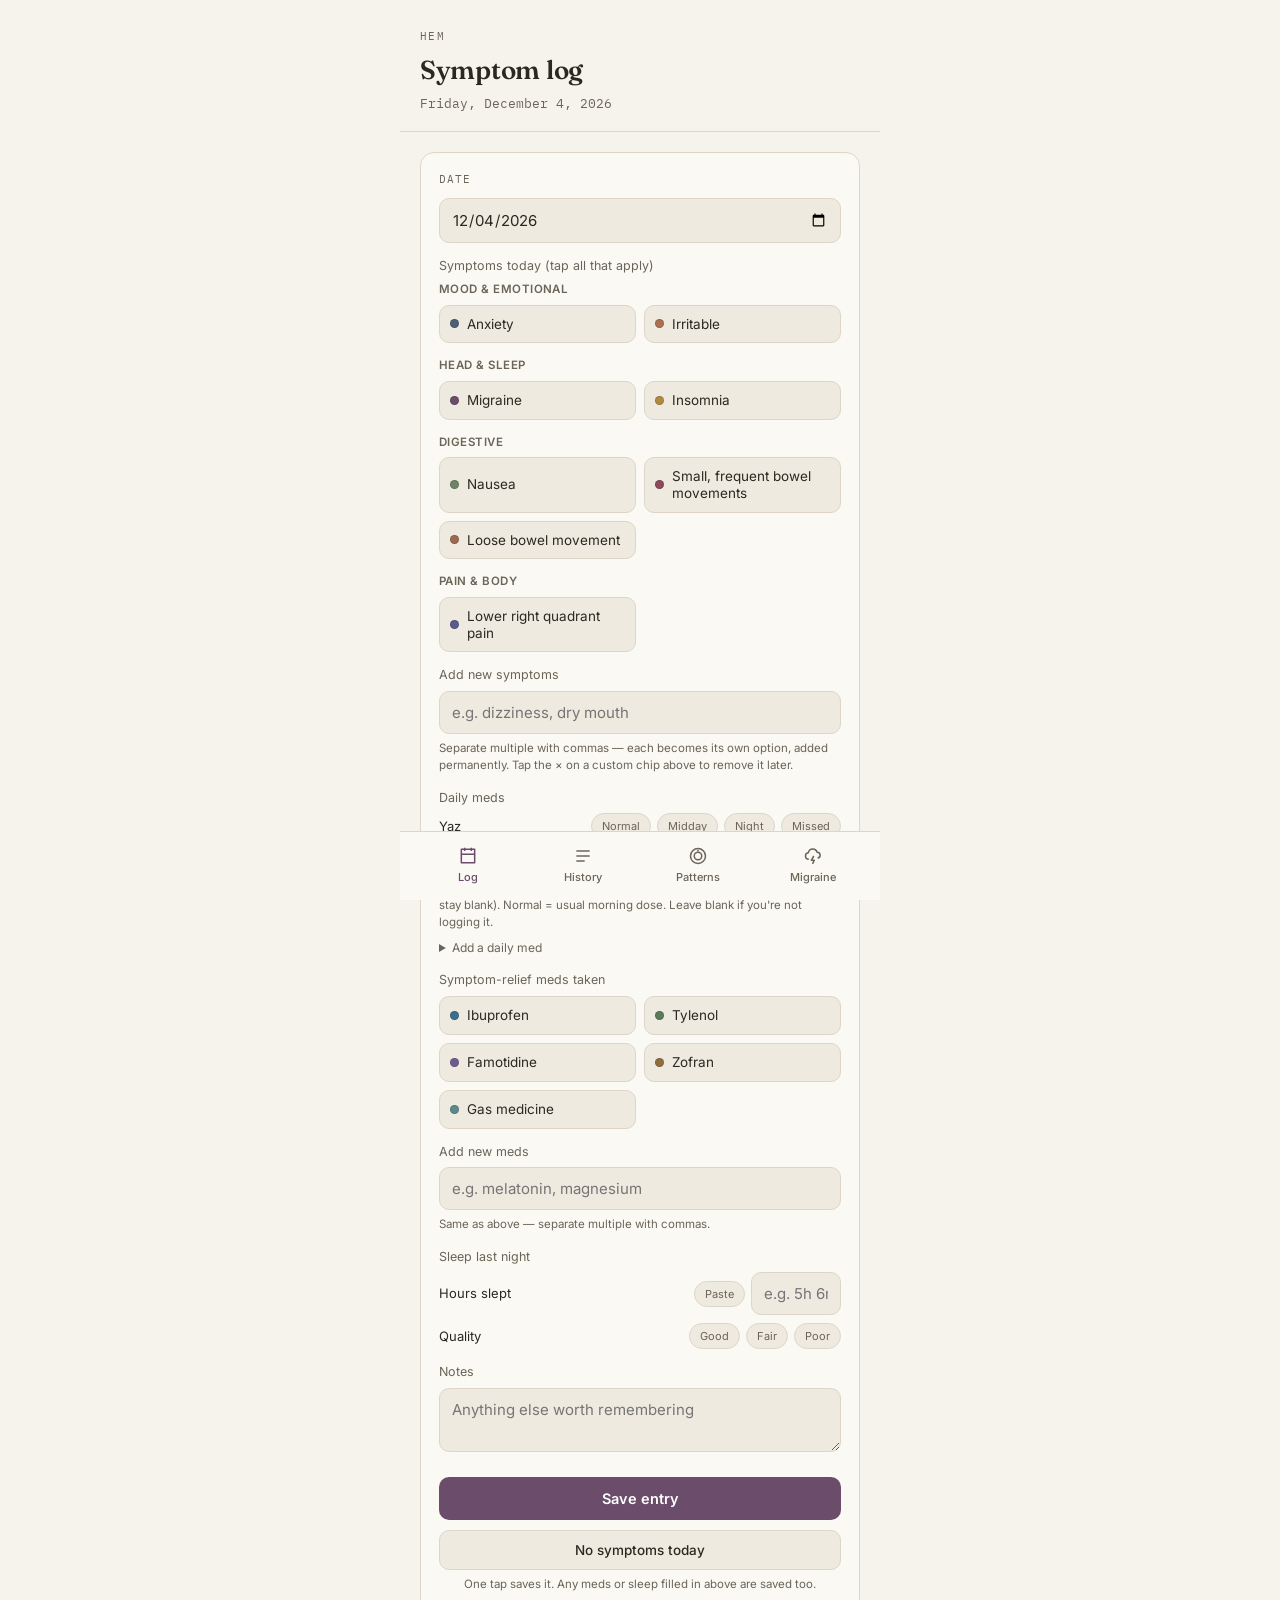
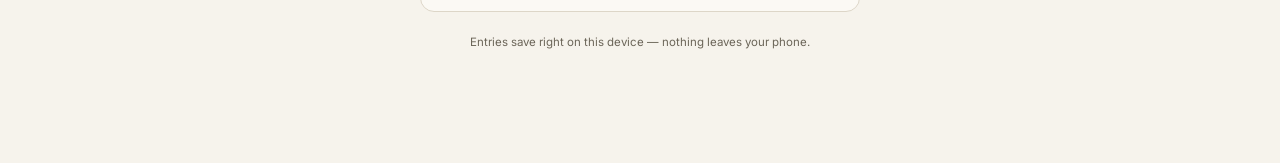
<file: index.html>
<!DOCTYPE html>
<html lang="en">
<head>
<meta charset="UTF-8">
<meta name="viewport" content="width=device-width, initial-scale=1, viewport-fit=cover">
<meta name="apple-mobile-web-app-capable" content="yes">
<meta name="apple-mobile-web-app-status-bar-style" content="black-translucent">
<meta name="theme-color" content="#F6F3EC">
<link rel="apple-touch-icon" href="hem-icon.png">
<link rel="icon" href="hem-icon.png">
<title>Hem — symptom log</title>
<link rel="preconnect" href="https://fonts.googleapis.com">
<link rel="preconnect" href="https://fonts.gstatic.com" crossorigin>
<link href="https://fonts.googleapis.com/css2?family=Fraunces:opsz,wght@9..144,400;9..144,500;9..144,600&family=Inter:wght@400;500;600&family=IBM+Plex+Mono:wght@400;500&display=swap" rel="stylesheet">
<style>
  :root{
    --bg:#F6F3EC;
    --bg-alt:#EFEAE0;
    --card:#FBF9F4;
    --ink:#2B2822;
    --ink-soft:#6B6558;
    --line:#DDD6C8;
    --plum:#6B4C6B;
    --plum-dark:#5A3E5A;
    --sage:#6F8368;
    --radius:14px;
  }
  *{box-sizing:border-box;-webkit-tap-highlight-color:transparent;}
  html,body{margin:0;padding:0;background:var(--bg);color:var(--ink);}
  body{
    font-family:'Inter',-apple-system,BlinkMacSystemFont,sans-serif;
    font-size:15px;
    line-height:1.5;
    -webkit-font-smoothing:antialiased;
  }
  h1,h2,h3{font-family:'Fraunces',Georgia,serif;font-weight:600;margin:0;letter-spacing:-0.01em;}
  .mono{font-family:'IBM Plex Mono',ui-monospace,monospace;}
  #shell{
    max-width:480px;
    margin:0 auto;
    min-height:100vh;
    background:var(--bg);
    display:flex;
    flex-direction:column;
    position:relative;
  }
  header{
    padding:28px 20px 18px;
    border-bottom:1px solid var(--line);
  }
  header .eyebrow{
    font-family:'IBM Plex Mono',monospace;
    font-size:11px;
    letter-spacing:0.12em;
    text-transform:uppercase;
    color:var(--ink-soft);
    margin-bottom:6px;
  }
  header h1{font-size:26px;}
  header .today{
    margin-top:4px;
    font-size:13px;
    color:var(--ink-soft);
  }
  main{
    flex:1;
    padding:20px 20px 100px;
  }
  .card{
    background:var(--card);
    border:1px solid var(--line);
    border-radius:var(--radius);
    padding:18px;
    margin-bottom:16px;
  }
  .section-label{
    font-family:'IBM Plex Mono',monospace;
    font-size:11px;
    letter-spacing:0.1em;
    text-transform:uppercase;
    color:var(--ink-soft);
    margin-bottom:10px;
    display:block;
  }
  .tip-block{border-top:1px solid var(--line);padding:10px 0;}
  .tip-block:first-of-type{border-top:none;}
  .tip-block summary{display:flex;align-items:center;gap:8px;cursor:pointer;list-style:none;font-size:14px;}
  .tip-block summary::-webkit-details-marker{display:none;}
  .tip-block summary::after{content:'+';margin-left:auto;color:var(--ink-soft);font-size:16px;}
  .tip-block[open] summary::after{content:'\2212';}
  .tip-block .dot{width:9px;height:9px;border-radius:50%;flex:none;}
  .tip-title{font-weight:600;color:var(--ink);}
  .tip-count{font-family:'IBM Plex Mono',monospace;font-size:11px;color:var(--ink-soft);}
  .tip-personal{font-size:12.5px;color:var(--ink-soft);margin:8px 0 6px;line-height:1.5;}
  .tip-list{margin:0;padding-left:18px;font-size:13.5px;line-height:1.6;color:var(--ink);}
  .tip-doc{font-size:12px;color:var(--ink);margin:8px 0 0;padding:8px 10px;border-radius:8px;background:var(--line);line-height:1.5;}
  .banner{
    font-size:12px;
    color:#8C4A5B;
    background:#F3E7E4;
    border:1px solid #E2C9C4;
    border-radius:10px;
    padding:9px 12px;
    margin-bottom:16px;
  }
  .banner.nudge{
    color:var(--plum);
    background:#EFE7EC;
    border-color:#DCC9D6;
  }
  .link-btn{
    background:none;
    border:none;
    color:var(--plum);
    text-decoration:underline;
    font-size:12px;
    cursor:pointer;
    font-family:inherit;
    padding:0;
    display:block;
  }
  input[type="date"], input[type="number"], input[type="text"], textarea{
    width:100%;
    max-width:100%;
    min-width:0;
    box-sizing:border-box;
    font-family:'Inter',sans-serif;
    font-size:15px;
    color:var(--ink);
    background:var(--bg-alt);
    border:1px solid var(--line);
    border-radius:10px;
    padding:11px 12px;
    outline:none;
  }
  input[type="date"]{
    appearance:none;
    -webkit-appearance:none;
  }
  input:focus, textarea:focus{
    border-color:var(--plum);
  }
  textarea{resize:vertical;min-height:64px;font-family:inherit;}
  .symptom-grid{
    display:grid;
    grid-template-columns:1fr 1fr;
    gap:8px;
  }
  .symptom-category{
    margin-bottom:14px;
  }
  .symptom-category:last-child{
    margin-bottom:0;
  }
  .symptom-category-label{
    font-size:11.5px;
    font-weight:600;
    text-transform:uppercase;
    letter-spacing:0.04em;
    color:var(--ink-soft);
    margin-bottom:6px;
  }
  .timing-table{
    display:flex;
    flex-direction:column;
    gap:14px;
  }
  .timing-row-label{
    display:flex;
    align-items:center;
    gap:8px;
    font-size:13.5px;
    font-weight:600;
    color:var(--ink);
    margin-bottom:6px;
  }
  .timing-occs{
    display:flex;
    flex-wrap:wrap;
    gap:6px;
  }
  .timing-chip{
    display:flex;
    align-items:center;
    gap:4px;
    background:var(--bg-alt);
    border:1px solid var(--line);
    border-radius:8px;
    padding:4px 8px;
    font-size:12px;
    color:var(--ink);
  }
  .timing-chip-month{
    color:var(--ink-soft);
    font-size:11px;
  }
  .history-filter-row{
    display:flex;
    align-items:center;
    gap:10px;
    margin-top:8px;
    flex-wrap:wrap;
  }
  .history-filter-row select{
    flex:1 1 auto;
    min-width:0;
    padding:6px 8px;
    font-size:12.5px;
    border:1px solid var(--line);
    border-radius:8px;
    background:var(--bg-alt);
    color:var(--ink);
  }
  .history-filter-row .link-btn{
    white-space:nowrap;
    font-size:12px;
  }
  .timing-group-label{
    font-size:11.5px;
    font-weight:600;
    text-transform:uppercase;
    letter-spacing:0.04em;
    color:var(--ink-soft);
    margin:14px 0 8px;
  }
  .timing-group-label:first-child{
    margin-top:0;
  }
  .symptom-toggle{
    display:flex;
    align-items:center;
    gap:8px;
    padding:10px 10px;
    border:1px solid var(--line);
    border-radius:10px;
    background:var(--bg-alt);
    cursor:pointer;
    user-select:none;
    font-size:13.5px;
    line-height:1.25;
    position:relative;
  }
  .chip-remove{
    margin-left:auto;
    padding-left:6px;
    font-size:15px;
    line-height:1;
    color:var(--ink-soft);
  }
  .symptom-toggle.active .chip-remove{color:rgba(255,255,255,0.7);}
  .symptom-toggle .dot{
    width:9px;height:9px;border-radius:50%;flex:none;
    border:1px solid rgba(0,0,0,0.15);
  }
  .symptom-toggle.active{
    background:var(--ink);
    color:#fff;
    border-color:var(--ink);
  }
  .symptom-toggle.active .dot{border-color:rgba(255,255,255,0.5);}
  label.field-label{
    display:block;
    font-size:12.5px;
    color:var(--ink-soft);
    margin:14px 0 6px;
  }
  .hint{font-size:11.5px;color:var(--ink-soft);margin-top:6px;}
  button.primary{
    width:100%;
    margin-top:18px;
    padding:13px;
    border:none;
    border-radius:10px;
    background:var(--plum);
    color:#fff;
    font-family:'Inter',sans-serif;
    font-weight:600;
    font-size:14.5px;
    cursor:pointer;
    transition:background 0.15s ease;
  }
  button.primary:active{background:var(--plum-dark);}
  button.primary.saved{background:var(--sage);}
  .doctor-range{width:100%;padding:10px;font-size:14px;border:1px solid var(--line);border-radius:10px;background:var(--bg-alt);color:var(--ink);font-family:'Inter',sans-serif;}
  button.primary.doctor-btn{margin-top:10px;}
  .doctor-field-label{display:block;font-size:12.5px;font-weight:500;color:var(--ink);margin:0 0 4px;}
  .doctor-reason{width:100%;padding:10px;font-size:14px;border:1px solid var(--line);border-radius:10px;background:var(--bg-alt);color:var(--ink);font-family:'Inter',sans-serif;resize:vertical;margin-bottom:8px;}
  .sev-guide{font-size:12px;line-height:1.45;color:var(--ink-soft);margin:-2px 0 8px;}
  .sev-guide strong{color:var(--ink);font-weight:600;}
  .doctor-check{display:flex;gap:8px;align-items:flex-start;font-size:13px;color:var(--ink);margin-top:10px;}
  .doctor-check input{margin-top:3px;accent-color:var(--plum);}
  button.primary.doctor-btn:disabled{opacity:0.6;}
  .secondary-btn{
    display:block;
    width:100%;
    margin-bottom:8px;
    padding:11px;
    border:1px solid var(--line);
    border-radius:10px;
    background:var(--bg-alt);
    color:var(--ink);
    font-family:'Inter',sans-serif;
    font-weight:500;
    font-size:13.5px;
    cursor:pointer;
  }
  .secondary-btn:last-of-type{margin-bottom:0;}
  .secondary-btn:active{background:var(--line);}
  .secondary-btn.mt{margin-top:10px;}
  .severity-list{
    display:flex;
    flex-direction:column;
    gap:8px;
    margin-bottom:4px;
  }
  .severity-row{
    display:flex;
    align-items:center;
    justify-content:space-between;
    gap:8px;
    flex-wrap:wrap;
  }
  .severity-row-label{font-size:13px;color:var(--ink);flex:1;min-width:0;}
  .severity-btns{display:flex;gap:6px;flex:none;}
  .sev-btn{
    border:1px solid var(--line);
    background:var(--bg-alt);
    color:var(--ink-soft);
    border-radius:20px;
    padding:5px 10px;
    font-size:11px;
    font-family:'Inter',sans-serif;
    text-transform:capitalize;
    cursor:pointer;
  }
  .sev-btn.active{
    background:var(--plum);
    border-color:var(--plum);
    color:#fff;
  }
  .sev-btn.missed.active{background:#8C4A5B;border-color:#8C4A5B;}
  .sev-btn.sage.active{background:var(--sage);border-color:var(--sage);}
  .loc-block{display:flex;flex-direction:column;gap:6px;padding:6px 0 2px 10px;border-left:2px solid var(--line);margin-left:2px;}
  .loc-btns{display:flex;flex-wrap:wrap;gap:6px;}
  .loc-btns .sev-btn{text-transform:none;}
  .sleep-hours{width:90px !important;flex:none;text-align:center;}
  .sleep-compare{display:grid;grid-template-columns:1fr 1fr;gap:10px;margin:0 0 10px;}
  .sleep-compare > div{background:var(--bg-alt);border-radius:10px;padding:10px 12px;}
  .sleep-big{font-family:'IBM Plex Mono',monospace;font-size:24px;color:var(--plum);line-height:1.1;}
  .sleep-cap{font-size:11.5px;color:var(--ink-soft);margin-top:3px;line-height:1.35;}
  .sleep-axis{display:flex;justify-content:space-between;font-family:'IBM Plex Mono',monospace;font-size:9.5px;color:var(--ink-soft);padding:0 2px;margin:2px 0 2px;}
  .sleep-axis span:nth-child(2){position:relative;left:0;}
  .sleep-row{margin:0 0 10px;}
  .sleep-row-label{font-size:13px;display:flex;align-items:center;gap:6px;flex-wrap:wrap;}
  .sleep-row-meta{font-size:11px;color:var(--ink-soft);}
  .sleep-flag{font-size:10.5px;background:var(--plum);color:#fff;border-radius:8px;padding:1px 7px;}
  .sleep-flag.calm{background:var(--sage);}
  .time-input{width:130px !important;flex:none;}
  .no-sym-toggle{margin-bottom:10px;}
  .no-sym-toggle.active{background:var(--sage);border-color:var(--sage);}
  .entry-meta{font-size:12px;color:var(--ink-soft);margin-top:6px;line-height:1.5;}
  .entry-meta b{font-weight:600;color:var(--ink);}
  details.add-daily{margin-top:8px;}
  details.add-daily summary{font-size:12px;color:var(--ink-soft);cursor:pointer;}
  details.add-daily input{margin-top:6px;}
  .sev-dot{
    font-size:7px;
    letter-spacing:-1px;
    opacity:0.9;
  }
  .empty-state{
    text-align:center;
    padding:36px 16px;
    color:var(--ink-soft);
  }
  .empty-state h3{font-size:17px;color:var(--ink);margin-bottom:6px;}
  .empty-state p{font-size:13.5px;margin:0;}
  .month-header{
    font-family:'IBM Plex Mono',monospace;
    font-size:11px;
    letter-spacing:0.1em;
    text-transform:uppercase;
    color:var(--ink-soft);
    margin:20px 0 8px;
  }
  .month-header:first-child{margin-top:0;}
  .entry-row{
    background:var(--card);
    border:1px solid var(--line);
    border-radius:var(--radius);
    padding:14px 16px;
    margin-bottom:10px;
  }
  .entry-row .top{
    display:flex;
    justify-content:space-between;
    align-items:baseline;
    margin-bottom:8px;
  }
  .entry-row .date{font-weight:600;font-size:15px;}
  .entry-row .weekday{font-size:11.5px;color:var(--ink-soft);margin-left:6px;font-weight:400;}
  .entry-row .cycle-day{
    font-size:10.5px;
    color:var(--plum);
    background:var(--bg-alt);
    border-radius:20px;
    padding:2px 8px;
    margin-left:8px;
    font-family:'IBM Plex Mono',monospace;
  }
  .entry-row .del{
    background:none;border:none;color:var(--ink-soft);
    font-size:12px;cursor:pointer;padding:4px 2px;
    font-family:'IBM Plex Mono',monospace;
    margin-left:10px;
  }
  .entry-row .del:first-of-type{margin-left:0;}
  .entry-row .del:active{color:#8C4A5B;}
  .tags{display:flex;flex-wrap:wrap;gap:6px;margin-bottom:6px;}
  .tag{
    font-size:11.5px;
    padding:3px 9px;
    border-radius:20px;
    color:#fff;
    font-weight:500;
  }
  .entry-row .notes{font-size:13px;color:var(--ink-soft);margin-top:4px;}
  .wheel-wrap{display:flex;justify-content:center;margin:6px 0 4px;}
  .legend{
    display:flex;
    flex-direction:column;
    gap:7px;
    margin-top:16px;
  }
  .legend-row{
    display:flex;
    align-items:center;
    gap:9px;
    font-size:13px;
  }
  .legend-row .dot{width:9px;height:9px;border-radius:50%;flex:none;}
  .legend-row .count{margin-left:auto;color:var(--ink-soft);font-family:'IBM Plex Mono',monospace;font-size:12px;}
  .cycle-input-row{
    display:flex;
    align-items:center;
    gap:10px;
    margin-bottom:16px;
  }
  .cycle-input-row input{width:72px;flex:none;}
  .cycle-input-row span{font-size:13px;color:var(--ink-soft);}
  nav.tabbar{
    position:fixed;
    bottom:0;left:0;right:0;
    max-width:480px;
    margin:0 auto;
    background:var(--card);
    border-top:1px solid var(--line);
    display:flex;
    padding:8px 10px calc(10px + env(safe-area-inset-bottom));
  }
  nav.tabbar button{
    flex:1;
    background:none;
    border:none;
    display:flex;
    flex-direction:column;
    align-items:center;
    gap:4px;
    padding:6px 4px;
    cursor:pointer;
    color:var(--ink-soft);
    font-family:'Inter',sans-serif;
    font-size:11px;
    font-weight:500;
  }
  nav.tabbar button.active{color:var(--plum);}
  nav.tabbar svg{width:20px;height:20px;}
  .footer-note{
    text-align:center;
    font-size:11.5px;
    color:var(--ink-soft);
    margin-top:22px;
  }
  .footer-note button{
    background:none;border:none;color:var(--ink-soft);
    text-decoration:underline;font-size:11.5px;cursor:pointer;
    font-family:inherit;padding:0;
  }
  /* ---------- Migraine tab (Brainstorm) ---------- */
  nav.tabbar button.mig-tab.active{color:var(--plum);}
  .m-hero{display:flex;align-items:center;gap:12px;}
  .m-hero svg{width:52px;height:52px;flex:none;}
  .m-hero h2{font-size:20px;}
  .m-hero p{margin:0;font-size:13px;color:var(--ink-soft);line-height:1.45;}
  .m-stats{display:grid;grid-template-columns:repeat(3,1fr);gap:8px;margin-top:14px;}
  .m-stat{background:var(--bg-alt);border-radius:10px;padding:10px 10px 9px;}
  .m-stat b{display:block;font-family:'Fraunces',Georgia,serif;font-size:22px;line-height:1.1;font-weight:600;}
  .m-stat span{font-size:11.5px;color:var(--ink-soft);line-height:1.3;display:block;margin-top:2px;}
  .meter-wrap{margin-top:16px;}
  .meter-top{display:flex;justify-content:space-between;align-items:baseline;gap:8px;font-size:13px;}
  .meter-top b{font-weight:600;}
  .meter-status{font-size:11px;font-weight:600;border-radius:20px;padding:2px 9px;background:var(--bg-alt);color:var(--sage);white-space:nowrap;}
  .meter-status.warn{background:#F6ECDC;color:#8A5B1C;}
  .meter-status.over{background:#F3E7E4;color:#8C4A5B;}
  .meter{position:relative;height:8px;background:var(--bg-alt);border-radius:99px;margin:22px 0 6px;}
  .meter i{position:absolute;left:0;top:0;bottom:0;border-radius:99px;background:var(--plum);min-width:8px;}
  .meter.warn i{background:#B07A2E;}
  .meter.over i{background:#8C4A5B;}
  .meter .tick{position:absolute;top:-17px;bottom:-3px;width:1px;background:var(--ink-soft);opacity:.55;}
  .meter .tick span{position:absolute;top:-1px;left:4px;font:10px 'IBM Plex Mono',monospace;color:var(--ink-soft);white-space:nowrap;}
  .m-cal-head{display:flex;align-items:center;justify-content:space-between;margin-bottom:10px;}
  .m-cal-head h3{font-size:16px;}
  .m-cal-head button{background:var(--bg-alt);border:1px solid var(--line);border-radius:8px;width:36px;height:32px;cursor:pointer;color:var(--ink);font-size:15px;}
  .m-cal{display:grid;grid-template-columns:repeat(7,1fr);gap:4px;}
  .m-cal .dow{font:10px 'IBM Plex Mono',monospace;color:var(--ink-soft);text-align:center;padding-bottom:2px;}
  .m-cal .d{aspect-ratio:1;border-radius:8px;background:var(--bg-alt);border:none;font:12px 'Inter',sans-serif;color:var(--ink-soft);position:relative;display:flex;align-items:center;justify-content:center;padding:0;}
  .m-cal .d.mig{font-weight:600;cursor:pointer;}
  .m-cal .d.today{box-shadow:inset 0 0 0 1.5px var(--ink);}
  .m-cal .d .rx{position:absolute;bottom:3px;left:50%;width:4px;height:4px;margin-left:-2px;border-radius:50%;background:var(--ink-soft);}
  .m-cal .d.light .rx{background:#fff;}
  .m-legend{display:flex;flex-wrap:wrap;gap:6px 14px;font-size:11.5px;color:var(--ink-soft);margin-top:10px;align-items:center;}
  .m-legend .ramp{display:inline-flex;gap:2px;vertical-align:middle;margin:0 4px;}
  .m-legend .ramp i{width:12px;height:10px;border-radius:2px;display:inline-block;}
  .m-legend .rxdot{display:inline-block;width:5px;height:5px;border-radius:50%;background:var(--ink-soft);vertical-align:middle;margin-right:4px;}
  .m-badge{font-size:11px;font-weight:600;border-radius:20px;padding:2px 9px;background:#F3E7E4;color:#8C4A5B;white-space:nowrap;}
  .m-badge.ok{background:var(--bg-alt);color:var(--plum);}
  .m-row{cursor:pointer;}
  .m-row:active{background:var(--bg-alt);}
  .m-meta{font-size:12.5px;color:var(--ink-soft);line-height:1.6;}
  .m-meta b{color:var(--ink);font-weight:600;}
  .m-tagline{display:flex;flex-wrap:wrap;gap:5px;margin-top:6px;}
  .m-tagline span{font-size:11px;background:var(--bg-alt);border:1px solid var(--line);border-radius:20px;padding:2px 8px;color:var(--ink);}
  .m-form .card h3{font-size:16px;margin-bottom:2px;}
  .m-form .sub{font-size:12px;color:var(--ink-soft);margin:0 0 10px;}
  .m-form input[type="time"]{font-family:'Inter',sans-serif;font-size:15px;color:var(--ink);background:var(--bg-alt);border:1px solid var(--line);border-radius:10px;padding:9px 10px;min-height:42px;width:130px;-webkit-appearance:none;appearance:none;}
  .m-form select{font-family:'Inter',sans-serif;font-size:14px;color:var(--ink);background:var(--bg-alt);border:1px solid var(--line);border-radius:10px;padding:9px 10px;}
  .m-title{display:flex;justify-content:space-between;align-items:flex-start;gap:10px;}
  .m-title h2{font-size:21px;}
  .m-title .m-sub{font-size:12.5px;color:var(--ink-soft);margin-top:3px;}
  .time-grid{display:grid;grid-template-columns:auto 1fr;gap:10px 12px;align-items:center;}
  .time-grid > span{font-size:13px;color:var(--ink);}
  .time-row{display:flex;align-items:center;gap:6px;flex-wrap:wrap;}
  .pain-scale{display:grid;grid-template-columns:repeat(11,1fr);gap:4px;}
  .pain-scale button{border:none;border-radius:8px;height:40px;font:600 13px 'Inter',sans-serif;cursor:pointer;padding:0;}
  .pain-scale button.active{outline:2.5px solid var(--ink);outline-offset:1px;}
  .pain-ends{display:flex;justify-content:space-between;font-size:11px;color:var(--ink-soft);margin-top:5px;}
  .head-maps{display:grid;grid-template-columns:1fr 1fr;gap:10px;margin-top:4px;}
  .head-maps figure{margin:0;text-align:center;}
  .head-maps figcaption{font:10.5px 'IBM Plex Mono',monospace;letter-spacing:.08em;text-transform:uppercase;color:var(--ink-soft);margin-top:2px;}
  .head-maps svg{width:100%;max-width:170px;height:auto;touch-action:manipulation;}
  .head-base{fill:var(--bg-alt);stroke:var(--line);stroke-width:1.5;}
  .rg{cursor:pointer;}
  .rg rect,.rg ellipse{fill:#E3DBCC;stroke:var(--card);stroke-width:2.5;transition:fill .12s ease;}
  .rg.on rect,.rg.on ellipse{fill:var(--plum);}
  .rg:focus{outline:none;}
  .rg:focus-visible rect,.rg:focus-visible ellipse{stroke:var(--ink);}
  .head-ear{fill:#E3DBCC;stroke:var(--line);stroke-width:1.5;}
  .head-face{fill:none;stroke:#A99E8C;stroke-width:2;stroke-linecap:round;stroke-linejoin:round;pointer-events:none;}
  .head-lr{font:600 11px 'IBM Plex Mono',monospace;fill:var(--ink-soft);}
  .m-picked{font-size:12.5px;color:var(--ink);margin-top:8px;min-height:1.2em;}
  .m-picked.empty{color:var(--ink-soft);}
  .chip-row{display:flex;flex-wrap:wrap;gap:6px;}
  .chip-row .sev-btn{text-transform:none;font-size:12.5px;padding:7px 12px;}
  .chip-row .sev-btn .x{margin-left:6px;opacity:.7;}
  .m-group{font-size:11.5px;font-weight:600;text-transform:uppercase;letter-spacing:.04em;color:var(--ink-soft);margin:12px 0 6px;}
  .m-group:first-child{margin-top:0;}
  .m-from-hem{background:var(--bg-alt);border-radius:10px;padding:10px 12px;font-size:12.5px;color:var(--ink-soft);line-height:1.6;}
  .m-from-hem b{color:var(--ink);font-weight:600;}
  .m-med{display:flex;align-items:center;gap:10px;padding:10px 0;border-top:1px solid var(--line);flex-wrap:wrap;}
  .m-med:first-child{border-top:none;padding-top:2px;}
  .m-med label{display:flex;align-items:center;gap:9px;flex:1;min-width:150px;font-size:14px;cursor:pointer;}
  .m-med input[type="checkbox"]{width:19px;height:19px;accent-color:var(--plum);flex:none;}
  .m-med .t{font-size:12px;color:var(--ink-soft);}
  .m-med.off label{color:var(--ink-soft);text-decoration:line-through;}
  .m-wx{display:flex;gap:16px;align-items:flex-end;flex-wrap:wrap;}
  .m-wx div{font-size:11.5px;color:var(--ink-soft);}
  .m-wx b{display:block;font-family:'Fraunces',Georgia,serif;font-size:19px;color:var(--ink);font-weight:600;line-height:1.15;}
  .m-trend{display:inline-block;font-size:11px;font-weight:600;padding:2px 8px;border-radius:20px;background:var(--bg-alt);color:var(--ink);margin-top:3px;}
  .m-trend.fall{background:#F3E7E4;color:#8C4A5B;}
  .m-actions{display:flex;gap:10px;align-items:center;}
  .m-actions button.primary{margin-top:0;flex:1;}
  .m-skip{background:none;border:1px solid var(--line);border-radius:10px;padding:13px 16px;font:500 14px 'Inter',sans-serif;color:var(--ink-soft);cursor:pointer;}
  .m-inline-add{display:flex;gap:6px;margin-top:10px;}
  .m-inline-add input{flex:1;}
  .m-inline-add button{flex:none;border:1px solid var(--line);background:var(--bg-alt);border-radius:10px;padding:0 14px;font:500 13px 'Inter',sans-serif;color:var(--ink);cursor:pointer;}
  .m-class-row{display:flex;align-items:center;justify-content:space-between;gap:10px;padding:7px 0;border-top:1px solid var(--line);font-size:13.5px;}
  .m-class-row:first-of-type{border-top:none;}
  .m-class-row select{max-width:58%;font-family:'Inter',sans-serif;font-size:13px;color:var(--ink);background:var(--bg-alt);border:1px solid var(--line);border-radius:8px;padding:6px 8px;}
  details.m-details summary{cursor:pointer;list-style:none;display:flex;align-items:center;}
  details.m-details summary::-webkit-details-marker{display:none;}
  details.m-details summary::after{content:'+';margin-left:auto;color:var(--ink-soft);font-size:18px;}
  details.m-details[open] summary::after{content:'\2212';}
</style>
</head>
<body>
<div id="shell">
  <header>
    <div class="eyebrow" id="page-eyebrow">Hem</div>
    <h1 id="page-title">Symptom log</h1>
    <div class="today mono" id="today-label"></div>
  </header>
  <main id="main"></main>
  <nav class="tabbar">
    <button data-view="log" id="tab-log">
      <svg viewBox="0 0 24 24" fill="none" stroke="currentColor" stroke-width="1.8"><path d="M4 4h16v16H4z" stroke-linejoin="round"/><path d="M8 2v4M16 2v4M4 10h16"/></svg>
      Log
    </button>
    <button data-view="history" id="tab-history">
      <svg viewBox="0 0 24 24" fill="none" stroke="currentColor" stroke-width="1.8"><path d="M4 6h16M4 12h16M4 18h10"/></svg>
      History
    </button>
    <button data-view="patterns" id="tab-patterns">
      <svg viewBox="0 0 24 24" fill="none" stroke="currentColor" stroke-width="1.8"><circle cx="12" cy="12" r="9"/><circle cx="12" cy="12" r="4.5"/><circle cx="12" cy="5.5" r="1.1" fill="currentColor" stroke="none"/></svg>
      Patterns
    </button>
    <button data-view="migraine" id="tab-migraine" class="mig-tab">
      <svg viewBox="0 0 24 24" fill="none" stroke="currentColor" stroke-width="1.8" stroke-linejoin="round"><path d="M7 16a4 4 0 0 1-.6-7.96A5.5 5.5 0 0 1 17 7.5a3.5 3.5 0 0 1 .5 6.97"/><path d="M13 12l-3 5h3.5l-2 4.5"/></svg>
      Migraine
    </button>
  </nav>
</div>

<script>
const BASE_SYMPTOMS = [
  {id:'nausea', label:'Nausea', color:'#6F8368'},
  {id:'migraine', label:'Migraine', color:'#6B4C6B'},
  {id:'anxiety', label:'Anxiety', color:'#4F5D75'},
  {id:'irritable', label:'Irritable', color:'#A9724F'},
  {id:'bowel-frequent', label:'Small, frequent bowel movements', color:'#8C4A5B'},
  {id:'bowel-loose', label:'Loose bowel movement', color:'#9C6B4F'},
  {id:'rlq-pain', label:'Lower right quadrant pain', color:'#5A5A8C'},
  {id:'insomnia', label:'Insomnia', color:'#B08A3E'},
];
const CUSTOM_PALETTE = ['#7C9A92','#8A8272','#4F7A6B','#7A5C6B','#5C7A9C','#9C8A4F','#6B4A5C','#5C8A5C','#8A5C4A','#4A6B8A'];
const BASE_MEDS = [
  {id:'ibuprofen', label:'Ibuprofen', color:'#3E6E8E'},
  {id:'tylenol', label:'Tylenol', color:'#5C7A5C'},
  {id:'famotidine', label:'Famotidine', color:'#6E5C8E'},
  {id:'zofran', label:'Zofran', color:'#8E6E3E'},
  {id:'gas-medicine', label:'Gas medicine', color:'#5C8A8A'},
];
const MEDS_CUSTOM_PALETTE = ['#4A6B8A','#6B4A8A','#8A6B4A','#4A8A6B','#8A4A6B','#6B8A4A','#4A4A8A','#8A8A4A'];
const STORAGE_KEY = 'loop-tracker-data';

// Groups symptoms into categories on the Log tab so the list is easier to
// scan. Each built-in symptom gets an explicit category; a symptom you add
// yourself is sorted in automatically by matching keywords in its label —
// no extra tapping required, and nothing is stored, so it stays in sync
// even if you rename how you think about it.
const SYMPTOM_CATEGORIES = ['Mood & emotional', 'Head & sleep', 'Digestive', 'Pain & body', 'Other'];
const CATEGORY_KEYWORDS = {
  'Mood & emotional': ['anxi','irritab','mood','cry','fight','angry','sad','stress','overwhelm','depress','argu'],
  'Head & sleep': ['migrain','headache','insomnia','sleep','tired','fatigue','dizzy','brain fog','brain','energy'],
  'Digestive': ['nausea','bowel','stomach','gas','bloat','reflux','constipat','diarrhea','vomit','gut','appetite'],
  'Pain & body': ['pain','ache','cramp','sore','tender','breast','groin','neck','back','joint','muscle','quadrant','headache']
};
const BASE_SYMPTOM_CATEGORY = {
  'nausea': 'Digestive',
  'migraine': 'Head & sleep',
  'anxiety': 'Mood & emotional',
  'irritable': 'Mood & emotional',
  'bowel-frequent': 'Digestive',
  'bowel-loose': 'Digestive',
  'rlq-pain': 'Pain & body',
  'insomnia': 'Head & sleep'
};
function categoryFor(symptom){
  if(BASE_SYMPTOM_CATEGORY[symptom.id]) return BASE_SYMPTOM_CATEGORY[symptom.id];
  const label = symptom.label.toLowerCase();
  for(const cat of SYMPTOM_CATEGORIES){
    const keywords = CATEGORY_KEYWORDS[cat];
    if(keywords && keywords.some(k => label.includes(k))) return cat;
  }
  return 'Other';
}

const SEVERITY_LEVELS = ['mild', 'moderate', 'severe'];
const SEVERITY_DOTS = {mild: '●', moderate: '●●', severe: '●●●'};

// Daily meds get a quick timing answer instead of a taken/not-taken chip.
// Left blank unless you tap one — blank never means taken or missed.
const BASE_DAILY_MEDS = [{id:'yaz', label:'Yaz'}];
const DAILY_TIMING = [
  {id:'normal', label:'Normal', long:'Normal (morning)'},
  {id:'midday', label:'Midday', long:'Midday'},
  {id:'night', label:'Night', long:'Night'},
  {id:'missed', label:'Missed', long:'Missed'}
];
const PAIN_LOCATIONS = [
  {id:'upper', label:'Upper abdomen'},
  {id:'lower', label:'Lower abdomen/pelvis'},
  {id:'left', label:'Left'},
  {id:'center', label:'Center'},
  {id:'right', label:'Right'}
];
const SLEEP_QUALITY = ['good', 'fair', 'poor'];

// Location choices only show for cramps / abdominal pain symptoms.
function needsPainLocation(s){
  return /cramp|abdom|stomach ?(pain|ache)|belly|pelvic pain/i.test(s.label);
}
// Only an explicit "No symptoms" tap counts as symptom-free. Older entries
// saved with the previous "clean day" button carry clean:true.
function isSymptomFree(e){
  return !!e && (e.noSymptoms === true || e.clean === true) && (e.symptoms||[]).length === 0;
}
function blankForm(){
  return { date: todayISO(), symptoms: new Set(), meds: new Set(), other: '', otherMeds: '', otherDailyMeds: '', notes: '', severity: {}, painLocation: {}, medTiming: {}, medTimes: {}, sleepHours: '', sleepQuality: '', noSymptoms: false, vyvanse: '' };
}
// Accepts "5h 6m", "5 hrs 6 mins", "5:06", "306m", or plain hours "5.1".
// Returns decimal hours (2 places) or null.
function parseSleepHours(v){
  if(v === '' || v === null || v === undefined) return null;
  const t = String(v).trim().toLowerCase();
  if(!t) return null;
  let mins = null, m;
  if((m = t.match(/^(\d{1,2}):(\d{1,2})$/))) mins = (+m[1])*60 + (+m[2]);
  else if((m = t.match(/^(\d+)\s*(m|min|mins|minutes?)$/))) mins = +m[1];
  else if((m = t.match(/^(\d+(?:\.\d+)?)\s*(h|hr|hrs|hours?)?\s*(?:(\d+)\s*(m|min|mins|minutes?)?)?$/))){
    mins = parseFloat(m[1])*60 + (m[3] ? +m[3] : 0);
  }
  if(mins === null || isNaN(mins) || mins < 0 || mins > 24*60) return null;
  return Math.round(mins/60*100)/100;
}
function fmtSleep(hours){
  if(hours === null || hours === undefined || hours === '') return '';
  const total = Math.round(Number(hours)*60);
  const h = Math.floor(total/60), mm = total % 60;
  return mm ? `${h}h ${mm}m` : `${h}h`;
}
// Sleep handed over by the Apple Health shortcut in the link
// (?sleepmin=306). Prefills today's form only; never saves on its own.
// Reads sleep copied by the Apple Health shortcut (e.g. "5h 6m" or "306m").
async function pasteSleep(){
  let text = '';
  try{ text = await navigator.clipboard.readText(); }
  catch(e){ alert("Couldn't read the clipboard. Long-press the Hours box and tap Paste instead."); return; }
  const hours = parseSleepHours(text);
  if(hours === null){ alert(`Clipboard doesn't look like a sleep time: "${String(text).slice(0,30)}"`); return; }
  state.form.sleepHours = fmtSleep(hours);
  render();
}
// Rates a night from Apple Health data: time asleep plus minutes awake
// overnight. Poor = under 5h or 45+ min awake. Good = 6.5h+ and 20 min
// awake or less. Everything else is fair.
function rateSleepQuality(asleepMins, awakeMins){
  if(asleepMins < 300 || awakeMins >= 45) return 'poor';
  if(asleepMins >= 390 && awakeMins <= 20) return 'good';
  return 'fair';
}
function applySleepFromLink(){
  try{
    const params = new URLSearchParams(window.location.search);
    const raw = params.get('sleepmin');
    if(raw === null) return;
    const mins = parseInt(raw, 10);
    if(!isNaN(mins) && mins > 0 && mins <= 24*60){
      state.form.date = todayISO();
      state.form.sleepHours = fmtSleep(mins/60);
      state.sleepFromHealth = true;
      // Quality: the shortcut can pass ?sleepq=good|fair|poor directly, or
      // ?awakemin=N (minutes awake overnight) and Hem rates it.
      const q = (params.get('sleepq') || '').toLowerCase();
      const awake = parseInt(params.get('awakemin'), 10);
      let quality = SLEEP_QUALITY.includes(q) ? q : '';
      if(!quality && !isNaN(awake) && awake >= 0) quality = rateSleepQuality(mins, awake);
      if(quality && !state.form.sleepQuality){
        state.form.sleepQuality = quality;
        state.sleepQualityFromHealth = true;
      }
    }
    params.delete('sleepmin'); params.delete('sleepq'); params.delete('awakemin');
    const q = params.toString();
    window.history.replaceState(null, '', window.location.pathname + (q ? '?' + q : '') + window.location.hash);
  }catch(e){ console.error(e); }
}
function fmtTime(hhmm){
  if(!hhmm) return '';
  const [h,m] = hhmm.split(':').map(Number);
  return new Date(2000,0,1,h,m).toLocaleTimeString(undefined, {hour:'numeric', minute:'2-digit'});
}
function timingLabel(val){
  const t = DAILY_TIMING.find(x => x.id === val);
  return t ? t.long : '';
}
function painLabels(ids){
  return PAIN_LOCATIONS.filter(l => (ids||[]).includes(l.id)).map(l => l.label);
}

let storageAvailable = true;
let state = {
  entries: [],
  cycleLength: 28,
  cycleAnchor: null, // manually-set "day 1" date; null = default to earliest entry
  customSymptoms: [],
  customMeds: [],
  customDailyMeds: [],
  loaded: false,
  view: 'log',
  historyFilter: '',
  historyMonth: '', // '' = all months, else 'YYYY-MM'
  historyDay: '', // '' = all days, else '1'-'31' (day of month)
  historySort: 'date', // 'date' or 'cycleDay'
  editing: null, // date string of the entry currently being edited, or null
  justSaved: false, // briefly true right after a successful save, to show a checkmark
  form: blankForm(),
  // Migraine tab
  migraines: {}, // extra migraine answers keyed by Hem date
  medClasses: {}, // med id -> pain-reliever class override
  mCustomTriggers: [],
  mLoc: null, // last known coordinates for weather
  mEditing: null,
  mForm: null,
  mFromHem: false,
  mCalMonth: '',
  mWxBusy: '',
  mWxForm: ''
};

// The date cycle day 1 counts from — a manual override if set, otherwise
// the earliest logged entry. Shared by History's day badges and the
// Patterns wheel so they always agree.
function getAnchorDate(){
  if(state.cycleAnchor) return state.cycleAnchor;
  const logged = state.entries.filter(isLoggedEntry);
  if(logged.length === 0) return todayISO();
  const sorted = [...logged].sort((a,b) => a.date < b.date ? -1 : 1);
  return sorted[0].date;
}
function cycleDayFor(dateISO){
  const cycleLength = state.cycleLength;
  const anchor = getAnchorDate();
  const raw = daysBetween(anchor, dateISO) % cycleLength;
  return (((raw % cycleLength) + cycleLength) % cycleLength) + 1;
}

function allSymptoms(){
  return BASE_SYMPTOMS.concat(state.customSymptoms);
}
function allMeds(){
  return BASE_MEDS.concat(state.customMeds);
}
function allDailyMeds(){
  return BASE_DAILY_MEDS.concat(state.customDailyMeds);
}
// Relief-med chips, minus anything that's now tracked as a daily med (so a
// custom "Yaz" chip you may have added earlier doesn't show up twice; past
// entries that used it are left exactly as they were).
function reliefMedChoices(){
  const dailyIds = new Set(allDailyMeds().map(m => m.id));
  return allMeds().filter(m => !dailyIds.has(m.id));
}
function todayISO(){
  const d = new Date();
  const off = d.getTimezoneOffset();
  const local = new Date(d.getTime() - off*60000);
  return local.toISOString().slice(0,10);
}
function fmtDate(iso){
  const [y,m,d] = iso.split('-').map(Number);
  const dt = new Date(y, m-1, d);
  return dt.toLocaleDateString(undefined, {month:'short', day:'numeric', year:'numeric'});
}
function fmtWeekday(iso){
  const [y,m,d] = iso.split('-').map(Number);
  return new Date(y,m-1,d).toLocaleDateString(undefined, {weekday:'short'});
}
function fmtMonthShort(iso){
  const [y,m,d] = iso.split('-').map(Number);
  return new Date(y,m-1,d).toLocaleDateString(undefined, {month:'short'});
}
function fmtMonthHeader(iso){
  const [y,m] = iso.split('-').map(Number);
  return new Date(y,m-1,1).toLocaleDateString(undefined, {month:'long', year:'numeric'});
}
function daysBetween(aISO, bISO){
  const [ay,am,ad]=aISO.split('-').map(Number);
  const [by,bm,bd]=bISO.split('-').map(Number);
  const a = Date.UTC(ay,am-1,ad);
  const b = Date.UTC(by,bm-1,bd);
  return Math.round((b-a)/86400000);
}
function addDays(iso, n){
  const [y,m,d] = iso.split('-').map(Number);
  const dt = new Date(Date.UTC(y,m-1,d) + n*86400000);
  return dt.toISOString().slice(0,10);
}

// No real period to anchor to (e.g. continuous/extended-cycle birth control),
// so this looks for a repeating rhythm directly in symptom dates instead.
// For each candidate cycle length it measures how tightly symptom days
// cluster when wrapped onto that length (circular concentration, R close to
// 1 = tight cluster, close to 0 = scattered) and keeps the length that
// clusters best. It then finds where in that cycle symptoms tend to start
// (the densest run of days) and returns the most recent real calendar date
// matching that point, so it can be dropped straight into the cycle-length
// and day-1 fields.
function suggestCycleParams(){
  const dates = [...new Set(state.entries.filter(e => (e.symptoms||[]).length > 0).map(e => e.date))];
  if(dates.length < 8) return {needMoreData: true};
  const epoch = dates.reduce((min, d) => d < min ? d : min, dates[0]);
  const dayNums = dates.map(d => daysBetween(epoch, d));
  const span = Math.max(...dayNums) - Math.min(...dayNums) + 1;

  // Testing a candidate cycle length longer than the data actually spans
  // (well, spans twice over) gives a falsely tight-looking cluster just
  // because the points never get the chance to wrap around and land far
  // apart — so candidates are capped at half the logged span, and if that
  // doesn't leave room for a plausible cycle length, there just isn't
  // enough history yet to say anything reliable.
  const maxL = Math.min(45, Math.floor(span/2));
  if(maxL < 14) return {needMoreData: true};

  let best = null;
  for(let L = 14; L <= maxL; L++){
    let sumCos = 0, sumSin = 0;
    dayNums.forEach(d => {
      const angle = ((d % L) / L) * 2 * Math.PI;
      sumCos += Math.cos(angle);
      sumSin += Math.sin(angle);
    });
    const R = Math.sqrt(sumCos*sumCos + sumSin*sumSin) / dayNums.length;
    if(!best || R > best.R) best = {L, R};
  }

  const L = best.L;
  const counts = new Array(L).fill(0);
  dayNums.forEach(d => counts[((d % L) + L) % L]++);
  const w = Math.max(3, Math.round(L/6));
  let bestWindow = {start: 0, sum: -1};
  for(let s = 0; s < L; s++){
    let sum = 0;
    for(let k = 0; k < w; k++) sum += counts[(s+k) % L];
    if(sum > bestWindow.sum) bestWindow = {start: s, sum};
  }
  const leadDay = bestWindow.start;

  const totalOffsetToToday = daysBetween(epoch, todayISO());
  const k = Math.floor((totalOffsetToToday - leadDay) / L);
  const anchorOffset = leadDay + k*L;
  const anchorDate = addDays(epoch, anchorOffset);

  return {cycleLength: L, anchorDate, confidence: best.R, dataPoints: dayNums.length};
}
// Per-symptom timing check on the person's own cycle length and day 1.
// Pooling every symptom together (as suggestCycleParams does) lets a
// symptom that's spread across the whole cycle drown out one that clusters,
// so this looks at each symptom separately. For each symptom with 6+ days,
// it finds the stretch of the cycle (3 days up to half the cycle, wrapping
// around) where it's most over-represented compared with chance, and keeps
// it if 60%+ of that symptom's days land there.
function computeSymptomClusters(){
  const L = state.cycleLength;
  const out = [];
  allSymptoms().forEach(s => {
    const dates = [...new Set(state.entries.filter(e => (e.symptoms||[]).includes(s.id)).map(e => e.date))];
    const n = dates.length;
    if(n < 6) return;
    const counts = new Array(L).fill(0);
    dates.forEach(d => counts[cycleDayFor(d) - 1]++);
    let best = null;
    for(let w = 3; w <= Math.floor(L/2); w++){
      for(let start = 0; start < L; start++){
        let c = 0;
        for(let k = 0; k < w; k++) c += counts[(start + k) % L];
        const share = c / n;
        const excess = share - w / L;
        if(share >= 0.6 && (!best || excess > best.excess)) best = {start, w, c, share, excess};
      }
    }
    if(!best || best.excess < 0.2) return;
    const from = best.start + 1;
    const to = ((best.start + best.w - 1) % L) + 1;
    out.push({
      symptom: s, n, count: best.c, from, to,
      strength: (best.share >= 0.75 && best.excess >= 0.35) ? 'clear' : 'rough',
      excess: best.excess
    });
  });
  return out.sort((a,b) => b.excess - a.excess);
}
function slugify(str){
  return str.toLowerCase().trim().replace(/[^a-z0-9]+/g,'-').replace(/^-+|-+$/g,'');
}

// Uses the browser's own local storage — works entirely on your device,
// with no dependency on Claude's servers, so it's reliable once this page
// is loaded as a real published link in Safari (not previewed in Claude).
function loadData(){
  try{
    const raw = window.localStorage.getItem(STORAGE_KEY);
    if(raw){
      const parsed = JSON.parse(raw);
      state.entries = parsed.entries || [];
      state.cycleLength = parsed.cycleLength || 28;
      state.cycleAnchor = parsed.cycleAnchor || null;
      state.customSymptoms = parsed.customSymptoms || [];
      state.customMeds = parsed.customMeds || [];
      state.customDailyMeds = parsed.customDailyMeds || [];
      state.migraines = parsed.migraines || {};
      state.medClasses = parsed.medClasses || {};
      state.mCustomTriggers = parsed.mCustomTriggers || [];
      state.mLoc = parsed.mLoc || null;
    }
  }catch(e){
    storageAvailable = false;
    console.error('Storage unavailable:', e);
  }
  state.loaded = true;
  applySleepFromLink();
  render();
}

function saveData(){
  try{
    window.localStorage.setItem(STORAGE_KEY, JSON.stringify({
      entries: state.entries,
      cycleLength: state.cycleLength,
      cycleAnchor: state.cycleAnchor,
      customSymptoms: state.customSymptoms,
      customMeds: state.customMeds,
      customDailyMeds: state.customDailyMeds,
      migraines: state.migraines,
      medClasses: state.medClasses,
      mCustomTriggers: state.mCustomTriggers,
      mLoc: state.mLoc
    }));
    storageAvailable = true;
    return true;
  }catch(e){
    storageAvailable = false;
    console.error('Storage error:', e);
    return false;
  }
}

function setView(v){
  state.view = v;
  render();
}
function toggleSymptom(id){
  if(state.form.symptoms.has(id)){
    state.form.symptoms.delete(id);
    delete state.form.severity[id];
    delete state.form.painLocation[id];
  } else {
    state.form.symptoms.add(id);
    state.form.noSymptoms = false;
  }
  render();
}
function setSeverity(id, level){
  if(state.form.severity[id] === level) delete state.form.severity[id];
  else state.form.severity[id] = level;
  render();
}
function toggleMed(id){
  if(state.form.meds.has(id)){ state.form.meds.delete(id); delete state.form.medTimes[id]; }
  else state.form.meds.add(id);
  render();
}
// Vyvanse tracking starts on VYVANSE_START. From then on, a day with no
// answer counts as taken; only an explicit saved "No" is recorded as missed.
// Days before the start stay blank unless you answer them yourself.
const VYVANSE_START = '2026-10-28';
function vyvanseStatus(date, saved){
  if(saved === 'yes' || saved === 'no') return saved;
  return date >= VYVANSE_START ? 'yes' : '';
}
function setVyvanse(val){
  state.form.vyvanse = state.form.vyvanse === val ? '' : val;
  render();
}
function setMedTiming(id, val){
  if(state.form.medTiming[id] === val) delete state.form.medTiming[id];
  else state.form.medTiming[id] = val;
  render();
}
function togglePainLocation(id, loc){
  const cur = state.form.painLocation[id] || [];
  const next = cur.includes(loc) ? cur.filter(x => x !== loc) : cur.concat(loc);
  if(next.length) state.form.painLocation[id] = next;
  else delete state.form.painLocation[id];
  render();
}
function setSleepQuality(q){
  state.form.sleepQuality = state.form.sleepQuality === q ? '' : q;
  render();
}
function toggleNoSymptomsForm(){
  const f = state.form;
  f.noSymptoms = !f.noSymptoms;
  if(f.noSymptoms){ f.symptoms.clear(); f.severity = {}; f.painLocation = {}; f.other = ''; }
  render();
}
// Splits a comma-separated field so multiple typed items each become
// their own separate, reusable option in the given list.
function resolveOtherItems(text, allItemsFn, customArray, palette){
  const labels = text.split(',').map(s => s.trim()).filter(Boolean);
  const ids = [];
  for(const label of labels){
    let id = slugify(label);
    if(!id) continue;
    const existing = allItemsFn().find(s => s.id === id || s.label.toLowerCase() === label.toLowerCase());
    if(existing){
      ids.push(existing.id);
      continue;
    }
    const color = palette[customArray.length % palette.length];
    customArray.push({id, label, color});
    ids.push(id);
  }
  return ids;
}
function resolveOtherSymptoms(text){
  return resolveOtherItems(text, allSymptoms, state.customSymptoms, CUSTOM_PALETTE);
}
function resolveOtherMeds(text){
  return resolveOtherItems(text, allMeds, state.customMeds, MEDS_CUSTOM_PALETTE);
}
function resolveOtherDailyMeds(text){
  return resolveOtherItems(text, allDailyMeds, state.customDailyMeds, MEDS_CUSTOM_PALETTE);
}

async function removeCustomSymptom(id){
  if(!confirm('Remove this symptom option? It will also be cleared from any past entries.')) return;
  state.customSymptoms = state.customSymptoms.filter(s => s.id !== id);
  state.entries = state.entries.map(e => ({...e, symptoms: e.symptoms.filter(sid => sid !== id)}));
  await saveData();
  render();
}
// Removes the option only. Timing already logged on past days is kept.
async function removeCustomDailyMed(id){
  if(!confirm('Remove this daily med option? Timing already logged on past days is kept.')) return;
  state.customDailyMeds = state.customDailyMeds.filter(m => m.id !== id);
  await saveData();
  render();
}
async function removeCustomMed(id){
  if(!confirm('Remove this med option? It will also be cleared from any past entries.')) return;
  state.customMeds = state.customMeds.filter(s => s.id !== id);
  state.entries = state.entries.map(e => ({...e, meds: (e.meds||[]).filter(mid => mid !== id)}));
  await saveData();
  render();
}

function editEntry(date){
  const entry = state.entries.find(e => e.date === date);
  if(!entry) return;
  state.editing = date;
  state.form = {
    date: entry.date,
    symptoms: new Set(entry.symptoms || []),
    meds: new Set(entry.meds || []),
    other: '',
    otherMeds: '',
    otherDailyMeds: '',
    notes: entry.notes || '',
    severity: {...(entry.severity || {})},
    painLocation: JSON.parse(JSON.stringify(entry.painLocation || {})),
    medTiming: {...(entry.medTiming || {})},
    medTimes: {...(entry.medTimes || {})},
    sleepHours: fmtSleep(entry.sleepHours),
    sleepQuality: entry.sleepQuality || '',
    noSymptoms: isSymptomFree(entry),
    vyvanse: entry.vyvanse || ''
  };
  state.view = 'log';
  render();
}
function cancelEdit(){
  state.editing = null;
  state.form = blankForm();
  render();
}

async function saveEntry(){
  const f = state.form;
  const otherSymptomIds = f.noSymptoms ? [] : resolveOtherSymptoms(f.other);
  const otherMedIds = resolveOtherMeds(f.otherMeds);
  const addedDaily = resolveOtherDailyMeds(f.otherDailyMeds);
  const symptomIds = Array.from(new Set([...Array.from(f.symptoms), ...otherSymptomIds]));
  const medIds = Array.from(new Set([...Array.from(f.meds), ...otherMedIds]));
  const sleepHours = parseSleepHours(f.sleepHours);
  const hasSomething = symptomIds.length || medIds.length || Object.keys(f.medTiming).length ||
    sleepHours !== null || f.sleepQuality || f.noSymptoms || f.vyvanse || f.notes.trim();
  if(!hasSomething){
    // Only a new daily-med option was typed — keep the option, nothing to log.
    if(addedDaily.length){ f.otherDailyMeds = ''; await saveData(); render(); }
    return;
  }

  const idx = state.entries.findIndex(e => e.date === f.date);
  const isEditingThis = state.editing === f.date;
  // Quick add to a day that's already logged (not an explicit edit) merges in.
  const existing = (idx >= 0 && !isEditingThis) ? state.entries[idx] : null;

  if(existing && f.noSymptoms && symptomIds.length === 0 && (existing.symptoms||[]).length > 0){
    if(!confirm('This day already has symptoms logged. Clear them and mark it as no symptoms?')) return;
  }
  const clearExistingSymptoms = !!(existing && f.noSymptoms && symptomIds.length === 0);

  let finalSymptoms, finalSeverity, finalPain;
  if(existing && !clearExistingSymptoms){
    finalSymptoms = Array.from(new Set([...(existing.symptoms||[]), ...symptomIds]));
    finalSeverity = {...(existing.severity||{}), ...f.severity};
    finalPain = {...(existing.painLocation||{}), ...f.painLocation};
  } else {
    finalSymptoms = symptomIds;
    finalSeverity = {...f.severity};
    finalPain = {...f.painLocation};
  }
  const finalMeds = existing ? Array.from(new Set([...(existing.meds||[]), ...medIds])) : medIds;
  const finalMedTiming = {...(existing ? existing.medTiming || {} : {}), ...f.medTiming};
  const finalMedTimes = {...(existing ? existing.medTimes || {} : {}), ...f.medTimes};
  const finalSleepHours = sleepHours !== null ? sleepHours : (existing && existing.sleepHours !== undefined ? existing.sleepHours : null);
  const finalSleepQuality = f.sleepQuality || (existing ? existing.sleepQuality || '' : '');
  let finalNoSymptoms;
  if(finalSymptoms.length > 0) finalNoSymptoms = false;
  else if(f.noSymptoms) finalNoSymptoms = true;
  else finalNoSymptoms = existing ? isSymptomFree(existing) : false;

  // Drop follow-up details for anything no longer on the entry.
  Object.keys(finalSeverity).forEach(id => { if(!finalSymptoms.includes(id)) delete finalSeverity[id]; });
  Object.keys(finalPain).forEach(id => { if(!finalSymptoms.includes(id) || !(finalPain[id]||[]).length) delete finalPain[id]; });
  Object.keys(finalMedTimes).forEach(id => { if(!finalMeds.includes(id) || !finalMedTimes[id]) delete finalMedTimes[id]; });

  const entry = {
    date: f.date,
    symptoms: finalSymptoms,
    meds: finalMeds,
    severity: finalSeverity,
    notes: f.notes.trim() || (existing ? existing.notes || '' : '')
  };
  if(Object.keys(finalPain).length) entry.painLocation = finalPain;
  if(Object.keys(finalMedTiming).length) entry.medTiming = finalMedTiming;
  if(Object.keys(finalMedTimes).length) entry.medTimes = finalMedTimes;
  if(finalSleepHours !== null) entry.sleepHours = finalSleepHours;
  if(finalSleepQuality) entry.sleepQuality = finalSleepQuality;
  if(finalNoSymptoms) entry.noSymptoms = true;
  const finalVyvanse = f.vyvanse || (existing ? existing.vyvanse || '' : '');
  if(finalVyvanse === 'no' || (finalVyvanse === 'yes' && f.date < VYVANSE_START)) entry.vyvanse = finalVyvanse;

  if(idx >= 0) state.entries[idx] = entry;
  else state.entries.push(entry);
  state.entries.sort((a,b) => a.date < b.date ? 1 : -1);

  const ok = await saveData();
  state.editing = null;
  state.sleepFromHealth = false;
  state.sleepQualityFromHealth = false;
  state.form = blankForm();
  if(ok){
    // A day with Migraine checked goes straight to the migraine questions.
    if(entry.symptoms.includes('migraine')){
      state.mFromHem = true;
      openMigraine(entry.date);
      return;
    }
    state.justSaved = true;
    render();
    setTimeout(() => { state.justSaved = false; render(); }, 1600);
  } else {
    state.justSaved = false;
    render();
    alert('Could not save on this device — check the storage warning above.');
  }
}
async function deleteEntry(date){
  state.entries = state.entries.filter(e => e.date !== date);
  if(state.editing === date) cancelEdit();
  await saveData();
  render();
}
function updateCycleLength(val){
  const n = parseInt(val, 10);
  state.cycleLength = (n && n > 0 && n <= 90) ? n : state.cycleLength;
  saveData();
  render();
}
function updateCycleAnchor(val){
  if(!val) return;
  state.cycleAnchor = val;
  saveData();
  render();
}
function resetCycleAnchor(){
  state.cycleAnchor = null;
  saveData();
  render();
}

// One tap: saves the selected date as an explicit "No symptoms" day —
// distinct from a day you simply didn't log. Anything else filled in on the
// form (meds, timing, sleep, notes) is saved with it, and meds/sleep already
// logged for that day are kept.
async function logCleanDay(){
  const f = state.form;
  f.noSymptoms = true;
  f.symptoms.clear(); f.severity = {}; f.painLocation = {}; f.other = '';
  await saveEntry();
}

// How many days since the most recent logged entry — used for a gentle
// reminder nudge on the Log tab. null if nothing's been logged yet.
function daysSinceLastLog(){
  const logged = state.entries.filter(isLoggedEntry);
  if(logged.length === 0) return null;
  const mostRecent = [...logged].sort((a,b) => a.date < b.date ? 1 : -1)[0].date;
  return daysBetween(mostRecent, todayISO());
}

// For each item (symptom or med) logged 2+ times, lists every occurrence as
// its cycle day plus the month it happened in — lets the person visually
// compare whether something lands on the same or nearby cycle day across
// different months. `field` is 'symptoms' or 'meds'.
function computeCycleTimingRows(items, field){
  const rows = items.map(s => {
    const occ = state.entries
      .filter(e => (e[field]||[]).includes(s.id))
      .map(e => ({date: e.date, day: cycleDayFor(e.date)}))
      .sort((a,b) => a.day - b.day);
    return {symptom: s, occ};
  }).filter(r => r.occ.length >= 2);
  rows.sort((a,b) => b.occ.length - a.occ.length);
  return rows;
}

// Looks at a candidate date's cycle day and flags any symptom that has
// shown up within ±2 cycle days of it in 2+ earlier cycles — surfaces a
// "this tends to happen around here" hint while logging, instead of making
// the person go check the Patterns tab. Real symptoms drift a day or two
// cycle to cycle, so an exact-day match missed most of them. Counting
// distinct past cycles (and skipping the current one) keeps a run of
// back-to-back bad days from looking like a pattern.
const RECURRENCE_WINDOW = 2;
function cycleIndexFor(dateISO){
  return Math.floor(daysBetween(getAnchorDate(), dateISO) / state.cycleLength);
}
function computeRecurrenceHints(dateISO){
  if(state.entries.length < 3) return [];
  const L = state.cycleLength;
  const targetDay = cycleDayFor(dateISO);
  const targetCycle = cycleIndexFor(dateISO);
  const near = d => {
    const diff = Math.abs(d - targetDay);
    return Math.min(diff, L - diff) <= RECURRENCE_WINDOW;
  };
  return allSymptoms()
    .map(s => {
      const cycles = new Set();
      state.entries.forEach(e => {
        if(!(e.symptoms||[]).includes(s.id)) return;
        const c = cycleIndexFor(e.date);
        if(c === targetCycle) return;
        if(near(cycleDayFor(e.date))) cycles.add(c);
      });
      return {symptom: s, n: cycles.size};
    })
    .filter(h => h.n >= 2)
    .sort((a,b) => b.n - a.n);
}

// Counts how often each pair of symptoms was logged on the same day —
// surfaces combinations worth noticing without the person spotting them by eye.
function computeCooccurrence(rings){
  const ringIds = new Set(rings.map(r => r.id));
  const pairCounts = {};
  for(const e of state.entries){
    const syms = (e.symptoms||[]).filter(id => ringIds.has(id));
    for(let i=0;i<syms.length;i++){
      for(let j=i+1;j<syms.length;j++){
        const key = [syms[i],syms[j]].sort().join('|');
        pairCounts[key] = (pairCounts[key]||0)+1;
      }
    }
  }
  return pairCounts;
}

// --- Lifestyle suggestions library. Matched to symptoms by keywords in the
// label, so custom symptoms you add (e.g. "Acid reflux") get tips too.
// Everyday, low-risk habits only. No medication advice. Each entry has a
// "callDoc" line for signs that mean get checked rather than self-manage.
const LIFESTYLE_TIPS = [
  { keys:['reflux','heartburn','acid'], title:'Reflux',
    tips:['Eat smaller meals instead of a few big ones.',
          'Stop eating 2–3 hours before lying down or bed.',
          'Raise the head of your bed 6–8 inches (a wedge or bed risers, not extra pillows).',
          'Watch for personal triggers: coffee, alcohol, chocolate, mint, citrus, tomato, spicy, fatty or fried food, carbonation.',
          'Skip tight waistbands after meals.'],
    callDoc:'Trouble or pain swallowing, vomiting blood, black stools, or unplanned weight loss.' },
  { keys:['nausea','queasy','vomit'], title:'Nausea',
    tips:['Eat small amounts often; an empty stomach tends to make nausea worse.',
          'Lean on bland, dry foods (crackers, toast, rice) on rough days.',
          'Try ginger: tea, chews, or real-ginger ginger ale.',
          'Sip fluids between meals rather than with them.',
          'Stay upright for 30+ minutes after eating; avoid greasy food and strong smells.'],
    callDoc:'Can’t keep fluids down for a day, signs of dehydration, or vomiting with severe belly pain.' },
  { keys:['migrain','headache'], title:'Headaches & migraine',
    tips:['Keep the same sleep and wake time every day, including weekends.',
          'Don’t skip meals; low blood sugar is a common trigger.',
          'Drink water steadily through the day.',
          'Keep caffeine consistent; big day-to-day swings can trigger headaches.',
          'Note likely triggers on bad days (alcohol, poor sleep, stress, screens) in the notes field.',
          'If migraines ever come with aura (visual changes, numbness, trouble speaking), tell whoever prescribes your birth control; it matters for estrogen-containing pills.'],
    callDoc:'A sudden “worst ever” headache, or headache with fever, stiff neck, confusion, weakness, or vision loss: go to the ER.' },
  { keys:['anxi','stress','overwhelm','panic'], title:'Anxiety',
    tips:['Slow breathing with a longer exhale (in 4, out 6–8) for a few minutes.',
          'Daily movement, even a 10–20 minute walk.',
          'Cut back on caffeine, especially after noon.',
          'Protect sleep; anxiety and short sleep feed each other.',
          'Get daylight outside early in the day.'],
    callDoc:'Anxiety that’s getting in the way of work, sleep, or daily life most days.' },
  { keys:['irritab','mood','angry','sad','cry'], title:'Mood & irritability',
    tips:['Eat regularly; long gaps between meals make irritability worse.',
          'Move daily, ideally outside.',
          'Limit alcohol and late caffeine, which both hit mood and sleep.',
          'On your higher-risk days, plan lighter commitments where you can.'],
    callDoc:'Low mood most days for 2+ weeks, or mood changes that feel out of proportion or new since a medication change.' },
  { keys:['insomnia','sleep'], title:'Sleep',
    tips:['Same wake time every day, even after a bad night.',
          'No caffeine after early afternoon.',
          'Dim lights and put screens away about an hour before bed.',
          'Keep the room cool, dark, and quiet.',
          'If you’re awake 20+ minutes, get up and do something calm until sleepy.',
          'Get morning daylight to anchor your body clock.'],
    callDoc:'Poor sleep most nights for a month or more, or loud snoring/gasping at night.' },
  { keys:['bowel-loose','loose','diarrhea','bowel-frequent','frequent'], title:'Loose or frequent stools',
    tips:['Rehydrate with fluids that include electrolytes on bad days.',
          'Favor soluble fiber: oats, bananas, rice, potatoes.',
          'Limit caffeine, alcohol, greasy food, and sugar-free sweeteners (sorbitol, xylitol).',
          'Note dairy and other suspected foods on flare days to spot triggers.'],
    callDoc:'Blood in stool, black stools, fever, waking at night to go, signs of dehydration, or weight loss.' },
  { keys:['constipat'], title:'Constipation',
    tips:['Increase fiber gradually (fruit, vegetables, beans, whole grains).',
          'Drink more water as you add fiber.',
          'Move daily; walking helps gut motility.',
          'Give yourself unrushed bathroom time after breakfast.'],
    callDoc:'Blood in stool, severe pain, or a lasting change in your normal pattern.' },
  { keys:['gas','bloat'], title:'Gas & bloating',
    tips:['Eat slowly and chew well.',
          'Cut back on carbonated drinks, gum, and drinking through straws.',
          'Take a short walk after meals.',
          'Track common culprits: beans, onions, garlic, some dairy, sugar-free sweeteners.'],
    callDoc:'Bloating that is constant, getting worse, or comes with weight loss or appetite changes.' },
  { keys:['rlq','quadrant','abdom','pelvic','groin'], title:'Lower belly pain',
    tips:['Use heat (heating pad or warm bath) for mild, crampy pain.',
          'Log what you ate and bowel changes on pain days to spot a gut link.',
          'Note the exact spot and whether it’s crampy or steady; it helps your doctor.'],
    callDoc:'Pain that is steady and worsening, with fever or vomiting, or worse when you move, cough, or walk: get seen the same day.' },
  { keys:['cramp'], title:'Cramping',
    tips:['Heat on the belly or lower back.',
          'Gentle movement or stretching instead of staying still.',
          'Stay hydrated and go easy on salt and caffeine around flare days.'],
    callDoc:'Cramping that is severe, new, or keeps getting worse.' },
  { keys:['fatigue','tired','energy','brain fog'], title:'Fatigue',
    tips:['Keep sleep and wake times consistent.',
          'Eat protein with breakfast; don’t skip meals.',
          'Short walks or daylight breaks beat a second coffee.',
          'Hydrate steadily through the day.'],
    callDoc:'Fatigue that lasts weeks despite good sleep; ask about basic labs (iron, thyroid).' },
];

function tipsForSymptom(symptom){
  const hay = (symptom.id + ' ' + symptom.label).toLowerCase();
  return LIFESTYLE_TIPS.find(t => t.keys.some(k => hay.includes(k))) || null;
}

// Finds the cycle window where a symptom clusters (same logic as the
// insights cluster note, applied to any symptom).
function clusterWindow(dayIdxs, cycleLength){
  if(!dayIdxs || dayIdxs.length < 3) return null;
  const bucketSize = Math.max(1, Math.round(cycleLength/4));
  const bc = {};
  dayIdxs.forEach(d => { const b = Math.floor(d/bucketSize); bc[b] = (bc[b]||0)+1; });
  const [top, n] = Object.entries(bc).sort((a,b) => b[1]-a[1])[0];
  if(n / dayIdxs.length < 0.5) return null;
  const start = Number(top)*bucketSize + 1;
  return {start, end: Math.min(cycleLength, start + bucketSize - 1)};
}

// Ranks symptoms by prominence: each occurrence weighted by severity, with
// the last 30 days counting extra so the list reflects what's bothering you now.
function computeProminentSymptoms(rings){
  const sevW = {mild:1, moderate:1.5, severe:2};
  const recentCutoff = addDays(todayISO(), -30);
  const score = {}, n = {}, recent = {};
  for(const e of state.entries){
    (e.symptoms||[]).forEach(id => {
      const w = sevW[(e.severity||{})[id]] || 1;
      const isRecent = e.date >= recentCutoff;
      score[id] = (score[id]||0) + w * (isRecent ? 1.5 : 1);
      n[id] = (n[id]||0) + 1;
      if(isRecent) recent[id] = (recent[id]||0) + 1;
    });
  }
  return rings
    .filter(r => n[r.id])
    .map(r => ({symptom:r, score:score[r.id], n:n[r.id], recent:recent[r.id]||0}))
    .sort((a,b) => b.score - a.score);
}

function renderSuggestionsCard(rings, symptomDayIdxs, pairCounts, cycleLength){
  const ranked = computeProminentSymptoms(rings);
  const picks = [];
  const usedTitles = new Set();
  for(const p of ranked){
    const lib = tipsForSymptom(p.symptom);
    if(!lib || usedTitles.has(lib.title)) continue;
    usedTitles.add(lib.title);
    picks.push({...p, lib});
    if(picks.length === 3) break;
  }
  if(!picks.length){
    return `<div class="card"><span class="section-label">Things that may help</span>
      <p style="font-size:13px;color:var(--ink-soft);margin:0;">Once you log a few symptoms, suggestions for your most frequent ones will show up here.</p></div>`;
  }
  const labelById = {};
  rings.forEach(r => labelById[r.id] = r.label);

  const blocks = picks.map(p => {
    const id = p.symptom.id;
    const win = clusterWindow(symptomDayIdxs[id], cycleLength);
    let partner = null, best = 0;
    Object.entries(pairCounts).forEach(([k, c]) => {
      const [a, b] = k.split('|');
      if((a === id || b === id) && c >= 2 && c > best){ best = c; partner = labelById[a === id ? b : a]; }
    });
    const personal = [
      `Logged ${p.n} time${p.n===1?'':'s'}${p.recent ? `, ${p.recent} in the last 30 days` : ''}.`,
      win ? `Tends to show up around cycle days ${win.start}–${win.end}. Lean on these habits a few days before that window.` : '',
      partner ? `Often shows up with ${escapeHtml(partner)} (${best} days), so tips for one may help both.` : ''
    ].filter(Boolean).join(' ');
    return `
      <details class="tip-block">
        <summary>
          <span class="dot" style="background:${p.symptom.color}"></span>
          <span class="tip-title">${escapeHtml(p.symptom.label)}</span>
          <span class="tip-count">${p.n}×</span>
        </summary>
        <p class="tip-personal">${personal}</p>
        <ul class="tip-list">${p.lib.tips.map(t => `<li>${t}</li>`).join('')}</ul>
        <p class="tip-doc"><strong>Get checked if:</strong> ${p.lib.callDoc}</p>
      </details>`;
  }).join('');

  return `
    <div class="card">
      <span class="section-label">Things that may help</span>
      <p style="font-size:12.5px;color:var(--ink-soft);margin:0 0 10px;">Your most prominent symptoms, weighted by severity and how recent. Tap one for habits that commonly ease it.</p>
      ${blocks}
      <p style="font-size:11.5px;color:var(--ink-soft);margin:10px 0 0;">General lifestyle guidance, not medical advice. Try one or two changes at a time and keep logging so you can see if they help.</p>
    </div>`;
}

function triggerDownload(content, filename, mimeType){
  const blob = new Blob([content], {type: mimeType});
  const url = URL.createObjectURL(blob);
  const a = document.createElement('a');
  a.href = url;
  a.download = filename;
  document.body.appendChild(a);
  a.click();
  document.body.removeChild(a);
  setTimeout(() => URL.revokeObjectURL(url), 1000);
}

// Full backup — everything needed to restore the app exactly, including
// your custom symptoms/meds and cycle length. Re-importable.
function exportBackup(){
  const payload = {
    exportedAt: new Date().toISOString(),
    entries: state.entries,
    cycleLength: state.cycleLength,
    cycleAnchor: state.cycleAnchor,
    customSymptoms: state.customSymptoms,
    customMeds: state.customMeds,
    customDailyMeds: state.customDailyMeds,
    migraines: state.migraines,
    medClasses: state.medClasses,
    mCustomTriggers: state.mCustomTriggers
  };
  triggerDownload(JSON.stringify(payload, null, 2), `hem-backup-${todayISO()}.json`, 'application/json');
}

// Human-readable spreadsheet export — one row per day, good for sharing
// with a doctor or reviewing in Excel/Numbers/Sheets.
function exportCSV(){
  const symptomMap = {}; allSymptoms().forEach(s => symptomMap[s.id] = s.label);
  const medMap = {}; allMeds().forEach(m => medMap[m.id] = m.label);
  const dailyMap = {}; allDailyMeds().forEach(m => dailyMap[m.id] = m.label);
  const rows = [['Date','No symptoms','Symptoms','Severity','Pain location','Daily meds','Vyvanse','Meds taken','Med times','Sleep (previous night)','Sleep hours (decimal)','Sleep quality','Notes']];
  const sorted = [...state.entries].sort((a,b) => a.date < b.date ? -1 : 1);
  for(const e of sorted){
    const symptomsStr = (e.symptoms||[]).map(id => symptomMap[id] || id).join('; ');
    const severityStr = (e.symptoms||[]).filter(id => (e.severity||{})[id]).map(id => `${symptomMap[id] || id}: ${e.severity[id]}`).join('; ');
    const painStr = Object.keys(e.painLocation||{}).map(id => `${symptomMap[id] || id}: ${painLabels(e.painLocation[id]).join(', ')}`).join('; ');
    const dailyStr = Object.keys(e.medTiming||{}).map(id => `${dailyMap[id] || id}: ${timingLabel(e.medTiming[id])}`).join('; ');
    const medsStr = (e.meds||[]).map(id => medMap[id] || id).join('; ');
    const medTimesStr = Object.keys(e.medTimes||{}).map(id => `${medMap[id] || id}: ${fmtTime(e.medTimes[id])}`).join('; ');
    rows.push([
      e.date,
      isSymptomFree(e) ? 'Yes' : '',
      symptomsStr,
      severityStr,
      painStr,
      dailyStr,
      ({yes:'Yes', no:'No'})[vyvanseStatus(e.date, e.vyvanse)] || '',
      medsStr,
      medTimesStr,
      fmtSleep(e.sleepHours),
      (e.sleepHours === null || e.sleepHours === undefined) ? '' : e.sleepHours,
      e.sleepQuality || '',
      (e.notes||'').replace(/\n/g,' ')
    ]);
  }
  const csv = rows.map(r => r.map(f => '"' + String(f).replace(/"/g,'""') + '"').join(',')).join('\n');
  triggerDownload(csv, `hem-export-${todayISO()}.csv`, 'text/csv');
}

// ---------- Doctor report (PDF) ----------
// A clean, printable summary meant to be attached to a patient portal chart.
// Summary numbers first, then frequency tables, then the day-by-day log.
// Built on-device; nothing is uploaded anywhere.
let pdfLoader = null;
function loadScriptOnce(src){
  return new Promise((resolve, reject) => {
    const s = document.createElement('script');
    s.src = src;
    s.onload = resolve;
    s.onerror = () => reject(new Error('load failed: ' + src));
    document.head.appendChild(s);
  });
}
function loadPDF(){
  if(window.jspdf && window.jspdf.jsPDF && window.jspdf.jsPDF.API.autoTable) return Promise.resolve(window.jspdf.jsPDF);
  if(!pdfLoader){
    pdfLoader = loadScriptOnce('https://cdnjs.cloudflare.com/ajax/libs/jspdf/2.5.1/jspdf.umd.min.js')
      .then(() => loadScriptOnce('https://cdnjs.cloudflare.com/ajax/libs/jspdf-autotable/3.8.2/jspdf.plugin.autotable.min.js'))
      .then(() => window.jspdf.jsPDF)
      .catch(err => { pdfLoader = null; throw err; });
  }
  return pdfLoader;
}
// The built-in PDF font only covers basic Latin, so smart punctuation and
// emoji are swapped or dropped rather than printing as garbage.
function pdfText(str){
  return String(str == null ? '' : str)
    .replace(/[‘’]/g, "'").replace(/[“”]/g, '"')
    .replace(/[–—]/g, '-').replace(/…/g, '...')
    .replace(/[^\x09\x0A\x0D\x20-\x7E\xA0-\xFF]/g, '');
}
function fmtDateLong(iso){
  const [y,m,d] = iso.split('-').map(Number);
  return new Date(y,m-1,d).toLocaleDateString('en-US', {month:'short', day:'numeric', year:'numeric'});
}
// Labels that read as notes-to-self rather than symptoms or medications.
const REPORT_NOISE = /\b(fight|fought|argu|forgot|didn'?t take|did not take|skipped|no meds)\b/i;
const REPORT_ALWAYS_SHOW = /depress|feeling down|hopeless|suicid/i;
function isReportNoise(label){ return REPORT_NOISE.test(String(label)); }
function reportLabel(label){ const t = String(label||'').trim(); return t.charAt(0).toUpperCase() + t.slice(1); }
// Background details typed once in the Share card and printed near the top
// of the report. Stored only on this device (not in the app's code), so
// health details never end up in the public repo.
const DOCTOR_FIELDS = [
  {key:'hem-doctor-bc', label:'Current birth control', rows:1, placeholder:'e.g. Yaz, taken continuously, since 2024'},
  {key:'hem-doctor-meds', label:'Other daily medications', rows:3, placeholder:'One per line, e.g. Medication 100 mg (reason)'},
  {key:'hem-doctor-notes', label:'Also note', rows:2, placeholder:'e.g. Migraines never come with aura. No breakthrough bleeding or spotting.'}
];
function readDoctorField(key){ try{ return window.localStorage.getItem(key) || ''; }catch(e){ return ''; } }
const DOCTOR_RANGES = [
  {id:'30', label:'Last 30 days'},
  {id:'60', label:'Last 60 days'},
  {id:'90', label:'Last 90 days'},
  {id:'all', label:'All entries'}
];

function buildDoctorReportData(rangeId){
  const today = todayISO();
  const logged = state.entries.filter(isLoggedEntry);
  const firstLogged = logged.length ? [...logged].sort((a,b) => a.date < b.date ? -1 : 1)[0].date : today;
  const start = rangeId === 'all' ? firstLogged : addDays(today, -(Number(rangeId) - 1));
  const inRange = state.entries
    .filter(e => e.date >= start && e.date <= today)
    .sort((a,b) => a.date < b.date ? -1 : 1);
  const symptomMap = {}; allSymptoms().forEach(s => symptomMap[s.id] = reportLabel(s.label));
  const medMap = {}; allMeds().forEach(m => medMap[m.id] = reportLabel(m.label));
  const dailyMap = {}; allDailyMeds().forEach(m => dailyMap[m.id] = m.label);

  // Leave out entries that aren't really symptoms or meds (relationship
  // notes, "forgot to take…" reminders). They stay in the app, just not
  // in a report headed for a medical chart.
  const keepSym = id => !isReportNoise(symptomMap[id] || id);
  const keepMed = id => !isReportNoise(medMap[id] || id);
  const days = inRange.filter(isLoggedEntry).map(e => ({
    ...e,
    symptoms: (e.symptoms||[]).filter(keepSym),
    meds: (e.meds||[]).filter(keepMed)
  }));

  const symptomDays = days.filter(e => (e.symptoms||[]).length > 0);
  const freeDays = days.filter(isSymptomFree);
  const sleepVals = inRange.map(e => e.sleepHours).filter(h => h !== null && h !== undefined && h !== '' && !isNaN(Number(h))).map(Number);
  const avgSleep = sleepVals.length ? sleepVals.reduce((a,b) => a+b, 0) / sleepVals.length : null;
  const poorSleep = days.filter(e => e.sleepQuality === 'poor').length;

  // Symptom frequency with severity split and cycle clustering.
  const sym = {};
  for(const e of days){
    (e.symptoms||[]).forEach(id => {
      const s = sym[id] = sym[id] || {id, n:0, mild:0, moderate:0, severe:0, last:'', dayIdxs:[]};
      s.n++;
      const lvl = (e.severity||{})[id];
      if(lvl) s[lvl]++;
      if(e.date > s.last) s.last = e.date;
      s.dayIdxs.push(cycleDayFor(e.date) - 1);
    });
  }
  // Symptoms on fewer than 10% of logged days collapse into one "also
  // logged" line, except mood changes, which matter for a birth control
  // question even when rare.
  const sortedSym = Object.values(sym).sort((a,b) => b.n - a.n);
  const isMajor = s => days.length && (s.n / days.length >= 0.10 || REPORT_ALWAYS_SHOW.test(symptomMap[s.id] || s.id));
  const minorSym = sortedSym.filter(s => !isMajor(s));
  const minorLine = minorSym.length ? (() => {
    const ns = minorSym.map(s => s.n);
    const lo = Math.min(...ns), hi = Math.max(...ns);
    const range = lo === hi ? `${lo} time${lo===1?'':'s'}` : `${lo}-${hi} times`;
    return `Also logged ${range}: ` + minorSym.map(s => (symptomMap[s.id] || s.id).toLowerCase()).join(', ') + '.';
  })() : '';
  // Month-by-month counts for the main symptoms, so a doctor can see
  // whether things are getting better or worse. Days logged per month is
  // shown first so a partial month isn't misread as improvement.
  const months = [...new Set(days.map(e => e.date.slice(0,7)))].sort().slice(-4);
  const monthLabel = ym => { const [yy,mm] = ym.split('-').map(Number); return new Date(yy, mm-1, 1).toLocaleDateString('en-US', {month:'short'}); };
  const trend = months.length >= 2 ? {
    labels: months.map(monthLabel),
    logged: months.map(ym => days.filter(e => e.date.startsWith(ym)).length),
    counts: id => months.map(ym => String(days.filter(e => e.date.startsWith(ym) && (e.symptoms||[]).includes(id)).length))
  } : null;
  const symptomRows = sortedSym.filter(isMajor).map(s => {
    const win = clusterWindow(s.dayIdxs, state.cycleLength);
    const sev = [s.severe ? `${s.severe} severe` : '', s.moderate ? `${s.moderate} moderate` : '', s.mild ? `${s.mild} mild` : ''].filter(Boolean).join(', ');
    return [
      symptomMap[s.id] || s.id,
      String(s.n),
      days.length ? Math.round(s.n / days.length * 100) + '%' : '',
      sev || 'Not rated',
      win ? `Days ${win.start}-${win.end}` : '',
      ...(trend ? trend.counts(s.id) : []),
      fmtDateLong(s.last)
    ];
  });

  // As-needed meds.
  const med = {};
  for(const e of days){
    (e.meds||[]).forEach(id => {
      const m = med[id] = med[id] || {id, n:0, last:''};
      m.n++;
      if(e.date > m.last) m.last = e.date;
    });
  }
  const medRows = Object.values(med).sort((a,b) => b.n - a.n)
    .map(m => [medMap[m.id] || m.id, String(m.n), fmtDateLong(m.last)]);

  // Daily meds: only days with an answer count; blank is unknown, not missed.
  const daily = {};
  for(const e of days){
    Object.entries(e.medTiming||{}).forEach(([id, val]) => {
      if(!val) return;
      const d = daily[id] = daily[id] || {id, answered:0, missed:0, late:0};
      d.answered++;
      if(val === 'missed') d.missed++;
      else if(val !== 'normal') d.late++;
    });
  }
  const dailyRows = Object.values(daily).map(d => [
    dailyMap[d.id] || d.id,
    String(d.answered),
    String(d.answered - d.missed - d.late),
    String(d.late),
    String(d.missed)
  ]);

  // Symptom pairs logged on the same day, 2+ times.
  const pairs = {};
  for(const e of days){
    const s = e.symptoms || [];
    for(let i=0;i<s.length;i++) for(let j=i+1;j<s.length;j++){
      const k = [s[i], s[j]].sort().join('|');
      pairs[k] = (pairs[k]||0) + 1;
    }
  }
  const pairLines = Object.entries(pairs).filter(([,n]) => n >= 2).sort((a,b) => b[1]-a[1]).slice(0,5)
    .map(([k,n]) => { const [a,b] = k.split('|'); return `${symptomMap[a]||a} + ${symptomMap[b]||b} (${n} days)`; });

  // Day-by-day log: only days with something to read (symptoms, notes,
  // as-needed meds or an off-schedule daily med). Quiet days are already
  // counted in the summary, so listing them just adds pages.
  const logDays = days.filter(e =>
    (e.symptoms||[]).length > 0 || (e.notes||'').trim() || (e.meds||[]).length > 0 ||
    Object.values(e.medTiming||{}).some(v => v && v !== 'normal'));
  const logRows = [...logDays].reverse().map(e => {
    const symptoms = isSymptomFree(e) ? 'No symptoms' : (e.symptoms||[]).map(id => {
      const lvl = (e.severity||{})[id];
      const loc = painLabels((e.painLocation||{})[id]);
      return (symptomMap[id] || id) + (lvl ? ` (${lvl})` : '') + (loc.length ? ` [${loc.join(', ')}]` : '');
    }).join('\n');
    const meds = (e.meds||[]).map(id => (medMap[id] || id) + ((e.medTimes||{})[id] ? ` ${fmtTime(e.medTimes[id])}` : ''));
    Object.entries(e.medTiming||{}).forEach(([id, val]) => {
      if(val && val !== 'normal') meds.push(`${dailyMap[id] || id}: ${timingLabel(val).toLowerCase()}`);
    });
    const sleep = [fmtSleep(e.sleepHours), e.sleepQuality].filter(Boolean).join(', ');
    return [
      `${fmtWeekday(e.date)} ${fmtDateLong(e.date)}`,
      String(cycleDayFor(e.date)),
      symptoms,
      meds.join('\n'),
      sleep,
      (e.notes||'').trim()
    ];
  });

  return {
    start, end: today, rangeLabel: (DOCTOR_RANGES.find(r => r.id === rangeId)||{}).label || '',
    daysLogged: days.length, symptomDays: symptomDays.length, freeDays: freeDays.length,
    avgSleep, sleepNights: sleepVals.length, poorSleep,
    symptomRows, minorLine, trend, medRows, dailyRows, pairLines, logRows
  };
}

// Drops any column (other than the first) that is blank in every row,
// so the report never shows an empty column that looks unfinished.
function compactTable(head, body, columnStyles){
  const keep = head.map((_, i) => i).filter(i => i === 0 || body.some(r => String(r[i]||'').trim()));
  const styles = {};
  keep.forEach((orig, idx) => { if(columnStyles && columnStyles[orig]) styles[idx] = columnStyles[orig]; });
  return { head: [keep.map(i => head[i])], body: body.map(r => keep.map(i => r[i])), columnStyles: styles, kept: keep };
}

async function exportDoctorReport(){
  const btn = document.getElementById('export-doctor-btn');
  const rangeSel = document.getElementById('doctor-range');
  const rangeId = rangeSel ? rangeSel.value : '90';
  const reasonEl = document.getElementById('doctor-reason');
  const reason = reasonEl ? reasonEl.value.trim() : '';
  const logEl = document.getElementById('doctor-include-log');
  const includeLog = !!(logEl && logEl.checked);
  try{
    window.localStorage.setItem('hem-doctor-range', rangeId);
    window.localStorage.setItem('hem-doctor-reason', reason);
    window.localStorage.setItem('hem-doctor-log', includeLog ? '1' : '0');
  }catch(e){}
  const data = buildDoctorReportData(rangeId);
  if(!data.daysLogged){ alert('No logged days in that range. Try a longer range.'); return; }

  if(btn){ btn.disabled = true; btn.textContent = 'Building PDF...'; }
  let jsPDF;
  try{ jsPDF = await loadPDF(); }
  catch(e){
    alert("Couldn't load the PDF tool. Check your connection and try again.");
    if(btn){ btn.disabled = false; btn.textContent = 'Create doctor report (PDF)'; }
    return;
  }

  const doc = new jsPDF({unit:'pt', format:'letter'});
  const W = doc.internal.pageSize.getWidth();
  const M = 48;
  const ink = [43,40,34], soft = [107,101,88], plum = [107,76,107], line = [221,214,200];
  let y = M;

  doc.setFont('helvetica','bold'); doc.setFontSize(18); doc.setTextColor(...ink);
  doc.text('Symptom Tracking Summary', M, y);
  y += 18;
  doc.setFont('helvetica','normal'); doc.setFontSize(10); doc.setTextColor(...soft);
  doc.text(pdfText(`${fmtDateLong(data.start)} - ${fmtDateLong(data.end)}  (${data.rangeLabel})  |  Generated ${fmtDateLong(todayISO())}`), M, y);
  y += 10;
  doc.setDrawColor(...line); doc.setLineWidth(0.75); doc.line(M, y, W - M, y);
  y += 20;

  // Short intro so a doctor knows what they're looking at.
  const intro = "I built this tracker to log symptoms I suspect are hormonal, so I could bring you specific, dated patterns instead of a vague complaint. Everything below is self-reported and was logged day by day.";
  doc.setFont('helvetica','normal'); doc.setFontSize(10.5); doc.setTextColor(...ink);
  const introLines = doc.splitTextToSize(pdfText(intro), W - 2*M);
  doc.text(introLines, M, y);
  y += introLines.length * 13.5 + 10;

  if(reason){
    doc.setFont('helvetica','normal'); doc.setFontSize(10.5);
    const lines = doc.splitTextToSize(pdfText(reason), W - 2*M - 24);
    const boxH = 30 + lines.length * 13;
    doc.setFillColor(243,237,243); doc.roundedRect(M, y, W - 2*M, boxH, 5, 5, 'F');
    doc.setFont('helvetica','bold'); doc.setFontSize(9); doc.setTextColor(...plum);
    doc.text('REASON FOR SHARING', M + 12, y + 16);
    doc.setFont('helvetica','normal'); doc.setFontSize(10.5); doc.setTextColor(...ink);
    doc.text(lines, M + 12, y + 31);
    y += boxH + 14;
  }

  const background = DOCTOR_FIELDS.map(fd => [fd.label, readDoctorField(fd.key).trim()]).filter(([,v]) => v);
  if(background.length){
    doc.autoTable({
      startY: y, margin:{left:M, right:M}, theme:'plain',
      body: background.map(([k,v]) => [pdfText(k), pdfText(v)]),
      styles:{font:'helvetica', fontSize:10, textColor:ink, cellPadding:{top:3,bottom:3,left:0,right:6}, valign:'top'},
      columnStyles:{0:{cellWidth:140, fontStyle:'bold', textColor:soft}}
    });
    y = doc.lastAutoTable.finalY + 14;
  }

  // Summary tiles
  const tiles = [
    ['Days logged', String(data.daysLogged)],
    ['Days with symptoms', String(data.symptomDays)],
    ['Symptom-free days', String(data.freeDays)],
    ['Avg sleep', data.avgSleep !== null ? fmtSleep(Math.round(data.avgSleep*100)/100) : '-']
  ];
  const tileW = (W - 2*M - 3*10) / 4;
  tiles.forEach(([label, val], i) => {
    const x = M + i*(tileW + 10);
    doc.setFillColor(246,243,236); doc.roundedRect(x, y, tileW, 46, 5, 5, 'F');
    doc.setFont('helvetica','bold'); doc.setFontSize(16); doc.setTextColor(...ink);
    doc.text(val, x + 10, y + 21);
    doc.setFont('helvetica','normal'); doc.setFontSize(8.5); doc.setTextColor(...soft);
    doc.text(label, x + 10, y + 36);
  });
  y += 58;
  doc.setFontSize(9); doc.setTextColor(...soft);
  const usesCycle = includeLog || data.symptomRows.some(r => r[4]);
  const metaBits = usesCycle ? [`Est. cycle days assume a ${state.cycleLength}-day cycle counted from ${fmtDateLong(getAnchorDate())}; they are estimates, not period dates.`] : [];
  if(data.sleepNights) metaBits.push(`Sleep recorded on ${data.sleepNights} nights${data.poorSleep ? `; ${data.poorSleep} rated poor` : ''}.`);
  if(metaBits.length){
    doc.text(doc.splitTextToSize(pdfText(metaBits.join(' ')), W - 2*M), M, y);
    y += 22;
  } else { y += 4; }

  const heading = (t) => {
    if(y > doc.internal.pageSize.getHeight() - 75){ doc.addPage(); y = M; }
    doc.setFont('helvetica','bold'); doc.setFontSize(12); doc.setTextColor(...plum);
    doc.text(t, M, y); y += 8;
  };
  const tableStyle = {
    margin: {left:M, right:M},
    styles: {font:'helvetica', fontSize:9, textColor:ink, cellPadding:4, lineColor:line, lineWidth:0.5, valign:'top', overflow:'linebreak'},
    headStyles: {fillColor:[239,234,224], textColor:ink, fontStyle:'bold'},
    alternateRowStyles: {fillColor:[251,249,244]},
    theme: 'grid'
  };
  const after = () => { y = doc.lastAutoTable.finalY + 22; };
  const clean = rows => rows.map(r => r.map(pdfText));

  heading('Symptoms');
  if(data.symptomRows.length){
    const monthCols = data.trend ? data.trend.labels : [];
    const cs = {0:{cellWidth:120,fontStyle:'bold'}, 1:{halign:'center',cellWidth:34}, 2:{halign:'center',cellWidth:44}};
    monthCols.forEach((_, k) => cs[5+k] = {halign:'center', cellWidth:34, fillColor:[246,241,246]});
    const t = compactTable(['Symptom','Days','% of days','Severity','Clusters (est. cycle days)', ...monthCols, 'Most recent'],
      clean(data.symptomRows), cs);
    doc.autoTable({...tableStyle, startY: y, head: t.head, body: t.body, columnStyles: t.columnStyles});
    after();
  }
  const tableNotes = [];
  if(data.trend && data.symptomRows.length) tableNotes.push('Shaded columns are days with each symptom per month (days logged: ' + data.trend.labels.map((l,k) => `${l} ${data.trend.logged[k]}`).join(', ') + ').');
  if(data.minorLine) tableNotes.push(data.minorLine);
  if(tableNotes.length){
    doc.setFont('helvetica','normal'); doc.setFontSize(9); doc.setTextColor(...soft);
    const nl = doc.splitTextToSize(pdfText(tableNotes.join(' ')), W - 2*M);
    doc.text(nl, M, y - 8);
    y += (nl.length - 1) * 11 + 14;
  }
  if(!data.symptomRows.length && !data.minorLine){ doc.setFont('helvetica','normal'); doc.setFontSize(10); doc.setTextColor(...soft); doc.text('No symptoms logged in this range.', M, y + 8); y += 30; }


  if(data.medRows.length){
    heading('As-needed medications');
    doc.autoTable({...tableStyle, startY: y,
      head: [['Medication','Days taken','Most recent']],
      body: clean(data.medRows),
      columnStyles: {0:{fontStyle:'bold'}, 1:{halign:'center'}}
    });
    after();
  }

  // Daily meds (Yaz) are left out: they're only recorded on some days, so a
  // count here would read as how often she took it, which isn't true.

  if(data.pairLines.length){
    heading('Symptoms logged together');
    doc.setFont('helvetica','normal'); doc.setFontSize(10); doc.setTextColor(...ink);
    const pl = doc.splitTextToSize(pdfText(data.pairLines.join('; ') + '.'), W - 2*M);
    doc.text(pl, M, y + 6);
    y += pl.length * 13 + 16;
  }

  if(includeLog && data.logRows.length){
    heading('Daily log: days with symptoms, meds or notes (most recent first)');
    const t = compactTable(['Date','Est. cycle day','Symptoms','Meds','Sleep','Notes'],
      clean(data.logRows),
      {0:{cellWidth:82}, 1:{halign:'center',cellWidth:44}, 2:{cellWidth:130}, 3:{cellWidth:86}, 4:{cellWidth:52}});
    doc.autoTable({...tableStyle, startY: y, head: t.head, body: t.body, columnStyles: t.columnStyles,
      styles: {...tableStyle.styles, fontSize:8.5}, showHead: 'everyPage'});
  }

  // Footer on every page
  const pages = doc.internal.getNumberOfPages();
  for(let i = 1; i <= pages; i++){
    doc.setPage(i);
    const H = doc.internal.pageSize.getHeight();
    doc.setFont('helvetica','normal'); doc.setFontSize(8); doc.setTextColor(...soft);
    doc.text('Self-reported symptom log. Counts and patterns are descriptive, not a diagnosis.', M, H - 24);
    doc.text(`Page ${i} of ${pages}`, W - M, H - 24, {align:'right'});
  }

  const filename = `Symptom-Summary-${data.start}-to-${data.end}.pdf`;
  const blob = doc.output('blob');
  let shared = false;
  try{
    const file = new File([blob], filename, {type:'application/pdf'});
    if(navigator.canShare && navigator.canShare({files:[file]})){
      await navigator.share({files:[file], title:'Symptom summary'});
      shared = true;
    }
  }catch(e){
    if(e && e.name === 'AbortError') shared = true; // closed the share sheet
  }
  if(!shared){
    const url = URL.createObjectURL(blob);
    const a = document.createElement('a');
    a.href = url; a.download = filename;
    document.body.appendChild(a); a.click(); document.body.removeChild(a);
    setTimeout(() => URL.revokeObjectURL(url), 4000);
  }
  if(btn){ btn.disabled = false; btn.textContent = 'Create doctor report (PDF)'; }
}

function renderDoctorCard(){
  let saved = '90', reason = '', withLog = false;
  try{
    saved = window.localStorage.getItem('hem-doctor-range') || '90';
    reason = window.localStorage.getItem('hem-doctor-reason') || '';
    withLog = window.localStorage.getItem('hem-doctor-log') === '1';
  }catch(e){}
  return `
    <div class="card">
      <span class="section-label">Share with your doctor</span>
      <p style="font-size:12.5px;color:var(--ink-soft);margin:0 0 10px;">A one-page PDF summary (symptom counts, severity, meds and sleep) to upload to your patient portal or print.</p>
      ${DOCTOR_FIELDS.map(fd => `
        <label class="doctor-field-label" for="${fd.key}">${fd.label}</label>
        <textarea id="${fd.key}" class="doctor-reason" rows="${fd.rows}" data-doctor-key="${fd.key}" placeholder="${escapeHtml(fd.placeholder)}">${escapeHtml(readDoctorField(fd.key))}</textarea>
      `).join('')}
      <label class="doctor-field-label" for="doctor-reason">Reason for sharing (optional)</label>
      <textarea id="doctor-reason" class="doctor-reason" rows="3" placeholder="e.g. Lower right pain getting more frequent. Want to rule out appendix or ovary.">${escapeHtml(reason)}</textarea>
      <select id="doctor-range" class="doctor-range">
        ${DOCTOR_RANGES.map(r => `<option value="${r.id}" ${r.id === saved ? 'selected' : ''}>${r.label}</option>`).join('')}
      </select>
      <label class="doctor-check"><input type="checkbox" id="doctor-include-log" ${withLog ? 'checked' : ''}> Include daily log (days with symptoms, meds or notes)</label>
      <button class="primary doctor-btn" id="export-doctor-btn">Create doctor report (PDF)</button>
    </div>
  `;
}

async function importBackupFile(file){
  const text = await file.text();
  let parsed;
  try{
    parsed = JSON.parse(text);
  }catch(e){
    alert("Could not read that file — make sure it's a Hem backup .json file.");
    return;
  }
  if(!Array.isArray(parsed.entries)){
    alert("That file doesn't look like a Hem backup.");
    return;
  }
  if(!confirm(`Import ${parsed.entries.length} entries? This replaces everything currently in the app on this device.`)) return;
  state.entries = parsed.entries || [];
  state.cycleLength = parsed.cycleLength || 28;
  state.cycleAnchor = parsed.cycleAnchor || null;
  state.customSymptoms = parsed.customSymptoms || [];
  state.customMeds = parsed.customMeds || [];
  state.customDailyMeds = parsed.customDailyMeds || [];
  state.migraines = parsed.migraines || {};
  state.medClasses = parsed.medClasses || {};
  state.mCustomTriggers = parsed.mCustomTriggers || [];
  await saveData();
  render();
  alert('Import complete.');
}

// ---------- Sleep import from a spreadsheet (Apple Health exports) ----------
// Takes a .csv/.tsv/.xlsx and puts each night's sleep on the morning you woke
// up — the same day "Sleep last night" means on the Log tab. Handles:
//   • one row per night (Date + Asleep/Hours/Minutes column), e.g. Health
//     Auto Export daily sleep, or a sheet you typed yourself
//   • one row per Health sample (Start, End, Value like Core/Deep/REM/In Bed),
//     e.g. a Shortcuts "Find Health Samples" dump. Overlapping samples from
//     Watch + iPhone are merged so time isn't double-counted.
// Sleep quality and everything else on a day is left alone.

let xlsxLoader = null;
function loadXLSX(){
  if(window.XLSX) return Promise.resolve(window.XLSX);
  if(!xlsxLoader){
    xlsxLoader = new Promise((resolve, reject) => {
      const s = document.createElement('script');
      s.src = 'https://cdnjs.cloudflare.com/ajax/libs/xlsx/0.18.5/xlsx.full.min.js';
      s.onload = () => resolve(window.XLSX);
      s.onerror = () => { xlsxLoader = null; reject(new Error('xlsx load failed')); };
      document.head.appendChild(s);
    });
  }
  return xlsxLoader;
}

function parseDelimited(text){
  text = text.replace(/^﻿/, '');
  const firstLine = text.split(/\r?\n/)[0] || '';
  const counts = {',': 0, ';': 0, '\t': 0};
  let q = false;
  for(const ch of firstLine){ if(ch === '"') q = !q; else if(!q && ch in counts) counts[ch]++; }
  const delim = Object.keys(counts).sort((a,b) => counts[b]-counts[a])[0];
  const rows = []; let row = [], field = '', inQ = false;
  for(let i = 0; i < text.length; i++){
    const ch = text[i];
    if(inQ){
      if(ch === '"'){ if(text[i+1] === '"'){ field += '"'; i++; } else inQ = false; }
      else field += ch;
    } else if(ch === '"') inQ = true;
    else if(ch === delim){ row.push(field); field = ''; }
    else if(ch === '\n' || ch === '\r'){
      if(ch === '\r' && text[i+1] === '\n') i++;
      row.push(field); rows.push(row); row = []; field = '';
    } else field += ch;
  }
  if(field !== '' || row.length){ row.push(field); rows.push(row); }
  return rows.filter(r => r.some(c => String(c).trim() !== ''));
}

async function readSpreadsheetRows(file){
  const name = (file.name || '').toLowerCase();
  if(/\.(xlsx|xlsm|xls|numbers)$/.test(name)){
    if(name.endsWith('.numbers')) throw new Error('numbers');
    const XLSX = await loadXLSX();
    const wb = XLSX.read(await file.arrayBuffer(), {type: 'array', cellDates: true});
    // Use the first sheet that has a sleep-looking header row.
    for(const sn of wb.SheetNames){
      const rows = XLSX.utils.sheet_to_json(wb.Sheets[sn], {header: 1, raw: true, defval: ''})
        .filter(r => r.some(c => String(c).trim() !== ''));
      if(rows.length > 1 && findSleepHeaderRow(rows) >= 0) return rows;
    }
    const first = wb.Sheets[wb.SheetNames[0]];
    return XLSX.utils.sheet_to_json(first, {header: 1, raw: true, defval: ''});
  }
  return parseDelimited(await file.text());
}

// Returns {y,m,d,h,mi} in local wall-clock time, or null.
function parseDateTimeCell(v){
  if(v === null || v === undefined || v === '') return null;
  if(v instanceof Date && !isNaN(v)) return {y: v.getFullYear(), m: v.getMonth()+1, d: v.getDate(), h: v.getHours(), mi: v.getMinutes()};
  if(typeof v === 'number'){
    // Excel serial date (days since 1899-12-30)
    if(v > 20000 && v < 80000){
      const ms = Math.round((v - 25569) * 86400000);
      const dt = new Date(ms);
      return {y: dt.getUTCFullYear(), m: dt.getUTCMonth()+1, d: dt.getUTCDate(), h: dt.getUTCHours(), mi: dt.getUTCMinutes()};
    }
    return null;
  }
  const t = String(v).trim();
  const ampm = (h, ap) => { if(!ap) return h; ap = ap.toLowerCase(); if(ap === 'pm' && h < 12) return h + 12; if(ap === 'am' && h === 12) return 0; return h; };
  let m;
  if(/Z$/.test(t) && !isNaN(Date.parse(t))){
    const dt = new Date(t);
    return {y: dt.getFullYear(), m: dt.getMonth()+1, d: dt.getDate(), h: dt.getHours(), mi: dt.getMinutes()};
  }
  if((m = t.match(/^(\d{4})[-\/](\d{1,2})[-\/](\d{1,2})(?:[ T,]+(\d{1,2}):(\d{2})(?::\d{2}(?:\.\d+)?)?\s*([AaPp][Mm])?)?/))){
    return {y: +m[1], m: +m[2], d: +m[3], h: m[4] ? ampm(+m[4], m[6]) : 0, mi: m[5] ? +m[5] : 0};
  }
  if((m = t.match(/^(\d{1,2})\/(\d{1,2})\/(\d{2,4})(?:[ ,T]+(\d{1,2}):(\d{2})(?::\d{2})?\s*([AaPp][Mm])?)?/))){
    let y = +m[3]; if(y < 100) y += 2000;
    return {y, m: +m[1], d: +m[2], h: m[4] ? ampm(+m[4], m[6]) : 0, mi: m[5] ? +m[5] : 0};
  }
  const ms = Date.parse(t.replace(/ at /i, ' '));
  if(!isNaN(ms)){
    const dt = new Date(ms);
    return {y: dt.getFullYear(), m: dt.getMonth()+1, d: dt.getDate(), h: dt.getHours(), mi: dt.getMinutes()};
  }
  return null;
}
const dtISO = p => `${p.y}-${String(p.m).padStart(2,'0')}-${String(p.d).padStart(2,'0')}`;
const dtMins = p => Date.UTC(p.y, p.m-1, p.d, p.h, p.mi) / 60000;
// A wake-up time after 6pm belongs to the next morning (e.g. a stretch of
// sleep that ends at 11:40pm before you wake again at 6am).
const wakeDateFor = p => p.h >= 18 ? addDays(dtISO(p), 1) : dtISO(p);

function normHeader(h){ return String(h || '').toLowerCase().replace(/[_\[\]]/g, ' ').replace(/\s+/g, ' ').trim(); }

function findSleepHeaderRow(rows){
  for(let i = 0; i < Math.min(rows.length, 10); i++){
    const hs = rows[i].map(normHeader);
    const hasDate = hs.some(h => /date|day|night|start|end|wake|time/.test(h));
    const hasSleep = hs.some(h => /sleep|asleep|in bed|hours|hrs|minutes|duration|value|core|deep|rem/.test(h));
    if(hasDate && hasSleep) return i;
  }
  return -1;
}

// Classifies a Health sleep sample value. HealthKit numeric codes:
// 0 in bed, 1 asleep, 2 awake, 3 core, 4 deep, 5 REM.
function sleepStageKind(v){
  if(v === '' || v === null || v === undefined) return 'asleep';
  const s = String(v).toLowerCase().replace(/[^a-z0-9]/g, '');
  if(/^\d$/.test(s)) return ({0:'inbed', 2:'awake'})[s] || 'asleep';
  if(s.includes('inbed')) return 'inbed';
  if(s.includes('awake')) return 'awake';
  if(/asleep|core|deep|rem|sleep|light/.test(s)) return 'asleep';
  return null;
}

function unionMinutes(intervals){
  const iv = intervals.filter(x => x[1] > x[0]).sort((a,b) => a[0]-b[0]);
  let total = 0, curS = null, curE = null;
  for(const [s,e] of iv){
    if(curE === null || s > curE){ if(curE !== null) total += curE - curS; curS = s; curE = e; }
    else if(e > curE) curE = e;
  }
  if(curE !== null) total += curE - curS;
  return total;
}

// Returns {nights: {dateISO: hours}, mode} or {error}.
function extractSleepNights(rows){
  const hi = findSleepHeaderRow(rows);
  if(hi < 0) return {error: "Couldn't find a header row with a date and a sleep column."};
  const headers = rows[hi].map(normHeader);
  const data = rows.slice(hi + 1);
  const col = re => headers.findIndex(h => re.test(h));
  const notStage = h => !/in bed|inbed|awake|core|deep|rem|start|end|quality|source|unit/.test(h);

  const startCol = col(/^start|\bstart|^from\b|bedtime|bed time/);
  const endCol = headers.findIndex(h => /^end|\bend\b|\bwake|\bwoke|^to$|until/.test(h) && !/awake/.test(h));
  const valueCol = col(/^value$|stage|^type$|category|sleep analysis$|^state$/);

  // Per-night total column ("Asleep (hr)", "Total Sleep", "Hours", "Minutes"…)
  let totalCol = headers.findIndex(h => /asleep|total sleep|hours slept|time asleep/.test(h) && notStage(h));
  if(totalCol < 0) totalCol = headers.findIndex(h => /sleep|duration|^hours?\b|^hrs?\b|minutes|^mins?\b/.test(h) && notStage(h) && !/date|time$/.test(h));
  const stageCols = ['core','deep','rem'].map(k => headers.findIndex(h => new RegExp('\\b'+k+'\\b').test(h) && !/start|end/.test(h))).filter(i => i >= 0);
  const inBedCol = headers.findIndex(h => /in bed|inbed/.test(h) && !/start|end/.test(h));

  const nights = {};
  const valueIsStage = valueCol >= 0 && data.some(r => { const k = sleepStageKind(r[valueCol]); return k && String(r[valueCol]).trim() !== '' && isNaN(Number(r[valueCol])) ; });

  // Mode 1: one row per Health sample (start + end, maybe a stage value).
  if(startCol >= 0 && endCol >= 0 && (totalCol < 0 || valueIsStage)){
    const byNight = {};
    for(const r of data){
      const s = parseDateTimeCell(r[startCol]), e = parseDateTimeCell(r[endCol]);
      if(!s || !e) continue;
      const kind = valueCol >= 0 ? sleepStageKind(r[valueCol]) : 'asleep';
      if(!kind || kind === 'awake') continue;
      const key = wakeDateFor(e);
      (byNight[key] = byNight[key] || {asleep: [], inbed: []})[kind].push([dtMins(s), dtMins(e)]);
    }
    for(const [d, g] of Object.entries(byNight)){
      const mins = g.asleep.length ? unionMinutes(g.asleep) : unionMinutes(g.inbed);
      if(mins > 0 && mins <= 24*60) nights[d] = Math.round(mins/60*100)/100;
    }
    return {nights, mode: 'samples'};
  }

  // Mode 2: one row per night.
  const dateCol = endCol >= 0 ? endCol : col(/date|^day$|night|time/);
  if(dateCol < 0 || (totalCol < 0 && !stageCols.length && inBedCol < 0)) return {error: "Couldn't tell which column has the date and which has the sleep amount."};
  const unitFor = c => { const h = c >= 0 ? headers[c] : ''; return /min/.test(h) ? 'min' : (/hr|hour/.test(h) ? 'hr' : ''); };
  const toHours = (v, c) => {
    if(v === '' || v === null || v === undefined) return null;
    if(v instanceof Date) return v.getHours() + v.getMinutes()/60; // a time-formatted cell like 7:25
    const unit = unitFor(c);
    const n = Number(String(v).replace(/,/g, '').trim());
    if(!isNaN(n) && String(v).trim() !== ''){
      if(unit === 'min') return n/60;
      if(unit === 'hr') return n;
      if(typeof v === 'number' && n > 0 && n < 1) return n*24; // Excel duration stored as a fraction of a day
      return n > 24 ? n/60 : n;
    }
    return parseSleepHours(v);
  };
  for(const r of data){
    const p = parseDateTimeCell(r[dateCol]);
    if(!p) continue;
    const key = dateCol === endCol ? wakeDateFor(p) : dtISO(p);
    let h = totalCol >= 0 ? toHours(r[totalCol], totalCol) : null;
    if(!h){
      const stages = stageCols.map(c => toHours(r[c], c)).filter(x => x);
      if(stages.length) h = stages.reduce((a,b) => a+b, 0);
    }
    if(!h && inBedCol >= 0) h = toHours(r[inBedCol], inBedCol);
    if(!h || h <= 0 || h > 24) continue;
    nights[key] = Math.round(((nights[key] || 0) + h) * 100) / 100;
  }
  return {nights, mode: 'daily'};
}

async function importSleepFile(file){
  let rows;
  try{ rows = await readSpreadsheetRows(file); }
  catch(e){
    if(e.message === 'numbers') alert('Numbers files can\'t be read directly. In Numbers, use Share › Export › CSV, then import that.');
    else alert("Couldn't open that spreadsheet. Try saving it as a .csv and importing again.");
    return;
  }
  const result = extractSleepNights(rows);
  if(result.error){ alert(result.error + '\n\nThe sheet needs a date column and a sleep column (hours, minutes, or start/end times).'); return; }

  const today = todayISO();
  const dates = Object.keys(result.nights).filter(d => d <= today).sort();
  if(!dates.length){ alert("Didn't find any sleep values in that file."); return; }

  let added = 0, updated = 0, same = 0;
  for(const d of dates){
    const e = state.entries.find(x => x.date === d);
    if(!e || e.sleepHours === undefined || e.sleepHours === null) added++;
    else if(Math.abs(Number(e.sleepHours) - result.nights[d]) < 0.02) same++;
    else updated++;
  }
  if(!added && !updated){ alert(`All ${same} night${same===1?'':'s'} in that file already match what's in Hem. Nothing to change.`); return; }
  const counts = [
    added ? `• ${added} day${added===1?'':'s'} get sleep added` : '',
    updated ? `• ${updated} day${updated===1?'':'s'} will be updated (different from what's there now)` : '',
    same ? `• ${same} already match` : ''
  ].filter(Boolean).join('\n');
  const msg = `Found sleep for ${dates.length} night${dates.length===1?'':'s'}, ${fmtDate(dates[0])} – ${fmtDate(dates[dates.length-1])}.\n\n${counts}\n\nEach night goes on the morning you woke up, same as "Sleep last night." Nothing else on those days changes.\n\nImport?`;
  if(!confirm(msg)) return;

  for(const d of dates){
    const hours = result.nights[d];
    const e = state.entries.find(x => x.date === d);
    if(e) e.sleepHours = hours;
    // Days you haven't logged get a sleep-only entry, flagged so it doesn't
    // count as a logged day for reminders or the default cycle day 1. Logging
    // anything on that day later turns it into a normal entry.
    else state.entries.push({date: d, symptoms: [], meds: [], severity: {}, notes: '', sleepHours: hours, sleepImported: true});
  }
  state.entries.sort((a,b) => a.date < b.date ? 1 : -1);
  const ok = await saveData();
  render();
  alert(ok ? `Sleep imported for ${added + updated} day${added+updated===1?'':'s'}.` : 'Could not save on this device — check the storage warning above.');
}
function isLoggedEntry(e){ return !e.sleepImported; }

function renderStorageBanner(){
  if(storageAvailable) return '';
  return '<div class="banner">This browser is blocking on-device storage (common in private/incognito mode), so entries won\'t save between visits. Try opening this file in a normal Safari tab.</div>';
}

function renderLog(){
  const f = state.form;
  const baseSymptomIds = new Set(BASE_SYMPTOMS.map(s => s.id));
  const baseMedIds = new Set(BASE_MEDS.map(s => s.id));

  const renderSymptomChip = s => {
    const removable = !baseSymptomIds.has(s.id);
    return `
    <div class="symptom-toggle ${f.symptoms.has(s.id) ? 'active' : ''}" data-toggle="${s.id}">
      <span class="dot" style="background:${s.color}"></span>${escapeHtml(s.label)}
      ${removable ? `<span class="chip-remove" data-remove-custom="${s.id}">&times;</span>` : ''}
    </div>
  `;
  };

  const symptomGroups = SYMPTOM_CATEGORIES.map(cat => {
    const items = allSymptoms().filter(s => categoryFor(s) === cat);
    if(!items.length) return '';
    return `
    <div class="symptom-category">
      <div class="symptom-category-label">${cat}</div>
      <div class="symptom-grid">${items.map(renderSymptomChip).join('')}</div>
    </div>
  `;
  }).join('');

  const medChips = reliefMedChoices().map(m => {
    const removable = !baseMedIds.has(m.id);
    return `
    <div class="symptom-toggle ${f.meds.has(m.id) ? 'active' : ''}" data-toggle-med="${m.id}">
      <span class="dot" style="background:${m.color}"></span>${escapeHtml(m.label)}
      ${removable ? `<span class="chip-remove" data-remove-med="${m.id}">&times;</span>` : ''}
    </div>
  `;
  }).join('');

  // Severity picker — only for symptoms already ticked above (a symptom
  // typed into "Add new symptoms" needs to be saved once before it can
  // get a severity, since it isn't a chip yet).
  const checkedSymptoms = allSymptoms().filter(s => f.symptoms.has(s.id));
  const severitySection = checkedSymptoms.length ? `
    <label class="field-label">How bad? (optional)</label>
    <p class="sev-guide"><strong>Mild:</strong> noticeable, but your day goes on as normal. <strong>Moderate:</strong> slows you down or needs medicine. <strong>Severe:</strong> stops you from normal activities.</p>
    <div class="severity-list">
      ${checkedSymptoms.map(s => `
        <div class="severity-row">
          <span class="severity-row-label">${escapeHtml(s.label)}</span>
          <div class="severity-btns">
            ${SEVERITY_LEVELS.map(level => `
              <button type="button" class="sev-btn ${f.severity[s.id] === level ? 'active' : ''}" data-severity="${s.id}" data-level="${level}">${level}</button>
            `).join('')}
          </div>
        </div>
        ${needsPainLocation(s) ? `
        <div class="loc-block">
          <span class="hint" style="margin:0;">Where? (optional, pick any)</span>
          <div class="loc-btns">
            ${PAIN_LOCATIONS.map(l => `
              <button type="button" class="sev-btn ${(f.painLocation[s.id]||[]).includes(l.id) ? 'active' : ''}" data-loc="${s.id}" data-loc-val="${l.id}">${l.label}</button>
            `).join('')}
          </div>
        </div>` : ''}
      `).join('')}
    </div>
  ` : '';

  const baseDailyIds = new Set(BASE_DAILY_MEDS.map(m => m.id));
  const dailySection = `
    <label class="field-label">Daily meds</label>
    <div class="severity-list">
      ${allDailyMeds().map(m => `
        <div class="severity-row">
          <span class="severity-row-label">${escapeHtml(m.label)}${!baseDailyIds.has(m.id) ? ` <span class="chip-remove" style="display:inline;cursor:pointer;" data-remove-daily="${m.id}">&times;</span>` : ''}</span>
          <div class="severity-btns">
            ${DAILY_TIMING.map(t => `
              <button type="button" class="sev-btn ${t.id === 'missed' ? 'missed' : ''} ${f.medTiming[m.id] === t.id ? 'active' : ''}" data-timing="${m.id}" data-timing-val="${t.id}">${t.label}</button>
            `).join('')}
          </div>
        </div>
      `).join('')}
      <div class="severity-row">
        <span class="severity-row-label">Took Vyvanse?</span>
        <div class="severity-btns">
          <button type="button" class="sev-btn ${vyvanseStatus(f.date, f.vyvanse) === 'yes' ? 'active' : ''}" data-vyvanse="yes">Yes</button>
          <button type="button" class="sev-btn missed ${vyvanseStatus(f.date, f.vyvanse) === 'no' ? 'active' : ''}" data-vyvanse="no">No</button>
        </div>
      </div>
    </div>
    <div class="hint">Vyvanse counts as taken unless you tap No and save (days before Oct 28 stay blank). Normal = usual morning dose. Leave blank if you're not logging it.</div>
    <details class="add-daily" ${f.otherDailyMeds ? 'open' : ''}>
      <summary>Add a daily med</summary>
      <input type="text" id="other-daily-meds-input" placeholder="e.g. vitamin D" value="${escapeHtml(f.otherDailyMeds)}">
    </details>
  `;

  const reliefActive = reliefMedChoices().filter(m => f.meds.has(m.id));
  const medTimeSection = reliefActive.length ? `
    <div class="severity-list" style="margin-top:10px;">
      ${reliefActive.map(m => `
        <div class="severity-row">
          <span class="severity-row-label">${escapeHtml(m.label)} <span style="color:var(--ink-soft);font-size:11.5px;">time taken (optional)</span></span>
          <input type="time" class="time-input" data-medtime="${m.id}" value="${f.medTimes[m.id] || ''}">
        </div>
      `).join('')}
    </div>
  ` : '';

  const isToday = f.date === todayISO();
  const sleepSection = `
    <label class="field-label">Sleep ${isToday ? 'last night' : 'the night before'}</label>
    <div class="severity-list">
      <div class="severity-row">
        <span class="severity-row-label">Hours slept</span>
        <div style="display:flex;gap:6px;align-items:center;flex:none;">
          <button type="button" class="sev-btn" id="paste-sleep-btn">Paste</button>
          <input type="text" class="sleep-hours" id="sleep-hours-input" autocomplete="off" placeholder="e.g. 5h 6m" value="${escapeHtml(f.sleepHours)}">
        </div>
      </div>
      <div class="severity-row">
        <span class="severity-row-label">Quality</span>
        <div class="severity-btns">
          ${SLEEP_QUALITY.map(q => `
            <button type="button" class="sev-btn ${f.sleepQuality === q ? 'active' : ''}" data-sleepq="${q}">${q}</button>
          `).join('')}
        </div>
      </div>
    </div>
  `;

  const noSymToggle = state.editing ? `
    <div class="symptom-toggle no-sym-toggle ${f.noSymptoms ? 'active' : ''}" id="no-symptoms-toggle">
      <span class="dot" style="background:var(--sage)"></span>No symptoms this day
    </div>
  ` : '';

  const editingBanner = state.editing ? `
    <div class="banner nudge">
      Editing ${fmtDate(state.editing)}.
      <button id="cancel-edit-btn" class="link-btn">Cancel</button>
    </div>
  ` : '';

  const daysSince = daysSinceLastLog();
  const healthBanner = (state.sleepFromHealth && !state.editing) ? `
    <div class="banner nudge">Sleep${state.sleepQualityFromHealth ? ' and quality' : ''} filled in from Apple Health. Check it, then save.</div>
  ` : '';
  const reminderBanner = (!state.editing && daysSince !== null && daysSince >= 2) ? `
    <div class="banner nudge">
      Last logged ${daysSince} days ago — log today when you get a chance.
    </div>
  ` : '';

  const recurrenceHints = computeRecurrenceHints(f.date);
  const recurrenceBanner = recurrenceHints.length ? `
    <div class="banner nudge">
      Day ${cycleDayFor(f.date)} of your cycle — ${recurrenceHints.map(h => `${escapeHtml(h.symptom.label)} (${h.n} past cycle${h.n===1?'':'s'})`).join(', ')} ${recurrenceHints.length > 1 ? 'have' : 'has'} shown up around this point before.
    </div>
  ` : '';

  return `
    ${renderStorageBanner()}
    ${editingBanner}
    ${healthBanner}
    ${reminderBanner}
    ${recurrenceBanner}
    <div class="card">
      <span class="section-label">Date</span>
      <input type="date" id="date-input" value="${f.date}" max="${todayISO()}">

      <label class="field-label">Symptoms today (tap all that apply)</label>
      ${noSymToggle}
      ${symptomGroups}
      <label class="field-label">Add new symptoms</label>
      <input type="text" id="other-input" placeholder="e.g. dizziness, dry mouth" value="${escapeHtml(f.other)}">
      <div class="hint">Separate multiple with commas — each becomes its own option, added permanently. Tap the × on a custom chip above to remove it later.</div>

      ${severitySection}

      ${dailySection}

      <label class="field-label">Symptom-relief meds taken</label>
      <div class="symptom-grid">${medChips}</div>
      ${medTimeSection}
      <label class="field-label">Add new meds</label>
      <input type="text" id="other-meds-input" placeholder="e.g. melatonin, magnesium" value="${escapeHtml(f.otherMeds)}">
      <div class="hint">Same as above — separate multiple with commas.</div>

      ${sleepSection}

      <label class="field-label">Notes</label>
      <textarea id="notes-input" placeholder="Anything else worth remembering">${escapeHtml(f.notes)}</textarea>
      <button class="primary ${state.justSaved ? 'saved' : ''}" id="save-btn">${state.justSaved ? '&#10003; Saved' : (state.editing ? 'Update entry' : 'Save entry')}</button>
      ${!state.editing ? `<button type="button" class="secondary-btn mt" id="clean-day-btn">${isToday ? 'No symptoms today' : 'No symptoms this day'}</button>
      <div class="hint" style="text-align:center;">One tap saves it. Any meds or sleep filled in above are saved too.</div>` : ''}
    </div>
    <p class="footer-note">Entries save right on this device — nothing leaves your phone.</p>
  `;
}

function renderHistory(){
  if(state.entries.length === 0){
    return `
      ${renderStorageBanner()}
      <div class="empty-state">
        <h3>No entries yet</h3>
        <p>Log today's symptoms and they'll show up here.</p>
      </div>
    `;
  }
  const symptomMap = {};
  allSymptoms().forEach(s => symptomMap[s.id] = s);
  const medMap = {};
  allMeds().forEach(m => medMap[m.id] = m);
  const dailyMap = {};
  allDailyMeds().forEach(m => dailyMap[m.id] = m);

  // Options for the month/day filters, built from what's actually logged.
  const monthsPresent = [...new Set(state.entries.map(e => e.date.slice(0,7)))].sort().reverse();
  const daysPresent = [...new Set(state.entries.map(e => Number(e.date.slice(8,10))))].sort((a,b)=>a-b);
  const monthOptions = monthsPresent.map(m => {
    const label = new Date(Number(m.slice(0,4)), Number(m.slice(5,7))-1, 1).toLocaleDateString(undefined, {month:'long', year:'numeric'});
    return `<option value="${m}" ${state.historyMonth===m?'selected':''}>${label}</option>`;
  }).join('');
  const dayOptions = daysPresent.map(d => `<option value="${d}" ${Number(state.historyDay)===d?'selected':''}>${d}</option>`).join('');

  const filterBar = `
    <div class="card" style="padding:10px 12px;margin-bottom:14px;">
      <input type="text" id="history-search" placeholder="Search symptoms, meds, or notes" value="${escapeHtml(state.historyFilter)}">
      <div class="history-filter-row">
        <select id="history-month-filter">
          <option value="">All months</option>
          ${monthOptions}
        </select>
        <select id="history-day-filter">
          <option value="">All days</option>
          ${dayOptions}
        </select>
        <button id="history-sort-toggle" class="link-btn" type="button">${state.historySort === 'cycleDay' ? 'Sorted by cycle day' : 'Sort by cycle day'}</button>
      </div>
    </div>
  `;

  const filterText = state.historyFilter.trim().toLowerCase();
  let entries = state.entries.filter(e => {
    if(state.historyMonth && e.date.slice(0,7) !== state.historyMonth) return false;
    if(state.historyDay && Number(e.date.slice(8,10)) !== Number(state.historyDay)) return false;
    if(!filterText) return true;
    const symptomLabels = (e.symptoms||[]).map(id => symptomMap[id]?.label || '').join(' ').toLowerCase();
    const medLabels = (e.meds||[]).map(id => medMap[id]?.label || '').join(' ').toLowerCase();
    const notes = (e.notes||'').toLowerCase();
    const dateStr = fmtDate(e.date).toLowerCase();
    return symptomLabels.includes(filterText) || medLabels.includes(filterText) || notes.includes(filterText) || dateStr.includes(filterText);
  });

  if(state.historySort === 'cycleDay'){
    entries = [...entries].sort((a,b) => cycleDayFor(a.date) - cycleDayFor(b.date) || (a.date < b.date ? 1 : -1));
  }

  if(entries.length === 0){
    return `
      ${renderStorageBanner()}
      ${filterBar}
      <div class="empty-state">
        <h3>No matches</h3>
        <p>Nothing logged matches these filters.</p>
      </div>
    `;
  }

  let html = renderStorageBanner() + filterBar;
  let lastGroup = '';
  for(const e of entries){
    const groupKey = state.historySort === 'cycleDay' ? `Cycle day ${cycleDayFor(e.date)}` : fmtMonthHeader(e.date);
    if(groupKey !== lastGroup){
      html += `<div class="month-header">${groupKey}</div>`;
      lastGroup = groupKey;
    }
    const tags = (e.symptoms||[]).map(id => {
      const s = symptomMap[id];
      if(!s) return '';
      const sev = (e.severity||{})[id];
      const sevBadge = sev ? ` <span class="sev-dot" title="${sev}">${SEVERITY_DOTS[sev]}</span>` : '';
      return `<span class="tag" style="background:${s.color}">${escapeHtml(s.label)}${sevBadge}</span>`;
    }).join('');
    const medTags = (e.meds || []).map(id => {
      const m = medMap[id];
      return m ? `<span class="tag" style="background:${m.color}">${escapeHtml(m.label)}</span>` : '';
    }).join('');
    const isClean = isSymptomFree(e);
    const medTagsTimed = (e.meds || []).map(id => {
      const m = medMap[id];
      const t = (e.medTimes||{})[id];
      return m ? `<span class="tag" style="background:${m.color}">${escapeHtml(m.label)}${t ? ' ' + fmtTime(t) : ''}</span>` : '';
    }).join('');
    const metaBits = [];
    Object.keys(e.medTiming||{}).forEach(id => {
      const label = (dailyMap[id] && dailyMap[id].label) || id;
      metaBits.push(`<b>${escapeHtml(label)}:</b> ${timingLabel(e.medTiming[id])}`);
    });
    if(vyvanseStatus(e.date, e.vyvanse) === 'no') metaBits.push(`<b>Vyvanse:</b> Not taken`);
    else if(e.date < VYVANSE_START && e.vyvanse === 'yes') metaBits.push(`<b>Vyvanse:</b> Taken`);
    Object.keys(e.painLocation||{}).forEach(id => {
      const label = (symptomMap[id] && symptomMap[id].label) || id;
      metaBits.push(`<b>${escapeHtml(label)}:</b> ${painLabels(e.painLocation[id]).join(', ')}`);
    });
    if(e.sleepHours !== undefined && e.sleepHours !== null || e.sleepQuality){
      const parts = [];
      if(e.sleepHours !== undefined && e.sleepHours !== null) parts.push(fmtSleep(e.sleepHours));
      if(e.sleepQuality) parts.push(e.sleepQuality);
      metaBits.push(`<b>Sleep:</b> ${parts.join(', ')}`);
    }

    const cycleDay = cycleDayFor(e.date);

    html += `
      <div class="entry-row">
        <div class="top">
          <div><span class="date">${fmtDate(e.date)}</span><span class="weekday">${fmtWeekday(e.date)}</span><span class="cycle-day">day ${cycleDay}</span></div>
          <div>
            ${isMigraineDay(e) ? `<button class="del" data-m-open="${e.date}">migraine</button>` : ''}
            <button class="del" data-edit="${e.date}">edit</button>
            <button class="del" data-del="${e.date}">delete</button>
          </div>
        </div>
        <div class="tags">${tags || (isClean ? '<span class="tag" style="background:var(--sage)">No symptoms</span>' : '')}</div>
        ${medTagsTimed ? `<div class="tags" style="margin-top:2px;"><span style="font-size:11px;color:var(--ink-soft);margin-right:4px;align-self:center;">Took:</span>${medTagsTimed}</div>` : ''}
        ${metaBits.length ? `<div class="entry-meta">${metaBits.join(' · ')}</div>` : ''}
        ${e.notes ? `<div class="notes">${escapeHtml(e.notes)}</div>` : ''}
      </div>
    `;
  }
  return html;
}

// --- Sleep vs symptoms. Each entry's sleepHours is the night before that day.
// Days with imported sleep but nothing else logged are left out: a blank
// there means "didn't log", not "no symptoms".
const SHORT_SLEEP = 6;
function renderSleepCard(rings){
  const days = state.entries.filter(e => {
    const h = Number(e.sleepHours);
    if(e.sleepHours === undefined || e.sleepHours === null || e.sleepHours === '' || isNaN(h)) return false;
    const has = (e.symptoms||[]).length > 0;
    if(e.sleepImported && !has && !isSymptomFree(e)) return false;
    return true;
  }).map(e => ({...e, h: Number(e.sleepHours)}));

  const head = `<div class="card"><span class="section-label">Sleep vs symptoms</span>`;
  if(days.length < 5){
    return `${head}<p style="font-size:13px;color:var(--ink-soft);margin:0;">Log sleep on at least 5 days (along with symptoms or "No symptoms") and this will compare your sleep to how you felt the next day.</p></div>`;
  }

  const avg = a => a.length ? a.reduce((s,x)=>s+x,0)/a.length : null;
  const hasSym = e => (e.symptoms||[]).length > 0;
  const symDays = days.filter(hasSym), clearDays = days.filter(e => !hasSym(e));
  const shortN = days.filter(e => e.h < SHORT_SLEEP), longN = days.filter(e => e.h >= SHORT_SLEEP);
  const pct = (a, f) => a.length ? Math.round(a.filter(f).length / a.length * 100) : null;
  const allAvg = avg(days.map(e=>e.h));

  // Strip chart axis: 3h–9h (clamped)
  const lo = 3, hi = 9, W = 320, pad = 6;
  const xOf = h => pad + (Math.min(hi, Math.max(lo, h)) - lo) / (hi - lo) * (W - pad*2);
  const strip = (hrs, color) => `
    <svg viewBox="0 0 ${W} 18" width="100%" style="display:block;">
      <line x1="${pad}" y1="9" x2="${W-pad}" y2="9" stroke="var(--line)" stroke-width="1"/>
      <line x1="${xOf(SHORT_SLEEP)}" y1="2" x2="${xOf(SHORT_SLEEP)}" y2="16" stroke="var(--ink-soft)" stroke-width="1" stroke-dasharray="2,2"/>
      ${hrs.map(h => `<circle cx="${xOf(h).toFixed(1)}" cy="9" r="4" fill="${color}" fill-opacity="0.8" stroke="var(--card)" stroke-width="0.8"/>`).join('')}
    </svg>`;

  // Per symptom: needs 2+ days with sleep data
  const rows = rings.map(r => {
    const hrs = days.filter(e => (e.symptoms||[]).includes(r.id)).map(e => e.h);
    return {r, hrs, a: avg(hrs), short: hrs.filter(h => h < SHORT_SLEEP).length};
  }).filter(x => x.hrs.length >= 2).sort((a,b) => a.a - b.a);

  const baseShare = shortN.length / days.length; // share of all nights under 6h
  const flag = x => {
    if(x.hrs.length < 3) return '';
    const share = x.short / x.hrs.length;
    if(share >= 0.75 && share - baseShare >= 0.3) return `<span class="sleep-flag">mostly after short sleep</span>`;
    if(share <= 0.25 && baseShare - share >= 0.15) return `<span class="sleep-flag calm">not tied to short sleep</span>`;
    return '';
  };

  // Quality comparison (only when enough rated nights)
  const rated = days.filter(e => SLEEP_QUALITY.includes(e.sleepQuality));
  const qualRows = SLEEP_QUALITY.map(q => {
    const d = rated.filter(e => e.sleepQuality === q);
    return {q, n: d.length, p: pct(d, hasSym)};
  }).filter(x => x.n > 0);

  const fmtH = h => fmtSleep(Math.round(h*100)/100);
  const thin = days.length < 30;

  return `${head}
    <div class="sleep-compare">
      <div><div class="sleep-big">${pct(shortN, hasSym) ?? '–'}%</div><div class="sleep-cap">symptom days after <strong>under ${SHORT_SLEEP}h</strong> (${shortN.length} nights)</div></div>
      <div><div class="sleep-big">${pct(longN, hasSym) ?? '–'}%</div><div class="sleep-cap">symptom days after <strong>${SHORT_SLEEP}h or more</strong> (${longN.length} nights)</div></div>
    </div>
    <p style="font-size:12.5px;color:var(--ink-soft);margin:0 0 14px;">Average sleep before a symptom day: <strong style="color:var(--ink)">${symDays.length ? fmtH(avg(symDays.map(e=>e.h))) : '–'}</strong>. Before a clear day: <strong style="color:var(--ink)">${clearDays.length ? fmtH(avg(clearDays.map(e=>e.h))) : '–'}</strong>.</p>

    ${rows.length ? `
      <div class="timing-group-label">Sleep the night before, by symptom</div>
      <div class="sleep-axis"><span>3h</span><span>6h</span><span>9h</span></div>
      ${rows.map(x => `
        <div class="sleep-row">
          <div class="sleep-row-label"><span class="dot" style="background:${x.r.color}"></span>${escapeHtml(x.r.label)} ${flag(x)}</div>
          ${strip(x.hrs, x.r.color)}
          <div class="sleep-row-meta">avg ${fmtH(x.a)} · ${x.short} of ${x.hrs.length} after under ${SHORT_SLEEP}h</div>
        </div>
      `).join('')}
    ` : ''}

    ${qualRows.length && rated.length >= 10 ? `
      <div class="timing-group-label" style="margin-top:14px;">By sleep quality</div>
      <ul style="margin:0;padding-left:18px;font-size:13px;line-height:1.6;">
        ${qualRows.map(x => `<li>${x.q[0].toUpperCase()+x.q.slice(1)} nights: ${x.p}% symptom days (${x.n})</li>`).join('')}
      </ul>
    ` : `<p style="font-size:11.5px;color:var(--ink-soft);margin:12px 0 0;">${rated.length} night${rated.length===1?'':'s'} have a quality rating. Once 10+ do, this will compare good, fair and poor nights.</p>`}

    <p style="font-size:11.5px;color:var(--ink-soft);margin:10px 0 0;">Based on ${days.length} days with sleep logged (avg ${fmtH(allAvg)}). Dashed line = ${SHORT_SLEEP}h. Days with imported sleep but nothing else logged are left out.${thin ? ' Under 30 days, so treat these as leads, not conclusions.' : ''}</p>
  </div>`;
}

function renderPatterns(){
  if(state.entries.length < 3){
    return `
      ${renderStorageBanner()}
      <div class="empty-state">
        <h3>Not enough data yet</h3>
        <p>Log at least a few days — patterns start to show once you have some history.</p>
      </div>
      ${renderDoctorCard()}
      <div class="card">
        <span class="section-label">Backup &amp; export</span>
        <button class="secondary-btn" id="export-backup-btn">Download backup (.json)</button>
        <button class="secondary-btn" id="export-csv-btn">Export as spreadsheet (.csv)</button>
        <button class="secondary-btn" id="import-backup-btn">Restore from backup</button>
        <button class="secondary-btn" id="import-sleep-btn">Import sleep from spreadsheet</button>
        <input type="file" id="import-sleep-input" accept=".csv,.tsv,.txt,.xlsx,.xls,text/csv,text/tab-separated-values,application/vnd.openxmlformats-officedocument.spreadsheetml.sheet" style="display:none;">
        <input type="file" id="import-file-input" accept="application/json" style="display:none;">
        <p style="font-size:11.5px;color:var(--ink-soft);margin:10px 0 0;">
          Moving to a new device or a new version of this app? Restore your backup file here.
        </p>
      </div>
    `;
  }

  const rings = allSymptoms();
  const cycleLength = state.cycleLength;
  const sortedByDate = [...state.entries].sort((a,b) => a.date < b.date ? -1 : 1);
  const earliestEntryDate = sortedByDate[0].date;
  const anchor = getAnchorDate();

  const cx = 170, cy = 170, innerR = 46, outerR = 160;
  const spacing = (outerR - innerR) / rings.length;

  let ringsSvg = '';
  rings.forEach((r, i) => {
    ringsSvg += `<circle cx="${cx}" cy="${cy}" r="${innerR + spacing*i}" fill="none" stroke="var(--line)" stroke-width="1"/>`;
  });
  ringsSvg += `<circle cx="${cx}" cy="${cy}" r="${outerR}" fill="none" stroke="var(--line)" stroke-width="1"/>`;
  ringsSvg += `<line x1="${cx}" y1="${cy-innerR}" x2="${cx}" y2="${cy-outerR}" stroke="var(--line)" stroke-width="1"/>`;
  const midDay = Math.round(cycleLength/2);
  ringsSvg += `<line x1="${cx}" y1="${cy+innerR}" x2="${cx}" y2="${cy+outerR}" stroke="var(--line)" stroke-width="1" stroke-dasharray="2,3"/>`;

  const counts = {};
  rings.forEach(r => counts[r.id] = 0);
  const medCounts = {};
  allMeds().forEach(m => medCounts[m.id] = 0);
  const symptomDayIdxs = {};

  let dotsSvg = '';
  for(const e of state.entries){
    const raw = daysBetween(anchor, e.date) % cycleLength;
    const dayIdx = ((raw % cycleLength) + cycleLength) % cycleLength;
    const angle = (dayIdx / cycleLength) * 2 * Math.PI - Math.PI/2;
    e.symptoms.forEach(id => {
      const ringIndex = rings.findIndex(r => r.id === id);
      if(ringIndex === -1) return;
      counts[id] = (counts[id] || 0) + 1;
      (symptomDayIdxs[id] = symptomDayIdxs[id] || []).push(dayIdx);
      const rad = innerR + spacing * (ringIndex + 0.5);
      const x = cx + rad * Math.cos(angle);
      const y = cy + rad * Math.sin(angle);
      const color = rings[ringIndex].color;
      dotsSvg += `<circle cx="${x.toFixed(1)}" cy="${y.toFixed(1)}" r="4.2" fill="${color}" fill-opacity="0.82" stroke="var(--card)" stroke-width="0.8"/>`;
    });
    (e.meds || []).forEach(id => {
      medCounts[id] = (medCounts[id] || 0) + 1;
    });
  }

  const svg = `
    <svg viewBox="0 0 340 340" width="300" height="300">
      ${ringsSvg}
      ${dotsSvg}
      <text x="${cx}" y="${cy-4}" text-anchor="middle" font-family="IBM Plex Mono, monospace" font-size="11" fill="var(--ink)">${cycleLength}-day</text>
      <text x="${cx}" y="${cy+11}" text-anchor="middle" font-family="IBM Plex Mono, monospace" font-size="9.5" fill="var(--ink-soft)">cycle</text>
      <text x="${cx}" y="${cy-outerR-8}" text-anchor="middle" font-family="IBM Plex Mono, monospace" font-size="10" fill="var(--ink-soft)">day 1</text>
      <text x="${cx}" y="${cy+outerR+16}" text-anchor="middle" font-family="IBM Plex Mono, monospace" font-size="10" fill="var(--ink-soft)">day ${midDay+1}</text>
    </svg>
  `;

  const legend = rings.map(r => `
    <div class="legend-row">
      <span class="dot" style="background:${r.color}"></span>
      <span>${r.label}</span>
      <span class="count">${counts[r.id] || 0}</span>
    </div>
  `).join('');

  // --- Insights: plain-language summary of what's in the data so far.
  // Kept descriptive, not diagnostic — useful things to bring up with a doctor.
  const spanDays = daysBetween(earliestEntryDate, sortedByDate[sortedByDate.length-1].date) + 1;
  const cleanDayCount = state.entries.filter(isSymptomFree).length;
  const topSymptoms = rings
    .map(r => ({label: r.label, n: counts[r.id] || 0}))
    .filter(x => x.n > 0)
    .sort((a,b) => b.n - a.n)
    .slice(0, 3);
  const topMeds = allMeds()
    .map(m => ({label: m.label, n: medCounts[m.id] || 0}))
    .filter(x => x.n > 0)
    .sort((a,b) => b.n - a.n)
    .slice(0, 3);

  const severeCounts = {};
  for(const e of state.entries){
    Object.entries(e.severity || {}).forEach(([id, level]) => {
      if(level !== 'severe') return;
      severeCounts[id] = (severeCounts[id]||0) + 1;
    });
  }
  const topSevere = Object.entries(severeCounts)
    .map(([id, n]) => ({label: (rings.find(r=>r.id===id)||{}).label || id, n}))
    .sort((a,b) => b.n - a.n)
    .slice(0, 3);

  let clusterNote = '';
  if(topSymptoms.length){
    const topId = rings.find(r => r.label === topSymptoms[0].label)?.id;
    const idxs = symptomDayIdxs[topId] || [];
    if(idxs.length >= 3){
      const bucketSize = Math.max(1, Math.round(cycleLength/4));
      const bucketCounts = {};
      idxs.forEach(d => { const b = Math.floor(d/bucketSize); bucketCounts[b] = (bucketCounts[b]||0)+1; });
      const buckets = Object.entries(bucketCounts).sort((a,b) => b[1]-a[1]);
      const [topBucket, topBucketCount] = buckets[0];
      if(topBucketCount / idxs.length >= 0.5){
        const startDay = Number(topBucket)*bucketSize + 1;
        const endDay = Math.min(cycleLength, startDay + bucketSize - 1);
        clusterNote = `<li>${escapeHtml(topSymptoms[0].label)} shows up most often around days ${startDay}–${endDay} of your ${cycleLength}-day cycle in the data so far.</li>`;
      }
    }
  }

  const insightsList = `
    <li>${state.entries.length} day${state.entries.length===1?'':'s'} logged over ${spanDays} day${spanDays===1?'':'s'}, starting ${fmtDate(earliestEntryDate)}.</li>
    ${cleanDayCount ? `<li>${cleanDayCount} day${cleanDayCount===1?'':'s'} logged as no symptoms.</li>` : ''}
    ${topSymptoms.length ? `<li>Most logged symptom${topSymptoms.length>1?'s':''}: ${topSymptoms.map(s=>`${escapeHtml(s.label)} (${s.n})`).join(', ')}.</li>` : ''}
    ${topMeds.length ? `<li>Most taken med${topMeds.length>1?'s':''}: ${topMeds.map(m=>`${escapeHtml(m.label)} (${m.n})`).join(', ')}.</li>` : ''}
    ${topSevere.length ? `<li>Logged as severe: ${topSevere.map(s=>`${escapeHtml(s.label)} (${s.n})`).join(', ')}.</li>` : ''}
    ${clusterNote}
  `;

  // --- Timing table: each symptom's/med's occurrences by cycle day + month.
  const timingRows = computeCycleTimingRows(rings, 'symptoms');
  const medTimingRows = computeCycleTimingRows(allMeds(), 'meds');

  // --- Co-occurrence: which symptom pairs tend to land on the same day.
  const pairCounts = computeCooccurrence(rings);
  const symptomLabelMap = {};
  rings.forEach(r => symptomLabelMap[r.id] = r);
  const topPairs = Object.entries(pairCounts)
    .filter(([,n]) => n >= 2)
    .sort((a,b) => b[1]-a[1])
    .slice(0, 5)
    .map(([key, n]) => {
      const [idA, idB] = key.split('|');
      return {a: symptomLabelMap[idA], b: symptomLabelMap[idB], n};
    })
    .filter(p => p.a && p.b);

  return `
    ${renderStorageBanner()}
    <div class="card">
      <span class="section-label">Assumed cycle length</span>
      <div class="cycle-input-row">
        <input type="number" id="cycle-input" value="${cycleLength}" min="14" max="90">
        <span>days — adjust to match your pill pack or what feels right</span>
      </div>

      <span class="section-label">Cycle day 1</span>
      <div class="cycle-input-row">
        <input type="date" id="anchor-input" value="${anchor}" max="${todayISO()}">
        <span>${state.cycleAnchor ? 'set manually' : `defaults to your first entry (${fmtDate(earliestEntryDate)})`}</span>
      </div>
      ${state.cycleAnchor ? `<button id="reset-anchor-btn" class="link-btn" style="margin:-10px 0 16px;">Use first entry instead</button>` : ''}

      ${(() => {
        const clusters = computeSymptomClusters();
        if(!clusters.length) return '';
        return `
          <div class="banner nudge" style="margin:-6px 0 12px;">
            <strong>Timing patterns on your ${cycleLength}-day cycle</strong>
            <ul style="margin:6px 0 0;padding-left:18px;">
              ${clusters.map(c => `<li>${escapeHtml(c.symptom.label)}: ${c.count} of ${c.n} times on days ${c.from}–${c.to} <span style="color:var(--ink-soft);">(${c.strength === 'clear' ? 'fairly clear' : 'rough'})</span></li>`).join('')}
            </ul>
          </div>
        `;
      })()}

      ${(() => {
        const suggestion = suggestCycleParams();
        if(!suggestion || suggestion.needMoreData) return `<p style="font-size:11.5px;color:var(--ink-soft);margin:-6px 0 16px;">Log symptom days spanning about 8 weeks and this can suggest a cycle length and day 1 for you, based on when symptoms tend to repeat — useful since birth control doesn't give you a real cycle to anchor on. Keep going.</p>`;
        if(suggestion.confidence < 0.25){
          return `<p style="font-size:11.5px;color:var(--ink-soft);margin:-6px 0 16px;">No single cycle length fits all ${suggestion.dataPoints} symptom days together yet. Individual symptoms can still have their own timing (see above). Keep logging.</p>`;
        }
        const strength = suggestion.confidence >= 0.45 ? 'a fairly clear' : 'a rough';
        return `
          <div class="banner nudge" style="margin:-6px 0 16px;">
            Based on ${suggestion.dataPoints} symptom days, there's ${strength} repeating pattern roughly every <strong>${suggestion.cycleLength} days</strong>, with symptoms tending to start around <strong>${fmtDate(suggestion.anchorDate)}</strong>-ish in that rhythm.
            <br><button id="apply-suggested-cycle-btn" class="link-btn" data-length="${suggestion.cycleLength}" data-anchor="${suggestion.anchorDate}" style="margin-top:6px;">Use this cycle length &amp; day 1</button>
          </div>
        `;
      })()}

      <div class="wheel-wrap">${svg}</div>
      <p style="font-size:12.5px;color:var(--ink-soft);text-align:center;margin:10px 0 0;">
        Each dot is a day a symptom was logged, placed by where that day fell in the cycle above.
        Dots clustering around the same angle across rings hint at a cyclical pattern.
      </p>
      <div class="legend">${legend}</div>
    </div>

    <div class="card">
      <span class="section-label">Timing across months</span>
      ${(timingRows.length || medTimingRows.length) ? `
        ${timingRows.length ? `
          <div class="timing-group-label">Symptoms</div>
          <div class="timing-table">
            ${timingRows.map(r => `
              <div class="timing-row">
                <div class="timing-row-label">
                  <span class="dot" style="background:${r.symptom.color}"></span>${escapeHtml(r.symptom.label)}
                </div>
                <div class="timing-occs">
                  ${r.occ.map(o => `<span class="timing-chip">Day ${o.day} <span class="timing-chip-month">${fmtMonthShort(o.date)}</span></span>`).join('')}
                </div>
              </div>
            `).join('')}
          </div>
        ` : ''}
        ${medTimingRows.length ? `
          <div class="timing-group-label">Meds</div>
          <div class="timing-table">
            ${medTimingRows.map(r => `
              <div class="timing-row">
                <div class="timing-row-label">
                  <span class="dot" style="background:${r.symptom.color}"></span>${escapeHtml(r.symptom.label)}
                </div>
                <div class="timing-occs">
                  ${r.occ.map(o => `<span class="timing-chip">Day ${o.day} <span class="timing-chip-month">${fmtMonthShort(o.date)}</span></span>`).join('')}
                </div>
              </div>
            `).join('')}
          </div>
        ` : ''}
        <p style="font-size:11.5px;color:var(--ink-soft);margin:10px 0 0;">
          Each chip is one occurrence, showing where it fell in your ${cycleLength}-day cycle. Chips clustered on close-together day numbers across different months point to a cyclical pattern.
        </p>
      ` : `<p style="font-size:13px;color:var(--ink-soft);margin:0;">Not enough repeats yet — once something shows up on 2+ different days, it'll appear here so you can compare timing across months.</p>`}
    </div>

    ${renderSleepCard(rings)}

    <div class="card">
      <span class="section-label">What the data shows so far</span>
      <ul style="margin:0;padding-left:18px;font-size:13.5px;line-height:1.6;color:var(--ink);">
        ${insightsList}
      </ul>
      <p style="font-size:11.5px;color:var(--ink-soft);margin:10px 0 0;">
        These are just counts and patterns from what you've logged — worth bringing up with your doctor, not a diagnosis.
      </p>
    </div>

    ${renderSuggestionsCard(rings, symptomDayIdxs, pairCounts, cycleLength)}

    <div class="card">
      <span class="section-label">Symptoms that show up together</span>
      ${topPairs.length ? `
        <ul style="margin:0;padding-left:18px;font-size:13.5px;line-height:1.7;color:var(--ink);">
          ${topPairs.map(p => `<li>${escapeHtml(p.a.label)} + ${escapeHtml(p.b.label)} — ${p.n} day${p.n===1?'':'s'} together</li>`).join('')}
        </ul>
      ` : `<p style="font-size:13px;color:var(--ink-soft);margin:0;">Not enough overlap yet — keep logging and pairs will show up here.</p>`}
    </div>

    ${renderDoctorCard()}
    <div class="card">
      <span class="section-label">Backup &amp; export</span>
      <button class="secondary-btn" id="export-backup-btn">Download backup (.json)</button>
      <button class="secondary-btn" id="export-csv-btn">Export as spreadsheet (.csv)</button>
      <button class="secondary-btn" id="import-backup-btn">Restore from backup</button>
        <button class="secondary-btn" id="import-sleep-btn">Import sleep from spreadsheet</button>
        <input type="file" id="import-sleep-input" accept=".csv,.tsv,.txt,.xlsx,.xls,text/csv,text/tab-separated-values,application/vnd.openxmlformats-officedocument.spreadsheetml.sheet" style="display:none;">
      <input type="file" id="import-file-input" accept="application/json" style="display:none;">
      <p style="font-size:11.5px;color:var(--ink-soft);margin:10px 0 0;">
        The backup file is the only way to move your entries to a new device or a new version of this app — keep a copy somewhere safe (Files, email to yourself, iCloud).
      </p>
    </div>

    <p class="footer-note">First entry logged: ${fmtDate(earliestEntryDate)}.
      <button id="clear-data-btn">Clear all data</button>
    </p>
  `;
}

// =====================================================================
// Migraine tab ("Brainstorm")
// Every Hem day with Migraine checked is a migraine day — nothing is copied.
// This tab stores only the extra migraine answers, keyed by that day's date
// (state.migraines[date]). Meds, med times, sleep, Hem severity and cycle day
// are read live from the Hem entry, so editing the Hem day updates the tab.
// =====================================================================
const M_QUALITY = ['Throbbing or pulsing','Pressing or tight','Stabbing or sharp','Dull ache','Burning'];
const M_PLACES = ['Home','Work','Car','Outdoors','Store or errands','Restaurant','Kids activity','Traveling'];
const M_AURA = ['Visual aura (zigzags, sparkles, blind spots)','Tingling or numbness','Trouble speaking'];
const M_SYMPTOMS = ['Nausea','Vomiting','Light sensitivity','Sound sensitivity','Smell sensitivity','Dizziness','Neck pain or stiffness','Fatigue','Brain fog','Worse with movement'];
const M_TRIGGERS = [
  ['Lifestyle', ['Stress','Let-down after stress','Poor sleep','Too much sleep','Skipped or late meal','Dehydration','Too much caffeine','Missed caffeine','Alcohol','Physical exertion','Travel']],
  ['Environment', ['Weather change','Heat','Bright or flickering light','Screen time','Loud noise','Strong smells','Smoke']],
  ['Body', ['Hormonal or menstrual','Neck or shoulder tension','Eye strain','Illness']],
  ['Food and drink', ['Aged cheese','Chocolate','Processed meats','MSG','Artificial sweeteners','Red wine']]
];
const M_IMPACT = ['Missed work','Left work early','Worked at reduced capacity','Missed family or social plans','Stayed in bed','Could not drive'];
const M_REGIONS = {
  'forehead-r':'Right forehead','forehead-l':'Left forehead','temple-r':'Right temple','temple-l':'Left temple',
  'eye-r':'Behind right eye','eye-l':'Behind left eye','sinus-r':'Right cheek/sinus','sinus-l':'Left cheek/sinus',
  'jaw-r':'Right jaw','jaw-l':'Left jaw','top':'Top of head','back-l':'Left back of head','back-r':'Right back of head',
  'skull-l':'Left base of skull','skull-r':'Right base of skull','neck-l':'Left neck','neck-r':'Right neck',
  'whole':'Whole head','moves':'Moves around'
};
// Pain-reliever classes. "ten" and "simple" are the groups neurologists use to
// watch for medication-overuse headache (10+ / 15+ days a month).
const MED_CLASSES = [
  {id:'triptan', label:'Triptan', grp:'ten'},
  {id:'combo', label:'Combination (Excedrin, Fioricet)', grp:'ten'},
  {id:'opioid', label:'Opioid', grp:'ten'},
  {id:'ergot', label:'Ergot (DHE)', grp:'ten'},
  {id:'nsaid', label:'NSAID (ibuprofen, naproxen)', grp:'simple'},
  {id:'acet', label:'Acetaminophen (Tylenol)', grp:'simple'},
  {id:'aspirin', label:'Aspirin', grp:'simple'},
  {id:'gepant', label:'Gepant (Nurtec, Ubrelvy)', grp:'acute'},
  {id:'antiemetic', label:'Anti-nausea', grp:'other'},
  {id:'other', label:'Not a pain reliever', grp:'other'}
];
const M_RANGES = [
  {id:'30', label:'Last 30 days'}, {id:'90', label:'Last 90 days'}, {id:'180', label:'Last 6 months'},
  {id:'365', label:'Last 12 months'}, {id:'all', label:'All migraines'}
];

function guessMedClass(label){
  const t = String(label||'').toLowerCase();
  if(/treximet|excedrin|fioricet|fiorinal|butalbital/.test(t)) return 'combo';
  if(/triptan|imitrex|maxalt|relpax|zomig|amerge|frova|axert/.test(t)) return 'triptan';
  if(/nurtec|ubrelvy|zavzpret|gepant/.test(t)) return 'gepant';
  if(/ibuprofen|advil|motrin|naproxen|aleve|celecoxib|celebrex|ketorolac|toradol|meloxicam|diclofenac|cambia|nsaid/.test(t)) return 'nsaid';
  if(/tylenol|acetaminophen|paracetamol/.test(t)) return 'acet';
  if(/aspirin|bayer/.test(t)) return 'aspirin';
  if(/oxycodone|hydrocodone|codeine|tramadol|norco|percocet|vicodin/.test(t)) return 'opioid';
  if(/\bdhe\b|dihydroergot|ergotamine|cafergot|migranal/.test(t)) return 'ergot';
  if(/zofran|ondansetron|reglan|metoclopramide|compazine|prochlorperazine|phenergan|promethazine/.test(t)) return 'antiemetic';
  return 'other';
}
function medLabelM(id){ const m = allMeds().find(x => x.id === id); return m ? m.label : id; }
function medClassOf(id){ return (state.medClasses && state.medClasses[id]) || guessMedClass(medLabelM(id)); }
function medGrp(id){ const c = MED_CLASSES.find(x => x.id === medClassOf(id)); return c ? c.grp : 'other'; }
function isPainReliever(id){ return ['ten','simple','acute'].includes(medGrp(id)); }

function entryFor(date){ return state.entries.find(e => e.date === date) || null; }
function isMigraineDay(e){ return !!e && (e.symptoms||[]).includes('migraine'); }
function migraineDates(){ return state.entries.filter(isMigraineDay).map(e => e.date).sort().reverse(); }

function blankMigraine(date){
  const e = entryFor(date);
  const prev = state.migraines[addDays(date, -1)];
  return {
    date, continued: !!(prev && prev.ongoingNextDay && isMigraineDay(entryFor(addDays(date,-1)))),
    startTime:'', endTime:'', ongoingNextDay:false, reliefTime:'', reliefLevel:'',
    pain:null, regions:[], quality:[], places:[], placeOther:'', aura:[],
    symptoms: (e && (e.symptoms||[]).includes('nausea')) ? ['Nausea'] : [],
    triggers:[], medsExcluded:[], medHelped:{}, impact:[], hoursLost:'', notes:'',
    weather:null, reviewed:false
  };
}
function migraineFor(date){
  const base = blankMigraine(date);
  const saved = state.migraines[date];
  return saved ? {...base, ...saved} : base;
}
function hhmmNow(){ const d = new Date(); return String(d.getHours()).padStart(2,'0') + ':' + String(d.getMinutes()).padStart(2,'0'); }
function toMin(hhmm){ if(!hhmm) return null; const [h,m] = hhmm.split(':').map(Number); return h*60 + m; }
function dtOf(date, hhmm){ const [y,mo,d] = date.split('-').map(Number); const [h,mi] = (hhmm||'12:00').split(':').map(Number); return new Date(y, mo-1, d, h, mi); }
function fmtMins(mins){
  if(mins === null || mins === undefined || isNaN(mins)) return '';
  mins = Math.round(mins);
  const h = Math.floor(mins/60), m = mins % 60;
  if(!h) return `${m}m`;
  return m ? `${h}h ${m}m` : `${h}h`;
}
function median(arr){ if(!arr.length) return null; const s = [...arr].sort((a,b)=>a-b); const k = Math.floor(s.length/2); return s.length % 2 ? s[k] : (s[k-1]+s[k])/2; }
function sevToPain(sev){ return ({mild:3, moderate:6, severe:9})[sev] || null; }
function dayPain(date){
  const m = state.migraines[date];
  if(m && m.pain !== null && m.pain !== undefined) return m.pain;
  const e = entryFor(date);
  return sevToPain(e && (e.severity||{}).migraine) || 5;
}
// One plum ramp, light to dark, for the 0–10 scale and the calendar.
function painBg(n){ return `color-mix(in srgb, #6B4C6B ${Math.round(10 + n*8.5)}%, #F3EEE6)`; }
function painInk(n){ return n >= 5 ? '#fff' : 'var(--ink)'; }
function painRGB(n){
  const p = (10 + n*8.5)/100, a = [107,76,107], b = [243,238,230];
  return a.map((v,i) => Math.round(v*p + b[i]*(1-p)));
}

// Meds from the Hem entry, with this tab's include/helped answers.
function migraineMeds(date, m){
  const e = entryFor(date);
  if(!e) return [];
  const daily = new Set(allDailyMeds().map(x => x.id));
  return (e.meds||[]).filter(id => !daily.has(id)).map(id => ({
    id, label: medLabelM(id), time: (e.medTimes||{})[id] || '',
    included: !(m.medsExcluded||[]).includes(id), helped: (m.medHelped||{})[id] || ''
  })).sort((a,b) => (a.time||'99') < (b.time||'99') ? -1 : 1);
}

// Days chained with "continued from yesterday" count as one migraine episode.
function groupEpisodes(datesAsc){
  const eps = [];
  datesAsc.forEach(d => {
    const m = migraineFor(d);
    const last = eps[eps.length-1];
    if(last && m.continued && last.dates[last.dates.length-1] === addDays(d,-1)) last.dates.push(d);
    else eps.push({dates:[d]});
  });
  eps.forEach(ep => {
    const first = migraineFor(ep.dates[0]);
    const lastD = ep.dates[ep.dates.length-1];
    const last = migraineFor(lastD);
    ep.start = first.startTime ? dtOf(ep.dates[0], first.startTime) : null;
    let end = null;
    if(last.endTime) end = dtOf(lastD, last.endTime);
    else if(last.reliefLevel === 'complete' && last.reliefTime) end = dtOf(lastD, last.reliefTime);
    ep.end = end;
    ep.mins = (ep.start && ep.end && ep.end > ep.start) ? (ep.end - ep.start)/60000 : null;
  });
  return eps;
}

// Pain-reliever days across ALL Hem days (overuse counts every use, not only migraine days).
function rescueCounts(startISO, endISO){
  const any = new Set(), ten = new Set(), simple = new Set();
  state.entries.forEach(e => {
    if(e.date < startISO || e.date > endISO) return;
    (e.meds||[]).forEach(id => {
      const g = medGrp(id);
      if(g === 'ten'){ ten.add(e.date); any.add(e.date); }
      else if(g === 'simple'){ simple.add(e.date); any.add(e.date); }
      else if(g === 'acute') any.add(e.date);
    });
  });
  const both = new Set([...ten, ...simple]);
  let status = 'ok';
  if(ten.size >= 10 || simple.size >= 15 || (both.size >= 10 && ten.size && simple.size)) status = 'over';
  else if(ten.size >= 7 || simple.size >= 11 || (both.size >= 7 && ten.size && simple.size)) status = 'warn';
  return {any:any.size, ten:ten.size, simple:simple.size, status};
}
const RESCUE_STATUS = {ok:'Low', warn:'Getting close', over:'Overuse range'};

// ---------- Weather (Open-Meteo, no account needed) ----------
async function migraineCoords(){
  if(navigator.geolocation){
    try{
      const p = await new Promise((res, rej) => navigator.geolocation.getCurrentPosition(res, rej, {timeout:9000, maximumAge:6*3600000}));
      state.mLoc = {lat:+p.coords.latitude.toFixed(2), lon:+p.coords.longitude.toFixed(2)};
      saveData();
      return state.mLoc;
    }catch(e){}
  }
  if(state.mLoc) return state.mLoc;
  throw new Error('location');
}
const WX_CODES = [[0,'Clear'],[3,'Cloudy'],[48,'Fog'],[57,'Drizzle'],[67,'Rain'],[77,'Snow'],[82,'Showers'],[86,'Snow showers'],[99,'Thunderstorms']];
function wxLabel(code){ if(code === null || code === undefined) return ''; if(code === 1 || code === 2) return 'Partly cloudy'; const f = WX_CODES.find(([c]) => code <= c); return f ? f[1] : ''; }
async function fetchMigraineWeather(date, hhmm, coords){
  const when = dtOf(date, hhmm || '12:00');
  if(when > new Date(Date.now() + 3600000)) throw new Error('future');
  const c = coords || await migraineCoords();
  const vars = 'surface_pressure,temperature_2m,relative_humidity_2m,weather_code';
  const ageDays = (Date.now() - when) / 86400000;
  let url;
  if(ageDays < 85){
    url = `https://api.open-meteo.com/v1/forecast?latitude=${c.lat}&longitude=${c.lon}&hourly=${vars}&temperature_unit=fahrenheit&timezone=auto&past_days=${Math.min(92, Math.ceil(ageDays) + 2)}&forecast_days=1`;
  } else {
    url = `https://archive-api.open-meteo.com/v1/archive?latitude=${c.lat}&longitude=${c.lon}&hourly=${vars}&temperature_unit=fahrenheit&timezone=auto&start_date=${addDays(date,-1)}&end_date=${date}`;
  }
  const r = await fetch(url);
  if(!r.ok) throw new Error('http');
  const h = (await r.json()).hourly;
  const key = `${date}T${String(when.getHours()).padStart(2,'0')}:00`;
  const i = h.time.indexOf(key);
  if(i < 0 || h.surface_pressure[i] === null) throw new Error('hour');
  const p = h.surface_pressure[i], p24 = i >= 24 ? h.surface_pressure[i-24] : null;
  return {
    forKey: key, pressure: p, change24: (p24 === null || p24 === undefined) ? null : Math.round((p - p24)*10)/10,
    temp: h.temperature_2m[i], humidity: h.relative_humidity_2m[i], code: h.weather_code[i]
  };
}
function wxKey(date, m){ return `${date}T${(m.startTime || '12:00').slice(0,2)}:00`; }
function inHg(hpa){ return (hpa * 0.02953).toFixed(2); }
function wxTrend(w){
  if(!w || w.change24 === null || w.change24 === undefined) return '';
  if(w.change24 <= -3) return 'fall';
  if(w.change24 >= 3) return 'rise';
  return 'steady';
}
function wxSentence(w){
  if(!w) return '';
  const ch = (w.change24 === null || w.change24 === undefined) ? '' : `, ${w.change24 > 0 ? '+' : ''}${(w.change24*0.02953).toFixed(2)} inHg in 24h`;
  return `${Math.round(w.temp)}°F, ${wxLabel(w.code) || 'n/a'}, ${inHg(w.pressure)} inHg${ch}`;
}
async function refreshMigraineWeather(date){
  const m = state.migraines[date];
  if(!m) return;
  try{
    m.weather = await fetchMigraineWeather(date, m.startTime);
    m.weatherErr = '';
  }catch(e){ m.weatherErr = e.message; }
  saveData();
  if(state.view === 'migraine' && !state.mEditing) render();
}
async function backfillMigraineWeather(){
  const todo = migraineDates().filter(d => { const m = state.migraines[d]; return !(m && m.weather && m.weather.forKey === wxKey(d, m)); });
  if(!todo.length) return;
  let coords;
  try{ coords = await migraineCoords(); }
  catch(e){ alert("Couldn't get your location. Allow location for this app in Settings, then try again."); return; }
  let done = 0, failed = 0;
  for(const d of todo){
    state.mWxBusy = `Adding weather… ${done + failed + 1} of ${todo.length}`;
    render();
    if(!state.migraines[d]) state.migraines[d] = blankMigraine(d);
    const m = state.migraines[d];
    try{ m.weather = await fetchMigraineWeather(d, m.startTime, coords); m.weatherErr = ''; done++; }
    catch(e){ m.weatherErr = e.message; failed++; }
    await new Promise(r => setTimeout(r, 150));
  }
  saveData();
  state.mWxBusy = '';
  render();
  if(failed) alert(`Weather added to ${done} migraine day${done===1?'':'s'}. ${failed} couldn't be found.`);
}

// ---------- Open / save ----------
function openMigraine(date){
  state.mEditing = date;
  state.mForm = JSON.parse(JSON.stringify(migraineFor(date)));
  state.view = 'migraine';
  render();
  window.scrollTo(0, 0);
}
function closeMigraine(){
  state.mEditing = null;
  state.mForm = null;
  state.mFromHem = false;
  render();
  window.scrollTo(0, 0);
}
function saveMigraine(){
  const f = state.mForm;
  if(!f) return;
  f.reviewed = true;
  f.hoursLost = String(f.hoursLost || '').trim();
  const needsWx = !(f.weather && f.weather.forKey === wxKey(f.date, f));
  state.migraines[f.date] = f;
  const ok = saveData();
  const date = f.date;
  closeMigraine();
  if(!ok){ alert('Could not save on this device — check the storage warning.'); return; }
  if(needsWx) refreshMigraineWeather(date);
}
function mToggle(field, val){
  const arr = state.mForm[field] || (state.mForm[field] = []);
  const i = arr.indexOf(val);
  if(i >= 0) arr.splice(i, 1); else arr.push(val);
  render();
}

// ---------- Rendering ----------
const BRAIN_MARK = `<svg viewBox="0 0 64 64" aria-hidden="true"><g fill="#6B4C6B"><circle cx="21" cy="29" r="11"/><circle cx="33" cy="22" r="13"/><circle cx="45" cy="29" r="10.5"/><rect x="12" y="28" width="42" height="13" rx="6.5"/></g><g fill="none" stroke="#F6F3EC" stroke-width="2.2" stroke-linecap="round"><path d="M24 22c3 2 3 6 0 8"/><path d="M33 15c-3 4-2 8 2 10"/><path d="M42 24c-3 2-3 6 1 8"/><path d="M30 33c3-1 6 0 7 3"/></g><path d="M33 43l-7 11h6l-3 9 11-14h-6l4-6z" fill="#C98A2E"/></svg>`;

function headSVG(view, sel){
  const r = (x1,y1,x2,y2,rx=5) => `<rect x="${x1}" y="${y1}" width="${x2-x1}" height="${y2-y1}" rx="${rx}"/>`;
  const reg = (id, shape) => `<g class="rg ${sel.includes(id) ? 'on' : ''}" data-m-region="${id}" role="button" tabindex="0" aria-label="${M_REGIONS[id]}" aria-pressed="${sel.includes(id)}"><title>${M_REGIONS[id]}</title>${shape}</g>`;
  const clip = `hc-${view}`;
  let inner, outer = '', lr;
  if(view === 'front'){
    inner = reg('forehead-r', r(44,18,79,68)) + reg('forehead-l', r(81,18,116,68)) +
      reg('temple-r', r(18,46,42,112)) + reg('temple-l', r(118,46,142,112)) +
      reg('eye-r', `<ellipse cx="61" cy="86" rx="15" ry="11"/>`) + reg('eye-l', `<ellipse cx="99" cy="86" rx="15" ry="11"/>`) +
      reg('sinus-r', r(44,102,79,132)) + reg('sinus-l', r(81,102,116,132)) +
      reg('jaw-r', r(18,135,79,182)) + reg('jaw-l', r(81,135,142,182));
    lr = `<text class="head-lr" x="1" y="108">R</text><text class="head-lr" x="151" y="108">L</text>`;
  } else {
    inner = reg('top', r(18,18,142,62)) + reg('back-l', r(18,65,79,120)) + reg('back-r', r(81,65,142,120)) +
      reg('skull-l', r(18,123,79,182)) + reg('skull-r', r(81,123,142,182));
    outer = reg('neck-l', r(57,176,79,206,4)) + reg('neck-r', r(81,176,103,206,4));
    lr = `<text class="head-lr" x="1" y="108">L</text><text class="head-lr" x="151" y="108">R</text>`;
  }
  return `<svg viewBox="0 0 160 210" xmlns="http://www.w3.org/2000/svg">
    <defs><clipPath id="${clip}"><ellipse cx="80" cy="100" rx="57" ry="79"/></clipPath></defs>
    ${outer}
    <ellipse class="head-ear" cx="23" cy="104" rx="7" ry="15"/><ellipse class="head-ear" cx="137" cy="104" rx="7" ry="15"/>
    <ellipse class="head-base" cx="80" cy="100" rx="57" ry="79"/>
    <g clip-path="url(#${clip})">${inner}</g>
    ${view === 'front' ? '<path class="head-face" d="M80 92 L74 117 Q80 121 86 117"/><path class="head-face" d="M47 70 Q61 64 75 70 M85 70 Q99 64 113 70"/><path class="head-face" d="M68 145 Q80 152 92 145"/>' : ''}
    ${lr}
  </svg>`;
}

function chipRow(field, options, selected, single){
  return `<div class="chip-row">${options.map(o => {
    const on = single ? selected === o : (selected||[]).includes(o);
    return `<button type="button" class="sev-btn ${on ? 'active' : ''}" data-m-${single ? 'single' : 'chip'}="${field}" data-val="${escapeHtml(o)}">${escapeHtml(o)}</button>`;
  }).join('')}</div>`;
}

function renderMigraineForm(){
  const f = state.mForm;
  const d = f.date;
  const e = entryFor(d);
  const cd = cycleDayFor(d);
  const hemSev = e && (e.severity||{}).migraine;
  const prevIsMig = isMigraineDay(entryFor(addDays(d, -1)));
  const meds = migraineMeds(d, f);
  const firstIncluded = meds.find(x => x.included && x.time);
  let ttr = '';
  if(f.reliefTime){
    if(firstIncluded){ const diff = toMin(f.reliefTime) - toMin(firstIncluded.time); if(diff >= 0) ttr = `Relief ${fmtMins(diff)} after ${escapeHtml(firstIncluded.label)}.`; }
    else if(f.startTime && !f.continued){ const diff = toMin(f.reliefTime) - toMin(f.startTime); if(diff >= 0) ttr = `Relief ${fmtMins(diff)} after it started.`; }
  }
  const hasSleep = e && e.sleepHours !== undefined && e.sleepHours !== null;
  const hemNotes = [];
  hemNotes.push(`<b>Est. cycle day ${cd}</b> (of ${state.cycleLength})`);
  if(hasSleep || (e && e.sleepQuality)) hemNotes.push(`<b>Sleep the night before:</b> ${[hasSleep ? fmtSleep(e.sleepHours) : '', e.sleepQuality || ''].filter(Boolean).join(', ')}`);
  else hemNotes.push(`<b>Sleep the night before:</b> not logged`);
  if(hemSev) hemNotes.push(`<b>Hem severity:</b> ${hemSev}`);
  const otherSym = (e ? e.symptoms : []).filter(id => id !== 'migraine').map(id => (allSymptoms().find(s => s.id === id)||{}).label).filter(Boolean);
  if(otherSym.length) hemNotes.push(`<b>Also logged that day:</b> ${escapeHtml(otherSym.join(', '))}`);

  const customTrig = state.mCustomTriggers || [];
  const triggerGroups = M_TRIGGERS.map(([g, list]) => `<div class="m-group">${g}</div>${chipRow('triggers', list, f.triggers)}`).join('') +
    `<div class="m-group">Your own</div><div class="chip-row">${customTrig.map(t => `<button type="button" class="sev-btn ${(f.triggers||[]).includes(t) ? 'active' : ''}" data-m-chip="triggers" data-val="${escapeHtml(t)}">${escapeHtml(t)}<span class="x" data-m-remove-trigger="${escapeHtml(t)}" title="Remove option">&times;</span></button>`).join('')}</div>
    <div class="m-inline-add"><input type="text" id="m-new-trigger" placeholder="Add a trigger, e.g. long drive"><button type="button" id="m-add-trigger">Add</button></div>`;

  const picked = (f.regions||[]).map(id => M_REGIONS[id]).filter(Boolean);
  const w = f.weather;
  const wxStale = w && w.forKey !== wxKey(d, f);
  const tr = wxTrend(w);
  const wxBlock = w ? `
    <div class="m-wx">
      <div><b>${inHg(w.pressure)}</b>inHg pressure${w.change24 !== null && w.change24 !== undefined ? `<br><span class="m-trend ${tr === 'fall' ? 'fall' : ''}">${tr === 'fall' ? 'Falling' : tr === 'rise' ? 'Rising' : 'Steady'} ${w.change24 > 0 ? '+' : ''}${(w.change24*0.02953).toFixed(2)} in 24h</span>` : ''}</div>
      <div><b>${Math.round(w.temp)}°F</b>${escapeHtml(wxLabel(w.code))}</div>
      <div><b>${Math.round(w.humidity)}%</b>humidity</div>
    </div>
    ${wxStale ? '<div class="hint">Start time changed. Weather updates when you save.</div>' : ''}` :
    `<p class="sub" style="margin:0;">${state.mWxForm ? escapeHtml(state.mWxForm) : 'Pulled automatically for the start time when you save (uses your location).'}</p>`;

  return `
    ${renderStorageBanner()}
    ${state.mFromHem ? `<div class="banner nudge">Saved in Hem. A few migraine questions below, all optional.</div>` : ''}
    <div class="m-form">
    <div class="card">
      <div class="m-title">
        <div><h2>Migraine · ${fmtDate(d)}</h2><div class="m-sub">${fmtWeekday(d)}${f.reviewed ? '' : ' · new'}</div></div>
      </div>
      <div class="m-from-hem" style="margin-top:12px;">${hemNotes.join('<br>')}</div>
    </div>

    <div class="card">
      <h3>Timing</h3>
      <p class="sub">Times are for ${fmtDate(d)}.</p>
      ${prevIsMig ? `<div class="symptom-toggle ${f.continued ? 'active' : ''}" data-m-toggle="continued" style="margin-bottom:12px;"><span class="dot" style="background:var(--plum)"></span>Same migraine as yesterday (continued overnight)</div>` : ''}
      <div class="time-grid">
        ${f.continued ? '' : `<span>Started</span><div class="time-row"><input type="time" data-m-input="startTime" value="${f.startTime}"><button type="button" class="sev-btn" data-m-now="startTime">Now</button></div>`}
        <span>Relief noticed</span><div class="time-row"><input type="time" data-m-input="reliefTime" value="${f.reliefTime}"><button type="button" class="sev-btn" data-m-now="reliefTime">Now</button></div>
        <span></span>${chipRow('reliefLevel', ['Partial','Complete'].map(x=>x), f.reliefLevel ? (f.reliefLevel === 'complete' ? 'Complete' : 'Partial') : '', true).replace(/data-m-single="reliefLevel"/g, 'data-m-relief="1"')}
        ${f.ongoingNextDay ? '' : `<span>Ended</span><div class="time-row"><input type="time" data-m-input="endTime" value="${f.endTime}"><button type="button" class="sev-btn" data-m-now="endTime">Now</button></div>`}
      </div>
      ${ttr ? `<div class="hint" style="margin-top:10px;font-size:12.5px;color:var(--plum);">${ttr}</div>` : ''}
      <div class="symptom-toggle ${f.ongoingNextDay ? 'active' : ''}" data-m-toggle="ongoingNextDay" style="margin-top:12px;"><span class="dot" style="background:var(--plum)"></span>Still going past midnight</div>
      ${f.ongoingNextDay ? '<div class="hint">Log Migraine in Hem tomorrow too. That day will link to this one so it counts as one migraine.</div>' : ''}
    </div>

    <div class="card">
      <h3>Pain</h3>
      <p class="sub">Worst it got, 0 to 10.</p>
      <div class="pain-scale">${Array.from({length:11}, (_, n) => `<button type="button" class="${f.pain === n ? 'active' : ''}" style="background:${painBg(n)};color:${painInk(n)}" data-m-pain="${n}" aria-label="Pain ${n}">${n}</button>`).join('')}</div>
      <div class="pain-ends"><span>None</span><span>Worst imaginable</span></div>
      <label class="field-label">Where it hurt (tap all that apply)</label>
      <div class="head-maps">
        <figure>${headSVG('front', f.regions||[])}<figcaption>Front</figcaption></figure>
        <figure>${headSVG('back', f.regions||[])}<figcaption>Back</figcaption></figure>
      </div>
      <div style="margin-top:8px;">${chipRow('regions-extra', ['Whole head','Moves around'], (f.regions||[]).map(id => M_REGIONS[id]))}</div>
      <div class="m-picked ${picked.length ? '' : 'empty'}">${picked.length ? escapeHtml(picked.join(', ')) : 'Nothing picked yet. R and L are your right and left.'}</div>
      <label class="field-label">What it felt like</label>
      ${chipRow('quality', M_QUALITY, f.quality)}
    </div>

    <div class="card">
      <h3>Where you were</h3>
      <p class="sub" style="margin-bottom:10px;">When it started.</p>
      ${chipRow('places', M_PLACES, f.places)}
      <input type="text" data-m-input="placeOther" placeholder="Somewhere else" value="${escapeHtml(f.placeOther)}" style="margin-top:10px;">
      <label class="field-label" style="display:flex;align-items:center;gap:8px;">Weather ${w ? `<button type="button" class="link-btn" id="m-wx-refresh" style="display:inline;margin-left:auto;">Refresh</button>` : ''}</label>
      ${wxBlock}
    </div>

    <div class="card">
      <h3>Aura and symptoms</h3>
      <label class="field-label" style="margin-top:6px;">Aura</label>
      ${chipRow('aura', M_AURA, f.aura)}
      <label class="field-label">Other symptoms</label>
      ${chipRow('symptoms', M_SYMPTOMS, f.symptoms)}
    </div>

    <div class="card">
      <h3>Possible triggers</h3>
      <p class="sub">Anything that might have set it off.${hasSleep && e.sleepHours < 6 ? ' Hem shows short sleep the night before.' : ''}${(cd >= state.cycleLength - 1 || cd <= 3) ? ' Est. cycle day is near day 1.' : ''}</p>
      ${triggerGroups}
    </div>

    <div class="card">
      <h3>Medication</h3>
      <p class="sub">From this day in Hem. Uncheck anything that wasn't for the migraine.</p>
      ${meds.length ? meds.map(x => `
        <div class="m-med ${x.included ? '' : 'off'}">
          <label><input type="checkbox" data-m-med="${x.id}" ${x.included ? 'checked' : ''}>${escapeHtml(x.label)} <span class="t">${x.time ? fmtTime(x.time) : 'no time logged'}</span></label>
          ${x.included ? `<div class="severity-btns">${[['yes','Helped'],['some','Some'],['no','No']].map(([v,l]) => `<button type="button" class="sev-btn ${v === 'no' ? 'missed' : v === 'yes' ? 'sage' : ''} ${x.helped === v ? 'active' : ''}" data-m-helped="${x.id}" data-val="${v}">${l}</button>`).join('')}</div>` : ''}
        </div>`).join('') : '<p class="sub" style="margin:0;">No meds logged in Hem for this day.</p>'}
      <button type="button" class="link-btn" id="m-edit-hem" style="margin-top:10px;">Add or change meds and times in Hem</button>
    </div>

    <div class="card">
      <h3>Impact</h3>
      ${chipRow('impact', M_IMPACT, f.impact)}
      <div class="severity-row" style="margin-top:12px;">
        <span class="severity-row-label">Hours lost to it</span>
        <input type="number" inputmode="decimal" min="0" step="0.5" data-m-input="hoursLost" value="${escapeHtml(String(f.hoursLost||''))}" style="width:90px;text-align:center;">
      </div>
      <label class="field-label">Notes for your neurologist</label>
      <textarea data-m-input="notes" placeholder="Anything unusual, what you tried, questions to ask">${escapeHtml(f.notes)}</textarea>
    </div>

    <div class="m-actions">
      <button type="button" class="m-skip" id="m-cancel">${state.mFromHem ? 'Skip' : 'Cancel'}</button>
      <button type="button" class="primary" id="m-save">Save migraine details</button>
    </div>
    </div>
  `;
}

function renderMigraineCalendar(dates){
  const now = todayISO();
  const ym = state.mCalMonth || now.slice(0,7);
  const [y, mo] = ym.split('-').map(Number);
  const first = new Date(y, mo-1, 1), daysIn = new Date(y, mo, 0).getDate();
  const set = new Set(dates);
  const rxDays = new Set(state.entries.filter(e => (e.meds||[]).some(isPainReliever)).map(e => e.date));
  let cells = ['S','M','T','W','T','F','S'].map(x => `<div class="dow">${x}</div>`).join('');
  for(let i = 0; i < first.getDay(); i++) cells += '<div></div>';
  for(let dd = 1; dd <= daysIn; dd++){
    const iso = `${ym}-${String(dd).padStart(2,'0')}`;
    const mig = set.has(iso);
    const p = mig ? dayPain(iso) : 0;
    const style = mig ? `background:${painBg(p)};color:${painInk(p)}` : '';
    cells += `<button type="button" class="d ${mig ? 'mig' : ''} ${mig && p >= 5 ? 'light' : ''} ${iso === now ? 'today' : ''}" ${mig ? `data-m-open="${iso}" aria-label="Migraine ${fmtDate(iso)}, pain ${p}"` : 'tabindex="-1" aria-hidden="true"'} style="${style}">${dd}${rxDays.has(iso) ? '<span class="rx"></span>' : ''}</button>`;
  }
  const monthCount = dates.filter(d => d.startsWith(ym)).length;
  return `
    <div class="card">
      <div class="m-cal-head">
        <button type="button" data-m-cal="-1" aria-label="Previous month">&#8249;</button>
        <h3>${fmtMonthHeader(ym + '-01')} <span style="font-family:'Inter',sans-serif;font-size:12px;font-weight:400;color:var(--ink-soft);">· ${monthCount} day${monthCount===1?'':'s'}</span></h3>
        <button type="button" data-m-cal="1" aria-label="Next month" ${ym >= now.slice(0,7) ? 'disabled style="opacity:.35"' : ''}>&#8250;</button>
      </div>
      <div class="m-cal">${cells}</div>
      <div class="m-legend">
        <span>Pain<span class="ramp">${[2,4,6,8,10].map(n => `<i style="background:${painBg(n)}"></i>`).join('')}</span>worse</span>
        <span><span class="rxdot"></span>pain reliever taken</span>
      </div>
    </div>`;
}

function renderMigraineList(){
  const dates = migraineDates();
  const today = todayISO();
  const month = today.slice(0,7);
  const monthDates = dates.filter(d => d.startsWith(month));
  const rc = rescueCounts(month + '-01', today);
  const last90 = dates.filter(d => d >= addDays(today, -89));
  const needs = dates.filter(d => !(state.migraines[d] && state.migraines[d].reviewed));
  const pains = monthDates.map(d => state.migraines[d] && state.migraines[d].pain).filter(p => p !== null && p !== undefined);
  const lastDays = dates.length ? daysBetween(dates[0], today) : null;
  const noWx = dates.filter(d => { const m = state.migraines[d]; return !(m && m.weather && m.weather.forKey === wxKey(d, m)); }).length;

  const hero = `
    <div class="card">
      <div class="m-hero">${BRAIN_MARK}<p>Every day you check Migraine in Hem shows up here. Add the details your neurologist will ask about.</p></div>
      <div class="m-stats">
        <div class="m-stat"><b>${monthDates.length}</b><span>migraine days this month</span></div>
        <div class="m-stat"><b>${last90.length}</b><span>in the last 90 days</span></div>
        <div class="m-stat"><b>${lastDays === null ? '–' : lastDays}</b><span>${lastDays === 1 ? 'day' : 'days'} since the last one</span></div>
      </div>
      <div class="meter-wrap">
        <div class="meter-top"><span><b>${rc.any}</b> pain-reliever day${rc.any===1?'':'s'} this month${pains.length ? ` · avg pain ${(pains.reduce((a,b)=>a+b,0)/pains.length).toFixed(1)}` : ''}</span><span class="meter-status ${rc.status === 'ok' ? '' : rc.status}">${RESCUE_STATUS[rc.status]}</span></div>
        <div class="meter ${rc.status === 'ok' ? '' : rc.status}" role="img" aria-label="${rc.any} of 31 days">
          <i style="width:${Math.min(100, rc.any/31*100)}%"></i>
          <span class="tick" style="left:${10/31*100}%"><span>10</span></span>
          <span class="tick" style="left:${15/31*100}%"><span>15</span></span>
        </div>
        <div class="hint">Counts every Hem day with a pain reliever, not just migraine days. Neurologists watch for 10+ days a month of triptans or combination meds, or 15+ of ibuprofen, naproxen or Tylenol.</div>
      </div>
    </div>`;

  if(!dates.length){
    return renderStorageBanner() + hero + `
      <div class="empty-state"><h3>No migraines logged yet</h3><p>Check Migraine on the Log tab and save. The migraine questions open here right after.</p></div>`;
  }

  let list = '';
  let lastMonth = '';
  dates.forEach(d => {
    const mh = fmtMonthHeader(d);
    if(mh !== lastMonth){ list += `<div class="month-header">${mh}</div>`; lastMonth = mh; }
    const m = migraineFor(d);
    const e = entryFor(d);
    const meds = migraineMeds(d, m).filter(x => x.included);
    const bits = [];
    const times = [];
    if(m.continued) times.push('continued from the day before');
    else if(m.startTime) times.push(`started ${fmtTime(m.startTime)}`);
    if(m.reliefTime) times.push(`relief ${fmtTime(m.reliefTime)}${m.reliefLevel ? ` (${m.reliefLevel})` : ''}`);
    if(m.ongoingNextDay) times.push('into the next day');
    else if(m.endTime) times.push(`ended ${fmtTime(m.endTime)}`);
    if(times.length) bits.push(times.join(' · '));
    if(meds.length) bits.push(`<b>Meds:</b> ${meds.map(x => escapeHtml(x.label) + (x.time ? ' ' + fmtTime(x.time) : '') + (x.helped ? ` (${({yes:'helped',some:'some help',no:'no help'})[x.helped]})` : '')).join(', ')}`);
    if(e && e.sleepHours !== undefined && e.sleepHours !== null) bits.push(`<b>Sleep before:</b> ${fmtSleep(e.sleepHours)}${e.sleepQuality ? ', ' + e.sleepQuality : ''}`);
    if(m.weather) bits.push(`<b>Weather:</b> ${escapeHtml(wxSentence(m.weather))}`);
    const tags = [...(m.triggers||[]), ...(m.aura||[]).map(a => a.split(' (')[0])].slice(0, 6);
    const pain = (m.pain !== null && m.pain !== undefined) ? `<span class="m-badge ok" style="background:${painBg(m.pain)};color:${painInk(m.pain)}">${m.pain}/10</span>` : '';
    list += `
      <div class="entry-row m-row" data-m-open="${d}" role="button" tabindex="0">
        <div class="top">
          <div><span class="date">${fmtDate(d)}</span><span class="weekday">${fmtWeekday(d)}</span><span class="cycle-day">day ${cycleDayFor(d)}</span></div>
          <div>${m.reviewed ? pain || '<span class="m-badge ok">Details added</span>' : '<span class="m-badge">Add details</span>'}</div>
        </div>
        ${bits.length ? `<div class="m-meta">${bits.join('<br>')}</div>` : '<div class="m-meta">No times or meds yet.</div>'}
        ${tags.length ? `<div class="m-tagline">${tags.map(t => `<span>${escapeHtml(t)}</span>`).join('')}</div>` : ''}
      </div>`;
  });

  const painMeds = reliefMedChoices();
  const classCard = `
    <div class="card">
      <details class="m-details">
        <summary><span class="section-label" style="margin:0;">Medication types</span></summary>
        <p class="hint" style="margin:8px 0 10px;">Used to count pain-reliever days for overuse. Guessed from the name. Fix anything that's wrong.</p>
        ${painMeds.map(mm => `
          <div class="m-class-row"><span>${escapeHtml(mm.label)}</span>
            <select data-m-class="${mm.id}">${MED_CLASSES.map(c => `<option value="${c.id}" ${medClassOf(mm.id) === c.id ? 'selected' : ''}>${c.label}</option>`).join('')}</select>
          </div>`).join('')}
      </details>
    </div>`;

  let savedRange = '90', reason = '';
  try{ savedRange = window.localStorage.getItem('hem-mig-range') || '90'; reason = window.localStorage.getItem('hem-mig-reason') || ''; }catch(e){}
  const exportCard = `
    <div class="card">
      <span class="section-label">Share with your neurologist</span>
      <p style="font-size:12.5px;color:var(--ink-soft);margin:0 0 10px;">Migraine-only PDF: frequency, pain-reliever days, what helped and how fast, triggers, sleep, cycle timing, weather, and a dated log.</p>
      ${DOCTOR_FIELDS.filter(fd => fd.key !== 'hem-doctor-notes').map(fd => `
        <label class="doctor-field-label" for="m-${fd.key}">${fd.label}</label>
        <textarea id="m-${fd.key}" class="doctor-reason" rows="${fd.rows}" data-doctor-key="${fd.key}" placeholder="${escapeHtml(fd.placeholder)}">${escapeHtml(readDoctorField(fd.key))}</textarea>`).join('')}
      <label class="doctor-field-label" for="m-reason">Questions or reason for the visit (optional)</label>
      <textarea id="m-reason" class="doctor-reason" rows="3" placeholder="e.g. Migraines more frequent since August. Asking about a preventive.">${escapeHtml(reason)}</textarea>
      <select id="m-range" class="doctor-range">${M_RANGES.map(r => `<option value="${r.id}" ${r.id === savedRange ? 'selected' : ''}>${r.label}</option>`).join('')}</select>
      <button class="primary doctor-btn" id="m-export-pdf">Create migraine report (PDF)</button>
      <button type="button" class="secondary-btn mt" id="m-export-csv">Export migraine data (CSV)</button>
    </div>`;

  return `
    ${renderStorageBanner()}
    ${hero}
    ${needs.length ? `<div class="banner nudge">${needs.length} migraine day${needs.length===1?' needs':'s need'} details. Tap one below${needs.length > 1 ? ', starting with whatever you remember best' : ''}.</div>` : ''}
    ${renderMigraineCalendar(dates)}
    ${noWx ? `<button type="button" class="secondary-btn" id="m-wx-backfill" style="margin-bottom:16px;" ${state.mWxBusy ? 'disabled' : ''}>${state.mWxBusy ? escapeHtml(state.mWxBusy) : `Add weather to ${noWx} migraine day${noWx===1?'':'s'}`}</button>` : ''}
    ${list}
    <div style="height:8px"></div>
    ${exportCard}
    ${classCard}
  `;
}

function renderMigraine(){
  if(state.mEditing && state.mForm) return renderMigraineForm();
  return renderMigraineList();
}

function attachMigraineHandlers(){
  const q = s => document.querySelectorAll(s);
  q('[data-m-open]').forEach(el => {
    el.addEventListener('click', () => { state.mFromHem = false; openMigraine(el.getAttribute('data-m-open')); });
    el.addEventListener('keydown', ev => { if(ev.key === 'Enter' && el.classList.contains('m-row')) openMigraine(el.getAttribute('data-m-open')); });
  });
  q('[data-m-cal]').forEach(el => el.addEventListener('click', () => {
    const ym = state.mCalMonth || todayISO().slice(0,7);
    const [y, m] = ym.split('-').map(Number);
    const d = new Date(y, m - 1 + Number(el.getAttribute('data-m-cal')), 1);
    state.mCalMonth = `${d.getFullYear()}-${String(d.getMonth()+1).padStart(2,'0')}`;
    render();
  }));
  const wxBtn = document.getElementById('m-wx-backfill');
  if(wxBtn) wxBtn.addEventListener('click', backfillMigraineWeather);
  q('[data-m-class]').forEach(el => el.addEventListener('change', () => {
    state.medClasses[el.getAttribute('data-m-class')] = el.value;
    saveData();
    render();
  }));
  const range = document.getElementById('m-range');
  if(range) range.addEventListener('change', () => { try{ window.localStorage.setItem('hem-mig-range', range.value); }catch(e){} });
  const reason = document.getElementById('m-reason');
  if(reason) reason.addEventListener('input', () => { try{ window.localStorage.setItem('hem-mig-reason', reason.value); }catch(e){} });
  const pdfBtn = document.getElementById('m-export-pdf');
  if(pdfBtn) pdfBtn.addEventListener('click', exportMigraineReport);
  const csvBtn = document.getElementById('m-export-csv');
  if(csvBtn) csvBtn.addEventListener('click', exportMigraineCSV);

  if(!state.mForm) return;
  const f = state.mForm;
  q('[data-m-chip]').forEach(el => el.addEventListener('click', ev => {
    if(ev.target.closest('[data-m-remove-trigger]')) return;
    const field = el.getAttribute('data-m-chip'), val = el.getAttribute('data-val');
    if(field === 'regions-extra') mToggle('regions', val === 'Whole head' ? 'whole' : 'moves');
    else mToggle(field, val);
  }));
  q('[data-m-relief]').forEach(el => el.addEventListener('click', () => {
    const v = el.getAttribute('data-val').toLowerCase();
    f.reliefLevel = f.reliefLevel === v ? '' : v;
    if(f.reliefLevel && !f.reliefTime) f.reliefTime = hhmmNow();
    render();
  }));
  q('[data-m-remove-trigger]').forEach(el => el.addEventListener('click', ev => {
    ev.stopPropagation();
    const t = el.getAttribute('data-m-remove-trigger');
    if(!confirm(`Remove "${t}" from your trigger options? Past migraines keep it.`)) return;
    state.mCustomTriggers = state.mCustomTriggers.filter(x => x !== t);
    saveData();
    render();
  }));
  const addTrig = () => {
    const inp = document.getElementById('m-new-trigger');
    const t = (inp.value || '').trim();
    if(!t) return;
    const all = M_TRIGGERS.flatMap(g => g[1]).concat(state.mCustomTriggers);
    const existing = all.find(x => x.toLowerCase() === t.toLowerCase());
    const label = existing || (t.charAt(0).toUpperCase() + t.slice(1));
    if(!existing) state.mCustomTriggers.push(label);
    if(!f.triggers.includes(label)) f.triggers.push(label);
    saveData();
    render();
  };
  const addBtn = document.getElementById('m-add-trigger');
  if(addBtn) addBtn.addEventListener('click', addTrig);
  const newTrig = document.getElementById('m-new-trigger');
  if(newTrig) newTrig.addEventListener('keydown', ev => { if(ev.key === 'Enter'){ ev.preventDefault(); addTrig(); } });
  q('[data-m-pain]').forEach(el => el.addEventListener('click', () => {
    const n = Number(el.getAttribute('data-m-pain'));
    f.pain = f.pain === n ? null : n;
    render();
  }));
  q('[data-m-region]').forEach(el => {
    const go = () => mToggle('regions', el.getAttribute('data-m-region'));
    el.addEventListener('click', go);
    el.addEventListener('keydown', ev => { if(ev.key === 'Enter' || ev.key === ' '){ ev.preventDefault(); go(); } });
  });
  q('[data-m-input]').forEach(el => el.addEventListener('input', () => {
    f[el.getAttribute('data-m-input')] = el.value;
  }));
  // Times re-render so the relief math and weather note update.
  q('input[type="time"][data-m-input]').forEach(el => el.addEventListener('change', () => { f[el.getAttribute('data-m-input')] = el.value; render(); }));
  q('[data-m-now]').forEach(el => el.addEventListener('click', () => { f[el.getAttribute('data-m-now')] = hhmmNow(); render(); }));
  q('[data-m-toggle]').forEach(el => el.addEventListener('click', () => {
    const k = el.getAttribute('data-m-toggle');
    f[k] = !f[k];
    if(k === 'continued' && f.continued) f.startTime = '';
    if(k === 'ongoingNextDay' && f.ongoingNextDay) f.endTime = '';
    render();
  }));
  q('[data-m-med]').forEach(el => el.addEventListener('change', () => {
    const id = el.getAttribute('data-m-med');
    f.medsExcluded = (f.medsExcluded||[]).filter(x => x !== id);
    if(!el.checked) f.medsExcluded.push(id);
    render();
  }));
  q('[data-m-helped]').forEach(el => el.addEventListener('click', () => {
    const id = el.getAttribute('data-m-helped'), v = el.getAttribute('data-val');
    f.medHelped = f.medHelped || {};
    if(f.medHelped[id] === v) delete f.medHelped[id]; else f.medHelped[id] = v;
    render();
  }));
  const wxRefresh = document.getElementById('m-wx-refresh');
  if(wxRefresh) wxRefresh.addEventListener('click', async () => {
    state.mWxForm = 'Getting weather…';
    const keep = f.weather; f.weather = null; render();
    try{ f.weather = await fetchMigraineWeather(f.date, f.startTime); state.mWxForm = ''; }
    catch(e){ f.weather = keep; state.mWxForm = ''; alert("Couldn't get weather for that time."); }
    render();
  });
  const editHem = document.getElementById('m-edit-hem');
  if(editHem) editHem.addEventListener('click', () => {
    // Keep what's been answered so far, then jump to the Hem day.
    state.migraines[f.date] = {...f};
    saveData();
    const d = f.date;
    state.mEditing = null; state.mForm = null; state.mFromHem = false;
    editEntry(d);
    window.scrollTo(0, 0);
  });
  const save = document.getElementById('m-save');
  if(save) save.addEventListener('click', saveMigraine);
  const cancel = document.getElementById('m-cancel');
  if(cancel) cancel.addEventListener('click', closeMigraine);
}

// ---------- Export ----------
function migraineSide(regions){
  const r = regions || [];
  const l = r.some(x => x.endsWith('-l')), rt = r.some(x => x.endsWith('-r'));
  if(l && rt) return 'Both sides';
  if(l) return 'Left side only';
  if(rt) return 'Right side only';
  if(r.length) return 'Whole head or center';
  return '';
}
function countBy(list){
  const c = {};
  list.forEach(v => { if(v) c[v] = (c[v]||0) + 1; });
  return Object.entries(c).sort((a,b) => b[1] - a[1] || (a[0] < b[0] ? -1 : 1));
}
function buildMigraineData(rangeId){
  const today = todayISO();
  const allAsc = migraineDates().slice().reverse();
  const start = rangeId === 'all' ? (allAsc[0] || today) : addDays(today, -(Number(rangeId) - 1));
  const dates = allAsc.filter(d => d >= start && d <= today);
  const rangeLabel = (M_RANGES.find(r => r.id === rangeId) || {}).label || '';
  const spanDays = daysBetween(start, today) + 1;
  const recs = dates.map(d => ({d, e: entryFor(d), m: migraineFor(d)}));
  const n = recs.length;
  const episodes = groupEpisodes(dates);
  const durations = episodes.map(ep => ep.mins).filter(x => x !== null);
  const pains = recs.map(r => r.m.pain).filter(p => p !== null && p !== undefined);

  // Pain-reliever days by calendar month (all Hem days).
  const months = [];
  let cur = start.slice(0,7);
  while(cur <= today.slice(0,7)){
    months.push(cur);
    const [y, m] = cur.split('-').map(Number);
    const nx = new Date(y, m, 1);
    cur = `${nx.getFullYear()}-${String(nx.getMonth()+1).padStart(2,'0')}`;
  }
  const monthRows = months.map(ym => {
    const s = ym + '-01' < start ? start : ym + '-01';
    const [y, m] = ym.split('-').map(Number);
    const endD = `${ym}-${String(new Date(y, m, 0).getDate()).padStart(2,'0')}`;
    const e = endD > today ? today : endD;
    const rc = rescueCounts(s, e);
    const partial = s !== ym + '-01' || e !== endD;
    return [fmtMonthHeader(ym + '-01') + (partial ? ' (partial)' : ''), String(dates.filter(d => d.startsWith(ym)).length), String(rc.any), String(rc.ten), String(rc.simple), RESCUE_STATUS[rc.status]];
  });

  // Medication response
  const medStats = {};
  recs.forEach(({d, m}) => {
    const meds = migraineMeds(d, m).filter(x => x.included);
    meds.forEach(x => {
      const s = medStats[x.id] || (medStats[x.id] = {label:x.label, n:0, yes:0, some:0, no:0, ttr:[]});
      s.n++;
      if(x.helped) s[x.helped]++;
    });
    const firstTimed = meds.find(x => x.time);
    if(firstTimed && m.reliefTime){
      const diff = toMin(m.reliefTime) - toMin(firstTimed.time);
      if(diff >= 0) medStats[firstTimed.id].ttr.push(diff);
    }
  });
  const medRows = Object.entries(medStats).sort((a,b) => b[1].n - a[1].n).map(([id, s]) => {
    const rated = s.yes + s.some + s.no;
    return [s.label, (MED_CLASSES.find(c => c.id === medClassOf(id))||{}).label || '', String(s.n),
      rated ? `${s.yes} yes / ${s.some} some / ${s.no} no` : 'not rated',
      s.ttr.length ? `${fmtMins(median(s.ttr))} (n=${s.ttr.length})` : ''];
  });

  const pct = c => n ? `${Math.round(c/n*100)}%` : '';
  const triggerRows = countBy(recs.flatMap(r => r.m.triggers||[])).map(([k,c]) => [k, String(c), pct(c)]);
  const featureRows = [
    ...countBy(recs.map(r => migraineSide(r.m.regions))).map(([k,c]) => ['Side', k, String(c), pct(c)]),
    ...countBy(recs.flatMap(r => (r.m.regions||[]).filter(x => !['whole','moves'].includes(x)).map(x => { const t = M_REGIONS[x].replace(/^(Left|Right) /,'').replace(/^Behind (left|right) eye$/,'Behind eye'); return t.charAt(0).toUpperCase() + t.slice(1); }))).map(([k,c]) => ['Location', k, String(c), pct(c)]),
    ...countBy(recs.flatMap(r => r.m.quality||[])).map(([k,c]) => ['Quality', k, String(c), pct(c)]),
    ...countBy(recs.flatMap(r => r.m.aura||[])).map(([k,c]) => ['Aura', k, String(c), pct(c)]),
    ...countBy(recs.flatMap(r => r.m.symptoms||[])).map(([k,c]) => ['Symptom', k, String(c), pct(c)]),
    ...countBy(recs.flatMap(r => [...(r.m.places||[]), r.m.placeOther ? r.m.placeOther.trim() : ''])).map(([k,c]) => ['Where', k, String(c), pct(c)])
  ];
  const auraCount = recs.filter(r => (r.m.aura||[]).length).length;

  // Cycle (estimated)
  const cds = recs.map(r => cycleDayFor(r.d));
  const peri = cds.filter(cd => cd >= state.cycleLength - 1 || cd <= 3).length;

  // Sleep: night before migraine days vs every logged night in range
  const sleepAll = state.entries.filter(e => e.date >= start && e.date <= today && e.sleepHours !== undefined && e.sleepHours !== null).map(e => Number(e.sleepHours));
  const sleepMig = recs.filter(r => r.e && r.e.sleepHours !== undefined && r.e.sleepHours !== null).map(r => Number(r.e.sleepHours));
  const avg = a => a.length ? a.reduce((x,y) => x+y, 0) / a.length : null;
  const poorBefore = recs.filter(r => r.e && r.e.sleepQuality === 'poor').length;
  const shortBefore = sleepMig.filter(h => h < 6).length;

  // Weather
  const wx = recs.map(r => r.m.weather).filter(Boolean);
  const falling = wx.filter(w => wxTrend(w) === 'fall').length;
  const changes = wx.map(w => w.change24).filter(c => c !== null && c !== undefined);

  const impactRows = countBy(recs.flatMap(r => r.m.impact||[])).map(([k,c]) => [k, String(c)]);
  const hoursLost = recs.reduce((a, r) => a + (parseFloat(r.m.hoursLost) || 0), 0);

  const logRows = [...recs].reverse().map(({d, e, m}) => {
    const times = [];
    if(m.continued) times.push('cont. from prev day');
    else if(m.startTime) times.push('start ' + fmtTime(m.startTime));
    if(m.ongoingNextDay) times.push('past midnight');
    else if(m.endTime) times.push('end ' + fmtTime(m.endTime));
    const meds = migraineMeds(d, m).filter(x => x.included).map(x => x.label + (x.time ? ' ' + fmtTime(x.time) : '') + (x.helped ? ` (${({yes:'helped',some:'some',no:'no help'})[x.helped]})` : '')).join('; ');
    const relief = m.reliefTime ? fmtTime(m.reliefTime) + (m.reliefLevel ? ' ' + m.reliefLevel : '') : '';
    const pain = (m.pain !== null && m.pain !== undefined) ? `${m.pain}/10` : ((e && (e.severity||{}).migraine) || '');
    const loc = [migraineSide(m.regions), ...(m.aura||[]).length ? ['aura'] : []].filter(Boolean).join(', ');
    const sleep = e && e.sleepHours !== undefined && e.sleepHours !== null ? fmtSleep(e.sleepHours) + (e.sleepQuality ? ' ' + e.sleepQuality : '') : (e && e.sleepQuality) || '';
    return [fmtDateLong(d), String(cycleDayFor(d)), times.join(', '), pain, loc, meds, relief, (m.triggers||[]).join(', '), sleep];
  });

  return {start, end: today, rangeLabel, spanDays, n, episodes: episodes.length, per30: n ? (n / spanDays * 30) : 0,
    avgPain: pains.length ? avg(pains) : null, painN: pains.length, medDur: median(durations), durN: durations.length,
    monthRows, medRows, triggerRows, featureRows, auraCount, peri, cds,
    avgSleepAll: avg(sleepAll), avgSleepMig: avg(sleepMig), sleepMigN: sleepMig.length, poorBefore, shortBefore,
    wxN: wx.length, falling, medChange: median(changes), impactRows, hoursLost, reviewed: recs.filter(r => r.m.reviewed).length, logRows};
}

async function exportMigraineReport(){
  const btn = document.getElementById('m-export-pdf');
  const rangeId = (document.getElementById('m-range') || {}).value || '90';
  const reason = ((document.getElementById('m-reason') || {}).value || '').trim();
  try{ window.localStorage.setItem('hem-mig-range', rangeId); }catch(e){}
  const data = buildMigraineData(rangeId);
  if(!data.n){ alert('No migraine days in that range. Try a longer range.'); return; }
  if(btn){ btn.disabled = true; btn.textContent = 'Building PDF...'; }
  let jsPDF;
  try{ jsPDF = await loadPDF(); }
  catch(e){
    alert("Couldn't load the PDF tool. Check your connection and try again.");
    if(btn){ btn.disabled = false; btn.textContent = 'Create migraine report (PDF)'; }
    return;
  }
  const doc = new jsPDF({unit:'pt', format:'letter'});
  const W = doc.internal.pageSize.getWidth(), H = doc.internal.pageSize.getHeight();
  const M = 48;
  const ink = [43,40,34], soft = [107,101,88], plum = [107,76,107], line = [221,214,200];
  let y = M;

  doc.setFont('helvetica','bold'); doc.setFontSize(18); doc.setTextColor(...ink);
  doc.text('Migraine Summary', M, y);
  y += 18;
  doc.setFont('helvetica','normal'); doc.setFontSize(10); doc.setTextColor(...soft);
  doc.text(pdfText(`${fmtDateLong(data.start)} - ${fmtDateLong(data.end)}  (${data.rangeLabel})  |  Generated ${fmtDateLong(todayISO())}`), M, y);
  y += 10;
  doc.setDrawColor(...line); doc.setLineWidth(0.75); doc.line(M, y, W - M, y);
  y += 20;

  if(reason){
    doc.setFont('helvetica','normal'); doc.setFontSize(10.5);
    const lines = doc.splitTextToSize(pdfText(reason), W - 2*M - 24);
    const boxH = 30 + lines.length * 13;
    doc.setFillColor(243,237,243); doc.roundedRect(M, y, W - 2*M, boxH, 5, 5, 'F');
    doc.setFont('helvetica','bold'); doc.setFontSize(9); doc.setTextColor(...plum);
    doc.text('QUESTIONS / REASON FOR VISIT', M + 12, y + 16);
    doc.setFont('helvetica','normal'); doc.setFontSize(10.5); doc.setTextColor(...ink);
    doc.text(lines, M + 12, y + 31);
    y += boxH + 14;
  }
  const background = DOCTOR_FIELDS.filter(fd => fd.key !== 'hem-doctor-notes').map(fd => [fd.label, readDoctorField(fd.key).trim()]).filter(([,v]) => v);
  if(background.length){
    doc.autoTable({startY: y, margin:{left:M, right:M}, theme:'plain',
      body: background.map(([k,v]) => [pdfText(k), pdfText(v)]),
      styles:{font:'helvetica', fontSize:10, textColor:ink, cellPadding:{top:3,bottom:3,left:0,right:6}, valign:'top'},
      columnStyles:{0:{cellWidth:150, fontStyle:'bold', textColor:soft}}});
    y = doc.lastAutoTable.finalY + 14;
  }

  const tiles = [
    ['Migraine days', String(data.n)],
    ['Per 30 days', data.per30.toFixed(1)],
    ['Avg peak pain', data.avgPain !== null ? data.avgPain.toFixed(1) + '/10' : '-'],
    ['Median duration', data.medDur !== null ? fmtMins(data.medDur) : '-']
  ];
  const tileW = (W - 2*M - 3*10) / 4;
  tiles.forEach(([label, val], i) => {
    const x = M + i*(tileW + 10);
    doc.setFillColor(246,243,236); doc.roundedRect(x, y, tileW, 46, 5, 5, 'F');
    doc.setFont('helvetica','bold'); doc.setFontSize(16); doc.setTextColor(...ink);
    doc.text(val, x + 10, y + 21);
    doc.setFont('helvetica','normal'); doc.setFontSize(8.5); doc.setTextColor(...soft);
    doc.text(label, x + 10, y + 36);
  });
  y += 58;
  const metaBits = [];
  if(data.episodes !== data.n) metaBits.push(`${data.n} migraine days make up ${data.episodes} separate migraines (some lasted overnight).`);
  if(data.painN < data.n) metaBits.push(`Pain score recorded on ${data.painN} of ${data.n} days.`);
  if(data.durN) metaBits.push(`Duration based on ${data.durN} migraine${data.durN===1?'':'s'} with start and end times.`);
  if(data.auraCount) metaBits.push(`Aura on ${data.auraCount} of ${data.n} migraine days.`); else if(data.reviewed) metaBits.push('No aura recorded on days with details.');
  if(data.hoursLost) metaBits.push(`About ${Math.round(data.hoursLost*10)/10} hours lost in total.`);
  if(metaBits.length){
    doc.setFont('helvetica','normal'); doc.setFontSize(9); doc.setTextColor(...soft);
    const ml = doc.splitTextToSize(pdfText(metaBits.join(' ')), W - 2*M);
    doc.text(ml, M, y);
    y += ml.length * 11 + 14;
  }

  const heading = (t) => {
    if(y > H - 90){ doc.addPage(); y = M; }
    doc.setFont('helvetica','bold'); doc.setFontSize(12); doc.setTextColor(...plum);
    doc.text(t, M, y); y += 8;
  };
  const note = (t) => {
    doc.setFont('helvetica','normal'); doc.setFontSize(9); doc.setTextColor(...soft);
    const nl = doc.splitTextToSize(pdfText(t), W - 2*M);
    if(y + nl.length * 11 > H - 50){ doc.addPage(); y = M; }
    doc.text(nl, M, y);
    y += nl.length * 11 + 14;
  };
  const tableStyle = {
    margin: {left:M, right:M},
    styles: {font:'helvetica', fontSize:9, textColor:ink, cellPadding:4, lineColor:line, lineWidth:0.5, valign:'top', overflow:'linebreak'},
    headStyles: {fillColor:[239,234,224], textColor:ink, fontStyle:'bold'},
    alternateRowStyles: {fillColor:[251,249,244]},
    theme: 'grid'
  };
  const after = () => { y = doc.lastAutoTable.finalY + 22; };
  const clean = rows => rows.map(r => r.map(pdfText));

  heading('Pain-reliever days per month (medication overuse check)');
  doc.autoTable({...tableStyle, startY: y,
    head: [['Month','Migraine days','Any pain reliever','Triptan / combo / opioid','Simple analgesic','Status']],
    body: clean(data.monthRows),
    columnStyles: {0:{fontStyle:'bold'}, 1:{halign:'center'}, 2:{halign:'center'}, 3:{halign:'center'}, 4:{halign:'center'}},
    didParseCell: h => { if(h.section === 'body' && h.column.index === 5){ if(h.cell.raw === RESCUE_STATUS.over){ h.cell.styles.textColor = [140,74,91]; h.cell.styles.fontStyle = 'bold'; } else if(h.cell.raw === RESCUE_STATUS.warn) h.cell.styles.textColor = [138,91,28]; } }
  });
  after();
  note('Counts every logged day with that kind of medication, not only migraine days. Overuse range: 10+ days/month of triptans, combination analgesics, opioids or ergots, or 15+ days/month of simple analgesics (ibuprofen, naproxen, acetaminophen, aspirin). Days with no meds logged count as none.');

  if(data.medRows.length){
    heading('Medications taken for migraine');
    doc.autoTable({...tableStyle, startY: y,
      head: [['Medication','Type','Migraine days','Did it help?','Median time to relief']],
      body: clean(data.medRows), columnStyles: {0:{fontStyle:'bold'}, 2:{halign:'center'}}});
    after();
    note('Time to relief is measured from the first dose that day to when relief was first noticed.');
  }

  if(data.triggerRows.length){
    heading('Suspected triggers');
    doc.autoTable({...tableStyle, startY: y, head: [['Trigger','Migraine days','% of migraine days']],
      body: clean(data.triggerRows), columnStyles: {1:{halign:'center'}, 2:{halign:'center'}}});
    after();
  }

  if(data.featureRows.length){
    heading('What the migraines are like');
    doc.autoTable({...tableStyle, startY: y, head: [['','Detail','Days','%']],
      body: clean(data.featureRows), columnStyles: {0:{fontStyle:'bold', cellWidth:70, textColor:soft}, 2:{halign:'center', cellWidth:50}, 3:{halign:'center', cellWidth:50}}});
    after();
  }

  heading('Sleep, cycle and weather');
  const ctx = [];
  if(data.sleepMigN){
    ctx.push(['Sleep the night before', `Avg ${fmtSleep(Math.round(data.avgSleepMig*100)/100)} before migraine days (n=${data.sleepMigN})` + (data.avgSleepAll !== null ? ` vs ${fmtSleep(Math.round(data.avgSleepAll*100)/100)} across all logged nights` : '') + `. Under 6h before ${data.shortBefore}; rated poor before ${data.poorBefore}.`]);
  } else ctx.push(['Sleep the night before', 'Not logged for these days.']);
  ctx.push(['Est. cycle day', `${data.peri} of ${data.n} fell within 2 days before to 3 days after est. day 1. Cycle days: ${[...data.cds].sort((a,b)=>a-b).join(', ')}.`]);
  if(data.wxN){
    ctx.push(['Barometric pressure', `Falling (3+ hPa drop in the prior 24h) at start on ${data.falling} of ${data.wxN} days with weather.` + (data.medChange !== null ? ` Median 24h change ${data.medChange > 0 ? '+' : ''}${data.medChange.toFixed(1)} hPa.` : '')]);
  }
  if(data.impactRows.length) ctx.push(['Impact', data.impactRows.map(([k,c]) => `${k}: ${c}`).join('; ') + '.']);
  doc.autoTable({startY: y, margin:{left:M, right:M}, theme:'plain', body: clean(ctx),
    styles:{font:'helvetica', fontSize:9.5, textColor:ink, cellPadding:{top:3,bottom:4,left:0,right:6}, valign:'top'},
    columnStyles:{0:{cellWidth:130, fontStyle:'bold', textColor:soft}}});
  y = doc.lastAutoTable.finalY + 10;
  note(`Cycle days are estimates from a ${state.cycleLength}-day cycle counted from ${fmtDateLong(getAnchorDate())}, not recorded period dates. Weather is from Open-Meteo for the start hour (noon if no start time).`);

  heading('Migraine log (most recent first)');
  doc.autoTable({...tableStyle, startY: y,
    head: [['Date','Cycle day','Timing','Pain','Side / aura','Meds (time, response)','Relief','Triggers','Sleep before']],
    body: clean(data.logRows), showHead: 'everyPage',
    styles: {...tableStyle.styles, fontSize:7.5, cellPadding:3},
    columnStyles: {0:{cellWidth:58}, 1:{halign:'center', cellWidth:32}, 2:{cellWidth:62}, 3:{cellWidth:34, halign:'center'}, 4:{cellWidth:48}, 5:{cellWidth:90}, 6:{cellWidth:44}, 7:{cellWidth:85}}});

  const pages = doc.internal.getNumberOfPages();
  for(let i = 1; i <= pages; i++){
    doc.setPage(i);
    doc.setFont('helvetica','normal'); doc.setFontSize(8); doc.setTextColor(...soft);
    doc.text('Self-reported migraine log. Counts and patterns are descriptive, not a diagnosis.', M, H - 24);
    doc.text(`Page ${i} of ${pages}`, W - M, H - 24, {align:'right'});
  }

  const filename = `Migraine-Summary-${data.start}-to-${data.end}.pdf`;
  const blob = doc.output('blob');
  let shared = false;
  try{
    const file = new File([blob], filename, {type:'application/pdf'});
    if(navigator.canShare && navigator.canShare({files:[file]})){
      await navigator.share({files:[file], title:'Migraine summary'});
      shared = true;
    }
  }catch(e){ if(e && e.name === 'AbortError') shared = true; }
  if(!shared){
    const url = URL.createObjectURL(blob);
    const a = document.createElement('a');
    a.href = url; a.download = filename;
    document.body.appendChild(a); a.click(); document.body.removeChild(a);
    setTimeout(() => URL.revokeObjectURL(url), 4000);
  }
  if(btn){ btn.disabled = false; btn.textContent = 'Create migraine report (PDF)'; }
}

function exportMigraineCSV(){
  const rangeId = (document.getElementById('m-range') || {}).value || '90';
  const data = buildMigraineData(rangeId);
  const dates = migraineDates().slice().reverse().filter(d => d >= data.start);
  if(!dates.length){ alert('No migraine days in that range.'); return; }
  const rows = [['Date','Weekday','Est. cycle day','Continued from previous day','Start','End','Past midnight','Relief noticed','Relief level','Hem severity','Peak pain (0-10)','Pain location','Side','Pain quality','Where','Aura','Symptoms','Triggers','Meds for migraine (time, helped)','Meds unchecked','Sleep night before','Sleep quality','Pressure (inHg)','24h pressure change (hPa)','Temp (F)','Humidity (%)','Conditions','Impact','Hours lost','Notes','Hem notes']];
  dates.forEach(d => {
    const e = entryFor(d), m = migraineFor(d);
    const meds = migraineMeds(d, m);
    const w = m.weather;
    rows.push([d, fmtWeekday(d), cycleDayFor(d), m.continued ? 'Yes' : '', m.startTime ? fmtTime(m.startTime) : '', m.endTime ? fmtTime(m.endTime) : '', m.ongoingNextDay ? 'Yes' : '',
      m.reliefTime ? fmtTime(m.reliefTime) : '', m.reliefLevel || '', (e && (e.severity||{}).migraine) || '', (m.pain === null || m.pain === undefined) ? '' : m.pain,
      (m.regions||[]).map(x => M_REGIONS[x]).join('; '), migraineSide(m.regions), (m.quality||[]).join('; '),
      [...(m.places||[]), m.placeOther].filter(Boolean).join('; '), (m.aura||[]).join('; '), (m.symptoms||[]).join('; '), (m.triggers||[]).join('; '),
      meds.filter(x => x.included).map(x => x.label + (x.time ? ' ' + fmtTime(x.time) : '') + (x.helped ? ` (${x.helped})` : '')).join('; '),
      meds.filter(x => !x.included).map(x => x.label).join('; '),
      e && e.sleepHours !== undefined && e.sleepHours !== null ? fmtSleep(e.sleepHours) : '', (e && e.sleepQuality) || '',
      w ? inHg(w.pressure) : '', w && w.change24 !== null && w.change24 !== undefined ? w.change24 : '', w ? Math.round(w.temp) : '', w ? Math.round(w.humidity) : '', w ? wxLabel(w.code) : '',
      (m.impact||[]).join('; '), m.hoursLost || '', (m.notes||'').replace(/\n/g,' '), ((e && e.notes) || '').replace(/\n/g,' ')]);
  });
  const csv = rows.map(r => r.map(f => '"' + String(f).replace(/"/g,'""') + '"').join(',')).join('\n');
  triggerDownload(csv, `migraines-${data.start}-to-${data.end}.csv`, 'text/csv');
}

function escapeHtml(str){
  return (str || '').replace(/[&<>"']/g, c => ({'&':'&amp;','<':'&lt;','>':'&gt;','"':'&quot;',"'":'&#39;'}[c]));
}

function render(){
  document.getElementById('today-label').textContent = new Date().toLocaleDateString(undefined, {weekday:'long', month:'long', day:'numeric', year:'numeric'});
  const mig = state.view === 'migraine';
  document.getElementById('page-title').textContent = mig ? 'Brainstorm' : 'Symptom log';
  document.getElementById('page-eyebrow').textContent = mig ? 'Hem · Migraine' : 'Hem';
  ['log','history','patterns','migraine'].forEach(v => {
    document.getElementById('tab-'+v).classList.toggle('active', state.view === v);
  });
  const main = document.getElementById('main');
  if(!state.loaded){
    main.innerHTML = `<div class="empty-state"><p>Loading…</p></div>`;
    return;
  }
  if(state.view === 'log') main.innerHTML = renderLog();
  else if(state.view === 'history') main.innerHTML = renderHistory();
  else if(state.view === 'migraine') main.innerHTML = renderMigraine();
  else main.innerHTML = renderPatterns();
  attachHandlers();
  attachMigraineHandlers();
}

function attachHandlers(){
  document.querySelectorAll('[data-toggle]').forEach(el => {
    el.addEventListener('click', () => toggleSymptom(el.getAttribute('data-toggle')));
  });
  document.querySelectorAll('[data-remove-custom]').forEach(el => {
    el.addEventListener('click', (ev) => {
      ev.stopPropagation();
      removeCustomSymptom(el.getAttribute('data-remove-custom'));
    });
  });
  document.querySelectorAll('[data-toggle-med]').forEach(el => {
    el.addEventListener('click', () => toggleMed(el.getAttribute('data-toggle-med')));
  });
  document.querySelectorAll('[data-remove-med]').forEach(el => {
    el.addEventListener('click', (ev) => {
      ev.stopPropagation();
      removeCustomMed(el.getAttribute('data-remove-med'));
    });
  });
  document.querySelectorAll('[data-severity]').forEach(el => {
    el.addEventListener('click', () => setSeverity(el.getAttribute('data-severity'), el.getAttribute('data-level')));
  });
  document.querySelectorAll('[data-vyvanse]').forEach(el => {
    el.addEventListener('click', () => setVyvanse(el.getAttribute('data-vyvanse')));
  });
  document.querySelectorAll('[data-timing]').forEach(el => {
    el.addEventListener('click', () => setMedTiming(el.getAttribute('data-timing'), el.getAttribute('data-timing-val')));
  });
  document.querySelectorAll('[data-loc]').forEach(el => {
    el.addEventListener('click', () => togglePainLocation(el.getAttribute('data-loc'), el.getAttribute('data-loc-val')));
  });
  document.querySelectorAll('[data-sleepq]').forEach(el => {
    el.addEventListener('click', () => setSleepQuality(el.getAttribute('data-sleepq')));
  });
  document.querySelectorAll('[data-medtime]').forEach(el => {
    el.addEventListener('input', e => {
      const id = el.getAttribute('data-medtime');
      if(e.target.value) state.form.medTimes[id] = e.target.value;
      else delete state.form.medTimes[id];
    });
  });
  document.querySelectorAll('[data-remove-daily]').forEach(el => {
    el.addEventListener('click', (ev) => { ev.stopPropagation(); removeCustomDailyMed(el.getAttribute('data-remove-daily')); });
  });
  const pasteSleepBtn = document.getElementById('paste-sleep-btn');
  if(pasteSleepBtn) pasteSleepBtn.addEventListener('click', pasteSleep);
  const sleepHoursInput = document.getElementById('sleep-hours-input');
  if(sleepHoursInput) sleepHoursInput.addEventListener('input', e => { state.form.sleepHours = e.target.value; });
  const otherDailyInput = document.getElementById('other-daily-meds-input');
  if(otherDailyInput) otherDailyInput.addEventListener('input', e => { state.form.otherDailyMeds = e.target.value; });
  const noSymToggleEl = document.getElementById('no-symptoms-toggle');
  if(noSymToggleEl) noSymToggleEl.addEventListener('click', toggleNoSymptomsForm);
  const cleanDayBtn = document.getElementById('clean-day-btn');
  if(cleanDayBtn) cleanDayBtn.addEventListener('click', logCleanDay);
  const dateInput = document.getElementById('date-input');
  if(dateInput) dateInput.addEventListener('change', e => { state.form.date = e.target.value; render(); });
  const otherInput = document.getElementById('other-input');
  if(otherInput) otherInput.addEventListener('input', e => { state.form.other = e.target.value; });
  const otherMedsInput = document.getElementById('other-meds-input');
  if(otherMedsInput) otherMedsInput.addEventListener('input', e => { state.form.otherMeds = e.target.value; });
  const notesInput = document.getElementById('notes-input');
  if(notesInput) notesInput.addEventListener('input', e => { state.form.notes = e.target.value; });
  const saveBtn = document.getElementById('save-btn');
  if(saveBtn) saveBtn.addEventListener('click', saveEntry);
  const cancelEditBtn = document.getElementById('cancel-edit-btn');
  if(cancelEditBtn) cancelEditBtn.addEventListener('click', cancelEdit);
  document.querySelectorAll('[data-edit]').forEach(el => {
    el.addEventListener('click', () => editEntry(el.getAttribute('data-edit')));
  });
  document.querySelectorAll('[data-del]').forEach(el => {
    el.addEventListener('click', () => {
      if(confirm('Delete this entry?')) deleteEntry(el.getAttribute('data-del'));
    });
  });
  const cycleInput = document.getElementById('cycle-input');
  if(cycleInput) cycleInput.addEventListener('change', e => updateCycleLength(e.target.value));
  const anchorInput = document.getElementById('anchor-input');
  if(anchorInput) anchorInput.addEventListener('change', e => updateCycleAnchor(e.target.value));
  const resetAnchorBtn = document.getElementById('reset-anchor-btn');
  if(resetAnchorBtn) resetAnchorBtn.addEventListener('click', resetCycleAnchor);
  const applySuggestedCycleBtn = document.getElementById('apply-suggested-cycle-btn');
  if(applySuggestedCycleBtn) applySuggestedCycleBtn.addEventListener('click', () => {
    updateCycleLength(applySuggestedCycleBtn.getAttribute('data-length'));
    updateCycleAnchor(applySuggestedCycleBtn.getAttribute('data-anchor'));
  });
  const historySearch = document.getElementById('history-search');
  if(historySearch) historySearch.addEventListener('input', e => {
    state.historyFilter = e.target.value;
    const cursorPos = e.target.selectionStart;
    render();
    const freshInput = document.getElementById('history-search');
    if(freshInput){ freshInput.focus(); freshInput.setSelectionRange(cursorPos, cursorPos); }
  });
  const historyMonthFilter = document.getElementById('history-month-filter');
  if(historyMonthFilter) historyMonthFilter.addEventListener('change', e => {
    state.historyMonth = e.target.value;
    render();
  });
  const historyDayFilter = document.getElementById('history-day-filter');
  if(historyDayFilter) historyDayFilter.addEventListener('change', e => {
    state.historyDay = e.target.value;
    render();
  });
  const historySortToggle = document.getElementById('history-sort-toggle');
  if(historySortToggle) historySortToggle.addEventListener('click', () => {
    state.historySort = state.historySort === 'cycleDay' ? 'date' : 'cycleDay';
    render();
  });
  const clearBtn = document.getElementById('clear-data-btn');
  if(clearBtn) clearBtn.addEventListener('click', async () => {
    if(confirm('Delete all logged entries? This cannot be undone.')){
      state.entries = [];
      await saveData();
      render();
    }
  });
  const exportBackupBtn = document.getElementById('export-backup-btn');
  if(exportBackupBtn) exportBackupBtn.addEventListener('click', exportBackup);
  const exportCsvBtn = document.getElementById('export-csv-btn');
  if(exportCsvBtn) exportCsvBtn.addEventListener('click', exportCSV);
  const exportDoctorBtn = document.getElementById('export-doctor-btn');
  if(exportDoctorBtn) exportDoctorBtn.addEventListener('click', exportDoctorReport);
  const doctorReason = document.getElementById('doctor-reason');
  document.querySelectorAll('[data-doctor-key]').forEach(el => {
    el.addEventListener('input', () => { try{ window.localStorage.setItem(el.getAttribute('data-doctor-key'), el.value); }catch(e){} });
  });
  if(doctorReason) doctorReason.addEventListener('input', () => { try{ window.localStorage.setItem('hem-doctor-reason', doctorReason.value); }catch(e){} });
  const doctorLog = document.getElementById('doctor-include-log');
  if(doctorLog) doctorLog.addEventListener('change', () => { try{ window.localStorage.setItem('hem-doctor-log', doctorLog.checked ? '1' : '0'); }catch(e){} });
  const importBtn = document.getElementById('import-backup-btn');
  const importInput = document.getElementById('import-file-input');
  if(importBtn && importInput){
    importBtn.addEventListener('click', () => importInput.click());
    importInput.addEventListener('change', (e) => {
      if(e.target.files && e.target.files[0]) importBackupFile(e.target.files[0]);
    });
  }
  const importSleepBtn = document.getElementById('import-sleep-btn');
  const importSleepInput = document.getElementById('import-sleep-input');
  if(importSleepBtn && importSleepInput){
    importSleepBtn.addEventListener('click', () => importSleepInput.click());
    importSleepInput.addEventListener('change', (e) => {
      if(e.target.files && e.target.files[0]) importSleepFile(e.target.files[0]);
      e.target.value = '';
    });
  }
}

document.querySelectorAll('nav.tabbar button').forEach(btn => {
  btn.addEventListener('click', () => setView(btn.getAttribute('data-view')));
});

loadData();
</script>
</body>
</html>
</file>
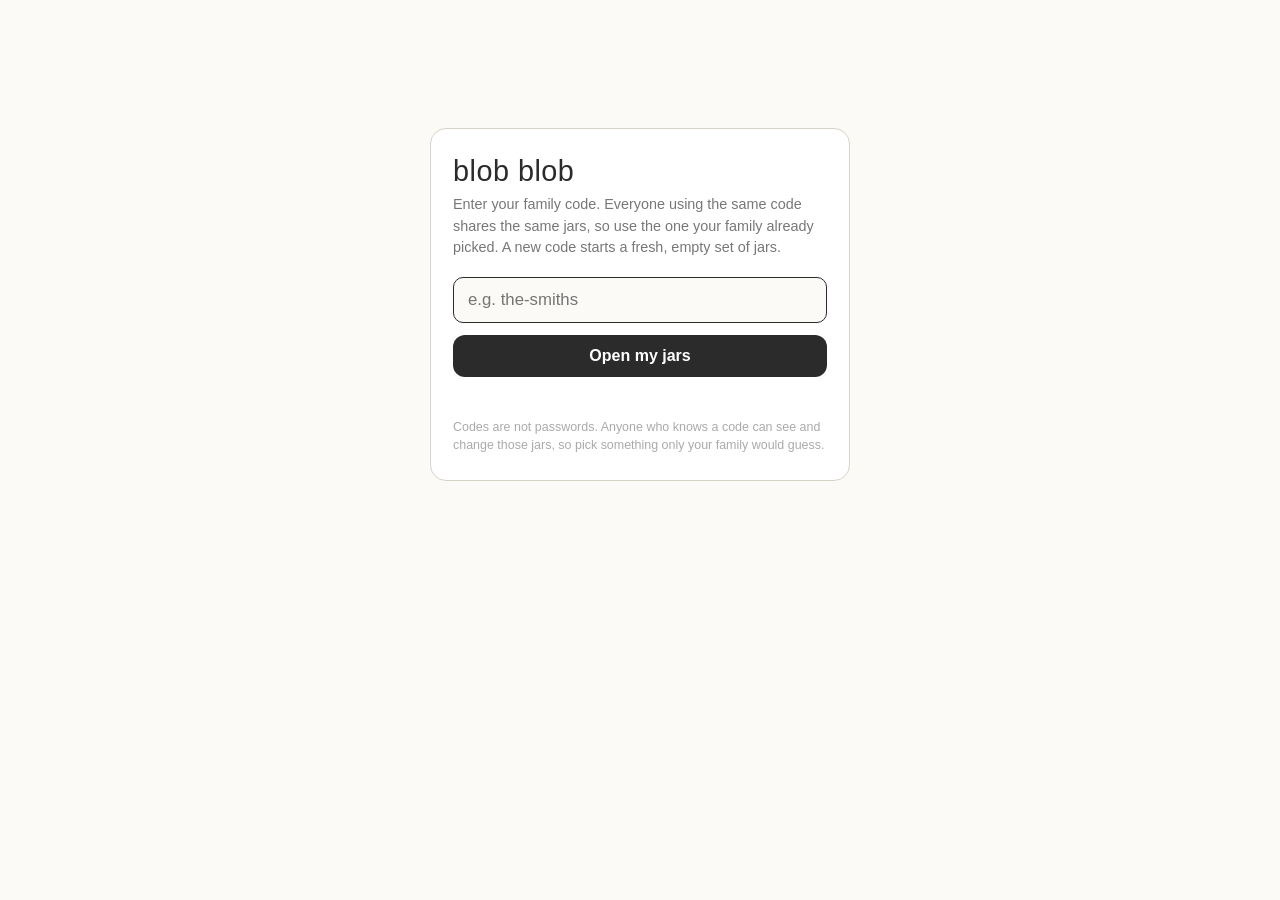
<file: blobblob/index.html>
<!DOCTYPE html>
<html lang="en">
<head>
<meta charset="UTF-8">
<meta name="viewport" content="width=device-width, initial-scale=1">
<title>Blob Blob</title>
<link rel="apple-touch-icon" href="apple-touch-icon.png">
<link rel="icon" type="image/png" sizes="192x192" href="icon-192.png">
<link rel="manifest" href="manifest.json">
<meta name="apple-mobile-web-app-capable" content="yes">
<meta name="apple-mobile-web-app-title" content="Blob Blob">
<meta name="apple-mobile-web-app-status-bar-style" content="default">
<meta name="theme-color" content="#fbfaf7">
<style>
  :root{ --ink:#2b2b2b; --paper:#fbfaf7; --line:#d8d3c8; --card:#ffffff; --green:#3f7a3f; }
  *{box-sizing:border-box;}
  body{
    margin:0;background:var(--paper);color:var(--ink);
    font-family:'Segoe UI',-apple-system,BlinkMacSystemFont,sans-serif;padding:20px;
  }
  .wrap{max-width:1100px;margin:0 auto;}

  /* ---------- shared ---------- */
  h1{font-weight:300;font-size:2.2rem;margin:0;letter-spacing:0.5px;}
  .sub{color:#777;font-size:0.92rem;margin-top:4px;}
  .del-btn{flex-shrink:0;border:none;background:transparent;color:#b33;font-size:1.1rem;cursor:pointer;padding:4px 6px;line-height:1;}
  .del-btn:hover{color:#800;}
  .status{font-size:0.82rem;color:#999;text-align:center;margin-top:10px;min-height:1em;}
  .hidden{display:none !important;}
  .sync-badge{
    display:inline-block;margin-top:8px;font-size:0.76rem;color:#888;
    border:1px solid var(--line);border-radius:20px;padding:3px 10px;background:var(--card);
  }
  .sync-badge.ok{color:var(--green);border-color:#bcd8bc;background:#f2f8f1;}
  .sync-badge.warn{color:#9a6a1e;border-color:#e2cfa4;background:#fdf6e8;}
  .sync-badge:empty{display:none;}
  .gate{
    max-width:420px;margin:12vh auto 0;background:var(--card);border:1px solid var(--line);
    border-radius:16px;padding:26px 22px;
  }
  .gate h2{margin:0 0 6px 0;font-weight:300;font-size:1.8rem;letter-spacing:0.5px;}
  .gate p{font-size:0.9rem;color:#777;line-height:1.5;margin:0 0 18px 0;}
  .gate input{
    width:100%;border:1px solid var(--line);border-radius:10px;background:var(--paper);
    font-family:inherit;font-size:1.05rem;padding:12px 14px;color:var(--ink);
  }
  .gate input:focus{outline:none;border-color:var(--ink);}
  .gate button{
    width:100%;margin-top:12px;border:none;background:var(--ink);color:#fff;border-radius:12px;
    padding:12px;font-size:1rem;font-weight:600;cursor:pointer;font-family:inherit;
  }
  .gate .warn{color:#9a6a1e;font-size:0.82rem;margin-top:12px;min-height:1em;}
  .gate .fine{font-size:0.78rem;color:#aaa;margin-top:16px;line-height:1.45;}
  .space-foot{
    margin-top:28px;padding-top:12px;border-top:1px solid var(--line);
    font-size:0.8rem;color:#999;display:flex;gap:10px;flex-wrap:wrap;align-items:center;
  }
  .space-foot b{color:#666;font-weight:600;}
  .space-foot button{
    border:none;background:none;color:#777;font-family:inherit;font-size:0.8rem;
    cursor:pointer;text-decoration:underline;padding:0;
  }
  .space-foot button:hover{color:var(--ink);}

  /* ---------- first-run overview ---------- */
  .intro{
    background:var(--card);border:1px solid var(--line);border-radius:16px;
    padding:20px 20px 16px;margin-bottom:22px;
  }
  .intro h2{margin:0 0 4px 0;font-size:1.1rem;font-weight:600;}
  .intro .tag{font-size:0.86rem;color:#777;margin-bottom:16px;}
  .steps{display:grid;grid-template-columns:repeat(auto-fit,minmax(190px,1fr));gap:14px;margin-bottom:16px;}
  .step{display:flex;gap:10px;align-items:flex-start;}
  .step .num{
    flex-shrink:0;width:24px;height:24px;border-radius:50%;background:var(--ink);color:#fff;
    font-size:0.76rem;font-weight:700;display:flex;align-items:center;justify-content:center;margin-top:1px;
  }
  .step .body{font-size:0.86rem;line-height:1.45;color:#555;}
  .step .body b{color:var(--ink);display:block;font-size:0.9rem;margin-bottom:2px;}
  .intro-foot{
    display:flex;gap:10px;flex-wrap:wrap;align-items:center;
    border-top:1px solid var(--line);padding-top:12px;
  }
  .intro-foot button{
    border:1px solid var(--line);background:var(--card);border-radius:14px;padding:7px 14px;
    font-size:0.84rem;cursor:pointer;color:#555;font-family:inherit;
  }
  .intro-foot button:hover{background:#f0eee8;}
  .intro-foot .ghost{border:none;background:none;color:#999;text-decoration:underline;padding:0 4px;}
  .intro-foot .ghost:hover{color:#666;background:none;}
  .intro .detail{
    font-size:0.84rem;line-height:1.5;color:#666;background:var(--paper);
    border:1px solid var(--line);border-radius:10px;padding:12px 14px;margin-top:12px;
  }
  .intro .detail b{color:var(--ink);}
  .intro .detail + .detail{margin-top:8px;}
  .show-help{
    border:none;background:none;color:#999;font-family:inherit;font-size:0.8rem;
    cursor:pointer;text-decoration:underline;padding:0;
  }
  .show-help:hover{color:var(--ink);}
  .size-row{
    margin-top:14px;display:flex;gap:8px;align-items:center;justify-content:center;
    flex-wrap:wrap;font-size:0.88rem;color:#555;
  }
  .size-row input{
    width:78px;border:1px solid var(--line);border-radius:8px;background:var(--card);
    font-family:inherit;font-size:0.9rem;text-align:center;padding:6px 4px;color:var(--ink);
    font-variant-numeric:tabular-nums;
  }
  .size-row input:focus{outline:none;border-color:var(--ink);}
  .size-row button{
    border:1px solid var(--line);background:var(--card);border-radius:14px;
    padding:6px 14px;font-size:0.82rem;cursor:pointer;color:#555;font-family:inherit;
  }
  .size-row button:hover{background:#f0eee8;}
  .size-hint{font-size:0.76rem;color:#aaa;margin-top:5px;}
  .copy-btn{
    margin-top:10px;border:1px solid var(--line);background:var(--card);border-radius:14px;
    padding:7px 14px;font-size:0.82rem;cursor:pointer;color:#555;font-family:inherit;
  }
  .copy-btn:hover{background:#f0eee8;}
  .modal-back{
    position:fixed;inset:0;background:rgba(20,18,14,0.4);display:flex;
    align-items:center;justify-content:center;padding:20px;z-index:50;
  }
  .modal{
    background:var(--card);border-radius:16px;padding:22px;max-width:420px;width:100%;
    max-height:85vh;overflow:auto;box-shadow:0 12px 40px rgba(0,0,0,0.25);
  }
  .modal h3{margin:0 0 4px 0;font-size:1.15rem;font-weight:600;}
  .modal .lead{font-size:0.86rem;color:#777;margin-bottom:16px;}
  .modal .grp{margin-bottom:16px;}
  .modal .grp-label{font-size:0.78rem;text-transform:uppercase;letter-spacing:0.4px;color:#888;margin-bottom:7px;}
  .opt{
    display:flex;align-items:center;gap:9px;padding:9px 10px;border:1px solid var(--line);
    border-radius:10px;margin-bottom:7px;cursor:pointer;font-size:0.93rem;
  }
  .opt:hover{background:#f7f5f0;}
  .opt input{margin:0;flex-shrink:0;}
  .opt .meta{margin-left:auto;font-size:0.78rem;color:#999;white-space:nowrap;}
  .modal-actions{display:flex;gap:8px;justify-content:flex-end;margin-top:6px;}
  .modal-actions button{
    border-radius:14px;padding:8px 16px;font-size:0.88rem;cursor:pointer;font-family:inherit;
    border:1px solid var(--line);background:var(--card);color:#555;
  }
  .modal-actions .primary{background:var(--ink);color:#fff;border-color:var(--ink);font-weight:600;}
  .modal-actions button:disabled{opacity:0.45;cursor:not-allowed;}
  .pick-head{
    display:flex;align-items:center;justify-content:space-between;gap:8px;margin-bottom:7px;
  }
  .pick-head .grp-label{margin-bottom:0;}
  .pick-all{
    border:none;background:none;font-family:inherit;font-size:0.76rem;color:#777;
    cursor:pointer;text-decoration:underline;padding:0;
  }
  .pick-all:hover{color:var(--ink);}
  .pick-list{max-height:210px;overflow:auto;border:1px solid var(--line);border-radius:10px;padding:6px;}
  .pick{
    display:flex;align-items:center;gap:9px;padding:7px 8px;border-radius:8px;
    cursor:pointer;font-size:0.9rem;line-height:1.3;
  }
  .pick:hover{background:#f7f5f0;}
  .pick input{margin:0;flex-shrink:0;}
  .pick .chip{width:16px;height:16px;border-radius:5px 7px 5px 7px;border:1px solid rgba(0,0,0,0.15);flex-shrink:0;}
  .pick .txt{flex:1 1 auto;min-width:0;overflow-wrap:anywhere;}
  .pick .tag{font-size:0.74rem;color:#8a6d10;font-weight:600;white-space:nowrap;}
  .pick-empty{font-size:0.85rem;color:#aaa;padding:10px 8px;}
  .new-jar-card{
    display:flex;flex-direction:column;align-items:center;justify-content:center;
    border:1px dashed var(--line);background:transparent;min-height:230px;color:#777;
  }
  .new-jar-card:hover{background:#f4f2ec;}
  .new-jar-card .plus{font-size:2.4rem;line-height:1;margin-bottom:8px;color:#aaa;}
  .new-jar-card .name{font-size:1rem;font-weight:600;color:#555;}
  .setup{
    background:#fff8e6;border:1px solid #e6d5a8;border-radius:12px;padding:14px 16px;
    font-size:0.9rem;line-height:1.5;margin-bottom:18px;color:#5c4a1f;
  }
  .setup code{background:#fff;border:1px solid #e6d5a8;border-radius:4px;padding:1px 5px;font-size:0.85em;}

  /* ---------- home ---------- */
  .home-head{margin-bottom:22px;}
  .jar-grid{display:grid;grid-template-columns:repeat(auto-fit,minmax(220px,1fr));gap:18px;}
  .jar-card{
    background:var(--card);border:1px solid var(--line);border-radius:16px;
    padding:18px 16px 14px;cursor:pointer;text-align:center;
    transition:transform .12s ease, box-shadow .12s ease;
  }
  .jar-card:hover{transform:translateY(-2px);box-shadow:0 6px 18px rgba(0,0,0,0.08);}
  .jar-card svg{width:100%;max-width:130px;height:auto;display:block;margin:0 auto 10px;}
  .jar-card .name{font-size:1.15rem;font-weight:600;}
  .jar-card .stat{font-size:0.85rem;color:#777;margin-top:3px;font-variant-numeric:tabular-nums;}
  .jar-card .nextline{font-size:0.78rem;color:#999;margin-top:6px;min-height:1.1em;}

  /* ---------- tabs ---------- */
  .tabbar{display:flex;gap:6px;flex-wrap:wrap;align-items:center;margin-bottom:16px;}
  .tab{
    border:1px solid var(--line);background:var(--card);border-radius:20px;
    padding:7px 16px;font-size:0.92rem;cursor:pointer;color:#555;font-family:inherit;
  }
  .tab:hover{background:#f0eee8;}
  .tab.active{background:var(--ink);color:#fff;border-color:var(--ink);font-weight:600;}
  .home-tab{padding:7px 13px;}

  .title-row{display:flex;align-items:baseline;gap:10px;flex-wrap:wrap;margin-bottom:14px;}
  .jar-name{
    font-weight:300;font-size:2.2rem;letter-spacing:0.5px;padding:2px 8px;border-radius:6px;cursor:text;
  }
  .jar-name:hover{background:#f2efe8;}
  .jar-name:focus{outline:none;background:#efece4;box-shadow:inset 0 0 0 1px var(--line);}
  .rename-hint{font-size:0.78rem;color:#aaa;}

  /* ---------- meta ---------- */
  .meta-row{display:flex;gap:24px;flex-wrap:wrap;border-bottom:2px solid var(--ink);padding-bottom:10px;margin-bottom:20px;}
  .meta-field{display:flex;align-items:center;gap:6px;font-size:0.95rem;flex:1;min-width:140px;}
  .meta-field label{font-weight:600;white-space:nowrap;}
  .meta-field input{
    border:none;border-bottom:1px solid var(--line);background:transparent;font-size:0.95rem;
    padding:2px 4px;flex:1;min-width:0;font-family:inherit;color:var(--ink);
  }
  .meta-field input:focus{outline:none;border-bottom:1px solid var(--ink);}

  /* ---------- jar + key ---------- */
  .main{display:flex;gap:28px;flex-wrap:wrap;align-items:flex-start;}
  .jar-panel{flex:1 1 380px;min-width:300px;text-align:center;}
  .jar-panel svg{width:100%;max-width:430px;height:auto;}
  .progress-line{margin-top:12px;font-size:1.5rem;font-weight:600;font-variant-numeric:tabular-nums;letter-spacing:0.5px;}
  .progress-sub{font-size:0.85rem;color:#777;margin-top:2px;}
  .next-ms{margin-top:8px;font-size:0.88rem;color:#666;}
  .next-ms b{color:var(--ink);}
  .jar-actions{margin-top:10px;display:flex;gap:8px;justify-content:center;}
  .jar-actions button{
    font-size:0.8rem;padding:6px 12px;border-radius:14px;border:1px solid var(--line);
    background:var(--card);cursor:pointer;color:#555;font-family:inherit;
  }
  .jar-actions button:hover{background:#f0eee8;}

  .key-panel{flex:1 1 380px;min-width:320px;}
  .key-title{font-size:1.05rem;font-weight:600;letter-spacing:0.4px;text-transform:uppercase;color:#555;margin-bottom:10px;}
  .empty-note{color:#999;font-size:0.9rem;padding:14px 4px;border-bottom:1px solid var(--line);}
  .task-row{display:flex;align-items:flex-start;gap:10px;padding:11px 4px;border-bottom:1px solid var(--line);}
  .swatch{
    width:30px;height:30px;margin-top:2px;border-radius:10px 14px 9px 13px;
    border:1px solid rgba(0,0,0,0.15);flex-shrink:0;cursor:pointer;position:relative;padding:0;
  }
  .swatch input[type=color]{position:absolute;inset:0;opacity:0;width:100%;height:100%;cursor:pointer;border:none;padding:0;}
  .task-label{
    flex:1 1 auto;min-width:0;font-size:1rem;font-family:inherit;color:var(--ink);
    line-height:1.35;padding:3px 4px;border-radius:4px;
    white-space:normal;overflow-wrap:anywhere;word-break:break-word;cursor:text;
  }
  .task-label:hover{background:#f5f3ee;}
  .task-label:focus{outline:none;background:#f0ede5;box-shadow:inset 0 0 0 1px var(--line);}
  .task-label:empty:before{content:attr(data-placeholder);color:#aaa;}
  .count-badge{
    flex-shrink:0;min-width:34px;text-align:center;font-size:0.82rem;font-weight:600;color:#555;
    background:#f0eee8;border:1px solid var(--line);border-radius:12px;padding:4px 8px;
    font-variant-numeric:tabular-nums;
  }
  .count-badge.zero{color:#aaa;background:transparent;}
  .val-input{
    flex-shrink:0;width:44px;border:1px solid var(--line);border-radius:8px;background:var(--card);
    font-family:inherit;font-size:0.82rem;text-align:center;padding:5px 2px;color:#555;
    font-variant-numeric:tabular-nums;margin-top:1px;
  }
  .val-input:focus{outline:none;border-color:var(--ink);}
  .task-row.super .val-input{border-color:#c9a227;background:#fdf8e6;color:#8a6d10;font-weight:600;}
  .task-row.super .done-btn{background:#8a6d10;}
  .task-row.super .done-btn:hover{background:#6f570c;}
  .key-legend{font-size:0.76rem;color:#aaa;margin:6px 0 0 4px;}
  .task-block{border-bottom:1px solid var(--line);}
  .task-block .task-row{border-bottom:none;padding-bottom:6px;}
  .log{padding:0 4px 10px 44px;}
  .log-entry{
    display:flex;align-items:center;gap:8px;font-size:0.78rem;color:#888;
    padding:3px 0;font-variant-numeric:tabular-nums;
  }
  .log-entry .dot{width:7px;height:7px;border-radius:50%;flex-shrink:0;}
  .log-entry .when{flex:1 1 auto;min-width:0;}
  .log-entry .amt{color:#666;font-weight:600;white-space:nowrap;}
  .log-entry .amt.super{color:#8a6d10;}
  .log-entry .rm{
    border:none;background:transparent;color:#c88;font-size:0.95rem;cursor:pointer;
    padding:0 2px;line-height:1;opacity:0;
  }
  .log-entry:hover .rm{opacity:1;}
  .log-entry .rm:hover{color:#b33;}
  .log-more{
    font-size:0.75rem;color:#aaa;background:none;border:none;padding:3px 0;cursor:pointer;font-family:inherit;
  }
  .log-more:hover{color:#666;text-decoration:underline;}
  @media (hover: none){ .log-entry .rm{opacity:0.6;} }
  .done-btn{
    flex-shrink:0;border:none;background:var(--ink);color:#fff;border-radius:14px;
    font-size:0.78rem;padding:6px 10px;cursor:pointer;white-space:nowrap;margin-top:1px;font-family:inherit;
  }
  .done-btn:hover{background:#000;}
  .add-btn{
    margin-top:12px;border:1px dashed var(--line);background:transparent;border-radius:10px;
    padding:8px 14px;font-size:0.9rem;cursor:pointer;color:#555;width:100%;font-family:inherit;
  }
  .add-btn:hover{background:#f0eee8;}

  /* ---------- milestones ---------- */
  .ms-panel{margin-top:24px;}
  .ms-head{font-size:1.05rem;font-weight:600;letter-spacing:0.4px;text-transform:uppercase;color:#555;margin-bottom:10px;}
  .ms-row{display:flex;align-items:flex-start;gap:10px;padding:10px 4px;border-bottom:1px solid var(--line);}
  .ms-mark{
    flex-shrink:0;width:26px;height:26px;border-radius:50%;border:2px solid var(--line);
    display:flex;align-items:center;justify-content:center;font-size:0.8rem;color:#bbb;margin-top:2px;
  }
  .ms-row.unlocked .ms-mark{border-color:#5a8f5a;background:#e7f2e5;color:var(--green);}
  .ms-at{
    flex-shrink:0;width:62px;border:1px solid var(--line);border-radius:8px;background:var(--card);
    font-family:inherit;font-size:0.9rem;text-align:center;padding:5px 4px;color:var(--ink);
    font-variant-numeric:tabular-nums;
  }
  .ms-at:focus{outline:none;border-color:var(--ink);}
  .ms-reward{
    flex:1 1 auto;min-width:0;font-size:0.98rem;line-height:1.35;padding:4px;border-radius:4px;
    white-space:normal;overflow-wrap:anywhere;word-break:break-word;cursor:text;
  }
  .ms-reward:hover{background:#f5f3ee;}
  .ms-reward:focus{outline:none;background:#f0ede5;box-shadow:inset 0 0 0 1px var(--line);}
  .ms-reward:empty:before{content:attr(data-placeholder);color:#aaa;}
  .ms-row.unlocked .ms-reward{color:var(--green);font-weight:600;}
  .ms-togo{flex-shrink:0;font-size:0.78rem;color:#999;white-space:nowrap;margin-top:6px;font-variant-numeric:tabular-nums;}

  .celebrate-row{
    border-top:2px solid var(--ink);margin-top:24px;padding-top:12px;
    display:flex;gap:8px;align-items:center;font-size:0.95rem;flex-wrap:wrap;
  }
  .celebrate-row label{font-weight:600;white-space:nowrap;}
  .celebrate-row input{
    border:none;border-bottom:1px solid var(--line);background:transparent;font-family:inherit;
    font-size:1rem;padding:2px 6px;flex:1;min-width:160px;color:var(--ink);
  }
  .celebrate-row input:focus{outline:none;border-bottom:1px solid var(--ink);}
</style>
</head>
<body>
<div class="wrap">

  <!-- ================= FAMILY CODE ================= -->
  <div id="gateView" class="hidden">
    <div class="gate">
      <h2>blob blob</h2>
      <p>Enter your family code. Everyone using the same code shares the same jars, so use the one your family already picked. A new code starts a fresh, empty set of jars.</p>
      <input id="gateInput" placeholder="e.g. the-smiths" autocapitalize="off" autocorrect="off" spellcheck="false">
      <button id="gateGo">Open my jars</button>
      <div class="warn" id="gateWarn"></div>
      <div class="fine">Codes are not passwords. Anyone who knows a code can see and change those jars, so pick something only your family would guess.</div>
    </div>
  </div>

  <!-- ================= HOME ================= -->
  <div id="homeView">
    <div class="home-head">
      <h1>blob blob</h1>
      <div class="sub">Pick a jar. Every small win is one more blob.</div>
      <div class="sync-badge" id="syncBadge"></div>
    </div>
    <div class="setup hidden" id="setupNote">
      <b>Shared sync is not turned on yet.</b> Right now each device keeps its own copy.
      Open this file in a text editor and paste your Supabase project URL and anon key into
      <code>SUPABASE_URL</code> and <code>SUPABASE_ANON_KEY</code> near the top of the script, then re-upload it.
    </div>
    <div class="intro hidden" id="intro">
      <h2>How it works</h2>
      <div class="tag">Every jar holds a set number of blobs. Do something good, colour a blob in. Fill the jar, collect the reward.</div>
      <div class="steps">
        <div class="step"><div class="num">1</div><div class="body"><b>Open a jar</b>Each person gets their own. Tap a jar below, or start a new one.</div></div>
        <div class="step"><div class="num">2</div><div class="body"><b>Add your tasks</b>Whatever counts — reading, chores, homework. Hard ones can be worth several blobs.</div></div>
        <div class="step"><div class="num">3</div><div class="body"><b>Tap Done</b>A blob fills in from the bottom and the time gets logged.</div></div>
        <div class="step"><div class="num">4</div><div class="body"><b>Set the rewards</b>Pick blob counts along the way and what each one earns.</div></div>
      </div>
      <div class="intro-foot">
        <button id="helpPhoneBtn">Save to my phone</button>
        <button id="helpShareBtn">Share with my partner</button>
        <button class="ghost" id="dismissIntro">Hide this</button>
      </div>
      <div class="detail hidden" id="helpPhone"></div>
      <div class="detail hidden" id="helpShare">
        <b>Anyone using your family code sees the same jars.</b> Send them the link below — it has your code built in, so they land straight on these jars with nothing to type. Both of you can add blobs from your own phones and they show up on the other side within a few seconds.
        <div style="margin-top:10px;display:flex;gap:8px;flex-wrap:wrap;">
          <button id="shareLinkBtn" style="border:none;background:var(--ink);color:#fff;border-radius:14px;padding:8px 14px;font-size:0.84rem;cursor:pointer;font-family:inherit;font-weight:600;">Copy invite link</button>
          <button id="textLinkBtn" style="border:1px solid var(--line);background:var(--card);border-radius:14px;padding:8px 14px;font-size:0.84rem;cursor:pointer;color:#555;font-family:inherit;">Text it</button>
        </div>
        <div style="margin-top:10px;font-size:0.8rem;color:#999;">Only share this with people who should be able to change your jars. Anyone with the link gets in.</div>
      </div>
    </div>

    <div class="jar-grid" id="jarGrid"></div>
    <div class="space-foot">
      <span>Family code: <b id="spaceLabel"></b></span>
      <button id="copyLinkBtn">Copy invite link</button>
      <button id="switchSpaceBtn">Switch family</button>
      <button class="show-help" id="showIntroBtn">How it works</button>
      <button id="backupBtn">Download backup</button>
      <button id="csvBtn">Download log (CSV)</button>
      <button id="restoreBtn">Restore</button>
      <input type="file" id="restoreFile" accept="application/json,.json" style="display:none">
    </div>
  </div>

  <!-- ================= JAR ================= -->
  <div id="jarView" class="hidden">
    <div class="tabbar" id="tabBar"></div>

    <div class="title-row">
      <div class="jar-name" id="jarName" contenteditable="true" spellcheck="false"></div>
      <span class="rename-hint">click the name to rename this jar</span>
    </div>

    <div class="meta-row">
      <div class="meta-field"><label>goal:</label><input id="goal" placeholder="what this jar is for"></div>
      <div class="meta-field"><label>start:</label><input id="start" placeholder="date"></div>
      <div class="meta-field"><label>end:</label><input id="end" placeholder="date"></div>
    </div>

    <div class="main">
      <div class="jar-panel">
        <svg id="jarSvg" viewBox="0 0 700 1000" xmlns="http://www.w3.org/2000/svg"></svg>
        <div class="progress-line" id="progressLine"></div>
        <div class="progress-sub" id="progressSub"></div>
        <div class="next-ms" id="nextMs"></div>
        <div class="jar-actions">
          <button id="undoBtn">Undo last</button>
          <button id="resetBtn">Reset jar</button>
          <button id="deleteJarBtn">Delete jar</button>
        </div>
        <div class="size-row">
          <label for="sizeInput">Blobs in this jar:</label>
          <input id="sizeInput" type="number" min="40" max="400" step="1">
          <button id="applySizeBtn">Apply</button>
        </div>
        <div class="size-hint">40–400. Fewer blobs means bigger blobs and a faster fill.</div>
        <button class="copy-btn" id="copySetupBtn">Copy tasks &amp; rewards from another jar</button>
      </div>

      <div class="key-panel">
        <div class="key-title">Key</div>
        <div id="taskList"></div>
        <div class="key-legend">The small number is how many blobs one completion is worth. Bump it up for the hard stuff.</div>
        <button class="add-btn" id="addTaskBtn">+ Add task</button>

        <div class="ms-panel">
          <div class="ms-head">Milestones &amp; Rewards</div>
          <div id="msList"></div>
          <button class="add-btn" id="addMsBtn">+ Add milestone</button>
        </div>
      </div>
    </div>

    <div class="celebrate-row">
      <label>celebrate:</label>
      <input id="celebrate" placeholder="how you'll celebrate a full jar">
    </div>
  </div>

  <div class="status" id="status"></div>
</div>
<script>
/* ============================================================
   Jars
   ============================================================ */
const DEFAULT_JARS = [
  {id:'emily',  name:'Emily'},
  {id:'jarrod', name:'Jarrod'},
  {id:'emmett', name:'Emmett'},
  {id:'arthur', name:'Arthur'}
];
const DEFAULT_SIZE = 208;
const MIN_SIZE = 40, MAX_SIZE = 400;

let jarList = DEFAULT_JARS.map(j=>({...j}));
function jarIds(){ return jarList.map(j=>j.id); }
function jarEntry(id){ return jarList.find(j=>j.id===id); }
function jarName(id){ const j = jarEntry(id); return j ? j.name : id; }

const PALETTE = ["#a8c99a","#a9d4e8","#f5e79c","#f0b98a","#f0a8b4","#c3aee0",
  "#7fd6c0","#e3b8c4","#a8c2e8","#c9b8f0","#b8e0a8","#f5ddb8"];

const EMILY_TASKS = [
  {label:"Read for 30+ minutes", color:"#a8c99a"},
  {label:"Went to bed before 10:30", color:"#a9d4e8"},
  {label:"Cooked dinner", color:"#f5e79c"},
  {label:"Went to bed without dessert", color:"#f0b98a"},
  {label:"Spent 20 minutes on laundry", color:"#f0a8b4"},
  {label:"Emptied dishwasher", color:"#c3aee0"},
  {label:"Walked for more than a mile", color:"#7fd6c0"},
  {label:"Cleared kitchen counters", color:"#e3b8c4"},
  {label:"Ate fruit or vegetables with 2+ meals", color:"#a8c2e8"},
  {label:"Stopped scrolling before 9 PM", color:"#c9b8f0"},
  {label:"Gathered 10 items to give away", color:"#b8e0a8"},
  {label:"Started work by 7:30 or left by 4:15", color:"#f5ddb8"}
].map((t,i)=>({id:'t'+i, ...t}));

const EMILY_MILESTONES = [
  {id:'m1', at:25,  reward:'Coffee out, no rushing'},
  {id:'m2', at:60,  reward:'New book'},
  {id:'m3', at:105, reward:'Takeout from the good place'},
  {id:'m4', at:155, reward:'Afternoon completely off'},
  {id:'m5', at:208, reward:'One hour massage'}
];

function blankJar(){
  return {tasks:[], milestones:[], progress:[], size:DEFAULT_SIZE,
          meta:{goal:"",start:"",end:"",celebrate:""}};
}

let jars = {};                 // id -> {tasks, milestones, progress, size, meta}
let currentJar = null;         // id or null (home)
let jarBlobs = [];

function J(){ return jars[currentJar]; }

/* ============================================================
   Storage
   ============================================================ */
function setStatus(msg, timeout){
  const el = document.getElementById('status');
  el.textContent = msg;
  if(timeout){ setTimeout(()=>{ if(el.textContent===msg) el.textContent=""; }, timeout); }
}
/* ============================================================
   SUPABASE CONFIG  —  paste your two values here
   ============================================================ */
const SUPABASE_URL = "https://vmxgrkhxykjeibrwdgkt.supabase.co";
const SUPABASE_ANON_KEY = "eyJhbGciOiJIUzI1NiIsInR5cCI6IkpXVCJ9.eyJpc3MiOiJzdXBhYmFzZSIsInJlZiI6InZteGdya2h4eWtqZWlicndkZ2t0Iiwicm9sZSI6ImFub24iLCJpYXQiOjE3ODg3MDc4MzYsImV4cCI6MjEwNDI4MzgzNn0.plP4eMzgfyubtXyYq_K0RuOAdO8E_2MfeuMO3PjtwDk";
const TABLE = "bitbybit";

const CLOUD_ON = !!(SUPABASE_URL && SUPABASE_ANON_KEY);

/* ---------- family code ----------
   Everything a family owns is stored under keys prefixed with their code, so one
   deployment serves many families out of the same table. The original household's
   data predates this and lives on unprefixed keys, hence LEGACY_SPACE. */
const LEGACY_SPACE = "macrander";
let SPACE = null;

function normSpace(v){
  return (v||'').trim().toLowerCase().replace(/[^a-z0-9]+/g,'-').replace(/^-+|-+$/g,'').slice(0,40);
}
function nsKey(key){
  return (SPACE === LEGACY_SPACE) ? key : SPACE + '::' + key;
}

/* Storage: Supabase when configured (shared across devices), Claude's
   artifact storage when running inside Claude, otherwise this browser's
   localStorage. localStorage always acts as an instant local cache. */
const LOCAL = {
  get: (k)=>{ try{ return localStorage.getItem('bitbybit:'+k); }catch(e){ return null; } },
  set: (k,v)=>{ try{ localStorage.setItem('bitbybit:'+k, v); }catch(e){} }
};

const CLAUDE_STORE = (typeof window !== 'undefined' && window.storage && window.storage.get)
  ? {
      get: async (k)=>{ const r = await window.storage.get(k, false); return r && r.value ? r.value : null; },
      set: async (k,v)=>{ await window.storage.set(k, v, false); }
    }
  : null;

function sbHeaders(extra){
  return Object.assign({
    'apikey': SUPABASE_ANON_KEY,
    'Authorization': 'Bearer ' + SUPABASE_ANON_KEY,
    'Content-Type': 'application/json'
  }, extra || {});
}

async function cloudGet(key){
  const url = `${SUPABASE_URL}/rest/v1/${TABLE}?key=eq.${encodeURIComponent(key)}&select=value`;
  const r = await fetch(url, {headers: sbHeaders()});
  if(!r.ok) throw new Error('read failed ' + r.status);
  const rows = await r.json();
  return rows.length ? rows[0].value : null;
}

async function cloudSet(key, value){
  const url = `${SUPABASE_URL}/rest/v1/${TABLE}`;
  const r = await fetch(url, {
    method: 'POST',
    headers: sbHeaders({'Prefer':'resolution=merge-duplicates,return=minimal'}),
    body: JSON.stringify([{key, value, updated_at: new Date().toISOString()}])
  });
  if(!r.ok) throw new Error('write failed ' + r.status);
}

let cloudHealthy = CLOUD_ON;
function setSyncBadge(text, cls){
  const el = document.getElementById('syncBadge');
  if(!el) return;
  el.textContent = text;
  el.className = 'sync-badge ' + (cls||'');
}

async function sGet(rawKey){
  const key = nsKey(rawKey);
  if(CLOUD_ON){
    try{
      const v = await cloudGet(key);
      cloudHealthy = true;
      if(v !== null) LOCAL.set(key, v);
      return v ? JSON.parse(v) : null;
    }catch(e){
      cloudHealthy = false;
      setSyncBadge('offline — changes saved on this device', 'warn');
      const lv = LOCAL.get(key);
      return lv ? JSON.parse(lv) : null;
    }
  }
  if(CLAUDE_STORE){
    try{ const v = await CLAUDE_STORE.get(key); return v ? JSON.parse(v) : null; }catch(e){ return null; }
  }
  const lv = LOCAL.get(key);
  return lv ? JSON.parse(lv) : null;
}

async function sSet(rawKey, val){
  const key = nsKey(rawKey);
  const str = JSON.stringify(val);
  LOCAL.set(key, str);                       // instant local copy either way
  if(CLOUD_ON){
    try{
      await cloudSet(key, str);
      cloudHealthy = true;
      setSyncBadge('synced', 'ok');
    }catch(e){
      cloudHealthy = false;
      setSyncBadge('offline — changes saved on this device', 'warn');
    }
    return;
  }
  if(CLAUDE_STORE){
    try{ await CLAUDE_STORE.set(key, str); }catch(e){ setStatus("Couldn't save changes", 3000); }
  }
}

/* ---------- merge, so two people adding at once never lose blobs ---------- */
function entryKey(e){ return e.uid || (e.ts + ':' + e.taskId); }

function mergeProgress(a, b){
  const seen = new Set();
  const out = [];
  [...(a||[]), ...(b||[])].forEach(e=>{
    const k = entryKey(e);
    if(!seen.has(k)){ seen.add(k); out.push(e); }
  });
  out.sort((x,y)=> (x.ts||0) - (y.ts||0));
  return out;
}

async function loadJar(id){
  const d = blankJar();
  const [t, m, p, meta, size] = await Promise.all([
    sGet(id+':tasks'), sGet(id+':milestones'), sGet(id+':progress'), sGet(id+':meta'), sGet(id+':size')
  ]);
  d.size = clampSize(size || DEFAULT_SIZE);
  // Emily migrates from the original single-jar keys
  const legacy = id === 'emily'
    ? await Promise.all([sGet('tasks'), sGet('milestones'), sGet('progress'), sGet('meta')])
    : [null,null,null,null];

  d.tasks      = t    || legacy[0] || (id==='emily' ? EMILY_TASKS : []);
  d.milestones = m    || legacy[1] || (id==='emily' ? EMILY_MILESTONES : []);
  d.progress   = p    || legacy[2] || [];
  d.meta       = meta || legacy[3] || d.meta;
  jars[id] = d;
  return d;
}
const saveTasks      = ()=> sSet(currentJar+':tasks', J().tasks);
const saveMilestones = ()=> sSet(currentJar+':milestones', J().milestones);
const saveProgress   = ()=> sSet(currentJar+':progress', J().progress);
const saveMeta       = ()=> sSet(currentJar+':meta', J().meta);
const saveSize       = ()=> sSet(currentJar+':size', J().size);
const saveJarList    = ()=> sSet('jarList', jarList);

function clampSize(n){
  n = parseInt(n,10);
  if(isNaN(n)) return DEFAULT_SIZE;
  return Math.min(Math.max(n, MIN_SIZE), MAX_SIZE);
}

/* ============================================================
   Jar artwork
   ============================================================ */
function rng(seed){
  let s = seed * 9301 + 49297;
  return function(){ s = (s*9301 + 49297) % 233280; return s/233280; };
}

const JAR = {
  lidLeft:172, lidRight:528, lidTop:60, lidBottom:116,
  ringLeft:164, ringRight:536, ringTop:122, ringBottom:168,
  neckLeft:196, neckRight:504, neckBottom:176,
  bodyLeft:78, bodyRight:622, shoulderBottomY:252,
  bodyBottomY:878, bottomY:930, bottomInset:34
};

function buildJarPath(){
  const j = JAR;
  return `
    M ${j.neckLeft} ${j.neckBottom}
    C ${j.neckLeft-56} ${j.neckBottom+6} ${j.bodyLeft} ${j.shoulderBottomY-58} ${j.bodyLeft} ${j.shoulderBottomY}
    L ${j.bodyLeft} ${j.bodyBottomY}
    C ${j.bodyLeft} ${j.bodyBottomY+(j.bottomY-j.bodyBottomY)*0.72} ${j.bodyLeft+12} ${j.bottomY} ${j.bodyLeft+j.bottomInset} ${j.bottomY}
    L ${j.bodyRight-j.bottomInset} ${j.bottomY}
    C ${j.bodyRight-12} ${j.bottomY} ${j.bodyRight} ${j.bodyBottomY+(j.bottomY-j.bodyBottomY)*0.72} ${j.bodyRight} ${j.bodyBottomY}
    L ${j.bodyRight} ${j.shoulderBottomY}
    C ${j.bodyRight} ${j.shoulderBottomY-58} ${j.neckRight+56} ${j.neckBottom+6} ${j.neckRight} ${j.neckBottom}
    Z
  `;
}

function boundsAtY(y){
  const j = JAR;
  if(y <= j.neckBottom) return {left:j.neckLeft, right:j.neckRight};
  if(y <= j.shoulderBottomY){
    const t = (y - j.neckBottom)/(j.shoulderBottomY - j.neckBottom);
    const ease = t*t*(3-2*t);
    return {left: j.neckLeft - ease*(j.neckLeft-j.bodyLeft), right: j.neckRight + ease*(j.bodyRight-j.neckRight)};
  }
  if(y <= j.bodyBottomY) return {left:j.bodyLeft, right:j.bodyRight};
  const t2 = Math.min(1,(y-j.bodyBottomY)/(j.bottomY-j.bodyBottomY));
  const e2 = t2*t2*(3-2*t2);
  return {left:j.bodyLeft + e2*j.bottomInset, right:j.bodyRight - e2*j.bottomInset};
}

const BLOB_EXTENT = 1.2;

function blobPath(cx, cy, r, seed){
  const rand = rng(seed);
  const n = 6 + Math.floor(rand()*3);
  const sx = 0.9 + rand()*0.22, sy = 0.9 + rand()*0.22, rot = rand()*Math.PI*2;
  const pts = [];
  for(let i=0;i<n;i++){
    const ang = rot + (i/n)*Math.PI*2 + (rand()-0.5)*0.2;
    const rr = r*(0.84 + rand()*0.32);
    pts.push([cx + Math.cos(ang)*rr*sx, cy + Math.sin(ang)*rr*sy]);
  }
  let d = `M ${pts[0][0].toFixed(1)} ${pts[0][1].toFixed(1)}`;
  for(let i=0;i<n;i++){
    const p0=pts[(i-1+n)%n], p1=pts[i], p2=pts[(i+1)%n], p3=pts[(i+2)%n];
    const c1x=p1[0]+(p2[0]-p0[0])/6, c1y=p1[1]+(p2[1]-p0[1])/6;
    const c2x=p2[0]-(p3[0]-p1[0])/6, c2y=p2[1]-(p3[1]-p1[1])/6;
    d += ` C ${c1x.toFixed(1)} ${c1y.toFixed(1)}, ${c2x.toFixed(1)} ${c2y.toFixed(1)}, ${p2[0].toFixed(1)} ${p2[1].toFixed(1)}`;
  }
  return d + ' Z';
}

function packBlobs(scale, seedBase){
  const rand = rng(seedBase);
  const placed = [];
  const TOP = 190, BOTTOM = JAR.bottomY - 4, WALL_PAD = 5, GAP = 2.5;
  const passes = [
    {rMin:20,rMax:26,tries:900},{rMin:15,rMax:20,tries:2200},
    {rMin:11,rMax:15,tries:3200},{rMin:8,rMax:11,tries:4200},{rMin:6,rMax:8,tries:4200}
  ];
  // spatial grid keeps collision checks cheap at high blob counts
  const CELL = 60, cols = Math.ceil(700/CELL), rows = Math.ceil(1000/CELL);
  const grid = new Array(cols*rows); for(let i=0;i<grid.length;i++) grid[i] = [];
  const cellsNear = (x,y,rad)=>{
    const out = [];
    const c0 = Math.max(0, Math.floor((x-rad)/CELL)), c1 = Math.min(cols-1, Math.floor((x+rad)/CELL));
    const r0 = Math.max(0, Math.floor((y-rad)/CELL)), r1 = Math.min(rows-1, Math.floor((y+rad)/CELL));
    for(let c=c0;c<=c1;c++) for(let r=r0;r<=r1;r++) out.push(grid[r*cols+c]);
    return out;
  };

  passes.forEach(pass=>{
    const rMin = pass.rMin*scale, rMax = pass.rMax*scale;
    const tries = Math.round(pass.tries * Math.max(1, 1/(scale*scale)) * 0.9);
    for(let i=0;i<tries;i++){
      const r = rMin + rand()*(rMax-rMin), ext = r*BLOB_EXTENT;
      const y = TOP + ext + rand()*(BOTTOM-TOP-ext*2);
      const b1=boundsAtY(y-ext), b2=boundsAtY(y), b3=boundsAtY(y+ext);
      const left = Math.max(b1.left,b2.left,b3.left) + ext + WALL_PAD;
      const right = Math.min(b1.right,b2.right,b3.right) - ext - WALL_PAD;
      if(right<=left) continue;
      const x = left + rand()*(right-left);
      let ok = true;
      const buckets = cellsNear(x, y, ext + 26*scale + GAP);
      outer: for(const bkt of buckets){
        for(let k=0;k<bkt.length;k++){
          const o = bkt[k], dx=o.x-x, dy=o.y-y, minD=(o.r+r)*BLOB_EXTENT+GAP;
          if(dx*dx+dy*dy < minD*minD){ ok=false; break outer; }
        }
      }
      if(ok){
        const b = {x,y,r,seed:placed.length+1};
        placed.push(b);
        grid[Math.floor(y/CELL)*cols + Math.floor(x/CELL)].push(b);
      }
    }
  });
  return placed;
}

const blobCache = new Map();

function blobsFor(target){
  target = clampSize(target);
  if(blobCache.has(target)) return blobCache.get(target);

  // binary search for the smallest blob scale that packs at least the requested
  // count, then trim the extras so the jar holds exactly the number asked for
  let lo = 0.3, hi = 3.4, bestOver = null, bestAny = null;
  for(let i=0;i<11;i++){
    const mid = (lo+hi)/2;
    const packed = packBlobs(mid, 20260906);
    if(!bestAny || packed.length > bestAny.length) bestAny = packed;
    if(packed.length >= target){
      if(!bestOver || packed.length < bestOver.length) bestOver = packed;
      lo = mid;                       // bigger scale -> fewer blobs
    } else {
      hi = mid;
    }
    if(bestOver && bestOver.length === target) break;
  }
  let out = bestOver || bestAny;
  if(out.length > target){                 // trim the smallest to land exactly on the number
    const keep = new Set([...out].sort((a,b)=> b.r - a.r).slice(0, target));
    out = out.filter(b=>keep.has(b));
  }
  out.forEach(b=>{ b.sortY = b.y + (rng(b.seed*7)()-0.5)*34; });
  out.sort((a,b)=> b.sortY - a.sortY || a.x - b.x);
  blobCache.set(target, out);
  return out;
}

function svgEl(tag, attrs){
  const el = document.createElementNS("http://www.w3.org/2000/svg", tag);
  for(const k in attrs) el.setAttribute(k, attrs[k]);
  return el;
}

function drawJarOutline(svg, ink, sw){
  const J_ = JAR;
  const lid = svgEl('g',{});
  lid.appendChild(svgEl('rect',{x:J_.lidLeft,y:J_.lidTop,width:J_.lidRight-J_.lidLeft,height:J_.lidBottom-J_.lidTop,rx:10,fill:'none',stroke:ink,'stroke-width':sw}));
  for(let x=J_.lidLeft+12; x<=J_.lidRight-12; x+=11){
    lid.appendChild(svgEl('line',{x1:x,y1:J_.lidTop+9,x2:x,y2:J_.lidBottom-9,stroke:ink,'stroke-width':sw*0.6,'stroke-linecap':'round'}));
  }
  svg.appendChild(lid);
  svg.appendChild(svgEl('rect',{x:J_.ringLeft,y:J_.ringTop,width:J_.ringRight-J_.ringLeft,height:J_.ringBottom-J_.ringTop,rx:12,fill:'none',stroke:ink,'stroke-width':sw}));
  svg.appendChild(svgEl('line',{x1:J_.ringLeft+6,y1:J_.ringBottom-13,x2:J_.ringRight-6,y2:J_.ringBottom-13,stroke:ink,'stroke-width':sw*0.8}));
  svg.appendChild(svgEl('path',{d:buildJarPath(),fill:'none',stroke:ink,'stroke-width':sw*1.1,'stroke-linejoin':'round'}));
}

/* ============================================================
   Jar view rendering
   ============================================================ */
function sortedMilestones(){ return [...J().milestones].sort((a,b)=>a.at-b.at); }

function renderJarSvg(){
  const svg = document.getElementById('jarSvg');
  svg.innerHTML = "";
  const ns = "http://www.w3.org/2000/svg";
  const defs = document.createElementNS(ns,'defs');
  defs.innerHTML = `<clipPath id="jarClip"><path d="${buildJarPath()}"/></clipPath>`;
  svg.appendChild(defs);

  jarBlobs = blobsFor(J().size);
  const INK = '#2b2b2b';
  drawJarOutline(svg, INK, 3.1);

  const filled = J().progress;
  jarBlobs.forEach((b,i)=>{
    const on = i < filled.length;
    svg.appendChild(svgEl('path',{
      d: blobPath(b.x,b.y,b.r,b.seed),
      fill: on ? filled[i].color : 'none',
      stroke: INK, 'stroke-width':1.8, 'stroke-linejoin':'round'
    }));
  });

  // milestone lines
  const g = svgEl('g',{'pointer-events':'none'});
  sortedMilestones().forEach(m=>{
    const idx = Math.min(Math.max(m.at,1), jarBlobs.length) - 1;
    const blob = jarBlobs[idx];
    if(!blob) return;
    const y = Math.max(blob.y - blob.r - 5, JAR.shoulderBottomY - 4);
    const bd = boundsAtY(y);
    const hit = filled.length >= m.at;
    g.appendChild(svgEl('path',{
      d:`M ${bd.left+6} ${y} L ${bd.right-6} ${y}`,
      stroke: hit ? '#3f7a3f' : '#8a8a8a',
      'stroke-width': hit ? 3 : 2,
      'stroke-dasharray': hit ? '' : '9 8',
      opacity: hit ? 0.85 : 0.55
    }));
    const label = svgEl('text',{
      x: JAR.bodyRight + 14, y: y+7, 'font-size':21,
      fill: hit ? '#3f7a3f' : '#8a8a8a', 'font-family':'sans-serif','font-weight':600
    });
    label.textContent = m.at;
    g.appendChild(label);
  });
  svg.appendChild(g);

  const done = Math.min(filled.length, jarBlobs.length), total = jarBlobs.length;
  document.getElementById('progressLine').textContent = `${done} / ${total}`;
  document.getElementById('progressSub').textContent =
    `blobs filled · ${total ? Math.round((done/total)*100) : 0}% of the jar`;
  renderCounts();
  renderMilestones();

  if(done >= total && total>0){
    setStatus("Jar full — " + (J().meta.celebrate || "time to celebrate"), 8000);
  }
}

/* ---------- completion log ---------- */
// group a task's blobs into the completions that produced them
function taskEntries(taskId){
  const out = [];
  let cur = null;
  J().progress.forEach(p=>{
    if(p.taskId !== taskId) return;
    if(p.batch && cur && cur.batch === p.batch){
      cur.count++; cur.uids.push(p.uid);
    } else {
      cur = {batch:p.batch || null, ts:p.ts, count:1, uids:[p.uid], color:p.color};
      out.push(cur);
    }
  });
  return out.reverse();  // newest first
}

function fmtWhen(ts){
  const d = new Date(ts), now = new Date();
  const time = d.toLocaleTimeString([], {hour:'numeric', minute:'2-digit'});
  const sameDay = d.toDateString() === now.toDateString();
  const yest = new Date(now); yest.setDate(now.getDate()-1);
  if(sameDay) return 'Today ' + time;
  if(d.toDateString() === yest.toDateString()) return 'Yesterday ' + time;
  const sameYear = d.getFullYear() === now.getFullYear();
  return d.toLocaleDateString([], sameYear
    ? {month:'short', day:'numeric'}
    : {month:'short', day:'numeric', year:'numeric'}) + ' ' + time;
}

const logExpanded = new Set();

function renderLog(taskId, container){
  container.innerHTML = "";
  const entries = taskEntries(taskId);
  if(entries.length === 0) return;
  const expanded = logExpanded.has(taskId);
  const shown = expanded ? entries : entries.slice(0,4);

  shown.forEach(e=>{
    const row = document.createElement('div');
    row.className = 'log-entry';

    const dot = document.createElement('span');
    dot.className = 'dot';
    dot.style.background = e.color;

    const when = document.createElement('span');
    when.className = 'when';
    when.textContent = fmtWhen(e.ts);

    const amt = document.createElement('span');
    amt.className = 'amt' + (e.count > 1 ? ' super' : '');
    amt.textContent = '+' + e.count;

    const rm = document.createElement('button');
    rm.className = 'rm';
    rm.textContent = '×';
    rm.title = 'Remove this entry';
    rm.addEventListener('click', ()=>{
      const drop = new Set(e.uids);
      jars[currentJar].progress = J().progress.filter(p=>!drop.has(p.uid));
      saveProgress();
      renderTaskList();
      renderJarSvg();
    });

    row.append(dot, when, amt, rm);
    container.appendChild(row);
  });

  if(entries.length > 4){
    const more = document.createElement('button');
    more.className = 'log-more';
    more.textContent = expanded ? 'show less' : `show ${entries.length-4} earlier`;
    more.addEventListener('click', ()=>{
      if(expanded) logExpanded.delete(taskId); else logExpanded.add(taskId);
      renderLog(taskId, container);
    });
    container.appendChild(more);
  }
}

/* ---------- tasks ---------- */
function clampValue(v){
  v = parseInt(v,10);
  if(isNaN(v) || v < 1) return 1;
  return Math.min(v, 25);
}
function taskValue(t){ return clampValue(t.value || 1); }
function renderCounts(){
  const tally = {};
  J().progress.forEach(p=>{ tally[p.taskId] = (tally[p.taskId]||0)+1; });
  document.querySelectorAll('.count-badge').forEach(el=>{
    const n = tally[el.dataset.taskId] || 0;
    el.textContent = n;
    el.title = n===1 ? '1 blob from this task' : n+' blobs from this task';
    el.classList.toggle('zero', n===0);
  });
}

function renderTaskList(){
  const list = document.getElementById('taskList');
  list.innerHTML = "";
  if(J().tasks.length === 0){
    const note = document.createElement('div');
    note.className = 'empty-note';
    note.textContent = 'No tasks yet — add the small wins that count for this jar.';
    list.appendChild(note);
  }
  J().tasks.forEach(task=>{
    const block = document.createElement('div');
    block.className = 'task-block';
    const row = document.createElement('div');
    row.className = 'task-row';
    const log = document.createElement('div');
    log.className = 'log';

    const swatch = document.createElement('label');
    swatch.className = 'swatch';
    swatch.style.background = task.color;
    const ci = document.createElement('input');
    ci.type = 'color'; ci.value = task.color;
    ci.addEventListener('input', e=>{
      task.color = e.target.value; swatch.style.background = task.color; saveTasks();
    });
    swatch.appendChild(ci);

    const label = document.createElement('div');
    label.className = 'task-label';
    label.contentEditable = 'true';
    label.setAttribute('data-placeholder','Task name');
    label.textContent = task.label;
    label.addEventListener('blur', ()=>{ task.label = label.textContent.trim(); saveTasks(); });
    label.addEventListener('keydown', e=>{ if(e.key==='Enter'){ e.preventDefault(); label.blur(); } });

    const badge = document.createElement('span');
    badge.className = 'count-badge';
    badge.dataset.taskId = task.id;

    const val = document.createElement('input');
    val.className = 'val-input';
    val.type = 'number'; val.min = 1; val.max = 25;
    val.value = taskValue(task);
    val.title = 'Blobs one completion is worth';

    const done = document.createElement('button');
    done.className = 'done-btn';
    done.textContent = 'Done +' + taskValue(task);

    function syncWeight(){
      const v = clampValue(val.value);
      task.value = v;
      val.value = v;
      done.textContent = 'Done +' + v;
      row.classList.toggle('super', v > 1);
      saveTasks();
    }
    val.addEventListener('change', syncWeight);
    if(taskValue(task) > 1) row.classList.add('super');

    done.addEventListener('click', ()=>{
      const want = taskValue(task);
      const room = Math.max(0, J().size - J().progress.length);
      if(room === 0){ setStatus('This jar is already full', 4000); return; }
      const n = Math.min(want, room);
      const prev = J().progress.length;
      const batch = 'b' + Date.now().toString(36) + Math.random().toString(36).slice(2,6);
      for(let i=0;i<n;i++){
        J().progress.push({
          color: task.color, taskId: task.id, ts: Date.now(),
          uid: Math.random().toString(36).slice(2,10), batch
        });
      }
      saveProgress();
      renderLog(task.id, log);
      renderJarSvg();
      if(n < want) setStatus(`Only ${n} blob${n===1?'':'s'} left — jar is full`, 5000);
      checkMilestoneHit(prev, J().progress.length);
    });

    const del = document.createElement('button');
    del.className = 'del-btn';
    del.textContent = '×'; del.title = 'Delete task';
    del.addEventListener('click', ()=>{
      jars[currentJar].tasks = J().tasks.filter(t=>t.id!==task.id);
      renderTaskList(); saveTasks();
    });

    row.append(swatch, label, badge, val, done, del);
    block.appendChild(row);
    block.appendChild(log);
    renderLog(task.id, log);
    list.appendChild(block);
  });
  renderCounts();
}

function addTask(){
  const used = J().tasks.map(t=>t.color);
  const color = PALETTE.find(c=>!used.includes(c)) || PALETTE[J().tasks.length % PALETTE.length];
  J().tasks.push({id:'t'+Date.now(), label:'', color, value:1});
  renderTaskList(); saveTasks();
  const labels = document.querySelectorAll('.task-label');
  if(labels.length) labels[labels.length-1].focus();
}

/* ---------- milestones ---------- */
function renderMilestones(){
  const list = document.getElementById('msList');
  const done = J().progress.length;
  list.innerHTML = "";
  if(J().milestones.length === 0){
    const note = document.createElement('div');
    note.className = 'empty-note';
    note.textContent = 'No milestones yet — set a blob count and the reward you get for hitting it.';
    list.appendChild(note);
  }
  sortedMilestones().forEach(m=>{
    const unlocked = done >= m.at;
    const row = document.createElement('div');
    row.className = 'ms-row' + (unlocked ? ' unlocked' : '');

    const mark = document.createElement('div');
    mark.className = 'ms-mark';
    mark.textContent = unlocked ? '✓' : '';

    const at = document.createElement('input');
    at.className = 'ms-at'; at.type = 'number'; at.min = 1; at.max = jarBlobs.length || 999;
    at.value = m.at; at.title = 'Blobs needed to unlock';
    at.addEventListener('change', ()=>{
      const v = parseInt(at.value,10);
      m.at = isNaN(v) ? 1 : Math.min(Math.max(v,1), jarBlobs.length || 999);
      saveMilestones(); renderJarSvg();
    });

    const reward = document.createElement('div');
    reward.className = 'ms-reward';
    reward.contentEditable = 'true';
    reward.setAttribute('data-placeholder','What you get');
    reward.textContent = m.reward;
    reward.addEventListener('blur', ()=>{ m.reward = reward.textContent.trim(); saveMilestones(); });
    reward.addEventListener('keydown', e=>{ if(e.key==='Enter'){ e.preventDefault(); reward.blur(); } });

    const togo = document.createElement('span');
    togo.className = 'ms-togo';
    togo.textContent = unlocked ? 'earned' : (m.at - done) + ' to go';

    const del = document.createElement('button');
    del.className = 'del-btn';
    del.textContent = '×'; del.title = 'Delete milestone';
    del.addEventListener('click', ()=>{
      jars[currentJar].milestones = J().milestones.filter(x=>x.id!==m.id);
      saveMilestones(); renderJarSvg();
    });

    row.append(mark, at, reward, togo, del);
    list.appendChild(row);
  });

  const next = sortedMilestones().find(m=>done < m.at);
  const el = document.getElementById('nextMs');
  el.innerHTML = J().milestones.length === 0 ? ''
    : next ? `<b>${next.at - done}</b> more until: ${next.reward || 'your next reward'}`
           : 'Every milestone earned.';
}

function checkMilestoneHit(prev, now){
  const hit = sortedMilestones().find(m => prev < m.at && now >= m.at);
  if(hit) setStatus(`Milestone ${hit.at} reached — ${hit.reward || 'time for your reward'}`, 8000);
}

function addMilestone(){
  const total = jarBlobs.length || 100;
  const highest = J().milestones.reduce((a,m)=>Math.max(a,m.at), 0);
  const at = Math.min(highest + Math.max(10, Math.round(total*0.15)), total);
  J().milestones.push({id:'m'+Date.now(), at, reward:''});
  saveMilestones(); renderJarSvg();
}

/* ---------- meta ---------- */
function renderMeta(){
  document.getElementById('goal').value = J().meta.goal || "";
  document.getElementById('start').value = J().meta.start || "";
  document.getElementById('end').value = J().meta.end || "";
  document.getElementById('celebrate').value = J().meta.celebrate || "";
}
['goal','start','end','celebrate'].forEach(k=>{
  document.getElementById(k).addEventListener('change', e=>{
    J().meta[k] = e.target.value; saveMeta();
  });
});

/* ============================================================
   Home screen + navigation
   ============================================================ */
function miniJarSvg(fillFraction, colors){
  const svg = document.createElementNS("http://www.w3.org/2000/svg",'svg');
  svg.setAttribute('viewBox','0 40 700 910');
  const defs = document.createElementNS("http://www.w3.org/2000/svg",'defs');
  const uid = 'mc' + Math.random().toString(36).slice(2,8);
  defs.innerHTML = `<clipPath id="${uid}"><path d="${buildJarPath()}"/></clipPath>`;
  svg.appendChild(defs);

  // liquid fill from the bottom up
  const top = JAR.shoulderBottomY - 40;
  const bottom = JAR.bottomY;
  const level = bottom - (bottom - top) * Math.min(1, fillFraction);
  const g = svgEl('g',{'clip-path':`url(#${uid})`});
  if(fillFraction > 0){
    g.appendChild(svgEl('rect',{
      x:JAR.bodyLeft-20, y:level, width:(JAR.bodyRight-JAR.bodyLeft)+40, height:bottom-level+20,
      fill: colors[0] || '#a9d4e8', opacity:0.9
    }));
    // a couple of blob silhouettes riding the surface
    colors.slice(0,4).forEach((c,i)=>{
      g.appendChild(svgEl('circle',{
        cx: JAR.bodyLeft + 70 + i*140, cy: level + 6 + (i%2)*10, r: 26,
        fill:c, stroke:'#2b2b2b','stroke-width':2
      }));
    });
  }
  svg.appendChild(g);
  drawJarOutline(svg, '#2b2b2b', 4.5);
  return svg;
}

function renderHome(){
  const grid = document.getElementById('jarGrid');
  grid.innerHTML = "";

  jarList.forEach(j=>{
    const id = j.id;
    const d = jars[id] || blankJar();
    const total = clampSize(d.size || DEFAULT_SIZE);
    const done = Math.min(d.progress.length, total);
    const frac = done/total;
    const colors = [...new Set(d.progress.slice(-6).map(p=>p.color))].reverse();

    const card = document.createElement('div');
    card.className = 'jar-card';
    card.appendChild(miniJarSvg(frac, colors.length ? colors : []));

    const name = document.createElement('div');
    name.className = 'name';
    name.textContent = j.name;
    card.appendChild(name);

    const stat = document.createElement('div');
    stat.className = 'stat';
    stat.textContent = `${done} / ${total} blobs · ${Math.round(frac*100)}%`;
    card.appendChild(stat);

    const nx = document.createElement('div');
    nx.className = 'nextline';
    const next = [...d.milestones].sort((a,b)=>a.at-b.at).find(m=>done < m.at);
    nx.textContent = d.tasks.length === 0 ? 'no tasks set up yet'
      : next ? `${next.at - done} to: ${next.reward || 'next reward'}`
             : (d.milestones.length ? 'all milestones earned' : '');
    card.appendChild(nx);

    card.addEventListener('click', ()=> openJar(id));
    grid.appendChild(card);
  });

  const add = document.createElement('div');
  add.className = 'jar-card new-jar-card';
  add.innerHTML = '<div class="plus">+</div><div class="name">Start a new jar</div>' +
                  '<div class="stat">name it, size it, fill it</div>';
  add.addEventListener('click', startNewJar);
  grid.appendChild(add);
}

async function startNewJar(){
  const name = (prompt('Whose jar is this? (or what is it for)') || '').trim();
  if(!name) return;
  const size = clampSize(prompt('How many blobs should fill it? (40-400)', DEFAULT_SIZE) || DEFAULT_SIZE);
  const base = name.toLowerCase().replace(/[^a-z0-9]+/g,'-').replace(/^-|-$/g,'') || 'jar';
  let id = base, n = 2;
  while(jarList.some(j=>j.id===id)) id = base + '-' + (n++);

  jarList.push({id, name});
  const d = blankJar();
  d.size = size;
  jars[id] = d;
  await Promise.all([saveJarList(), sSet(id+':size', size), sSet(id+':progress', []),
                     sSet(id+':tasks', []), sSet(id+':milestones', [])]);
  openJar(id);
}

function renderTabs(){
  const bar = document.getElementById('tabBar');
  bar.innerHTML = "";
  const home = document.createElement('button');
  home.className = 'tab home-tab';
  home.textContent = '← All jars';
  home.addEventListener('click', goHome);
  bar.appendChild(home);

  jarList.forEach(j=>{
    const b = document.createElement('button');
    b.className = 'tab' + (j.id===currentJar ? ' active' : '');
    b.textContent = j.name;
    b.addEventListener('click', ()=> openJar(j.id));
    bar.appendChild(b);
  });
}

async function openJar(id){
  currentJar = id;
  if(!jars[id]){ setStatus('Loading jar...'); await loadJar(id); setStatus(''); }
  document.getElementById('homeView').classList.add('hidden');
  document.getElementById('jarView').classList.remove('hidden');
  document.getElementById('jarName').textContent = jarName(id);
  document.getElementById('sizeInput').value = J().size;
  renderTabs();
  renderMeta();
  renderTaskList();
  renderJarSvg();
  window.scrollTo(0,0);
}

function goHome(){
  currentJar = null;
  document.getElementById('jarView').classList.add('hidden');
  document.getElementById('homeView').classList.remove('hidden');
  renderHome();
  window.scrollTo(0,0);
}

// rename the current jar from its heading
const nameEl = document.getElementById('jarName');
nameEl.addEventListener('blur', ()=>{
  const entry = jarEntry(currentJar);
  if(!entry) return;
  const v = nameEl.textContent.trim();
  if(v) entry.name = v;
  nameEl.textContent = entry.name;
  saveJarList(); renderTabs();
});
nameEl.addEventListener('keydown', e=>{ if(e.key==='Enter'){ e.preventDefault(); nameEl.blur(); } });

document.getElementById('addTaskBtn').addEventListener('click', addTask);
document.getElementById('addMsBtn').addEventListener('click', addMilestone);
document.getElementById('undoBtn').addEventListener('click', ()=>{
  const prog = J().progress;
  if(prog.length === 0) return;
  const last = prog[prog.length-1];
  if(last.batch){
    // a super task added several blobs at once — take the whole set back
    let n = 0;
    while(prog.length && prog[prog.length-1].batch === last.batch){ prog.pop(); n++; }
    if(n > 1) setStatus(`Removed ${n} blobs from that entry`, 4000);
  } else {
    prog.pop();
  }
  saveProgress(); renderJarSvg();
});
document.getElementById('resetBtn').addEventListener('click', ()=>{
  if(confirm(`Clear every filled blob in ${jarName(currentJar)}? This cannot be undone.`)){
    jars[currentJar].progress = []; saveProgress(); renderJarSvg();
  }
});

document.getElementById('applySizeBtn').addEventListener('click', applySize);
document.getElementById('sizeInput').addEventListener('keydown', e=>{
  if(e.key === 'Enter'){ e.preventDefault(); applySize(); }
});

function applySize(){
  const input = document.getElementById('sizeInput');
  const next = clampSize(input.value);
  const filled = J().progress.length;
  if(next === J().size){ input.value = next; return; }
  if(next < filled){
    if(!confirm(`This jar already has ${filled} blobs filled. Shrinking it to ${next} will show it as full and the extra ${filled-next} stay stored. Continue?`)){
      input.value = J().size; return;
    }
  }
  J().size = next;
  input.value = next;
  // keep milestones inside the new range
  J().milestones.forEach(m=>{ if(m.at > next) m.at = next; });
  saveSize(); saveMilestones();
  setStatus(`Jar resized to ${next} blobs`, 4000);
  renderJarSvg();
}

document.getElementById('deleteJarBtn').addEventListener('click', async ()=>{
  if(jarList.length <= 1){ setStatus('You need at least one jar', 4000); return; }
  if(!confirm(`Delete ${jarName(currentJar)} and everything in it? This cannot be undone.`)) return;
  const id = currentJar;
  jarList = jarList.filter(j=>j.id !== id);
  delete jars[id];
  await Promise.all([saveJarList(), sSet(id+':progress', []), sSet(id+':tasks', []),
                     sSet(id+':milestones', [])]);
  goHome();
});

/* ============================================================
   Copy tasks & rewards between jars (never completion status)
   ============================================================ */
function openCopyDialog(){
  const others = jarList.filter(j=>j.id !== currentJar);
  if(others.length === 0){ setStatus('There is only one jar so far', 4000); return; }

  const back = document.createElement('div');
  back.className = 'modal-back';
  const box = document.createElement('div');
  box.className = 'modal';
  box.innerHTML = `
    <h3>Copy into ${jarName(currentJar)}</h3>
    <div class="lead">Pick exactly what comes over. Filled blobs and counts are never copied.</div>
    <div class="grp">
      <div class="grp-label">Copy from</div>
      <div id="srcOpts"></div>
    </div>
    <div class="grp">
      <div class="pick-head">
        <div class="grp-label">Tasks</div>
        <button class="pick-all" data-for="task">select none</button>
      </div>
      <div class="pick-list" id="taskPicks"></div>
    </div>
    <div class="grp">
      <div class="pick-head">
        <div class="grp-label">Milestones &amp; rewards</div>
        <button class="pick-all" data-for="ms">select none</button>
      </div>
      <div class="pick-list" id="msPicks"></div>
    </div>
    <div class="grp">
      <div class="grp-label">How</div>
      <label class="opt"><input type="radio" name="cpMode" value="add" checked> Add to what is already here</label>
      <label class="opt"><input type="radio" name="cpMode" value="replace"> Replace what is here</label>
    </div>
    <div class="modal-actions">
      <button id="cpCancel">Cancel</button>
      <button id="cpGo" class="primary">Copy</button>
    </div>`;
  back.appendChild(box);
  document.body.appendChild(back);

  const srcWrap = box.querySelector('#srcOpts');
  const taskWrap = box.querySelector('#taskPicks');
  const msWrap = box.querySelector('#msPicks');
  const goBtn = box.querySelector('#cpGo');

  function checkedCount(){
    return box.querySelectorAll('.pick input:checked').length;
  }
  function refreshGo(){
    const n = checkedCount();
    goBtn.disabled = n === 0;
    goBtn.textContent = n === 0 ? 'Copy' : `Copy ${n} item${n===1?'':'s'}`;
  }

  async function loadPicks(srcId){
    const src = jars[srcId] || await loadJar(srcId);
    taskWrap.innerHTML = "";
    msWrap.innerHTML = "";

    if(src.tasks.length === 0){
      taskWrap.innerHTML = '<div class="pick-empty">No tasks in this jar</div>';
    }
    src.tasks.forEach((t,i)=>{
      const v = taskValue(t);
      const lab = document.createElement('label');
      lab.className = 'pick';
      lab.innerHTML = `<input type="checkbox" class="task-pick" value="${i}" checked>
        <span class="chip" style="background:${t.color}"></span>
        <span class="txt">${(t.label || 'Untitled task').replace(/</g,'&lt;')}</span>
        ${v>1 ? `<span class="tag">×${v}</span>` : ''}`;
      taskWrap.appendChild(lab);
    });

    const ms = [...src.milestones].sort((a,b)=>a.at-b.at);
    if(ms.length === 0){
      msWrap.innerHTML = '<div class="pick-empty">No milestones in this jar</div>';
    }
    ms.forEach((m,i)=>{
      const lab = document.createElement('label');
      lab.className = 'pick';
      lab.innerHTML = `<input type="checkbox" class="ms-pick" value="${i}" checked>
        <span class="txt"><b>${m.at}</b> — ${(m.reward || 'no reward set').replace(/</g,'&lt;')}</span>`;
      msWrap.appendChild(lab);
    });

    box.querySelectorAll('.pick input').forEach(cb=>cb.addEventListener('change', refreshGo));
    box.querySelectorAll('.pick-all').forEach(b=>{ b.textContent = 'select none'; });
    refreshGo();
  }

  others.forEach((j,i)=>{
    const d = jars[j.id] || blankJar();
    const lab = document.createElement('label');
    lab.className = 'opt';
    lab.innerHTML = `<input type="radio" name="cpSrc" value="${j.id}" ${i===0?'checked':''}>
      <span>${j.name}</span>
      <span class="meta">${d.tasks.length} tasks · ${d.milestones.length} rewards</span>`;
    lab.querySelector('input').addEventListener('change', e=>{ if(e.target.checked) loadPicks(j.id); });
    srcWrap.appendChild(lab);
  });

  box.querySelectorAll('.pick-all').forEach(btn=>{
    btn.addEventListener('click', ()=>{
      const sel = btn.dataset.for === 'task' ? '.task-pick' : '.ms-pick';
      const boxes = [...box.querySelectorAll(sel)];
      if(boxes.length === 0) return;
      const turnOn = btn.textContent === 'select all';
      boxes.forEach(cb=>{ cb.checked = turnOn; });
      btn.textContent = turnOn ? 'select none' : 'select all';
      refreshGo();
    });
  });

  const close = ()=> back.remove();
  back.addEventListener('click', e=>{ if(e.target === back) close(); });
  box.querySelector('#cpCancel').addEventListener('click', close);
  goBtn.addEventListener('click', async ()=>{
    const srcId = box.querySelector('input[name=cpSrc]:checked').value;
    const mode = box.querySelector('input[name=cpMode]:checked').value;
    const taskIdx = [...box.querySelectorAll('.task-pick:checked')].map(cb=>+cb.value);
    const msIdx = [...box.querySelectorAll('.ms-pick:checked')].map(cb=>+cb.value);
    close();
    await copySetup(srcId, {taskIdx, msIdx, replace: mode === 'replace'});
  });

  loadPicks(others[0].id);
}

async function copySetup(srcId, opts){
  const src = jars[srcId] || await loadJar(srcId);
  const dst = J();
  const stamp = Date.now();
  const bits = [];

  const pickedTasks = (opts.taskIdx || []).map(i=>src.tasks[i]).filter(Boolean);
  if(pickedTasks.length || opts.replace){
    // fresh ids so the copied tasks start their own count in this jar
    const copies = pickedTasks.map((t,i)=>({
      id:'t'+stamp+'-'+i, label:t.label, color:t.color, value:taskValue(t)
    }));
    if(opts.replace || copies.length){
      dst.tasks = opts.replace ? copies : dst.tasks.concat(copies);
      await saveTasks();
      if(copies.length) bits.push(`${copies.length} task${copies.length===1?'':'s'}`);
    }
  }

  const srcMs = [...src.milestones].sort((a,b)=>a.at-b.at);
  const pickedMs = (opts.msIdx || []).map(i=>srcMs[i]).filter(Boolean);
  if(pickedMs.length || opts.replace){
    // rescale thresholds if the two jars hold different blob counts
    const ratio = (src.size && src.size !== dst.size) ? dst.size / src.size : 1;
    const copies = pickedMs.map((m,i)=>({
      id:'m'+stamp+'-'+i,
      at: Math.min(Math.max(Math.round(m.at * ratio), 1), dst.size),
      reward: m.reward
    }));
    if(opts.replace || copies.length){
      dst.milestones = opts.replace ? copies : dst.milestones.concat(copies);
      await saveMilestones();
      if(copies.length){
        bits.push(`${copies.length} reward${copies.length===1?'':'s'}`);
        if(ratio !== 1) bits.push('thresholds rescaled to this jar');
      }
    }
  }

  renderTaskList();
  renderJarSvg();
  setStatus(bits.length ? `Copied ${bits.join(' · ')} from ${jarName(srcId)}` : 'Nothing copied', 6000);
}

document.getElementById('copySetupBtn').addEventListener('click', openCopyDialog);

/* ============================================================
   Live refresh — pulls in whatever the other person has added
   ============================================================ */
let refreshing = false;

async function refreshFromCloud(){
  if(!CLOUD_ON || refreshing) return;
  if(document.activeElement && document.activeElement.isContentEditable) return; // don't yank text mid-edit
  refreshing = true;
  try{
    const remoteList = await sGet('jarList');
    let changed = false;
    if(remoteList && remoteList.length && JSON.stringify(remoteList) !== JSON.stringify(jarList)){
      jarList = remoteList;
      changed = true;
      await Promise.all(jarIds().filter(id=>!jars[id]).map(id=>loadJar(id)));
    }

    const ids = currentJar ? [currentJar] : jarIds();

    for(const id of ids){
      const [rp, rt, rm, rs] = await Promise.all([
        sGet(id+':progress'), sGet(id+':tasks'), sGet(id+':milestones'), sGet(id+':size')
      ]);
      const local = jars[id] || blankJar();
      if(rs && clampSize(rs) !== local.size){ local.size = clampSize(rs); changed = true; }
      const merged = mergeProgress(local.progress, rp || []);
      if(merged.length !== local.progress.length){ local.progress = merged; changed = true;
        if(merged.length !== (rp||[]).length) sSet(id+':progress', merged); }
      if(rt && JSON.stringify(rt) !== JSON.stringify(local.tasks)){ local.tasks = rt; changed = true; }
      if(rm && JSON.stringify(rm) !== JSON.stringify(local.milestones)){ local.milestones = rm; changed = true; }
      jars[id] = local;
    }

    if(changed){
      if(currentJar){ renderTabs(); renderTaskList(); renderJarSvg(); }
      else renderHome();
    }
  }catch(e){ /* offline; badge already reflects it */ }
  refreshing = false;
}

if(CLOUD_ON){
  setInterval(refreshFromCloud, 8000);
  document.addEventListener('visibilitychange', ()=>{ if(!document.hidden) refreshFromCloud(); });
}

/* ============================================================
   Family code gate
   ============================================================ */
function rememberSpace(code){
  try{ localStorage.setItem('blobblob:space', code); }catch(e){}
}
function storedSpace(){
  try{ return localStorage.getItem('blobblob:space'); }catch(e){ return null; }
}

function showGate(prefill){
  document.getElementById('homeView').classList.add('hidden');
  document.getElementById('jarView').classList.add('hidden');
  document.getElementById('gateView').classList.remove('hidden');
  const input = document.getElementById('gateInput');
  input.value = prefill || '';
  document.getElementById('gateWarn').textContent = '';
  setTimeout(()=>input.focus(), 50);
}

async function enterSpace(code){
  SPACE = code;
  rememberSpace(code);
  jars = {};
  blobCache.clear();
  currentJar = null;

  const savedList = await sGet('jarList');
  if(savedList && savedList.length){
    jarList = savedList;
  } else if(code === LEGACY_SPACE){
    const legacyNames = await sGet('jarNames');
    jarList = legacyNames
      ? DEFAULT_JARS.map(j=>({id:j.id, name:legacyNames[j.id] || j.name}))
      : DEFAULT_JARS.map(j=>({...j}));
  } else {
    // a brand new family: one empty jar to start, no borrowed names
    jarList = [{id:'jar1', name:'My jar'}];
    await sSet('jarList', jarList);
  }

  jarBlobs = blobsFor(DEFAULT_SIZE);
  await Promise.all(jarIds().map(id=>loadJar(id)));

  document.getElementById('gateView').classList.add('hidden');
  document.getElementById('spaceLabel').textContent = code;
  goHome();

  // first visit for this person: show the walkthrough
  const barelyStarted = jarIds().every(id=>{
    const d = jars[id] || blankJar();
    return d.progress.length === 0 && d.tasks.length === 0;
  });
  if(!introDismissed() && barelyStarted) showIntro();
  else document.getElementById('intro').classList.add('hidden');

  if(CLOUD_ON){
    setSyncBadge(cloudHealthy ? 'synced' : 'offline — changes saved on this device',
                 cloudHealthy ? 'ok' : 'warn');
  } else {
    document.getElementById('setupNote').classList.remove('hidden');
  }
}

document.getElementById('gateGo').addEventListener('click', ()=>{
  const code = normSpace(document.getElementById('gateInput').value);
  if(code.length < 3){
    document.getElementById('gateWarn').textContent = 'Use at least 3 letters or numbers.';
    return;
  }
  setStatus('Opening...');
  enterSpace(code).then(()=>setStatus(''));
});
document.getElementById('gateInput').addEventListener('keydown', e=>{
  if(e.key === 'Enter'){ e.preventDefault(); document.getElementById('gateGo').click(); }
});

document.getElementById('switchSpaceBtn').addEventListener('click', ()=>{
  showGate(SPACE);
});

/* ---------- first-run overview ---------- */
function introDismissed(){
  try{ return localStorage.getItem('blobblob:introDone') === '1'; }catch(e){ return false; }
}
function inviteLink(){
  return location.origin + location.pathname + '#' + SPACE;
}
function isIOS(){
  return /iPad|iPhone|iPod/.test(navigator.userAgent) ||
         (navigator.platform === 'MacIntel' && navigator.maxTouchPoints > 1);
}
function installedAsApp(){
  return window.matchMedia('(display-mode: standalone)').matches || navigator.standalone === true;
}

function phoneHelpText(){
  if(installedAsApp()) return '<b>You are already running it as an app.</b> Nothing else to do here.';
  if(isIOS()) return '<b>On iPhone or iPad:</b> tap the Share button at the bottom of Safari (the square with the arrow), scroll down the list, and tap <b>Add to Home Screen</b>. It has to be Safari — Chrome will not offer it. The jar icon lands on your home screen and opens full screen like a normal app.';
  return '<b>On Android:</b> tap the ⋮ menu in Chrome, then <b>Install app</b> or <b>Add to Home screen</b>. On a computer, look for the install icon at the right end of the address bar. It will open in its own window from then on.';
}

function showIntro(){
  const el = document.getElementById('intro');
  el.classList.remove('hidden');
  el.scrollIntoView({behavior:'smooth', block:'start'});
}

document.getElementById('helpPhoneBtn').addEventListener('click', ()=>{
  const d = document.getElementById('helpPhone');
  document.getElementById('helpShare').classList.add('hidden');
  d.innerHTML = phoneHelpText();
  d.classList.toggle('hidden');
});
document.getElementById('helpShareBtn').addEventListener('click', ()=>{
  document.getElementById('helpPhone').classList.add('hidden');
  document.getElementById('helpShare').classList.toggle('hidden');
});
document.getElementById('dismissIntro').addEventListener('click', ()=>{
  document.getElementById('intro').classList.add('hidden');
  try{ localStorage.setItem('blobblob:introDone','1'); }catch(e){}
});
document.getElementById('showIntroBtn').addEventListener('click', showIntro);

/* ---------- export / restore ---------- */
function downloadFile(name, text, type){
  const blob = new Blob([text], {type: type || 'text/plain'});
  const url = URL.createObjectURL(blob);
  const a = document.createElement('a');
  a.href = url; a.download = name;
  document.body.appendChild(a); a.click();
  setTimeout(()=>{ URL.revokeObjectURL(url); a.remove(); }, 1000);
}
function stamp(){
  const d = new Date();
  const p = n=>String(n).padStart(2,'0');
  return `${d.getFullYear()}-${p(d.getMonth()+1)}-${p(d.getDate())}`;
}

async function downloadBackup(){
  setStatus('Building backup...');
  const payload = {app:'blob-blob', version:1, space:SPACE, exported:new Date().toISOString(), jars:[]};
  for(const j of jarList){
    const d = jars[j.id] || await loadJar(j.id);
    payload.jars.push({
      id:j.id, name:j.name, size:d.size, meta:d.meta,
      tasks:d.tasks, milestones:d.milestones, progress:d.progress
    });
  }
  downloadFile(`blob-blob-${SPACE}-${stamp()}.json`, JSON.stringify(payload, null, 2), 'application/json');
  setStatus('Backup downloaded — keep it somewhere safe', 6000);
}

async function downloadCsv(){
  setStatus('Building log...');
  const rows = [['Jar','Task','Blobs','When','Timestamp']];
  for(const j of jarList){
    const d = jars[j.id] || await loadJar(j.id);
    const byId = {};
    d.tasks.forEach(t=>{ byId[t.id] = t.label || 'Untitled task'; });
    let cur = null;
    const entries = [];
    d.progress.forEach(p=>{
      if(p.batch && cur && cur.batch === p.batch){ cur.count++; }
      else { cur = {batch:p.batch||null, ts:p.ts, taskId:p.taskId, count:1}; entries.push(cur); }
    });
    entries.forEach(e=>{
      rows.push([j.name, byId[e.taskId] || '(deleted task)', e.count,
                 new Date(e.ts).toLocaleString(), new Date(e.ts).toISOString()]);
    });
  }
  const csv = rows.map(r=>r.map(v=>{
    const s2 = String(v);
    return /[",\n]/.test(s2) ? '"' + s2.replace(/"/g,'""') + '"' : s2;
  }).join(',')).join('\n');
  downloadFile(`blob-blob-${SPACE}-log-${stamp()}.csv`, csv, 'text/csv');
  setStatus(`Log downloaded — ${rows.length-1} entries`, 6000);
}

document.getElementById('backupBtn').addEventListener('click', downloadBackup);
document.getElementById('csvBtn').addEventListener('click', downloadCsv);
document.getElementById('restoreBtn').addEventListener('click', ()=>{
  document.getElementById('restoreFile').click();
});
document.getElementById('restoreFile').addEventListener('change', async (e)=>{
  const file = e.target.files && e.target.files[0];
  e.target.value = '';
  if(!file) return;
  let data;
  try{ data = JSON.parse(await file.text()); }
  catch(err){ setStatus("That file isn't a Blob Blob backup", 6000); return; }
  if(!data || data.app !== 'blob-blob' || !Array.isArray(data.jars)){
    setStatus("That file isn't a Blob Blob backup", 6000); return;
  }
  const names = data.jars.map(j=>j.name).join(', ');
  if(!confirm(`Restore ${data.jars.length} jar(s) into "${SPACE}"?\n\n${names}\n\nThis replaces any jar here with the same name.`)) return;

  setStatus('Restoring...');
  const list = [...jarList];
  for(const src of data.jars){
    let entry = list.find(j=>j.id === src.id) || list.find(j=>j.name === src.name);
    if(!entry){ entry = {id:src.id || ('jar'+Date.now()+Math.floor(Math.random()*999)), name:src.name}; list.push(entry); }
    entry.name = src.name;
    const d = blankJar();
    d.size = clampSize(src.size || DEFAULT_SIZE);
    d.meta = src.meta || d.meta;
    d.tasks = Array.isArray(src.tasks) ? src.tasks : [];
    d.milestones = Array.isArray(src.milestones) ? src.milestones : [];
    d.progress = Array.isArray(src.progress) ? src.progress : [];
    jars[entry.id] = d;
    await Promise.all([
      sSet(entry.id+':size', d.size), sSet(entry.id+':meta', d.meta),
      sSet(entry.id+':tasks', d.tasks), sSet(entry.id+':milestones', d.milestones),
      sSet(entry.id+':progress', d.progress)
    ]);
  }
  jarList = list;
  await sSet('jarList', jarList);
  goHome();
  setStatus(`Restored ${data.jars.length} jar(s)`, 6000);
});

async function shareInvite(){
  const link = inviteLink();
  const msg = `Come share our jars on Blob Blob — tap this and you are in: ${link}`;
  if(navigator.share){
    try{ await navigator.share({title:'Blob Blob', text:'Come share our jars on Blob Blob', url:link}); return; }
    catch(e){ if(e && e.name === 'AbortError') return; }
  }
  try{
    await navigator.clipboard.writeText(link);
    setStatus('Invite link copied — paste it to your partner', 6000);
  }catch(e){
    prompt('Copy this link and send it:', link);
  }
}
document.getElementById('shareLinkBtn').addEventListener('click', shareInvite);
document.getElementById('textLinkBtn').addEventListener('click', ()=>{
  const link = inviteLink();
  location.href = 'sms:?&body=' + encodeURIComponent('Come share our jars on Blob Blob — tap this and you are in: ' + link);
});

document.getElementById('copyLinkBtn').addEventListener('click', ()=>shareInvite());

/* ============================================================
   Boot
   ============================================================ */
(async function init(){
  setStatus('Loading...');
  const fromLink = normSpace(decodeURIComponent((location.hash || '').replace('#','')));
  const remembered = normSpace(storedSpace() || '');
  const code = fromLink || remembered;
  if(code){
    await enterSpace(code);
  } else {
    showGate('');
  }
  setStatus('');
})();
</script>
</body>
</html>
</file>
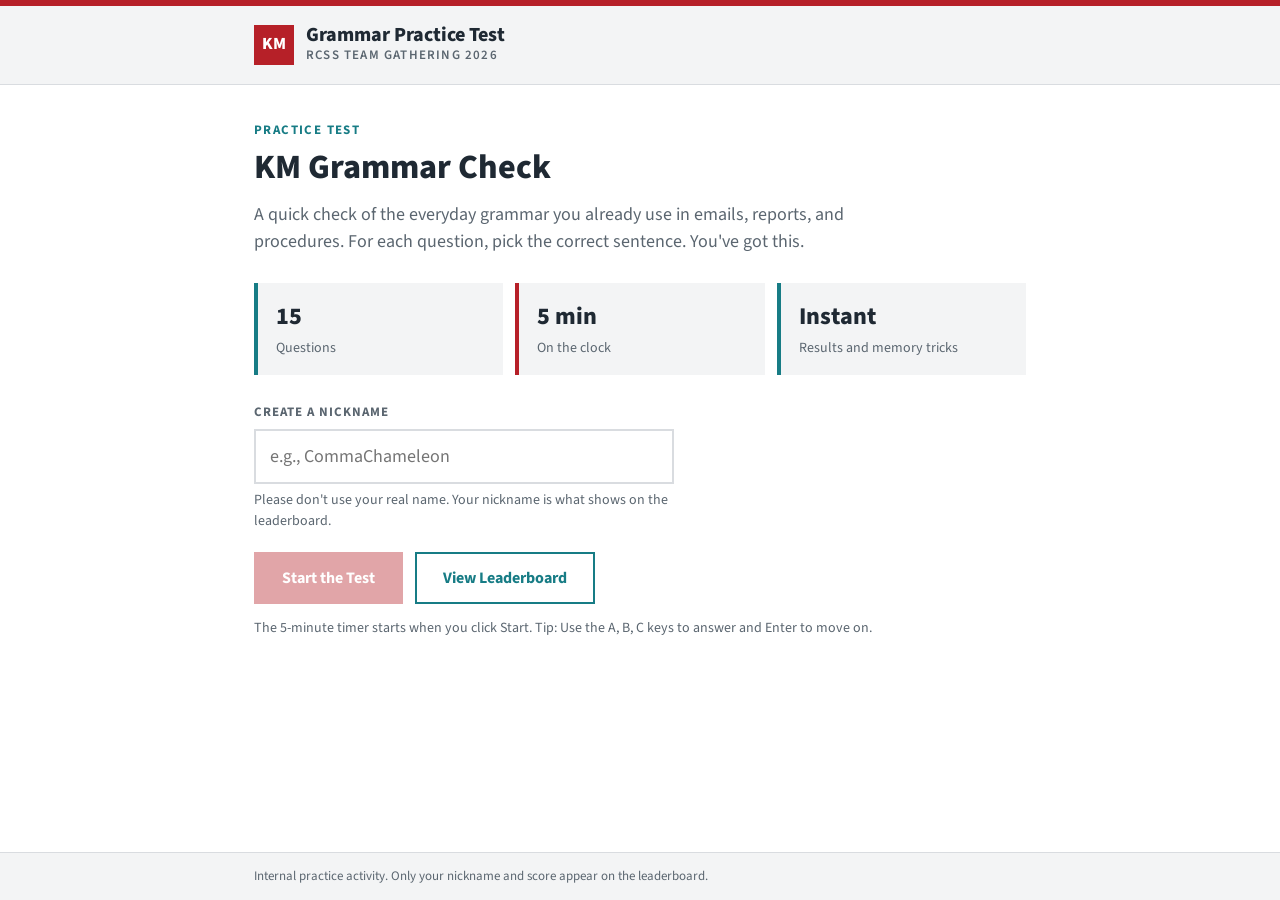
<file: grammar/index.html>
<!DOCTYPE html>
<html lang="en">
<head>
<meta charset="UTF-8">
<meta name="viewport" content="width=device-width, initial-scale=1">
<title>KM Grammar Practice Test</title>
<link rel="preconnect" href="https://fonts.googleapis.com">
<link rel="preconnect" href="https://fonts.gstatic.com" crossorigin>
<link href="https://fonts.googleapis.com/css2?family=Source+Sans+3:wght@400;600;700;800&display=swap" rel="stylesheet">
<style>
  :root{
    --red:#B62028;
    --red-dark:#8E1A20;
    --red-soft:#FBE9EC;
    --teal:#177C85;
    --teal-dark:#0F5A61;
    --teal-soft:#E3F1F2;
    --gray:#F3F4F5;
    --line:#D9DCE0;
    --text:#1F2933;
    --muted:#5B6670;
    --white:#FFFFFF;
  }
  *{box-sizing:border-box;margin:0;padding:0;border-radius:0}
  body{font-family:"Source Sans 3",system-ui,-apple-system,"Segoe UI",sans-serif;color:var(--text);background:var(--white);line-height:1.5;min-height:100vh;display:flex;flex-direction:column}
  .topbar{height:6px;background:var(--red)}
  header{background:var(--gray);border-bottom:1px solid var(--line)}
  .wrap{max-width:820px;margin:0 auto;padding:0 24px}
  header .wrap{display:flex;align-items:center;justify-content:space-between;padding-top:18px;padding-bottom:18px;gap:16px}
  .brand{display:flex;align-items:center;gap:12px}
  .mark{width:40px;height:40px;background:var(--red);color:#fff;font-weight:800;display:flex;align-items:center;justify-content:center;font-size:17px;letter-spacing:.5px}
  .brand-title{font-weight:800;font-size:20px;line-height:1.1}
  .brand-sub{font-size:13px;color:var(--muted);text-transform:uppercase;letter-spacing:1.2px;font-weight:600}
  .counter{font-size:14px;color:var(--muted);font-weight:600;white-space:nowrap}
  main{flex:1;padding:36px 0 56px}
  .eyebrow{font-size:13px;font-weight:700;text-transform:uppercase;letter-spacing:1.4px;color:var(--teal)}
  h1{font-size:34px;line-height:1.15;font-weight:800;margin:8px 0 14px}
  h2{font-size:22px;font-weight:800;margin-bottom:14px}
  p.lead{font-size:18px;color:var(--muted);max-width:640px}
  .intro-grid{display:grid;grid-template-columns:repeat(3,1fr);gap:12px;margin:28px 0}
  .stat{background:var(--gray);padding:16px 18px;border-left:4px solid var(--teal)}
  .stat:nth-child(2){border-left-color:var(--red)}
  .stat b{display:block;font-size:24px;font-weight:800}
  .stat span{font-size:14px;color:var(--muted)}
  .btn{display:inline-block;text-decoration:none;font:inherit;font-weight:700;font-size:16px;padding:12px 26px;border:2px solid var(--teal);background:var(--teal);color:#fff;cursor:pointer;transition:background .15s,border-color .15s}
  .btn:hover:not(:disabled){background:var(--teal-dark);border-color:var(--teal-dark)}
  .btn:disabled{opacity:.4;cursor:not-allowed}
  .btn.ghost{background:transparent;color:var(--teal)}
  .btn.ghost:hover:not(:disabled){background:var(--teal-soft)}
  .btn.red{background:var(--red);border-color:var(--red)}
  .btn.red:hover:not(:disabled){background:var(--red-dark);border-color:var(--red-dark)}
  .btn.small{font-size:14px;padding:8px 16px}
  .btn.disabled{opacity:.4;pointer-events:none}
  .hint{font-size:14px;color:var(--muted);margin-top:14px}
  .field{margin:6px 0 20px;max-width:420px}
  .field label{display:block;font-size:13px;font-weight:700;text-transform:uppercase;letter-spacing:1px;color:var(--muted);margin-bottom:6px}
  .field input{width:100%;font:inherit;font-size:18px;padding:12px 14px;border:2px solid var(--line);color:var(--text);background:#fff;outline:none}
  .field input:focus{border-color:var(--teal)}
  .field .note{font-size:14px;color:var(--muted);margin-top:6px}
  .start-actions{display:flex;gap:12px;flex-wrap:wrap}
  /* Quiz */
  .quiz-top{display:flex;justify-content:space-between;align-items:center;gap:12px;margin-bottom:12px}
  .timer{font-size:22px;font-weight:800;font-variant-numeric:tabular-nums;padding:6px 14px;background:var(--gray);color:var(--text);min-width:96px;text-align:center}
  .timer.warn{background:var(--red);color:#fff}
  .timer small{display:block;font-size:11px;font-weight:700;letter-spacing:1px;text-transform:uppercase;opacity:.75;line-height:1}
  .progress{height:8px;background:var(--gray);margin-bottom:28px}
  .progress > div{height:100%;background:var(--teal);width:0;transition:width .25s}
  .qnum{font-size:14px;font-weight:700;color:var(--red);text-transform:uppercase;letter-spacing:1.2px}
  .qprompt{font-size:20px;font-weight:700;margin:6px 0 20px}
  .options{display:flex;flex-direction:column;gap:10px}
  .opt{display:flex;gap:14px;align-items:flex-start;width:100%;text-align:left;font:inherit;font-size:18px;color:var(--text);background:var(--white);border:2px solid var(--line);padding:16px 18px;cursor:pointer;transition:border-color .12s,background .12s}
  .opt:hover{border-color:var(--teal)}
  .opt .letter{flex:none;width:30px;height:30px;display:flex;align-items:center;justify-content:center;font-weight:800;font-size:15px;background:var(--gray);color:var(--text)}
  .opt.selected{border-color:var(--teal);background:var(--teal-soft)}
  .opt.selected .letter{background:var(--teal);color:#fff}
  .nav{display:flex;justify-content:space-between;align-items:center;margin-top:28px;gap:12px}
  .dots{display:flex;flex-wrap:wrap;gap:5px;margin-top:26px}
  .dot{width:26px;height:26px;font-size:12px;font-weight:700;display:flex;align-items:center;justify-content:center;background:var(--gray);color:var(--muted);border:none;cursor:pointer;font-family:inherit}
  .dot.answered{background:var(--teal-soft);color:var(--teal-dark)}
  .dot.current{background:var(--teal);color:#fff}
  /* Results */
  .timesup{background:var(--red-soft);border-left:6px solid var(--red);padding:12px 18px;font-weight:700;margin-bottom:14px}
  .score-band{display:grid;grid-template-columns:auto 1fr;gap:28px;align-items:center;background:var(--gray);padding:26px 28px;border-left:6px solid var(--red);margin:10px 0 34px}
  .score-big{font-size:64px;font-weight:800;line-height:1;color:var(--red)}
  .score-big small{display:block;font-size:15px;font-weight:600;color:var(--muted);margin-top:6px}
  .score-label{font-size:24px;font-weight:800}
  .score-note{color:var(--muted);margin-top:4px}
  .cat-table{width:100%;border-collapse:collapse;margin-bottom:12px}
  .cat-table th{font-size:13px;text-transform:uppercase;letter-spacing:1px;color:var(--muted);text-align:left;padding:8px 0;border-bottom:2px solid var(--line)}
  .cat-table td{padding:12px 0;border-bottom:1px solid var(--line);vertical-align:middle}
  .cat-name{font-weight:700;width:34%}
  .bar{height:12px;background:var(--gray);position:relative}
  .bar > div{height:100%;background:var(--teal)}
  .bar.low > div{background:var(--red)}
  .cat-score{width:70px;text-align:right;font-weight:700;padding-left:14px!important}
  .callouts{display:grid;grid-template-columns:1fr 1fr;gap:12px;margin:22px 0 40px}
  .callout{padding:16px 18px;background:var(--teal-soft)}
  .callout.focus{background:var(--red-soft)}
  .callout b{display:block;font-size:13px;text-transform:uppercase;letter-spacing:1px;margin-bottom:4px}
  .callout.strong b{color:var(--teal-dark)}
  .callout.focus b{color:var(--red)}
  .filter{display:flex;gap:8px;margin-bottom:16px;flex-wrap:wrap}
  .chip{font:inherit;font-size:14px;font-weight:700;padding:6px 14px;border:2px solid var(--line);background:#fff;color:var(--muted);cursor:pointer}
  .chip.on{border-color:var(--teal);color:var(--teal-dark);background:var(--teal-soft)}
  .review{border:1px solid var(--line);border-left:5px solid var(--teal);padding:18px 20px;margin-bottom:12px}
  .review.wrong{border-left-color:var(--red)}
  .review-head{display:flex;justify-content:space-between;align-items:center;gap:10px;margin-bottom:10px;flex-wrap:wrap}
  .tag{font-size:12px;font-weight:700;text-transform:uppercase;letter-spacing:1px;padding:4px 10px;background:var(--gray);color:var(--text)}
  .verdict{font-size:14px;font-weight:800}
  .verdict.ok{color:var(--teal)}
  .verdict.no{color:var(--red)}
  .rline{font-size:16px;margin:4px 0;display:flex;gap:10px}
  .rline .k{flex:none;width:118px;font-size:13px;text-transform:uppercase;letter-spacing:.8px;color:var(--muted);font-weight:700;padding-top:2px}
  .explain{margin-top:10px;background:var(--gray);padding:12px 14px;font-size:15px}
  .trick{margin-top:8px;background:var(--teal-soft);border-left:4px solid var(--teal);padding:10px 14px;font-size:15px}
  .trick b{color:var(--teal-dark);text-transform:uppercase;font-size:12px;letter-spacing:1px;display:block}
  .email-box{background:var(--gray);padding:20px 22px;margin-top:30px}
  .email-row{display:flex;gap:10px;flex-wrap:wrap;align-items:flex-end}
  .email-row .field{margin:0;flex:1;min-width:220px}
  .actions{display:flex;gap:12px;margin-top:30px;flex-wrap:wrap}
  footer{border-top:1px solid var(--line);background:var(--gray);font-size:13px;color:var(--muted)}
  footer .wrap{padding-top:14px;padding-bottom:14px}
  /* Leaderboard */
  .board{width:100%;border-collapse:collapse}
  .board th{font-size:13px;text-transform:uppercase;letter-spacing:1px;color:var(--muted);text-align:left;padding:8px 10px;border-bottom:2px solid var(--line)}
  .board td{padding:11px 10px;border-bottom:1px solid var(--line);font-size:17px}
  .board td.rank{width:56px;font-weight:800;color:var(--muted)}
  .board td.pct{text-align:right;font-weight:800;width:90px}
  .board td.cnt{text-align:right;color:var(--muted);width:90px;font-variant-numeric:tabular-nums}
  .board tr.top1 td.rank{color:var(--red)}
  .board tr.top1 td,.board tr.top2 td,.board tr.top3 td{font-weight:700}
  .board tr.me td{background:var(--teal-soft)}
  .board tr.me td.rank{color:var(--teal-dark)}
  .board-meta{display:flex;justify-content:space-between;align-items:baseline;gap:12px;margin-bottom:10px;flex-wrap:wrap}
  .board-meta span{color:var(--muted);font-size:14px}
  .rank-callout{background:var(--teal-soft);border-left:6px solid var(--teal);padding:16px 20px;font-size:18px;margin-bottom:18px}
  .rank-callout b{color:var(--teal-dark)}
  .empty{padding:24px;background:var(--gray);color:var(--muted);text-align:center}
  .admin{margin-top:34px;padding-top:18px;border-top:1px solid var(--line)}
  .admin-row{display:flex;gap:10px;flex-wrap:wrap;align-items:center}
  .admin-row input{font:inherit;font-size:16px;padding:8px 12px;border:2px solid var(--line);width:140px;outline:none}
  .admin-row input:focus{border-color:var(--teal)}
  .admin-msg{font-size:14px;margin-top:8px;color:var(--muted)}
  .admin-msg.err{color:var(--red);font-weight:700}
  body.present main{padding-top:24px}
  body.present h1{font-size:44px}
  body.present .board td{font-size:26px;padding:14px 12px}
  body.present .board th{font-size:16px}
  body.present .board td.rank,body.present .board td.pct,body.present .board td.cnt{width:auto}
  .hidden{display:none!important}
  @media (max-width:640px){
    h1{font-size:28px}
    .intro-grid{grid-template-columns:1fr}
    .score-band{grid-template-columns:1fr;gap:12px}
    .callouts{grid-template-columns:1fr}
    .cat-name{width:42%}
    .rline{flex-direction:column;gap:0}
    .opt{font-size:17px}
    .board td{font-size:16px;padding:10px 6px}
  }
</style>
</head>
<body>
<div class="topbar"></div>
<header>
  <div class="wrap">
    <div class="brand">
      <div class="mark">KM</div>
      <div>
        <div class="brand-title">Grammar Practice Test</div>
        <div class="brand-sub">RCSS Team Gathering 2026</div>
      </div>
    </div>
    <div class="counter" id="counter"></div>
  </div>
</header>

<main>
  <div class="wrap">

    <!-- Start -->
    <section id="start">
      <div class="eyebrow">Practice Test</div>
      <h1>KM Grammar Check</h1>
      <p class="lead">A quick check of the everyday grammar you already use in emails, reports, and procedures. For each question, pick the correct sentence. You've got this.</p>
      <div class="intro-grid">
        <div class="stat"><b>15</b><span>Questions</span></div>
        <div class="stat"><b>5 min</b><span>On the clock</span></div>
        <div class="stat"><b>Instant</b><span>Results and memory tricks</span></div>
      </div>
      <div class="field">
        <label for="nameInput">Create a Nickname</label>
        <input id="nameInput" maxlength="24" autocomplete="off" placeholder="e.g., CommaChameleon">
        <div class="note">Please don't use your real name. Your nickname is what shows on the leaderboard.</div>
      </div>
      <div class="start-actions">
        <button class="btn red" id="startBtn" disabled>Start the Test</button>
        <button class="btn ghost" id="viewBoardBtn">View Leaderboard</button>
      </div>
      <p class="hint">The 5-minute timer starts when you click Start. Tip: Use the A, B, C keys to answer and Enter to move on.</p>
    </section>

    <!-- Leaderboard view -->
    <section id="boardView" class="hidden">
      <div class="eyebrow">Live Results</div>
      <h1>Leaderboard</h1>
      <div class="board-meta"><h2 style="margin:0">Top Scores</h2><span id="boardViewMeta">Loading…</span></div>
      <div id="boardViewBody"></div>
      <div class="actions">
        <button class="btn ghost" id="boardBackBtn">Back to Start</button>
        <button class="btn ghost" id="refreshBtn">Refresh Now</button>
      </div>
      <div class="admin">
        <div class="admin-row">
          <input id="resetCode" type="password" inputmode="numeric" placeholder="Admin code" autocomplete="off">
          <button class="btn red small" id="resetBtn">Reset Leaderboard</button>
        </div>
        <div class="admin-msg" id="resetMsg">Clears the board for a new session. Past scores are archived, not deleted.</div>
      </div>
    </section>

    <!-- Quiz -->
    <section id="quiz" class="hidden">
      <div class="quiz-top">
        <div class="qnum" id="qnum"></div>
        <div class="timer" id="timer"><small>Time left</small><span id="timerText">5:00</span></div>
      </div>
      <div class="progress"><div id="bar"></div></div>
      <div class="qprompt">Choose the correct sentence.</div>
      <div class="options" id="options"></div>
      <div class="nav">
        <button class="btn ghost" id="backBtn">Back</button>
        <button class="btn" id="nextBtn" disabled>Next</button>
      </div>
      <div class="dots" id="dots"></div>
    </section>

    <!-- Results -->
    <section id="results" class="hidden">
      <div class="eyebrow">Your Results</div>
      <h1>Score Summary</h1>
      <div class="timesup hidden" id="timesUp">Time's up. Unanswered questions were counted as missed.</div>
      <div class="score-band">
        <div class="score-big" id="scorePct"></div>
        <div>
          <div class="score-label" id="scoreLabel"></div>
          <div class="score-note" id="scoreNote"></div>
        </div>
      </div>

      <h2>Leaderboard</h2>
      <div class="rank-callout" id="rankCallout">Saving your score…</div>
      <div class="board-meta"><span id="boardMeta"></span></div>
      <div id="boardBody" style="margin-bottom:36px"></div>

      <h2>Results by Category</h2>
      <table class="cat-table">
        <thead><tr><th>Category</th><th></th><th style="text-align:right">Score</th></tr></thead>
        <tbody id="catBody"></tbody>
      </table>
      <div class="callouts">
        <div class="callout strong"><b>Strongest Area</b><span id="strongest"></span></div>
        <div class="callout focus"><b>Focus Area</b><span id="focus"></span></div>
      </div>

      <h2>Answer Review</h2>
      <div class="filter" id="filter">
        <button class="chip on" data-f="all">All</button>
        <button class="chip" data-f="wrong">Missed Only</button>
        <button class="chip" data-f="right">Correct Only</button>
      </div>
      <div id="review"></div>

      <div class="email-box">
        <h2 style="margin-bottom:6px">Email My Results</h2>
        <p class="hint" style="margin:0 0 14px">Sends your score, category results, and memory tricks to yourself from your own email app.</p>
        <div class="email-row">
          <div class="field">
            <label for="emailInput">Your Email</label>
            <input id="emailInput" type="email" autocomplete="email" placeholder="you@example.com">
          </div>
          <a class="btn disabled" id="emailBtn" target="_blank" rel="noopener" href="#">Open Email</a>
        </div>
      </div>

      <div class="actions">
        <button class="btn red" id="retakeBtn">Retake the Test</button>
        <button class="btn ghost" id="copyBtn">Copy My Results</button>
      </div>
      <p class="hint" id="copyMsg"></p>
    </section>

  </div>
</main>

<footer><div class="wrap">Internal practice activity. Only your nickname and score appear on the leaderboard.</div></footer>

<script>
const TIME_LIMIT = 300; // seconds

const QUESTIONS = [
  { cat:"Subject-Verb Agreement", options:[
      "Drew is one of those managers who play in a classic rock cover band.",
      "Drew is one of those managers who plays in a classic rock cover band."],
    answer:0,
    why:"\"Who\" refers to \"managers\" (the group that plays in cover bands), not to \"one.\" A plural antecedent takes a plural verb: \"who play.\"",
    tip:"Flip it: \"Of those managers who play in cover bands, Drew is one.\" The verb belongs to the group." },

  { cat:"Pronouns", options:[
      "Emily assigned the PSM/RMP acknowledgment to 11,000 people by accident, and Paige and she said, \"Oh no.\"",
      "Emily assigned the PSM/RMP acknowledgment to 11,000 people by accident, and Paige and her said, \"Oh no.\""],
    answer:0,
    why:"\"Paige and she\" is the subject of \"said,\" so the pronoun takes the subject form: \"she.\"",
    tip:"Drop the other person: \"she said,\" not \"her said.\"" },

  { cat:"Apostrophes", options:[
      "Kim Dang bought Nat a toaster after the veteran's event.",
      "Kim Dang bought Nat a toaster after the veterans' event."],
    answer:1,
    why:"The event belongs to many veterans, so it's a plural possessive. Make the word plural first (veterans), then add the apostrophe after the s.",
    tip:"Count the owners. One owner: 's. More than one owner ending in s: s'." },

  { cat:"Word Choice", options:[
      "The MAS 9 release had such a positive affect on Valerie that she celebrated with a wine tasting trip.",
      "The MAS 9 release had such a positive effect on Valerie that she celebrated with a wine tasting trip."],
    answer:1,
    why:"\"Effect\" is the noun (a result). \"Affect\" is usually the verb (to influence). After \"a positive,\" you need the noun.",
    tip:"Affect is the Action; Effect is the End result. If \"a,\" \"an,\" or \"the\" comes before it, it's usually effect." },

  { cat:"Subject-Verb Agreement", options:[
      "Gina, along with her tuning flute, show up to every birthday celebration.",
      "Gina, along with her tuning flute, shows up to every birthday celebration."],
    answer:1,
    why:"Phrases like \"along with,\" \"as well as,\" and \"together with\" don't make a subject plural. The subject is just \"Gina,\" so the verb is \"shows.\"",
    tip:"Cross out everything between the commas: \"Gina shows up.\"" },

  { cat:"Pronouns", options:[
      "The only kind of pot allowed at Kinder Morgan is the kind painted by whoever went to Mad Hatter on Tuesday.",
      "The only kind of pot allowed at Kinder Morgan is the kind painted by whomever went to Mad Hatter on Tuesday."],
    answer:0,
    why:"Inside the clause \"___ went to Mad Hatter,\" the pronoun is the subject of \"went,\" so it's \"whoever,\" even after \"by.\"",
    tip:"He/him test on the verb right after it: \"he went\" (not \"him went\") means whoever. Whom and him both end in m." },

  { cat:"Apostrophes", options:[
      "When Brittany gets angry, she lets out her \"little fella.\"",
      "When Brittany gets angry, she let's out her \"little fella.\""],
    answer:0,
    why:"\"Let's\" is a contraction of \"let us.\" Here \"lets\" is just the verb with an -s (she lets), so there's no apostrophe.",
    tip:"Expand it. \"She let us out her little fella\" makes no sense, so it's \"lets.\"" },

  { cat:"Word Choice", options:[
      "Our OSG department comprises several teams.",
      "Our OSG department is comprised of several teams.",
      "Both A and B are correct."],
    answer:0,
    why:"The whole comprises its parts. \"Comprises\" already means \"is made up of,\" so \"is comprised of\" is redundant in formal writing.",
    tip:"Never \"comprised of.\" If you need \"of,\" switch to \"composed of\" or \"made up of.\"" },

  { cat:"Subject-Verb Agreement", options:[
      "Without Pat, the number of people who could run KM is exactly zero.",
      "Without Pat, the number of people who could run KM are exactly zero."],
    answer:0,
    why:"\"The number of\" refers to one number, so it takes a singular verb: \"is.\" (\"A number of\" means \"several\" and takes a plural verb.)",
    tip:"\"The number\" is singular (is). \"A number\" is plural (are)." },

  { cat:"Pronouns", options:[
      "Us Houston folks know our office is much cooler than the offices in Colorado.",
      "We Houston folks know our office is much cooler than the offices in Colorado."],
    answer:1,
    why:"The pronoun is the subject of \"know,\" so it takes the subject form: \"we.\"",
    tip:"Cover the noun. Drop \"Houston folks\" and say it: \"We know,\" not \"Us know.\"" },

  { cat:"Apostrophes", options:[
      "The corporate gift at the year-end party was one custom Oreo, and recipients were disappointed that it's filling wasn't even double stuffed.",
      "The corporate gift at the year-end party was one custom Oreo, and recipients were disappointed that its filling wasn't even double stuffed.",
      "The corporate gift at the year-end party was one custom Oreo, and recipients were disappointed that its' filling wasn't even double stuffed."],
    answer:1,
    why:"\"Its\" (no apostrophe) is the possessive, like his or hers. \"It's\" always means \"it is\" or \"it has.\" \"Its'\" isn't a word.",
    tip:"Try \"it is\": \"it is filling\" doesn't work, so it's \"its.\"" },

  { cat:"Word Choice", options:[
      "The printed Storyline storyboards have lain on the printer since Friday.",
      "The printed Storyline storyboards have laid on the printer since Friday."],
    answer:0,
    why:"\"Lie\" (to rest) goes lie, lay, lain. \"Lay\" (to put something down) goes lay, laid, laid. The storyboards are resting, so \"have lain.\"",
    tip:"You lay something down; things that just rest lie. \"Lain\" rhymes with \"remain\": still sitting there." },

  { cat:"Subject-Verb Agreement", options:[
      "Matt and Ann each has a story about their Tuesday flight in.",
      "Matt and Ann each have a story about their Tuesday flight in."],
    answer:1,
    why:"When \"each\" comes after a plural subject, the subject is still plural (Matt and Ann), so the verb is plural: \"have.\"",
    tip:"Cover \"each\": \"Matt and Ann have.\"" },

  { cat:"Pronouns", options:[
      "Nobody was happier to see MAS 9 go live than we.",
      "Nobody was happier to see MAS 9 go live than us."],
    answer:0,
    why:"\"Than\" introduces an implied clause: \"than we [were].\" In formal grammar, the pronoun is the subject of that unstated verb, so it's \"we.\"",
    tip:"Finish the sentence in your head: \"than we were.\"" },

  { cat:"Apostrophes", options:[
      "The RCSS team is at its wit's end with Litmos.",
      "The RCSS team is at its wits' end with Litmos.",
      "The RCSS team is at its wits end with Litmos."],
    answer:1,
    why:"The idiom is about the end of your wits (plural), so it's a plural possessive: the apostrophe goes after the s, \"wits' end.\"",
    tip:"You have more than one wit to lose. Plural wits gets the apostrophe after the s." }
];

const LETTERS = ["A","B","C"];
let current = 0;
let answers = new Array(QUESTIONS.length).fill(null);
let playerName = "";
let startTime = 0, timerId = null, elapsedSec = 0, timedOut = false;
let resultText = "", resultEmailBody = "";

const $ = id => document.getElementById(id);
const fmt = s => `${Math.floor(s/60)}:${String(s%60).padStart(2,"0")}`;
const show = id => {
  ["start","quiz","results","boardView"].forEach(s => $(s).classList.toggle("hidden", s !== id));
  if (id !== "boardView") stopBoardRefresh();
};

/* ---------- Backend (Supabase) ---------- */
const SB_URL = "https://resqzilcqmsyxeuqbgdf.supabase.co";
const SB_KEY = "sb_publishable_iVYwO4oh4QUOyE-9MknNwQ_9dlotpSW";
const SB_HEADERS = { "apikey": SB_KEY, "Content-Type": "application/json" };

async function sb(path, opts = {}){
  const res = await fetch(`${SB_URL}/rest/v1/${path}`, { ...opts, headers: { ...SB_HEADERS, ...(opts.headers || {}) } });
  if (!res.ok){
    let msg = `Request failed (${res.status})`;
    try { const j = await res.json(); if (j && j.message) msg = j.message; } catch(e){}
    throw new Error(msg);
  }
  const text = await res.text();
  return text ? JSON.parse(text) : null;
}

/* Best score per nickname (case-insensitive). Ties go to the faster time, then whoever finished first. */
function buildBoard(list){
  const best = {};
  (list || []).forEach(r => {
    const name = String(r.nickname || "").trim();
    if (!name) return;
    const k = name.toLowerCase();
    const row = { name, correct: r.correct, total: r.total, seconds: r.seconds,
                  pct: Math.round(r.correct / r.total * 100), ts: Date.parse(r.created_at) || 0 };
    const c = best[k];
    if (!c || row.pct > c.pct || (row.pct === c.pct && row.seconds < c.seconds)) best[k] = row;
  });
  const rows = Object.values(best).sort((a,b) => b.pct - a.pct || a.seconds - b.seconds || a.ts - b.ts);
  return { players: rows.length, rows };
}

const api = {
  async board(){
    return buildBoard(await sb("scores?select=nickname,correct,total,seconds,created_at&archived=eq.false&order=created_at.asc&limit=5000"));
  },
  async submit(name, correct, total, cats, seconds){
    await sb("scores", {
      method: "POST",
      headers: { "Prefer": "return=minimal" },
      body: JSON.stringify({ nickname: name.slice(0,24), correct, total, seconds: Math.max(0, Math.min(3600, seconds)), categories: String(cats).slice(0,500) })
    });
    return api.board();
  },
  async reset(code){
    await sb("rpc/reset_leaderboard", { method: "POST", body: JSON.stringify({ code }) });
    return api.board();
  }
};

/* ---------- Leaderboard rendering ---------- */
function renderBoard(container, data, meName, limit){
  container.innerHTML = "";
  if (!data.rows.length){
    container.innerHTML = '<div class="empty">No scores yet. Be the first.</div>';
    return;
  }
  const meKey = (meName || "").toLowerCase();
  const table = document.createElement("table");
  table.className = "board";
  table.innerHTML = '<thead><tr><th>Rank</th><th>Nickname</th><th style="text-align:right">Time</th><th style="text-align:right">Score</th></tr></thead>';
  const tb = document.createElement("tbody");
  data.rows.forEach((r, i) => {
    const rank = i + 1;
    const isMe = meKey && r.name.toLowerCase() === meKey;
    if (i >= limit && !isMe) return;
    const tr = document.createElement("tr");
    tr.className = (rank <= 3 ? "top" + rank : "") + (isMe ? " me" : "");
    tr.innerHTML = '<td class="rank"></td><td class="nm"></td><td class="cnt"></td><td class="pct"></td>';
    tr.querySelector(".rank").textContent = "#" + rank;
    tr.querySelector(".nm").textContent = r.name + (isMe ? " (you)" : "");
    tr.querySelector(".cnt").textContent = r.seconds != null && r.seconds < 9999 ? fmt(r.seconds) : "–";
    tr.querySelector(".pct").textContent = r.pct + "%";
    tb.appendChild(tr);
  });
  table.appendChild(tb);
  container.appendChild(table);
}

function rankOf(data, name){
  const key = name.toLowerCase();
  const i = data.rows.findIndex(r => r.name.toLowerCase() === key);
  return i < 0 ? null : { rank: i + 1, row: data.rows[i] };
}

/* Leaderboard view, refreshes every 8 seconds while open */
let boardTimer = null;
function stopBoardRefresh(){ if (boardTimer){ clearInterval(boardTimer); boardTimer = null; } }
function loadBoardView(){
  api.board().then(d => {
    renderBoard($("boardViewBody"), d, "", 25);
    $("boardViewMeta").textContent = `${d.players} ${d.players === 1 ? "player" : "players"} · updates automatically`;
  }).catch(() => { $("boardViewMeta").textContent = "Couldn't reach the leaderboard. Retrying…"; });
}
function openBoardView(present){
  show("boardView");
  document.body.classList.toggle("present", !!present);
  $("boardBackBtn").classList.toggle("hidden", !!present);
  $("counter").textContent = "";
  loadBoardView();
  stopBoardRefresh();
  boardTimer = setInterval(loadBoardView, 8000);
  window.scrollTo(0,0);
}
function resetBoard(){
  const code = $("resetCode").value.trim();
  const msg = $("resetMsg");
  msg.classList.remove("err");
  if (!code){ msg.textContent = "Enter the admin code."; msg.classList.add("err"); return; }
  $("resetBtn").disabled = true;
  msg.textContent = "Resetting…";
  api.reset(code).then(d => {
    $("resetCode").value = "";
    msg.textContent = "Leaderboard reset. Past scores were archived.";
    renderBoard($("boardViewBody"), d, "", 25);
    $("boardViewMeta").textContent = "0 players · updates automatically";
  }).catch(e => {
    msg.textContent = (e && e.message && /code/i.test(e.message)) ? "Incorrect code." : "Couldn't reset. Try again.";
    msg.classList.add("err");
  }).finally(() => { $("resetBtn").disabled = false; });
}

/* ---------- Quiz flow ---------- */
function syncName(){
  playerName = $("nameInput").value.trim().slice(0,24);
  $("startBtn").disabled = !playerName;
}

function startQuiz(){
  syncName();
  if (!playerName){ show("start"); $("nameInput").focus(); return; }
  document.body.classList.remove("present");
  current = 0;
  answers = new Array(QUESTIONS.length).fill(null);
  timedOut = false;
  show("quiz");
  startTimer();
  render();
  window.scrollTo(0,0);
}

function startTimer(){
  clearInterval(timerId);
  startTime = Date.now();
  tick();
  timerId = setInterval(tick, 250);
}
function tick(){
  const left = Math.max(0, TIME_LIMIT - Math.floor((Date.now() - startTime) / 1000));
  $("timerText").textContent = fmt(left);
  $("timer").classList.toggle("warn", left <= 60);
  if (left === 0){ timedOut = true; finish(); }
}
function stopTimer(){
  clearInterval(timerId); timerId = null;
  elapsedSec = Math.min(TIME_LIMIT, Math.round((Date.now() - startTime) / 1000));
}

function render(){
  const q = QUESTIONS[current];
  const done = answers.filter(a => a !== null).length;
  $("qnum").textContent = `Question ${current+1} of ${QUESTIONS.length}`;
  $("counter").textContent = `${done} of ${QUESTIONS.length} answered`;
  $("bar").style.width = `${done / QUESTIONS.length * 100}%`;

  const opts = $("options");
  opts.innerHTML = "";
  q.options.forEach((text,i) => {
    const b = document.createElement("button");
    b.className = "opt" + (answers[current] === i ? " selected" : "");
    b.innerHTML = `<span class="letter">${LETTERS[i]}</span><span></span>`;
    b.lastChild.textContent = text;
    b.onclick = () => choose(i);
    opts.appendChild(b);
  });

  $("backBtn").style.visibility = current === 0 ? "hidden" : "visible";
  const last = current === QUESTIONS.length - 1;
  const nb = $("nextBtn");
  nb.textContent = last ? "Submit Test" : "Next";
  nb.classList.toggle("red", last);
  nb.disabled = last ? answers.some(a => a === null) : answers[current] === null;

  const dots = $("dots");
  dots.innerHTML = "";
  QUESTIONS.forEach((_,i) => {
    const d = document.createElement("button");
    d.className = "dot" + (answers[i] !== null ? " answered" : "") + (i === current ? " current" : "");
    d.textContent = i+1;
    d.title = `Go to question ${i+1}`;
    d.onclick = () => { current = i; render(); };
    dots.appendChild(d);
  });
}

function choose(i){ answers[current] = i; render(); }

function next(){
  if (current === QUESTIONS.length - 1){
    if (answers.every(a => a !== null)) finish();
    return;
  }
  if (answers[current] === null) return;
  current++;
  render();
}
function back(){ if (current > 0){ current--; render(); } }

function band(pct){
  if (pct >= 90) return ["Grammar Pro","You could proofread the annual report."];
  if (pct >= 70) return ["Strong Showing","Nicely done. A few tricky rules caught you."];
  if (pct >= 45) return ["Solid Start","These rules are sneakier than they look. Check your focus area and memory tricks below."];
  return ["Room to Grow","These rules trip up a lot of people. The memory tricks below will help fast."];
}

function finish(){
  if ($("quiz").classList.contains("hidden")) return; // already finished
  stopTimer();
  showResults();
}

function showResults(){
  const correct = answers.filter((a,i) => a === QUESTIONS[i].answer).length;
  const total = QUESTIONS.length;
  const pct = Math.round(correct / total * 100);
  const [label, note] = band(pct);
  $("timesUp").classList.toggle("hidden", !timedOut);
  $("scorePct").innerHTML = `${pct}%<small>${correct} of ${total} correct · ${fmt(elapsedSec)}</small>`;
  $("scoreLabel").textContent = label;
  $("scoreNote").textContent = note;
  $("counter").textContent = "Test complete";

  // Categories in first-appearance order
  const cats = {};
  QUESTIONS.forEach((q,i) => {
    cats[q.cat] = cats[q.cat] || {right:0,total:0};
    cats[q.cat].total++;
    if (answers[i] === q.answer) cats[q.cat].right++;
  });
  const rows = Object.entries(cats);
  const body = $("catBody");
  body.innerHTML = "";
  rows.forEach(([name,c]) => {
    const p = c.right / c.total;
    const tr = document.createElement("tr");
    tr.innerHTML = `<td class="cat-name"></td><td><div class="bar ${p < .5 ? "low" : ""}"><div style="width:${p*100}%"></div></div></td><td class="cat-score">${c.right}/${c.total}</td>`;
    tr.firstChild.textContent = name;
    body.appendChild(tr);
  });
  const sorted = rows.slice().sort((a,b) => (b[1].right/b[1].total) - (a[1].right/a[1].total));
  const best = sorted[0], worst = sorted[sorted.length-1];
  $("strongest").textContent = `${best[0]} (${best[1].right}/${best[1].total})`;
  $("focus").textContent = worst[1].right === worst[1].total ? "None. You aced every category." : `${worst[0]} (${worst[1].right}/${worst[1].total})`;

  // Review
  const rev = $("review");
  rev.innerHTML = "";
  QUESTIONS.forEach((q,i) => {
    const ok = answers[i] === q.answer;
    const d = document.createElement("div");
    d.className = "review " + (ok ? "right" : "wrong");
    d.dataset.ok = ok ? "1" : "0";
    d.innerHTML = `
      <div class="review-head">
        <span><b>Question ${i+1}</b> &nbsp;<span class="tag"></span></span>
        <span class="verdict ${ok ? "ok" : "no"}">${ok ? "Correct" : (answers[i] === null ? "Not answered" : "Missed")}</span>
      </div>
      <div class="rline"><span class="k">Your answer</span><span class="ya"></span></div>
      ${ok ? "" : `<div class="rline"><span class="k">Correct answer</span><span class="ca"></span></div>`}
      <div class="explain"></div>
      <div class="trick"><b>Memory Trick</b><span class="tp"></span></div>`;
    d.querySelector(".tag").textContent = q.cat;
    d.querySelector(".ya").textContent = answers[i] === null ? "No answer (time ran out)" : `${LETTERS[answers[i]]}) ${q.options[answers[i]]}`;
    if (!ok) d.querySelector(".ca").textContent = `${LETTERS[q.answer]}) ${q.options[q.answer]}`;
    d.querySelector(".explain").textContent = q.why;
    d.querySelector(".tp").textContent = q.tip;
    rev.appendChild(d);
  });
  setFilter("all");

  // Text versions for copy and email
  const catLines = rows.map(([n,c]) => `- ${n}: ${c.right}/${c.total}`).join("\n");
  resultText = `KM Grammar Practice Test\nNickname: ${playerName}\nScore: ${pct}% (${correct}/${total}) in ${fmt(elapsedSec)}\n\nBy category:\n${catLines}`;
  const missed = QUESTIONS.map((q,i) => ({q,i})).filter(x => answers[x.i] !== x.q.answer);
  const trickLines = missed.length
    ? "\n\nMemory tricks for the ones you missed:\n" + missed.map(x => `Q${x.i+1} (${x.q.cat}): ${x.q.tip}`).join("\n")
    : "\n\nPerfect score. No tricks needed.";
  resultEmailBody = resultText + trickLines;
  $("copyMsg").textContent = "";
  updateEmailLink();

  show("results");
  window.scrollTo(0,0);

  // Save score and show leaderboard
  $("rankCallout").textContent = "Saving your score…";
  $("boardBody").innerHTML = "";
  $("boardMeta").textContent = "";
  const catText = rows.map(([n,c]) => `${n} ${c.right}/${c.total}`).join("; ");
  api.submit(playerName, correct, total, catText, elapsedSec).then(d => {
    const me = rankOf(d, playerName);
    const callout = $("rankCallout");
    callout.innerHTML = "";
    if (me){
      callout.append("You're ");
      const b = document.createElement("b"); b.textContent = `#${me.rank} of ${d.players}`; callout.append(b);
      callout.append(me.row.pct > pct ? ` (your best score of ${me.row.pct}% counts).` : ".");
    } else {
      callout.textContent = "Score saved.";
    }
    $("boardMeta").textContent = `Top 10 of ${d.players} ${d.players === 1 ? "player" : "players"}. Ties go to the faster time.`;
    renderBoard($("boardBody"), d, playerName, 10);
  }).catch(() => {
    $("rankCallout").textContent = "Couldn't save your score to the leaderboard. Check your connection and retake to try again.";
  });
}

function updateEmailLink(){
  const email = $("emailInput").value.trim();
  const valid = /^[^\s@]+@[^\s@]+\.[^\s@]+$/.test(email);
  const btn = $("emailBtn");
  btn.classList.toggle("disabled", !valid);
  if (!valid){ btn.href = "#"; return; }
  const build = body => `mailto:${encodeURIComponent(email)}?subject=${encodeURIComponent("My KM Grammar Practice Test Results")}&body=${encodeURIComponent(body)}`;
  // Keep the link short enough for Outlook on Windows; trim trick lines if needed
  let lines = resultEmailBody.split("\n"), href = build(resultEmailBody), trimmed = false;
  while (href.length > 1900 && lines.length > 1){
    lines.pop(); trimmed = true;
    href = build(lines.join("\n") + "\n(See the results page for the rest of your memory tricks.)");
  }
  btn.href = href;
}

function setFilter(f){
  document.querySelectorAll(".chip").forEach(c => c.classList.toggle("on", c.dataset.f === f));
  document.querySelectorAll(".review").forEach(r => {
    const ok = r.dataset.ok === "1";
    r.classList.toggle("hidden", (f === "wrong" && ok) || (f === "right" && !ok));
  });
}

/* ---------- Wiring ---------- */
$("startBtn").onclick = startQuiz;
$("retakeBtn").onclick = startQuiz;
$("nextBtn").onclick = next;
$("backBtn").onclick = back;
$("nameInput").addEventListener("input", syncName);
$("nameInput").addEventListener("keydown", e => { if (e.key === "Enter" && playerName) startQuiz(); });
$("viewBoardBtn").onclick = () => openBoardView(false);
$("boardBackBtn").onclick = () => { show("start"); $("counter").textContent = ""; };
$("refreshBtn").onclick = loadBoardView;
$("resetBtn").onclick = resetBoard;
$("resetCode").addEventListener("keydown", e => { if (e.key === "Enter") resetBoard(); });
$("emailInput").addEventListener("input", updateEmailLink);
document.querySelectorAll(".chip").forEach(c => c.onclick = () => setFilter(c.dataset.f));
$("copyBtn").onclick = async () => {
  try { await navigator.clipboard.writeText(resultEmailBody); $("copyMsg").textContent = "Results copied."; }
  catch(e){ $("copyMsg").textContent = "Copy isn't available here. Use Email My Results instead."; }
};

document.addEventListener("keydown", e => {
  if ($("quiz").classList.contains("hidden")) return;
  const k = e.key.toUpperCase();
  const idx = LETTERS.indexOf(k);
  if (idx > -1 && idx < QUESTIONS[current].options.length){ choose(idx); }
  else if (e.key === "Enter"){ e.preventDefault(); next(); }
  else if (e.key === "ArrowLeft"){ back(); }
  else if (e.key === "ArrowRight" && answers[current] !== null && current < QUESTIONS.length-1){ next(); }
});

// Presenter link: add ?view=board to the quiz URL for a large, auto-updating leaderboard
if (new URLSearchParams(location.search).get("view") === "board") openBoardView(true);
</script>
</body>
</html>
</file>
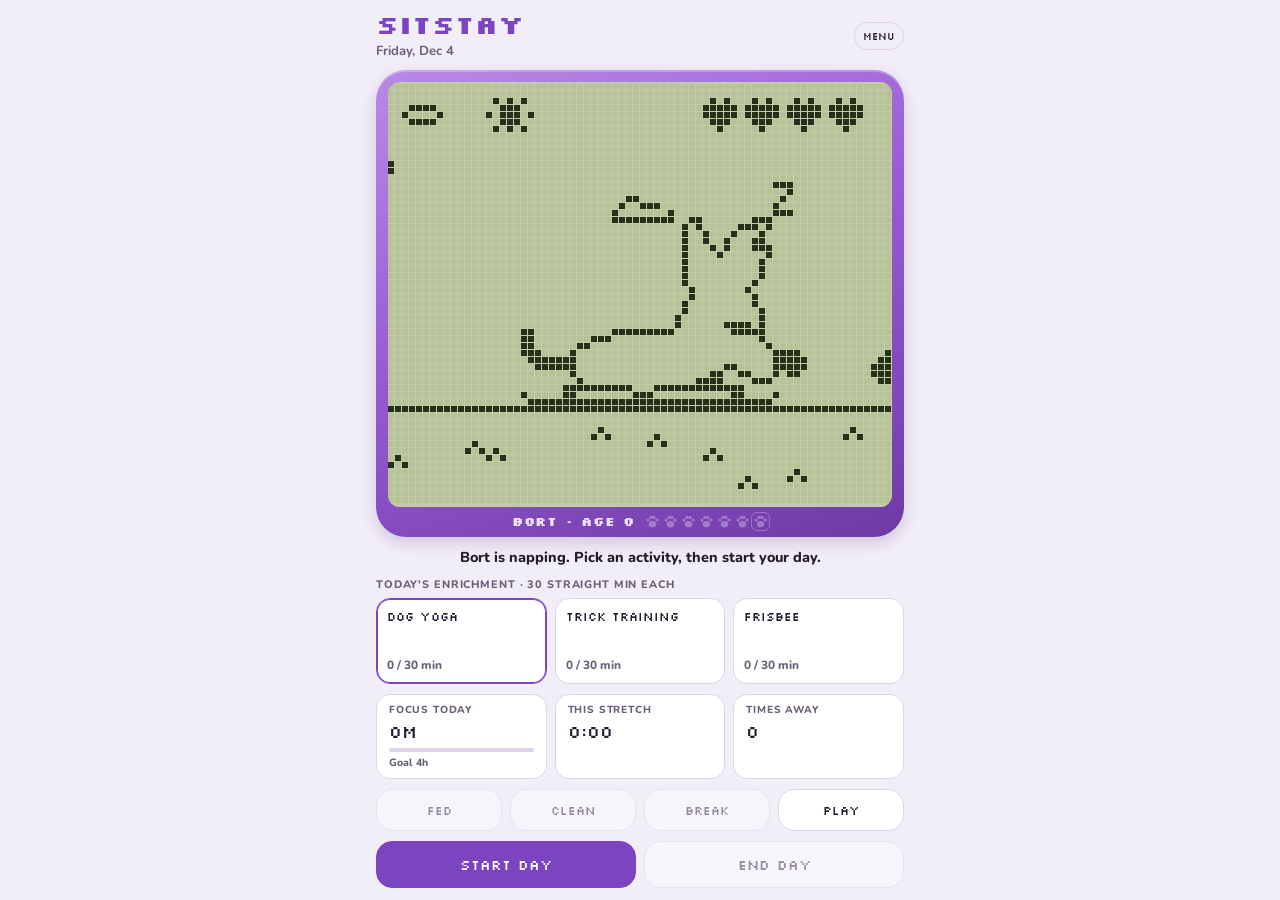
<file: sitstay/index.html>
<!DOCTYPE html>
<html lang="en">
<head>
<meta charset="UTF-8">
<meta name="viewport" content="width=device-width, initial-scale=1, viewport-fit=cover">
<title>SitStay</title>
<link rel="apple-touch-icon" href="apple-touch-icon.png">
<link rel="icon" type="image/png" sizes="192x192" href="icon-192.png">
<link rel="manifest" href="manifest.json">
<meta name="apple-mobile-web-app-capable" content="yes">
<meta name="apple-mobile-web-app-title" content="SitStay">
<meta name="apple-mobile-web-app-status-bar-style" content="default">
<meta name="theme-color" content="#F2EEF8">
<style>:root{padding-top:env(safe-area-inset-top,0px);padding-bottom:env(safe-area-inset-bottom,0px)} html{height:100%;box-sizing:border-box}</style>
<link rel="preconnect" href="https://fonts.googleapis.com">
<link rel="preconnect" href="https://fonts.gstatic.com" crossorigin>
<link rel="stylesheet" href="https://fonts.googleapis.com/css2?family=Silkscreen:wght@400;700&family=Nunito:wght@500;700;800&display=swap">
<style>
/* Layout: one-screen phone app styled like a 90s virtual-pet keychain. Plastic shell around an LCD, status line, three enrichment cards, care buttons, day controls. */
:root{
  --bg:#F2EEF8; --surface:#FFFFFF; --ink:#231B2E; --muted:#6B6078; --line:#DDD4EA;
  --accent:#7B45C2; --accent-ink:#FFFFFF; --ok:#2E9455; --warn:#C2410C; --scrim:rgba(20,12,30,.45);
  --shell:#9A5BD6; --shell-hi:#B98AE6; --shell-lo:#6E3AA6;
  --lcd:#C3CDA4; --lcd-on:#25301B; --lcd-ghost:rgba(37,48,27,.07);
  --font-display:"Silkscreen", ui-monospace, "Courier New", monospace;
  --font-body:"Nunito", system-ui, -apple-system, "Segoe UI", sans-serif;
}
@media (prefers-color-scheme: dark){
  :root:not([data-theme="light"]){
    --bg:#15121C; --surface:#211B2B; --ink:#EEE8F6; --muted:#A79CB6; --line:#352C44;
    --accent:#B48CF0; --accent-ink:#1A1224; --ok:#5CC58A; --warn:#F59E6B; --scrim:rgba(0,0,0,.55);
    --shell:#5E3A8A; --shell-hi:#7A52A8; --shell-lo:#40255F;
    --lcd:#AEB892; --lcd-on:#1E2716; --lcd-ghost:rgba(30,39,22,.08);
    color-scheme:dark;
  }
}
:root[data-theme="dark"]{
  --bg:#15121C; --surface:#211B2B; --ink:#EEE8F6; --muted:#A79CB6; --line:#352C44;
  --accent:#B48CF0; --accent-ink:#1A1224; --ok:#5CC58A; --warn:#F59E6B; --scrim:rgba(0,0,0,.55);
  --shell:#5E3A8A; --shell-hi:#7A52A8; --shell-lo:#40255F;
  --lcd:#AEB892; --lcd-on:#1E2716; --lcd-ghost:rgba(30,39,22,.08);
  color-scheme:dark;
}
html,body{height:100%}
body{margin:0;background:var(--bg);color:var(--ink);font-family:var(--font-body);-webkit-tap-highlight-color:transparent}
*{box-sizing:border-box}
[hidden]{display:none!important}
.app{height:100%;max-width:560px;margin:0 auto;display:flex;flex-direction:column;gap:10px;
  padding-block:12px;padding-left:max(16px,env(safe-area-inset-left,0px));padding-right:max(16px,env(safe-area-inset-right,0px))}
header{display:flex;align-items:center;justify-content:space-between;gap:12px}
h1{font-family:var(--font-display);font-weight:700;font-size:1.6rem;line-height:1;margin:0;color:var(--accent)}
.date{color:var(--muted);font-size:.82rem;font-weight:700;margin-top:4px}
.shell{flex:1 1 auto;min-height:220px;display:flex;flex-direction:column;padding:12px 12px 8px;border-radius:30px;
  background:linear-gradient(160deg,var(--shell-hi),var(--shell) 45%,var(--shell-lo));box-shadow:inset 0 2px 0 rgba(255,255,255,.25),0 6px 16px rgba(60,20,100,.18)}
.lcd{position:relative;flex:1 1 auto;border-radius:12px;overflow:hidden;background:var(--lcd);box-shadow:inset 0 3px 8px rgba(0,0,0,.28)}
.lcd canvas{position:absolute;inset:0;width:100%;height:100%;display:block}
.burst{position:absolute;left:50%;top:3%;transform:translateX(-50%);display:flex;flex-direction:column;align-items:center;gap:2px;padding:8px 14px;border-radius:10px;
  background:var(--lcd);border:3px solid var(--lcd-on);color:var(--lcd-on);font-family:var(--font-display);text-align:center;pointer-events:none;max-width:88%}
.burst b{font-size:1.7rem;line-height:1;font-variant-numeric:tabular-nums}
.burst span{font-size:.7rem;letter-spacing:.06em;text-transform:uppercase}
.burst small{font-size:.72rem;margin-top:4px;font-family:var(--font-body);font-weight:800}
.burst.pop{animation:pop .45s cubic-bezier(.2,1.6,.4,1)}
@keyframes pop{0%{transform:translateX(-50%) scale(.3);opacity:0}100%{transform:translateX(-50%) scale(1);opacity:1}}
body.dim .burst{background:#000;border-color:#3E6B2B;color:#5d8a48}
.brand{font-family:var(--font-display);font-weight:700;color:rgba(255,255,255,.85);font-size:.8rem;letter-spacing:.06em;text-align:center;margin-top:6px}
.toast{position:absolute;left:8px;right:8px;bottom:8px;background:var(--lcd-on);color:var(--lcd);font-family:var(--font-display);font-size:.78rem;text-align:center;padding:8px 10px;border-radius:8px}
.status{font-weight:800;font-size:.9rem;text-align:center;margin:0;min-height:1.3em}
.label{font-size:.68rem;text-transform:uppercase;letter-spacing:.08em;color:var(--muted);font-weight:800;margin:0 0 -4px}
.acts{display:grid;grid-template-columns:repeat(3,1fr);gap:8px}
.act{display:flex;flex-direction:column;gap:6px;text-align:left;min-width:0;padding:10px;border-radius:14px;border:1.5px solid var(--line);background:var(--surface);color:var(--ink);cursor:pointer;font:inherit}
.act .nm{font-family:var(--font-display);font-size:.78rem;line-height:1.2;min-height:2.4em;text-wrap:balance}
.act .meta{font-size:.74rem;font-weight:800;color:var(--muted);font-variant-numeric:tabular-nums}
.act .track{height:6px;border-radius:2px;background:var(--line);overflow:hidden}
.act .fill{height:100%;width:0;background:var(--accent)}
.act[aria-pressed="true"]{border-color:var(--accent);box-shadow:inset 0 0 0 1px var(--accent)}
.act.done .fill{background:var(--ok)}
.act.done .meta{color:var(--ok)}
.stats{display:grid;grid-template-columns:repeat(3,1fr);gap:8px}
.stat{background:var(--surface);border:1px solid var(--line);border-radius:14px;padding:8px 12px;min-width:0}
.stat .k{font-size:.64rem;text-transform:uppercase;letter-spacing:.08em;color:var(--muted);font-weight:800}
.stat .v{font-family:var(--font-display);font-size:1.05rem;font-variant-numeric:tabular-nums;margin-top:4px}
.goal{height:4px;border-radius:2px;background:var(--line);overflow:hidden;margin-top:6px}
.goal i{display:block;height:100%;width:0;background:var(--accent)}
.goal.met i{background:var(--ok)}
.gk{font-size:.66rem;font-weight:800;color:var(--muted);margin-top:3px;font-variant-numeric:tabular-nums}
.btn.small{font-size:.76rem;padding:12px 6px}
.note{color:var(--muted);font-weight:700;font-size:.85rem;margin:0}
.code{font-family:ui-monospace,"SF Mono",Menlo,monospace;font-size:.82rem;background:var(--bg);border:1.5px dashed var(--line);border-radius:10px;padding:10px;word-break:break-all;user-select:all;-webkit-user-select:all}
.wear{display:grid;grid-template-columns:repeat(auto-fill,minmax(96px,1fr));gap:8px}
.wchip{font:inherit;font-weight:800;font-size:.82rem;padding:10px 8px;border-radius:12px;border:1.5px solid var(--line);background:var(--surface);color:var(--ink);cursor:pointer;display:flex;flex-direction:column;gap:2px;align-items:flex-start}
.wchip small{font-weight:700;color:var(--muted);font-size:.7rem}
.wchip[aria-pressed="true"]{border-color:var(--accent);box-shadow:inset 0 0 0 1px var(--accent)}
.wchip:disabled{opacity:.5;cursor:default}
.care,.actions{display:flex;gap:8px}
.care .btn{min-width:0}
.btn{flex:1;font-family:var(--font-display);font-size:.88rem;border-radius:16px;padding:13px 10px;cursor:pointer;border:1.5px solid var(--line);background:var(--surface);color:var(--ink)}
.btn.primary{background:var(--accent);border-color:var(--accent);color:var(--accent-ink)}
.btn.alert{border-color:var(--warn);color:var(--warn)}
.btn:disabled{opacity:.45;cursor:default}
.btn:focus-visible,.act:focus-visible{outline:3px solid var(--accent);outline-offset:2px}
.sheet{position:fixed;inset:0;background:var(--scrim);display:flex;align-items:flex-end;justify-content:center;z-index:20}
.card{width:100%;max-width:560px;max-height:90%;overflow:auto;background:var(--surface);color:var(--ink);border-radius:24px 24px 0 0;
  padding:22px max(20px,env(safe-area-inset-right,0px)) calc(20px + env(safe-area-inset-bottom,0px)) max(20px,env(safe-area-inset-left,0px));display:flex;flex-direction:column;gap:14px}
.card h2{font-family:var(--font-display);font-size:1.15rem;margin:0}
.score{display:flex;align-items:baseline;gap:10px}
.score .n{font-family:var(--font-display);font-weight:700;font-size:3rem;line-height:1;font-variant-numeric:tabular-nums;color:var(--accent)}
.score .l{font-weight:800;color:var(--muted);font-size:.8rem;text-transform:uppercase;letter-spacing:.08em}
.verdict{font-weight:700;margin:0}
.rows{display:grid;grid-template-columns:1fr auto;gap:8px 16px;margin:0}
.rows dt{color:var(--muted);font-weight:700}
.rows dd{margin:0;font-weight:800;font-variant-numeric:tabular-nums;text-align:right}
.rows dd.ok{color:var(--ok)}
.rows dd.bad{color:var(--warn)}
.week{display:grid;grid-template-columns:repeat(7,1fr);gap:6px;align-items:end;height:96px;border-bottom:1px solid var(--line);padding-bottom:4px}
.week .bar{display:flex;flex-direction:column;align-items:center;justify-content:flex-end;height:100%;gap:4px}
.week .bar i{display:block;width:70%;border-radius:3px 3px 0 0;background:var(--line);min-height:3px}
.week .bar.today i{background:var(--accent)}
.week .bar small{font-size:.66rem;color:var(--muted);font-weight:800;font-variant-numeric:tabular-nums}
.weekdays{display:grid;grid-template-columns:repeat(7,1fr);gap:6px;text-align:center;font-size:.72rem;font-weight:800;color:var(--muted);margin-top:-8px}
.top{display:flex;align-items:center;gap:10px}
.link.on{border-color:var(--ok);color:var(--ok)}
.top{flex-wrap:wrap;justify-content:flex-end;gap:6px}
.colhead{display:flex;align-items:baseline;justify-content:space-between;gap:10px}
.colhead b{font-family:var(--font-display);font-size:1.1rem;color:var(--accent)}
.colbar{height:6px;border-radius:2px;background:var(--line);overflow:hidden}.colbar i{display:block;height:100%;background:var(--accent)}
.tiles{display:grid;grid-template-columns:repeat(auto-fill,minmax(92px,1fr));gap:8px}
.tile{background:var(--bg);border:1.5px solid var(--line);border-radius:12px;padding:6px 6px 8px;display:flex;flex-direction:column;align-items:center;gap:4px;text-align:center;min-width:0}
.tile img{width:100%;image-rendering:pixelated;border-radius:6px;background:var(--lcd)}
.tile span{font-weight:800;font-size:.74rem;line-height:1.15}
.tile small{font-size:.66rem;color:var(--muted);font-weight:700}
.tile.locked span{color:var(--muted)}
.menu{display:grid;grid-template-columns:1fr 1fr;gap:8px}
.menu .btn:last-child{grid-column:1/-1}
button.tile{font:inherit;color:var(--ink);cursor:pointer}
button.tile[aria-pressed="true"]{border-color:var(--accent);box-shadow:inset 0 0 0 1px var(--accent)}
button.tile[aria-pressed="true"] small{color:var(--accent)}
button.tile.buy small{color:var(--accent);font-weight:800}
button.tile:disabled{cursor:default}
button.tile:disabled img{opacity:.55}
.brand{display:flex;align-items:center;justify-content:center;gap:10px}
.paws{display:flex;gap:3px}
.paws i{width:15px;height:15px;display:block;opacity:.32}
.paws i.on{opacity:1}
.paws i.today{outline:1.5px solid rgba(255,255,255,.85);outline-offset:1px;border-radius:4px}
.paws svg{width:100%;height:100%;display:block;fill:rgba(255,255,255,.95)}
body.dim .paws{visibility:hidden}
.chips{display:flex;flex-wrap:wrap;gap:6px}
.chip{font-weight:800;font-size:.78rem;padding:7px 10px;border-radius:999px;border:1.5px solid var(--line);background:var(--bg)}
.chip.on{border-color:var(--ok);color:var(--ok)}
.chip.locked{color:var(--muted);border-style:dashed}
.best{font-family:var(--font-display);font-size:.8rem;margin:-6px 0 0;color:var(--muted)}
.best.new{color:var(--ok);animation:pop .5s cubic-bezier(.2,1.6,.4,1)}
.tmrw{display:flex;gap:6px;flex-wrap:wrap}
.link{font-family:var(--font-display);font-size:.64rem;background:none;border:1.5px solid var(--line);color:var(--ink);border-radius:999px;padding:6px 8px;cursor:pointer}
.graves{display:grid;grid-template-columns:repeat(auto-fill,minmax(130px,1fr));gap:12px}
.grave{background:var(--bg);border:2px solid var(--line);border-radius:60px 60px 8px 8px;padding:22px 12px 14px;text-align:center;display:flex;flex-direction:column;gap:6px;min-width:0}
.grave.ran{border-style:dashed;border-radius:8px}
.grave .rip{font-family:var(--font-display);font-size:.7rem;color:var(--muted)}
.grave .gn{font-family:var(--font-display);font-size:1rem;overflow-wrap:anywhere}
.grave .ga{font-weight:800}
.grave .gd{font-size:.75rem;color:var(--muted);font-weight:700}
.empty{color:var(--muted);font-weight:700;margin:0}
.kennel{display:grid;grid-template-columns:repeat(auto-fill,minmax(130px,1fr));gap:10px}
.kdog{background:var(--bg);border:1.5px solid var(--line);border-radius:14px;padding:8px;display:flex;flex-direction:column;gap:4px;align-items:center;text-align:center;min-width:0}
.kdog.main{border-color:var(--accent);box-shadow:inset 0 0 0 1px var(--accent)}
.kdog img{width:100%;image-rendering:pixelated;border-radius:8px;background:var(--lcd)}
.kdog b{font-size:.85rem;line-height:1.15;overflow-wrap:anywhere}
.kdog small{font-size:.7rem;color:var(--muted);font-weight:700}
.kdog .btn{width:100%;padding:8px 6px;font-size:.78rem}
label{display:flex;flex-direction:column;gap:6px;font-weight:800;font-size:.9rem}
input{font:inherit;font-weight:700;padding:12px;border-radius:12px;border:1.5px solid var(--line);background:var(--bg);color:var(--ink)}
.sub{font-size:.7rem;text-transform:uppercase;letter-spacing:.08em;color:var(--muted);font-weight:800;margin:4px 0 0}
body.dim{background:#000}
body.dim .app > :not(.shell){visibility:hidden}
body.dim .shell{background:#000;box-shadow:none}
body.dim .lcd{background:#000;box-shadow:none}
body.dim .brand{color:#22381a}
body.dim .toast{background:#0c1708;color:#5d8a48}
.dimclock{display:none}
body.dim .dimclock{display:block;position:fixed;left:0;right:0;bottom:calc(36px + env(safe-area-inset-bottom,0px));text-align:center;font-family:var(--font-display);color:#3E6B2B;font-variant-numeric:tabular-nums;pointer-events:none;transition:transform 2s ease}
body.dim .dimclock b{display:block;font-size:2.2rem;line-height:1;font-weight:700}
body.dim .dimclock small{display:block;font-size:.72rem;color:#2c4a1f;margin-top:6px;letter-spacing:.04em}
body.dim .dimclock #dimAct{color:#3E6B2B;margin-top:10px}
body.dim .shell{transition:transform 2s ease}
body.dim .shell::after{content:"Tap to wake";display:block;text-align:center;font-family:var(--font-display);font-size:.7rem;color:#22381a;margin-top:2px}
@media (prefers-reduced-motion: no-preference){ .act,.btn{transition:background .15s,border-color .15s,color .15s} .act .fill{transition:width .4s} }
</style>
</head>
<body>


<div class="app">
  <header>
    <div><h1>SitStay</h1><div class="date" id="today"></div></div>
    <div class="top"><button class="link" id="openMenu" aria-haspopup="dialog">Menu</button></div>
  </header>

  <div class="shell">
    <div class="lcd" id="lcd">
      <canvas id="scene" aria-label="Bort the pixel puppy"></canvas>
      <div class="toast" id="toast" hidden></div>
      <div class="burst" id="burst" hidden><b id="burstN">+0</b><span id="burstL">Good dog points</span><small id="burstS" hidden></small></div>
    </div>
    <div class="brand"><span id="brand">BORT</span><span class="paws" id="paws" role="img"></span></div>
  </div>
  <p class="status" id="status"></p>

  <p class="label">Today's enrichment · 30 straight min each</p>
  <div class="acts" id="acts" role="group" aria-label="Today's enrichment activities"></div>

  <div class="stats">
    <div class="stat"><div class="k">Focus today</div><div class="v" id="statFocus">0m</div><div class="goal" id="goalBar"><i id="goalFill"></i></div><div class="gk" id="goalText">Goal 4h</div></div>
    <div class="stat"><div class="k">This stretch</div><div class="v" id="statStretch">0:00</div></div>
    <div class="stat"><div class="k">Times away</div><div class="v" id="statLeft">0</div></div>
  </div>

  <div class="care">
    <button class="btn small" id="feed" disabled>Feed</button>
    <button class="btn small" id="clean" disabled>Clean up</button>
    <button class="btn small" id="free" disabled>Break</button>
    <button class="btn small" id="pPlay" disabled aria-haspopup="dialog">Play</button>
  </div>
  <div class="actions">
    <button class="btn primary" id="primary">Start day</button>
    <button class="btn" id="secondary" disabled>End day</button>
  </div>
</div>

<div class="dimclock" id="dimClock" aria-live="off"><b id="dimStretch">0:00</b><small id="dimToday">this stretch · 0m today</small><small id="dimAct"></small></div>

<div class="sheet" id="summary" hidden>
  <div class="card" role="dialog" aria-labelledby="sumTitle">
    <h2 id="sumTitle">Today with Bort</h2>
    <div class="score"><span class="n" id="sumScore">0</span><span class="l">Good dog points</span></div>
    <p class="best" id="sumBest"></p>
    <p class="verdict" id="sumVerdict"></p>
    <dl class="rows" id="sumRows"></dl>
    <p class="sub">Enrichment</p>
    <dl class="rows" id="sumActs"></dl>
    <p class="sub">Care</p>
    <dl class="rows" id="sumCare"></dl>
    <p class="sub">Streak and dog years</p>
    <dl class="rows" id="sumStreak"></dl>
    <p class="sub">Tomorrow's enrichment</p>
    <div class="tmrw" id="sumTomorrow"></div>
    <p class="sub">Focus, last 7 days</p>
    <div class="week" id="week"></div>
    <div class="weekdays" id="weekdays"></div>
    <div class="actions">
      <button class="btn" id="sumResume" hidden>Resume day</button>
      <button class="btn primary" id="sumClose">Done</button>
    </div>
  </div>
</div>

<div class="sheet" id="dead" hidden>
  <div class="card" role="dialog" aria-labelledby="deadTitle">
    <h2 id="deadTitle">Bort has died</h2>
    <p class="verdict" id="deadText"></p>
    <div class="actions">
      <button class="btn" id="rest">Lay to rest</button>
      <button class="btn primary" id="vet">Emergency vet</button>
    </div>
  </div>
</div>

<div class="sheet" id="adopt" hidden>
  <div class="card" role="dialog" aria-labelledby="adoptTitle">
    <h2 id="adoptTitle">Adopt a new puppy</h2>
    <p class="verdict" id="adoptText"></p>
    <label for="adoptName">Puppy's name<input id="adoptName" maxlength="16" autocomplete="off" value="Bort"></label>
    <div class="actions"><button class="btn primary" id="adoptGo">Adopt</button></div>
  </div>
</div>

<div class="sheet" id="settings" hidden>
  <div class="card" role="dialog" aria-labelledby="setTitle">
    <h2 id="setTitle">Settings</h2>
    <p class="sub">Daily focus goal</p>
    <label for="goalInput">Hours of focus per day<input id="goalInput" type="number" min="0.5" max="12" step="0.5" inputmode="decimal"></label>
    <p class="sub">Reminders</p>
    <p class="note" id="pushNote"></p>
    <button class="btn" id="pushBtn">Turn on reminders</button>
    <p class="sub">Sound</p>
    <button class="btn" id="soundBtn">Sound: on</button>
    <p class="sub">Your dogs</p>
    <p class="note" id="dogsNote"></p>
    <p class="sub">Backup</p>
    <p class="note" id="backupNote"></p>
    <div class="code" id="backupCode"></div>
    <button class="btn" id="copyCode">Copy backup code</button>
    <label for="restoreInput">Restore from a backup code<input id="restoreInput" autocomplete="off" spellcheck="false" placeholder="Paste a backup code"></label>
    <button class="btn" id="restoreBtn">Restore</button>
    <div class="actions"><button class="btn primary" id="setDone">Done</button></div>
  </div>
</div>

<div class="sheet" id="playSheet" hidden>
  <div class="card" role="dialog" aria-labelledby="playTitle">
    <h2 id="playTitle">Play</h2>
    <p class="note">Quick fun between focus sessions. Doesn't touch your focus time.</p>
    <p class="sub">Treats and tricks</p>
    <div class="care" id="playKeys">
      <button class="btn" id="pTreat" disabled>Treat</button>
      <button class="btn" id="pTrick" disabled>Trick</button>
      <button class="btn" id="pDance" disabled>Dance</button>
    </div>
    <p class="sub">Games</p>
    <div class="care" id="playGames">
      <button class="btn" id="pGame" disabled>Hurdles</button>
      <button class="btn" id="pCatch" disabled>Treat Catch</button>
    </div>
    <div class="actions"><button class="btn primary" id="playClose">Done</button></div>
  </div>
</div>

<div class="sheet" id="menu" hidden>
  <div class="card" role="dialog" aria-labelledby="menuTitle">
    <h2 id="menuTitle">Menu</h2>
    <div class="menu">
      <button class="btn" id="openCloset">Closet</button>
      <button class="btn" id="openCol">Collection</button>
      <button class="btn" id="openKennel">Kennel</button>
      <button class="btn" id="openGraves">Graveyard</button>
      <button class="btn" id="openSettings">Settings</button>
    </div>
    <div class="actions"><button class="btn primary" id="menuDone">Done</button></div>
  </div>
</div>

<div class="sheet" id="closet" hidden>
  <div class="card" role="dialog" aria-labelledby="closetTitle">
    <div class="colhead"><h2 id="closetTitle">Closet</h2><b id="bank">0 pts</b></div>
    <p class="note" id="closetNote"></p>
    <p class="sub">Shop</p><div class="tiles" id="shopList"></div>
    <p class="sub">Unlocked by age and surprises</p><div class="tiles" id="wearList"></div>
    <div class="actions"><button class="btn primary" id="closetDone">Done</button></div>
  </div>
</div>

<div class="sheet" id="col" hidden>
  <div class="card" role="dialog" aria-labelledby="colTitle">
    <div class="colhead"><h2 id="colTitle">Collection</h2><b id="colCount">0 / 0</b></div>
    <div class="colbar"><i id="colFill"></i></div>
    <p class="note">Everything any of your pups has unlocked. Gray shapes are still out there.</p>
    <p class="sub">Accessories</p><div class="tiles" id="colWear"></div>
    <p class="sub">Tricks</p><div class="chips" id="colTricks"></div>
    <p class="sub">Pup looks</p><div class="tiles" id="colLooks"></div>
    <div class="actions"><button class="btn primary" id="colClose">Done</button></div>
  </div>
</div>

<div class="sheet" id="kennel" hidden>
  <div class="card" role="dialog" aria-labelledby="kenTitle">
    <h2 id="kenTitle">Kennel</h2>
    <p class="note" id="kenNote"></p>
    <div class="kennel" id="kenList"></div>
    <p class="note" id="kenNext"></p>
    <div class="actions"><button class="btn" id="kenAdopt" hidden>Adopt a new puppy</button><button class="btn primary" id="kenClose">Done</button></div>
  </div>
</div>

<div class="sheet" id="graves" hidden>
  <div class="card" role="dialog" aria-labelledby="gravesTitle">
    <h2 id="gravesTitle">Graveyard</h2>
    <div class="graves" id="graveList"></div>
    <div class="actions"><button class="btn primary" id="gravesClose">Leave the graveyard</button></div>
  </div>
</div>

<script src="config.js"></script>
<script>
(function(){
const $ = s => document.querySelector(s);
const KEY = 'sitstay.v1';
let PUP = 'Bort';
const DAY = 86400000;
const FREE = 15 * 60000;
const WEAR = [{id:'bandana', name:'Bandana', age:1}, {id:'hat', name:'Party hat', age:3}, {id:'shades', name:'Sunglasses', age:5}, {id:'crown', name:'Crown', age:10}, {id:'tophat', name:'Top hat', age:25},
  {id:'bowtie', name:'Bow tie', rare:true}, {id:'flower', name:'Flower', rare:true}, {id:'halo', name:'Halo', rare:true},
  {id:'collar', name:'Collar', cost:150}, {id:'bow', name:'Hair bow', cost:250}, {id:'beanie', name:'Beanie', cost:400}, {id:'cowboy', name:'Cowboy hat', cost:600}];
const ACT_BANK = 5;   // closet points for each finished enrichment activity (on top of play and game points)
const WANDER = 3 * 60000;   // after you play with him, he pads around this long before napping again
const RARE_TRICKS = ['Moonwalk!','Bow!','Wave!'];
const FINDS = ['a sock. It is his now.', 'a tennis ball older than he is.', 'half a sandwich. No questions.', 'a stick of incredible quality.', 'a squeaky duck.', 'a very important leaf.'];
const SURPRISE_ODDS = 0.2; // 1 in 5 finished activities
const HAPPY = 12 * 60000;  // happy meter fills every 12 focused minutes (offset from the 10/20/25 milestones)
const MAX_SAVERS = 2;
const TRAIT_NAMES = {'ears:up':'Pointy ears','ears:fold':'Floppy ears','ears:one':'One floppy ear','tail:curl':'Curly tail','tail:straight':'Straight tail','tail:stub':'Stub tail',
  'mark:none':'Plain coat','mark:saddle':'Back patch','mark:eyepatch':'Head patch','mark:spots':'Dalmatian spots','snout:short':'Short snout','snout:long':'Long snout','size:0.9':'Small pup','size:1':'Medium pup','size:1.12':'Big pup'};
const GRACE = 60000; // 60 sec: an accidental swipe-off does not count as leaving
const GOAL = 30 * 60000;
const MIN = 60000;
const RUNAWAY = 5;   // days without finishing an enrichment activity before the pup runs away
const RESTLESS = 3;  // days before the warning starts
/* Each new pup gets a slightly different look: 2-3 traits change from the last pup. */
const LOOK0 = {ears:'up', tail:'curl', mark:'none', snout:'short', size:1};
const LOOKS = {ears:['up','fold','one'], tail:['curl','straight','stub'], mark:['none','saddle','eyepatch','spots'], snout:['short','long'], size:[0.9,1,1.12]};
function newLook(prev){
  prev = Object.assign({}, LOOK0, prev || {});
  for(let i=0;i<60;i++){
    const l = {}; for(const k in LOOKS){ const o = LOOKS[k]; l[k] = o[Math.floor(Math.random()*o.length)]; }
    const diff = Object.keys(LOOKS).filter(k => l[k] !== prev[k]).length;
    if(diff >= 2 && diff <= 3) return l;
  }
  return Object.assign({}, prev, {ears: prev.ears === 'up' ? 'fold' : 'up', mark: prev.mark === 'none' ? 'saddle' : 'none'});
}
const ROMAN = n => { const v = [[10,'X'],[9,'IX'],[5,'V'],[4,'IV'],[1,'I']]; let r = ''; for(const [k,c] of v) while(n >= k){ r += c; n -= k; } return r; };

/* ---------- the enrichment activities (3 picked per day) ---------- */
const ACTS = {
  walk:      {name:'Park walk',       unit:['block','blocks'],   T:9000, draw:drawWalk},
  fetch:     {name:'Fetch',           unit:['ball','balls'],     T:5600, draw:drawFetch},
  tricks:    {name:'Trick training',  unit:['trick','tricks'],   T:3400, draw:drawTricks},
  frisbee:   {name:'Frisbee',         unit:['catch','catches'],  T:5200, draw:drawFrisbee},
  bubbles:   {name:'Bubble chase',    unit:['bubble','bubbles'], T:2600, draw:drawBubbles},
  dig:       {name:'Treasure dig',    unit:['bone','bones'],     T:7000, draw:drawDig},
  snuffle:   {name:'Snuffle mat',     unit:['treat','treats'],   T:2600, draw:drawSnuffle},
  tug:       {name:'Tug of war',      unit:['round','rounds'],   T:5000, draw:drawTug},
  agility:   {name:'Agility course',  unit:['obstacle','obstacles'], T:2200, draw:drawAgility},
  butterfly: {name:'Butterfly chase', unit:['lap','laps'],       T:6000, draw:drawButterfly},
  park:      {name:'Dog park',        unit:['romp','romps'],     T:6400, draw:drawPark},
  spa:       {name:'Dog spa',         unit:['spa visit','spa visits'], T:9000, draw:drawSpa},
  yoga:      {name:'Dog yoga',        unit:['pose','poses'],     T:4200, draw:drawYoga},
  swim:      {name:'Swimming',        unit:['lap','laps'],       T:9000, draw:drawSwim}
};
const YOGA = ['Downward dog','Upward dog',"Child's pose",'Tree pose','Savasana'];
const TRICKS = ['Sit!','Spin!','High five!','Roll over!','Jump!','Shake!','Play dead!'];

function pick3(key){
  let h = 2166136261; for(const c of key){ h ^= c.charCodeAt(0); h = Math.imul(h, 16777619); }
  let s = h >>> 0;
  const rnd = () => { s = (s + 0x6D2B79F5) | 0; let t = Math.imul(s ^ (s >>> 15), 1 | s); t = (t + Math.imul(t ^ (t >>> 7), 61 | t)) ^ t; return ((t ^ (t >>> 14)) >>> 0) / 4294967296; };
  const ids = Object.keys(ACTS);
  for(let i = ids.length - 1; i > 0; i--){ const j = Math.floor(rnd() * (i + 1)); [ids[i], ids[j]] = [ids[j], ids[i]]; }
  return ids.slice(0, 3);
}
const between = (a,b) => (a + Math.random()*(b-a)) * MIN;

/* ---------- storage ---------- */
function newPet(name, look){ const now = Date.now(); return {name:name, born:now, age:0, lastAgedKey:null, lastFed:now, lastEnriched:now, vetLeft:3, dead:false, diedAt:0, look:look || LOOK0}; }
function newId(){ try{ return crypto.randomUUID(); }catch(e){ return 'x'.repeat(8).replace(/x/g, () => Math.random().toString(36).slice(2,6)); } }
function blank(){ return {days:{}, mode:'idle', day:null, lastTick:0, hiddenAt:0, activity:null, pet:newPet('Bort'), kennel:[], graveyard:[], goalMin:240, freeStart:0, backupId:newId(), lastBackup:0}; }
function load(){ try{ const s = JSON.parse(localStorage.getItem(KEY)); if(s && s.days) return Object.assign(blank(), s); }catch(e){} return blank(); }
let store = load();
/* Closet points: a spendable balance. Seeded once from history so existing pups don't start at zero. */
/* v2 economy (Nov 23): prices went up and the history seed is gone, so the balance restarts at 0. Items already bought stay. */
if(store.econ !== 2){ store.bank = 0; store.owned = store.owned || []; store.econ = 2; }
function earn(n){ store.bank = (store.bank || 0) + n; }
const owns = (pt, w) => w.cost ? (store.owned || []).includes(w.id) : w.rare ? (pt.rare || []).includes(w.id) : (pt.age || 0) >= w.age;
if(!store.backupId) store.backupId = newId();
if(!store.goalMin) store.goalMin = 240;
// Pups from before looks existed: the first Bort keeps the classic look, later pups get a variation.
if(!store.pet.look) store.pet.look = store.graveyard.length ? newLook(LOOK0) : LOOK0;
// Pups from before the run-away rule: start from the last finished activity, but never less than 3 days of runway.
if(!store.pet.lastEnriched){
  let t = store.pet.born || Date.now();
  Object.keys(store.days).forEach(k => { const d = store.days[k]; if(d.done && Object.values(d.done).some(Boolean)){ const e = new Date(k+'T23:59:59').getTime(); if(e > t) t = e; } });
  store.pet.lastEnriched = Math.max(Math.min(t, Date.now()), Date.now() - 2*DAY);
}
if(!store.kennel) store.kennel = [];
PUP = store.pet.name;
let cloudT = 0;
function save(){ try{ localStorage.setItem(KEY, JSON.stringify(store)); }catch(e){} if(window.SITSTAY_CONFIG){ clearTimeout(cloudT); cloudT = setTimeout(() => cloudSave(false), 15000); } }
function backupData(){ const c = Object.assign({}, store); delete c.push; delete c.hiddenAt; return c; }
async function cloudSave(keep){
  const cfg = window.SITSTAY_CONFIG; if(!cfg || !store.backupId) return;
  try{
    const r = await fetch(cfg.SUPABASE_URL + '/rest/v1/rpc/sitstay_backup', {method:'POST', keepalive:!!keep,
      headers:{'Content-Type':'application/json', apikey:cfg.SUPABASE_ANON_KEY, Authorization:'Bearer ' + cfg.SUPABASE_ANON_KEY},
      body:JSON.stringify({p_id:store.backupId, p_data:backupData()})});
    if(r.ok){ store.lastBackup = Date.now(); try{ localStorage.setItem(KEY, JSON.stringify(store)); }catch(e){} }
  }catch(e){}
}
function keyOf(d){ return d.getFullYear()+'-'+String(d.getMonth()+1).padStart(2,'0')+'-'+String(d.getDate()).padStart(2,'0'); }
function todayKey(){ return keyOf(new Date()); }
function day(k){
  k = k || todayKey();
  if(!store.days[k]) store.days[k] = {focusMs:0,longestMs:0,streakMs:0,leaves:0,awayMs:0,ended:false,startedAt:0,acts:pick3(k),actMs:{},actCount:{},done:{}};
  const d = store.days[k];
  if(d.dances == null) d.dances = Math.floor((d.focusMs || 0)/HAPPY);
  if(d.poops == null){ d.poops = 0; d.cleaned = 0; d.nextPoop = between(15,30); d.hungry = false; d.nextHunger = 0; d.unfedMs = 0; d.meals = 0; }
  return d;
}
function currentAct(){
  const d = day();
  if(!store.activity || d.acts.indexOf(store.activity) < 0) store.activity = d.acts.find(a => !d.done[a]) || d.acts[0];
  return store.activity;
}
/* ---------- streak: days in a row with all 3 activities done; savers cover a missed day ---------- */
function streakFrom(dt){
  dt = new Date(dt); let n = 0; const saved = store.saved || {};
  for(let i=0;i<3000;i++){ const k = keyOf(dt); if(dayComplete(store.days[k])) n++; else if(!saved[k]) break; dt.setDate(dt.getDate()-1); }
  return n;
}
function streak(){ const t = new Date(); if(!dayComplete(store.days[keyOf(t)])) t.setDate(t.getDate()-1); return streakFrom(t); }
function settleStreak(){
  store.saved = store.saved || {}; store.savers = store.savers || 0;
  const y = new Date(); y.setDate(y.getDate()-1); const yk = keyOf(y);
  if(!store.streakChecked){ store.streakChecked = yk; return; }
  const dt = new Date(store.streakChecked+'T12:00:00'); dt.setDate(dt.getDate()+1);
  let used = 0;
  for(let i=0;i<400 && keyOf(dt) <= yk;i++){
    const k = keyOf(dt);
    if(!dayComplete(store.days[k]) && !store.saved[k] && store.savers > 0){ const prev = new Date(dt); prev.setDate(prev.getDate()-1); if(streakFrom(prev) > 0){ store.saved[k] = true; store.savers--; used++; } }
    dt.setDate(dt.getDate()+1);
  }
  store.streakChecked = yk;
  if(used) setTimeout(() => showToast('Streak saver used. Your '+streak()+'-day streak is safe.'), 1500);
}
function canClean(){ const d = day(); return d.poops > 0 && (store.mode !== 'playing' || !!d.done[currentAct()]); }

/* ---------- formatting ---------- */
function fmt(ms){ const m = Math.floor(ms/MIN), h = Math.floor(m/60); return h ? h+'h '+(m%60)+'m' : m+'m'; }
function fmtClock(ms){ const t = Math.floor(ms/1000), h = Math.floor(t/3600), m = Math.floor(t/60)%60, s = t%60;
  return h ? h+':'+String(m).padStart(2,'0')+':'+String(s).padStart(2,'0') : m+':'+String(s).padStart(2,'0'); }
const fmtGoal = m => Math.floor(m/60)+'h'+(m%60 ? ' '+(m%60)+'m' : '');
const plural = (n, u) => n + ' ' + (n === 1 ? u[0] : u[1]);

/* ---------- wake lock ---------- */
let wake = null, awakeVid = null, wantAwake = false;
function awakeVideo(){
  if(awakeVid) return awakeVid;
  const v = document.createElement('video');
  v.setAttribute('playsinline', ''); v.setAttribute('muted', ''); v.muted = true; v.loop = true;
  v.setAttribute('aria-hidden', 'true');
  v.style.cssText = 'position:fixed;left:0;bottom:0;width:1px;height:1px;opacity:.01;pointer-events:none';
  v.src = '[data-uri]';
  // if iOS pauses the keep-awake video (audio interruption, Control Center), start it again
  v.addEventListener('pause', () => { if(wantAwake && document.visibilityState === 'visible') setTimeout(() => { if(wantAwake && v.paused){ const p = v.play(); if(p && p.catch) p.catch(() => {}); } }, 300); });
  document.body.appendChild(v); awakeVid = v; return v;
}
let wakePending = false, lastWakeNag = 0;
const wakeHeld = () => (wake && !wake.released) || (awakeVid && !awakeVid.paused);
async function requestWake(){
  wantAwake = true;
  if(document.visibilityState !== 'visible') return;
  try{ const v = awakeVideo(); if(v.paused){ const p = v.play(); if(p && p.catch) p.catch(() => {}); } }catch(e){}
  // iOS can release the lock without firing 'release', so check .released too
  if(wake && wake.released) wake = null;
  if('wakeLock' in navigator && !wake && !wakePending){
    wakePending = true;
    try{ wake = await navigator.wakeLock.request('screen'); wake.addEventListener('release', () => { wake = null; if(wantAwake) setTimeout(requestWake, 500); }); }catch(e){ wake = null; }
    wakePending = false;
  }
  // Both holds failed (usually iOS wanting a fresh tap): ask for one, at most every 2 min.
  setTimeout(() => {
    if(wantAwake && store.mode === 'playing' && document.visibilityState === 'visible' && !wakeHeld() && Date.now() - lastWakeNag > 120000){
      lastWakeNag = Date.now(); if(dimmed) setDim(false); lastTouch = Date.now();
      showToast('Tap the screen so '+PUP+' can keep it awake.');
    }
  }, 1500);
}
function releaseWake(){
  wantAwake = false;
  try{ if(wake) wake.release(); }catch(e){} wake = null;
  try{ if(awakeVid) awakeVid.pause(); }catch(e){}
}
// iOS can drop the screen lock hold (notifications, Control Center); grab it again on any tap and every few seconds.
document.addEventListener('pointerdown', () => { if(store.mode === 'playing') requestWake(); }, {passive:true});
// Check every 5 sec (iOS auto-lock can be as short as 30 sec) and whenever the page regains focus.
setInterval(() => { if(store.mode === 'playing' && document.visibilityState === 'visible' && (!wake || wake.released || (awakeVid && awakeVid.paused))) requestWake(); }, 5000);
['focus','pageshow'].forEach(ev => window.addEventListener(ev, () => { if(store.mode === 'playing') requestWake(); }));

/* ---------- focus + care logic ---------- */
const A = {wanderStart:0, wanderUntil:0, game:null, play:null, playStart:0, playUntil:0, playMsg:'', playTrick:0, lastTrick:-1, danceStart:0, danceUntil:0, returnLevel:1, hopStart:-1e9, sparkUntil:0, bx:0, bf:0, t:0, world:0, cloud:0, lastCycle:0, returnStart:0, returnUntil:0, partyStart:0, partyUntil:0, eatStart:0, eatUntil:0, poopStart:0, poopUntil:0, cleanStart:0, cleanUntil:0, caption:''};

function rollover(){
  if(store.day && store.day !== todayKey()){
    setTimeout(settleStreak, 0);
    if(store.mode === 'playing' || store.mode === 'break' || store.mode === 'free'){ const old = day(store.day); old.ended = true; old.streakMs = 0; ageUp(store.day); }
    store.mode = 'idle'; store.day = todayKey(); store.activity = null; releaseWake(); save(); buildCards(); render();
  }
}
function resetProgress(d){ let lost = false; d.acts.forEach(a => { if(!d.done[a] && d.actMs[a]){ d.actMs[a] = 0; lost = true; } }); return lost; }
function registerAway(away, now){
  const d = day(); d.leaves++; d.awayMs += away; d.streakMs = 0;
  const lost = resetProgress(d);
  greet(away, now);
  showToast(PUP+' missed you'+(away >= 10*MIN ? ' so much' : '')+'! Away '+(away < MIN ? Math.round(away/1000)+' sec' : fmt(away))+(lost ? '. Activity minutes start over.' : '.'));
  save();
}
/* ---------- rewards: sound, burst overlay, surprises, milestones ---------- */
// The longer you were gone, the bigger the welcome: 1 = happy hops, 2 = one zoomie lap, 3 = two laps with hearts.
function greet(away, now){
  const lvl = away < MIN ? 1 : away < 10*MIN ? 2 : 3;
  A.returnLevel = lvl; A.returnStart = now; A.returnUntil = now + [0, 2600, 4200, 6000][lvl];
  setTimeout(() => beep(lvl === 1 ? SFX.tick : SFX.hello), 700);
}
const PARTY = 5200;
let actx = null;
function audio(){
  if(store.sound === false) return null;
  try{ if(!actx) actx = new (window.AudioContext || window.webkitAudioContext)(); if(actx.state === 'suspended') actx.resume(); }catch(e){ return null; }
  return actx;
}
// iPhone only allows sound after a tap, so unlock audio on the first touch.
document.addEventListener('pointerdown', () => { if(store.sound !== false) audio(); }, {passive:true});
const SFX = {
  win: [[523,.09],[659,.09],[784,.09],[1047,.2],[0,.06],[784,.09],[1047,.4]],
  surprise: [[1319,.07],[1568,.07],[2093,.07],[2637,.22]],
  tick: [[880,.07],[1175,.13]],
  hello: [[784,.08],[988,.08],[784,.08],[1175,.18]],
  dance: [[659,.1],[784,.1],[659,.1],[880,.1],[784,.1],[988,.25]],
  best: [[523,.12],[659,.12],[784,.12],[1047,.12],[1319,.4]]
};
function beep(notes){
  const c = audio(); if(!c) return;
  let t = c.currentTime + 0.02;
  notes.forEach(([f, d]) => {
    if(f){ const o = c.createOscillator(), g = c.createGain(); o.type = 'square'; o.frequency.value = f;
      g.gain.setValueAtTime(0.0001, t); g.gain.exponentialRampToValueAtTime(0.07, t + 0.01); g.gain.exponentialRampToValueAtTime(0.0001, t + d*0.95);
      o.connect(g); g.connect(c.destination); o.start(t); o.stop(t + d); }
    t += d;
  });
}
const buzz = pat => { try{ if(navigator.vibrate) navigator.vibrate(pat); }catch(e){} };
let burstTimers = [];
function showBurst(big, label, ms, countTo){
  burstTimers.forEach(clearTimeout); burstTimers = [];
  const el = $('#burst'), n = $('#burstN');
  $('#burstL').textContent = label; $('#burstS').hidden = true;
  el.hidden = false; el.classList.remove('pop'); void el.offsetWidth; el.classList.add('pop');
  if(countTo){ const t0 = Date.now(); const step = () => { const k = Math.min(1, (Date.now()-t0)/900); n.textContent = '+'+Math.round(countTo*k); if(k < 1) burstTimers.push(setTimeout(step, 40)); }; step(); }
  else n.textContent = big;
  burstTimers.push(setTimeout(() => { el.hidden = true; }, ms));
}
function burstNote(text, ms){
  burstTimers.forEach(clearTimeout); burstTimers = [];
  const el = $('#burst'), sm = $('#burstS');
  sm.textContent = text; sm.hidden = false; el.hidden = false; el.classList.remove('pop'); void el.offsetWidth; el.classList.add('pop');
  burstTimers.push(setTimeout(() => { el.hidden = true; }, ms));
}
function rollSurprise(){
  if(Math.random() >= SURPRISE_ODDS) return null;
  const pt = store.pet; pt.rare = pt.rare || []; pt.tricks = pt.tricks || [];
  const pool = [{kind:'find'}];
  WEAR.forEach(w => { if(w.rare && !pt.rare.includes(w.id)) pool.push({kind:'wear', w}); });
  RARE_TRICKS.forEach(t => { if(!pt.tricks.includes(t)) pool.push({kind:'trick', t}); });
  const s = pool[Math.floor(Math.random()*pool.length)];
  if(s.kind === 'wear'){ pt.rare.push(s.w.id); return {line:'Surprise! '+PUP+' found a '+s.w.name.toLowerCase()+'.', toast:'New accessory: '+s.w.name+'. Put it on in Settings.'}; }
  if(s.kind === 'trick'){ pt.tricks.push(s.t); return {line:'Surprise! '+PUP+' learned '+s.t.replace('!','')+'.', toast:'New trick unlocked. Watch for it in Trick training.'}; }
  return {line:'Surprise! '+PUP+' dug up '+FINDS[Math.floor(Math.random()*FINDS.length)], toast:''};
}
function celebrate(a, left){
  beep(SFX.win); buzz([90,50,90,50,260]);
  let label = 'Good dog points';
  if(!left){
    const n = streak(), d = day(); label = n > 1 ? n+'-day streak!' : 'All 3 done!';
    if(n > 0 && n % 7 === 0 && !d.saverGiven){ d.saverGiven = true; store.savers = Math.min(MAX_SAVERS, (store.savers || 0) + 1); setTimeout(() => showToast('Perfect week! You earned a streak saver.'), 9000); }
  }
  showBurst('', label, PARTY - 400, 20);
  const sur = rollSurprise();
  if(sur){
    setTimeout(() => { beep(SFX.surprise); buzz([40,30,40]); burstNote(sur.line, 3600); }, 1900);
    A.partyUntil += 1800;
  }
  setTimeout(() => showToast(sur && sur.toast ? sur.toast : left ? PUP+' finished '+ACTS[a].name+'. Pick the next one.' : 'All three done. '+PUP+' is one happy pup.'), sur ? 5600 : 1200);
}
function dance(now){
  A.danceStart = Math.max(now, A.partyUntil, A.returnUntil) + 200; A.danceUntil = A.danceStart + 3200;
  setTimeout(() => { beep(SFX.dance); showBurst('Dance!', 'Happy meter full', 2600); }, A.danceStart - now);
}
function milestone(m, now){
  A.hopStart = now; A.sparkUntil = now + 1600;
  beep(SFX.tick); buzz(40);
  showBurst(m+' min', (30-m)+' to go', 1700);
}
function tick(now){
  rollover();
  checkDeath(now);
  if(store.mode === 'free' && document.visibilityState === 'visible' && now >= store.freeStart + FREE) endFree(now, false);
  if(store.mode === 'playing' || store.mode === 'break' || store.mode === 'free'){
    const d = day();
    if(!d.hungry && d.nextHunger && now >= d.nextHunger){ d.hungry = true; d.nextHunger = 0; showToast(PUP+' is hungry for lunch. Tap Feed.'); save(); }
  }
  if(store.mode === 'playing' && document.visibilityState === 'visible'){
    const d = day(), a = currentAct();
    const dt = Math.max(0, now - store.lastTick);
    if(dt > GRACE) registerAway(dt, now);
    else {
      d.focusMs += dt; d.streakMs += dt; if(d.streakMs > d.longestMs) d.longestMs = d.streakMs;
      const dn = Math.floor(d.focusMs/HAPPY); if(dn > d.dances){ d.dances = dn; dance(now); }
      const before = d.actMs[a] || 0;
      d.actMs[a] = before + dt;
      if(!d.done[a]) [10,20,25].forEach(mm => { if(before < mm*MIN && d.actMs[a] >= mm*MIN) milestone(mm, now); });
      if(d.hungry) d.unfedMs += dt;
      if(!d.goalMet && d.focusMs >= store.goalMin*MIN){ d.goalMet = true; showToast('Daily goal met: '+fmt(d.focusMs)+' of focus.'); save(); }
      if(d.focusMs >= d.nextPoop){
        d.nextPoop = d.focusMs + between(20,40);
        if(d.poops < 3){ d.poops++; A.poopStart = now; A.poopUntil = now + 1800; showToast(PUP+' pooped. Clean it up when this activity is done.'); save(); }
      }
      if(!d.done[a] && d.actMs[a] >= GOAL){
        d.done[a] = true; earn(ACT_BANK); store.pet.lastEnriched = now; A.partyStart = now; A.partyUntil = now + PARTY;
        const left = d.acts.filter(x => !d.done[x]).length;
        // If the screen is dimmed, brighten long enough to see the whole celebration, then dim again.
        if(dimmed){ setDim(false); lastTouch = now - DIM_AFTER + PARTY + 3000; }
        celebrate(a, left);
        save();
      }
    }
    store.lastTick = now;
  }
}
document.addEventListener('visibilitychange', () => {
  const now = Date.now();
  if(store.mode === 'free'){
    if(document.visibilityState === 'visible'){ lastFrame = 0; if(now >= store.freeStart + FREE) endFree(now, true); render(); }
    return;
  }
  if(store.mode !== 'playing') return;
  if(document.visibilityState === 'hidden'){
    store.hiddenAt = now; save();
    ping('away', now + 3*MIN, PUP+' is waiting by the door. Come back to keep your streak going.');
  } else {
    const away = now - (store.hiddenAt || store.lastTick);
    if(away > GRACE) registerAway(away, now);
    store.lastTick = now; store.hiddenAt = 0; lastFrame = 0; lastTouch = now;
    ping('away', 0, '');
    requestWake(); save(); render();
  }
});
window.addEventListener('pagehide', () => { if(store.mode === 'playing') store.hiddenAt = Date.now(); save(); cloudSave(true); });

function startDay(){
  if(store.pet.dead){ openDead(); return; }
  const d = day(); store.day = todayKey(); store.mode = 'playing';
  if(!d.startedAt){ d.startedAt = Date.now(); d.hungry = true; greet(10*MIN, Date.now()); showToast('Good morning! '+PUP+' wants breakfast. Tap Feed.'); }
  else if(sinceFun(Date.now()) >= RESTLESS*DAY) showToast(PUP+' is restless. Finish an activity today.');
  d.sessions = (d.sessions || 0) + 1;
  A.playUntil = 0; A.game = null; A.wanderUntil = 0; d.ended = false; store.lastTick = Date.now(); currentAct(); A.t = 0; A.lastCycle = 0; requestWake(); save(); render();
}
function takeBreak(){
  if(store.mode === 'free') ping('free', 0, '');
  const d = day(); d.streakMs = 0; resetProgress(d); store.mode = 'break'; releaseWake(); ping('away', 0, ''); save(); render();
  showToast('Focus session ended. Unfinished activities start over next session.');
}
function backToWork(){ A.playUntil = 0; A.game = null; A.wanderUntil = 0; const d = day(); d.sessions = (d.sessions || 0) + 1; store.mode = 'playing'; store.lastTick = Date.now(); requestWake(); save(); render(); }
function startFree(){
  const d = day(); if(store.mode !== 'playing' || d.freeUsed) return;
  d.freeUsed = true; store.mode = 'free'; store.freeStart = Date.now(); releaseWake();
  ping('free', store.freeStart + FREE, 'Free break is over. '+PUP+' is ready to get back to work.');
  save(); render(); showToast('Free break: 15 minutes. Leaving the app is fine.');
}
function endFree(now, returning){
  const over = now - (store.freeStart + FREE);
  store.mode = 'playing'; store.lastTick = now; store.hiddenAt = 0; ping('free', 0, '');
  if(returning && over > GRACE) registerAway(over, now); else showToast('Free break is over. Back to it.');
  requestWake(); save(); render();
}
function endDay(){ if(store.mode === 'free') ping('free', 0, ''); ping('away', 0, ''); ageUp(todayKey()); const d = day(); d.ended = true; d.streakMs = 0; store.mode = 'ended'; releaseWake(); save(); render(); openSummary(); }
function resumeDay(){ const d = day(); d.ended = false; store.mode = 'playing'; store.day = todayKey(); store.lastTick = Date.now(); requestWake(); save(); closeSheet('#summary'); render(); }
/* Between-session play: quick, free, no effect on scores. Off during focus so it can't become a distraction. */
const canPlay = () => !store.pet.dead && store.mode !== 'playing' && !A.game && Date.now() >= A.playUntil && Date.now() >= A.eatUntil;
const TREAT_MAX = 5;
const PLAY_PTS = 2, PLAY_PTS_MAX = 10;   // small reward per treat/trick/dance, capped per day
function playReward(ms){
  const d = day(); d.playPts = d.playPts || 0;
  if(d.playPts >= PLAY_PTS_MAX) return false;
  const add = Math.min(PLAY_PTS_MAX, d.playPts + PLAY_PTS) - d.playPts; d.playPts += add; earn(add); save();
  setTimeout(() => { beep(SFX.tick); showBurst('', d.playPts >= PLAY_PTS_MAX ? 'Play points maxed today' : 'Good dog points', 1500, PLAY_PTS); }, ms);
  return true;
}
function play(kind){
  if(!canPlay()) return;
  const now = Date.now(), d = day();
  A.play = kind; A.playStart = now; A.playMsg = '';
  if(kind === 'treat'){
    d.treats = d.treats || 0;
    if(d.treats >= TREAT_MAX){ A.play = 'full'; A.playUntil = now + 2200; A.playMsg = PUP+' is stuffed. Treats are back tomorrow.'; render(); return; }
    d.treats++; A.playUntil = now + 3000; A.playMsg = PUP+' caught the treat! ('+(TREAT_MAX - d.treats)+' left today)';
    setTimeout(() => buzz(30), 900);
    playReward(2000);
  } else if(kind === 'trick'){
    const list = TRICKS.concat(store.pet.tricks || []);
    let i; do { i = Math.floor(Math.random()*list.length); } while(list.length > 1 && i === A.lastTrick);
    A.lastTrick = i; A.playTrick = i; A.playUntil = now + ACTS.tricks.T;
    playReward(ACTS.tricks.T*0.8);
  } else {
    A.playUntil = now + 3200; A.playMsg = PUP+' busts a move!'+(day().playPts >= PLAY_PTS_MAX ? ' (play points maxed today)' : '');
    beep(SFX.dance); buzz([20,40,20,40,20]);
    playReward(2400);
  }
  A.wanderStart = A.playUntil; A.wanderUntil = A.playUntil + WANDER;
  save(); dirty = true; render();
}
function wanderAfter(now){ A.wanderStart = now; A.wanderUntil = now + WANDER; }
const wandering = now => store.mode !== 'playing' && !A.game && now >= A.playUntil && now < A.wanderUntil && !store.pet.dead;
/* After playtime Bort stays up and pads around the yard: walk somewhere, then sit, sniff or wag, then pick a new spot. */
function drawWander(now){
  backdrop(0);
  const SEG = 5600, rt = Math.max(0, now - A.wanderStart), k = Math.floor(rt/SEG), u = (rt % SEG)/SEG;
  const spot = i => i < 0 ? LW*0.45 : LW*(0.22 + 0.56*hash(i*7.3 + 11));
  const x0 = spot(k-1), x1 = spot(k), face = x1 >= x0 ? 1 : -1, wag = Math.sin(now*0.03), WALK = 0.45;
  if(u < WALK){ bort(lerp(x0, x1, ease(u/WALK)), GY-1, {face, wag, step: Math.floor(now/170) % 2 === 1}); return; }
  const kind = Math.floor(hash(k*3.1 + 5)*3);
  if(kind === 0) bort(x1, GY-1, {face, pose:'sit', wag, tongue:true});
  else if(kind === 1){ bort(x1, GY-1, {face, down:true, wag:wag*0.4}); if(Math.floor(now/400) % 2) spr(SP.q, x1 + face*S(16), GY - S(28)); }
  else bort(x1, GY-1, {face, wag, tongue:true, tilt: Math.floor(now/900) % 2 ? 0.2 : 0});
}
function drawPlay(now){
  const rt = now - A.playStart, x = Math.round(LW*0.45);
  if(A.play === 'trick'){ drawTricks(Math.min(rt, ACTS.tricks.T - 1), A.playTrick); return; }
  backdrop(0);
  const wag = Math.sin(now*0.05);
  if(A.play === 'full'){ bort(x, GY-1, {pose:'lie', wag:wag*0.3}); spr(SP.z, x + S(14), GY - S(22)); return; }
  if(A.play === 'treat'){
    const catchAt = 900;
    const m = bort(x, GY-1, {pose:'sit', wag, tilt: rt < catchAt ? -0.25 : 0, item: rt >= catchAt && rt < 1900 ? 'bone' : null, tongue: rt >= 1900});
    if(rt < catchAt){ const u = rt/catchAt, ty = Math.round(lerp(-3, m.y - 1, u*u)); spr(SP.bone, m.x - 1, ty); }
    if(rt >= 1200 && rt < 1900 && Math.floor(rt/150) % 2) { px(m.x+3, m.y-3); px(m.x+4, m.y-4); }   // crumbs
    if(rt >= 1900){ const hy = GY - S(36) - Math.round((rt-1900)*0.008); spr(SP.heart, x + S(8), hy); }
    return;
  }
  // dance: same moves as the happy-meter dance, plus a heart at the end
  drawDance(now, A.playStart);
  if(rt > 2400) spr(SP.heart, A.bx + S(8), GY - S(38) - Math.round((rt-2400)*0.01));
}
/* Hurdles mini-game (between sessions only): Bort runs, hurdles scroll in, tap the screen to jump.
   1 good dog point per hurdle cleared, capped per day. */
const GAME_PTS_MAX = 10, JUMP_MS = 800, HURDLE_H = () => G(6);
function startGame(){
  if(!canPlay()) return;
  A.game = {kind:'hurdles', start:Date.now(), world:0, speed:0, cleared:0, earned:0, hurdles:[], next:0, jumpAt:-1e9, over:0, began:false};
  beep(SFX.hello); render();
}
function gameJump(){
  const g = A.game, now = Date.now();
  if(now - g.jumpAt < JUMP_MS) return;          // already in the air
  g.jumpAt = now; g.began = true; beep([[660,.05],[990,.06]]);
}
function gameHeight(now){ const u = (now - A.game.jumpAt)/JUMP_MS; return u >= 0 && u < 1 ? G(11)*4*u*(1-u) : 0; }
function gameStep(now, fdt){
  const g = A.game; if(!g || g.over) return;
  if(g.kind === 'catch') return catchStep(now, fdt);
  if(!g.began){ if(now - g.start > 12000){ A.game = null; render(); } return; }   // never tapped: quietly quit
  if(!g.speed){ g.speed = 0.028*LW/48; g.maxSpeed = g.speed*1.7; g.next = LW + 4; }
  const dx = g.speed*fdt; g.world += dx;
  g.hurdles.forEach(h => h.x -= dx);
  g.next -= dx;
  if(g.next <= LW + 4){ g.hurdles.push({x:LW + 4, done:false}); g.next = LW + 4 + LW*(0.55 + Math.random()*0.5); }
  const bx = LW*0.28, hy = gameHeight(now), d = day();
  for(const h of g.hurdles){
    if(!h.done && h.x < bx - S(17)){
      h.done = true; g.cleared++; g.speed = Math.min(g.maxSpeed, g.speed*1.025);
      d.gamePts = d.gamePts || 0;
      if(d.gamePts < GAME_PTS_MAX){ d.gamePts++; g.earned++; earn(1); }
    } else if(!h.done && Math.abs(h.x - bx) < S(7) && hy + S(3) < HURDLE_H() + 1){   // S(3): tucked legs
      g.over = now; g.crashX = h.x;
      store.hurdleBest = Math.max(store.hurdleBest || 0, g.cleared);
      beep([[392,.12],[311,.12],[262,.3]]); buzz([60,40,120]);
      if(g.earned){ setTimeout(() => showBurst('', d.gamePts >= GAME_PTS_MAX ? 'Hurdle points maxed today' : 'Good dog points', 1800, g.earned), 700); }
      setTimeout(() => { A.game = null; wanderAfter(Date.now()); save(); render(); }, 2600);
      save(); break;
    }
  }
  g.hurdles = g.hurdles.filter(h => h.x > -8);
}
function drawGame(now){
  if(A.game.kind === 'catch') return drawCatch(now);
  const g = A.game, bx = LW*0.28;
  backdrop(g.world, true);   // no trees, so only hurdles stand on the ground
  const hh = HURDLE_H();
  for(const h of g.hurdles){ const hx = Math.round(h.x), w = G(3); vline(hx-w, GY-hh, GY-1); vline(hx+w, GY-hh, GY-1); hline(hx-w, hx+w, GY-hh); for(let x=hx-w;x<=hx+w;x+=2) px(x, GY-hh+1); hline(hx-w, hx+w, GY-Math.round(hh/2)); }
  if(g.over){
    bort(bx, GY-1, {pose:'lie', sleep:true});
    spr(SP.ex, bx + S(8), GY - S(30));
    return;
  }
  const hy = Math.round(gameHeight(now));
  bort(bx, GY-1 - hy, {step: g.began && !hy ? STEP() : undefined, tuck: hy > 0, tongue:true});
  if(!g.began && Math.floor(now/500) % 2) spr(SP.ex, bx + S(8), GY - S(36));
}
/* Treat Catch (between sessions only): treats fall, tap or drag where Bort should run to catch them.
   Socks sneak in later: catching one costs a life, same as dropping a treat. 3 lives. 1 point per treat, capped per day. */
const CATCH_PTS_MAX = 10, CATCH_LIVES = 3;
function startCatch(){
  if(!canPlay()) return;
  A.game = {kind:'catch', start:Date.now(), began:false, over:0, items:[], caught:0, lives:CATCH_LIVES, earned:0,
            bx:LW*0.5, target:LW*0.5, face:1, next:0, fall:0.019*LW/48, every:1400, drag:false, flash:0};
  beep(SFX.hello); render();
}
function catchAim(e){
  const g = A.game, r = cv.getBoundingClientRect();
  g.target = Math.max(S(14), Math.min(LW - S(14), (e.clientX - r.left - OX)/P));
  if(!g.began){ g.began = true; g.next = Date.now() + 400; }
}
function catchStep(now, fdt){
  const g = A.game;
  if(!g.began){ if(now - g.start > 12000){ A.game = null; render(); } return; }
  // Bort runs toward the target
  const run = 0.075*LW/48*fdt, dx = g.target - g.bx;
  if(Math.abs(dx) > 0.6){ g.bx += Math.sign(dx)*Math.min(Math.abs(dx), run); g.face = dx > 0 ? 1 : -1; }
  // spawn
  if(now >= g.next){
    const sock = g.caught >= 3 && Math.random() < 0.22;
    g.items.push({x: S(8) + Math.random()*(LW - S(16)), y:-4, sock});
    g.next = now + g.every;
  }
  const d = day();
  for(const it of g.items){
    it.y += g.fall*fdt;
    // Hit box follows Bort's real shape: his head sits forward of center (toward his nose), so the box is lopsided
    // and flips with him. Head/ears stand taller than his back. +2 = half a bone's width.
    const fwd = (it.x - g.bx)*g.face, over = fwd > -S(14) - 2 && fwd < S(19) + 2;
    const top = fwd > S(3) ? GY - S(28) : GY - S(14), touching = over && it.y + 2 >= top;
    // Treats: anywhere on Bort counts, even if he runs under one that's already below his head.
    // Socks: only first contact from above, so running past one low doesn't cost a life.
    if(touching && (!it.sock || it.y + 2 <= top + 6)){
      it.gone = true;
      if(it.sock){ g.lives--; g.flash = now; beep([[220,.12],[180,.18]]); buzz([40,30,40]); }
      else {
        g.caught++; g.fall = Math.min(0.019*LW/48*1.7, g.fall*1.03); g.every = Math.max(650, g.every*0.96);
        d.catchPts = d.catchPts || 0; if(d.catchPts < CATCH_PTS_MAX){ d.catchPts++; g.earned++; earn(1); }
        g.chomp = now; beep([[880,.04],[1175,.06]]);
      }
    } else if(it.y > GY){
      it.gone = true;
      if(!it.sock){ g.lives--; g.flash = now; beep([[330,.1],[262,.16]]); }
    }
  }
  g.items = g.items.filter(it => !it.gone);
  if(g.lives <= 0){
    g.over = now; g.items = [];
    store.catchBest = Math.max(store.catchBest || 0, g.caught);
    beep([[392,.12],[311,.12],[262,.3]]); buzz([60,40,120]);
    if(g.earned){ setTimeout(() => showBurst('', d.catchPts >= CATCH_PTS_MAX ? 'Catch points maxed today' : 'Good dog points', 1800, g.earned), 700); }
    setTimeout(() => { A.game = null; wanderAfter(Date.now()); save(); render(); }, 2600);
    save();
  }
  dirty = true;
}
function drawCatch(now){
  const g = A.game, bx = Math.round(g.bx);
  backdrop(0, true);
  for(const it of g.items) spr(it.sock ? SP.sock : SP.bone, Math.round(it.x) - 2, Math.round(it.y));
  // lives show in the status line (♥♥♡) so they don't get mixed up with Bort's happiness hearts
  if(g.over){ bort(bx, GY-1, {pose:'lie', sleep:true, face:g.face}); return; }
  const moving = Math.abs(g.target - g.bx) > 0.6, chomp = g.chomp && now - g.chomp < 400, yuck = g.flash && now - g.flash < 500;
  bort(bx, GY-1, {face:g.face, step: moving ? STEP() : undefined, tongue: chomp, item: chomp ? 'bone' : null, wag: Math.sin(now*0.04), tilt: yuck ? 0.3 : 0});
  if(!g.began && Math.floor(now/500) % 2) spr(SP.ex, bx + S(8), GY - S(36));
}
function setActivity(a){ store.activity = a; A.t = 0; A.lastCycle = 0; save(); render(); }
function feed(){
  const d = day(); if(!d.hungry) return;
  d.hungry = false; d.meals++; store.pet.lastFed = Date.now(); d.nextHunger = d.meals < 2 ? Date.now() + 4*3600000 : 0;
  const now = Date.now(); A.eatStart = now; A.eatUntil = now + 3000; save(); render();
}
function dayComplete(d){ return !!d && d.acts.every(a => d.done[a]); }
function ageUp(key){ const pt = store.pet; if(pt.dead || pt.lastAgedKey === key || store.agedDay === key || !dayComplete(store.days[key])) return; pt.age++; pt.lastAgedKey = key; store.agedDay = key; setTimeout(checkNewDog, 6500); const w = WEAR.find(x => x.age === pt.age); if(w) setTimeout(() => showToast(pt.name+' unlocked the '+w.name+'. Put it on in the Closet.'), 4800); save(); }
const yrs = n => n + (n === 1 ? ' dog year' : ' dog years');
const shortDate = t => new Date(t).toLocaleDateString(undefined, {month:'short', day:'numeric', year:'numeric'});
const sinceFun = now => Math.max(0, now - (store.pet.lastEnriched || now));
function checkDeath(now){
  const pt = store.pet;
  if(pt.dead) return;
  const starveAt = pt.lastFed + 3*DAY, runAt = (pt.lastEnriched || now) + RUNAWAY*DAY;
  if(now <= starveAt && now <= runAt) return;
  pt.dead = true;
  if(now > starveAt && starveAt <= runAt){ pt.cause = 'starved'; pt.diedAt = starveAt; } else { pt.cause = 'ran'; pt.diedAt = runAt; }
  if(store.mode === 'playing' || store.mode === 'break' || store.mode === 'free'){ const d = day(); d.ended = true; d.streakMs = 0; }
  store.mode = 'idle'; releaseWake(); save(); render(); openDead();
}
function openDead(){
  const pt = store.pet;
  if(pt.buried){ if(store.kennel.length) openKennel(true); else openAdopt('A new puppy is waiting for a home. Each pup looks a little different.'); return; }
  if(pt.cause === 'ran'){
    $('#deadTitle').textContent = pt.name+' ran away';
    $('#deadText').textContent = pt.name+' went '+RUNAWAY+' days without an enrichment activity and slipped out the gate to find some fun. '+pt.name+' was '+yrs(pt.age)+' old.';
    $('#vet').hidden = true; $('#rest').textContent = store.kennel.length ? 'Say goodbye' : 'Adopt a new puppy';
    closeSheet('#summary'); openSheet('#dead'); return;
  }
  $('#rest').textContent = 'Lay to rest';
  $('#deadTitle').textContent = pt.name+' has died';
  $('#deadText').textContent = pt.name+' went more than 3 days without food. '+pt.name+' was '+yrs(pt.age)+' old. '+
    (pt.vetLeft ? 'You have '+pt.vetLeft+' emergency vet '+(pt.vetLeft === 1 ? 'visit' : 'visits')+' left.' : 'There are no emergency vet visits left.');
  $('#vet').hidden = !pt.vetLeft;
  $('#vet').textContent = 'Emergency vet ('+pt.vetLeft+' left)';
  closeSheet('#summary'); openSheet('#dead');
}
function vet(){
  const pt = store.pet; if(!pt.dead || !pt.vetLeft || pt.cause === 'ran') return;
  pt.vetLeft--; pt.dead = false; pt.diedAt = 0; pt.cause = null; pt.lastFed = Date.now();
  save(); closeSheet('#dead'); render();
  showToast('The vet saved '+pt.name+'. '+(pt.vetLeft ? pt.vetLeft+' emergency '+(pt.vetLeft === 1 ? 'visit' : 'visits')+' left.' : 'That was the last emergency visit.'));
}
function layToRest(){
  const pt = store.pet; if(pt.buried){ openDead(); return; }
  store.graveyard.push({name:pt.name, age:pt.age, born:pt.born, died:pt.diedAt || Date.now(), cause:pt.cause || 'starved', look:pt.look || LOOK0, rare:pt.rare || [], tricks:pt.tricks || []});
  pt.buried = true; save(); closeSheet('#dead');
  if(store.kennel.length){ openKennel(true); return; }
  $('#adoptText').textContent = pt.cause === 'ran' ? pt.name+' is out there somewhere chasing squirrels. A new puppy is waiting for a home. Each pup looks a little different.' : pt.name+' is resting in the graveyard. A new puppy is waiting for a home. Each pup looks a little different.';
  $('#adoptName').value = 'Bort ' + ROMAN(store.graveyard.length + 1);
  openSheet('#adopt');
}
function adopt(){
  const nm = ($('#adoptName').value || '').trim().slice(0,16) || 'Bort';
  const last = store.pet.buried ? store.graveyard[store.graveyard.length - 1] : store.pet;
  if(!store.pet.buried){ if(!canAdoptMore() || !canSwap()) { closeSheet('#adopt'); return; } kennelIn(store.pet); }
  store.pet = newPet(nm, newLook(last && last.look)); PUP = nm; lastSync = ''; save(); closeSheet('#adopt'); closeSheet('#kennel'); render();
  showToast('Welcome home, '+nm+'.');
}
/* ---------- kennel: more dogs, earned with full days; dogs in the kennel are fully paused ---------- */
const DOG_UNLOCKS = [15, 40, 75, 120];   // total full days (all three activities done) for dog 2, 3, 4, 5
const fullDays = () => Object.keys(store.days).filter(k => dayComplete(store.days[k])).length;
const dogSlots = () => 1 + DOG_UNLOCKS.filter(n => fullDays() >= n).length;
const dogsOwned = () => store.kennel.length + (store.pet.buried ? 0 : 1);
const canAdoptMore = () => dogsOwned() < dogSlots();
const canSwap = () => store.mode !== 'playing' && store.mode !== 'free' && !A.game && Date.now() >= A.playUntil;
function nextDogText(){
  const fd = fullDays(), next = DOG_UNLOCKS.find(n => n > fd);
  if(canAdoptMore()) return 'You have an open spot. Adopt a new puppy any time.';
  if(next == null) return 'Your kennel is full: 5 dogs is the most you can have.';
  const left = next - fd;
  return 'Next dog in '+left+' full '+(left === 1 ? 'day' : 'days')+' ('+fd+' of '+next+'). A full day is all three activities done.';
}
function checkNewDog(){
  const n = dogSlots(); if(store.slotsSeen == null) store.slotsSeen = 1;
  if(n > store.slotsSeen){ store.slotsSeen = n; save(); showToast('You earned a new dog! Open the Kennel to adopt.'); }
}
function kennelIn(pt){ pt.kennelAt = Date.now(); store.kennel.push(pt); }
function kennelOut(i){
  const pt = store.kennel.splice(i, 1)[0], gap = Math.max(0, Date.now() - (pt.kennelAt || Date.now()));
  // paused: shift the care clocks forward by the time spent in the kennel so nothing came due while away
  pt.lastFed = Math.min(Date.now(), (pt.lastFed || Date.now()) + gap); pt.lastEnriched = Math.min(Date.now(), (pt.lastEnriched || Date.now()) + gap); delete pt.kennelAt;
  return pt;
}
function makeMain(i){
  if(!store.pet.buried && !canSwap()) return;
  const pt = kennelOut(i);
  if(!store.pet.buried) kennelIn(store.pet);
  store.pet = pt; PUP = pt.name; lastSync = ''; A.t = 0; save(); closeSheet('#kennel'); render();
  showToast(pt.name+' is out of the kennel and ready to play.');
}
const esc = t => String(t).replace(/[<>&"]/g, c => ({'<':'&lt;','>':'&gt;','&':'&amp;','"':'&quot;'}[c]));
function openKennel(pick){
  const buried = !!store.pet.buried, swapOk = buried || canSwap();
  const card = (pt, main, i) => '<div class="kdog'+(main ? ' main' : '')+'"><img alt="" src="'+miniPup(Object.assign({}, LOOK0, pt.look), pt.wear || null, false)+'"><b>'+esc(pt.name)+'</b><small>'+yrs(pt.age || 0)+(main ? ' · Main dog' : ' · Napping')+'</small>'+
    (main ? '' : '<button class="btn" data-main="'+i+'"'+(swapOk ? '' : ' disabled')+'>Make main dog</button>')+'</div>';
  $('#kenList').innerHTML = (buried ? '' : card(store.pet, true, -1)) + store.kennel.map((pt, i) => card(pt, false, i)).join('');
  $('#kenNote').textContent = buried ? 'Choose who comes out of the kennel next.'
    : store.kennel.length ? 'Dogs in the kennel are paused: no hunger, no aging, no running away. Only your main dog earns dog years.'
    : 'Earn more dogs with full days. Dogs in the kennel are paused: no hunger, no aging, no running away.';
  if(!buried && !swapOk && store.kennel.length) $('#kenNote').textContent += ' Swap dogs between focus sessions.';
  $('#kenNext').textContent = nextDogText();
  $('#kenAdopt').hidden = !canAdoptMore();
  $('#kenClose').hidden = buried;
  $('#kenList').querySelectorAll('[data-main]').forEach(b => b.addEventListener('click', () => makeMain(+b.dataset.main)));
  openSheet('#kennel');
}
function openAdopt(text){
  $('#adoptText').textContent = text;
  $('#adoptName').value = 'Bort ' + ROMAN(store.graveyard.length + store.kennel.length + (store.pet.buried ? 1 : 2));
  openSheet('#adopt');
}
function openGraves(){
  const g = store.graveyard;
  $('#graveList').innerHTML = g.length ? g.slice().reverse().map(x => {
    const nm = String(x.name).replace(/[<>&"]/g, c => ({'<':'&lt;','>':'&gt;','&':'&amp;','"':'&quot;'}[c]));
    const ran = x.cause === 'ran';
    return '<div class="grave'+(ran ? ' ran' : '')+'"><span class="rip">'+(ran ? 'RAN AWAY' : 'RIP')+'</span><span class="gn">'+nm+'</span><span class="ga">'+yrs(x.age)+'</span><span class="gd">'+shortDate(x.born)+' to '+shortDate(x.died)+'</span></div>';
  }).join('') : '<p class="empty">No graves yet. Keep '+PUP+' fed and it stays that way.</p>';
  openSheet('#graves');
}
/* ---------- collection ---------- */
function allPups(){ return [store.pet].concat(store.kennel || [], store.graveyard || []); }
function collected(){
  const wear = new Set(), tricks = new Set(TRICKS), traits = new Set();
  allPups().forEach(p => {
    WEAR.forEach(w => { if(!w.rare && (p.age || 0) >= w.age) wear.add(w.id); });
    (p.rare || []).forEach(id => wear.add(id)); (store.owned || []).forEach(id => wear.add(id)); (p.tricks || []).forEach(t => tricks.add(t));
    const l = Object.assign({}, LOOK0, p.look); Object.keys(LOOKS).forEach(k => traits.add(k+':'+l[k]));
  });
  return {wear, tricks, traits};
}
// Draw a small pup with a given look/accessory into its own canvas; locked items are a solid silhouette.
function miniPup(look, wear, locked){
  const sv = {LW, LH, buf, bx:A.bx, bf:A.bf, look:store.pet.look, wear:store.pet.wear, hop:A.hopStart};
  LW = 60; LH = 54; buf = new Uint8Array(LW*LH); mk.width = LW; mk.height = LH;
  store.pet.look = look; store.pet.wear = wear; A.hopStart = -1e9;
  try{ bort(LW*0.36, LH-2, {tongue:false}); }
  finally{ store.pet.look = sv.look; store.pet.wear = sv.wear; A.hopStart = sv.hop; A.bx = sv.bx; A.bf = sv.bf; }
  const b = buf, w = LW, h = LH;
  if(locked){
    const out = new Uint8Array(w*h), q = [];
    for(let x=0;x<w;x++){ q.push(x, (h-1)*w+x); } for(let y=0;y<h;y++){ q.push(y*w, y*w+w-1); }
    while(q.length){ const i = q.pop(); if(i < 0 || i >= w*h || out[i] || b[i]) continue; out[i] = 1; const x = i % w; if(x > 0) q.push(i-1); if(x < w-1) q.push(i+1); q.push(i-w, i+w); }
    for(let i=0;i<w*h;i++) if(!out[i]) b[i] = 1;
  }
  LW = sv.LW; LH = sv.LH; buf = sv.buf; mk.width = LW; mk.height = LH;
  const c = document.createElement('canvas'), Px = 3; c.width = w*Px; c.height = h*Px;
  const g = c.getContext('2d'); g.fillStyle = C.lcd; g.fillRect(0,0,c.width,c.height);
  g.fillStyle = locked ? 'rgba(37,48,27,.35)' : C.on;
  for(let y=0;y<h;y++) for(let x=0;x<w;x++) if(b[y*w+x]) g.fillRect(x*Px, y*Px, Px-1, Px-1);
  return c.toDataURL();
}
function openCollection(){
  const got = collected();
  const tile = (img, name, sub, locked) => '<div class="tile'+(locked ? ' locked' : '')+'"><img alt="" src="'+img+'"><span>'+name+'</span><small>'+sub+'</small></div>';
  $('#colWear').innerHTML = WEAR.map(w => { const ok = got.wear.has(w.id); return tile(miniPup(LOOK0, w.id, !ok), ok || !w.rare ? w.name : '???', ok ? 'Found' : w.rare ? 'Surprise only' : w.cost ? 'Closet · '+w.cost+' pts' : 'Age '+w.age, !ok); }).join('');
  const allTricks = TRICKS.concat(RARE_TRICKS);
  $('#colTricks').innerHTML = allTricks.map(t => { const ok = got.tricks.has(t); return '<span class="chip '+(ok ? 'on' : 'locked')+'">'+(ok ? t.replace('!','')+' ✓' : '??? · surprise')+'</span>'; }).join('');
  const keys = Object.keys(TRAIT_NAMES);
  $('#colLooks').innerHTML = keys.map(k => { const [t, v] = k.split(':'), ok = got.traits.has(k); const look = Object.assign({}, LOOK0, {[t]: t === 'size' ? parseFloat(v) : v});
    return tile(miniPup(look, null, !ok), ok ? TRAIT_NAMES[k] : '???', ok ? 'Seen' : 'Future pup', !ok); }).join('');
  const total = WEAR.length + allTricks.length + keys.length, have = got.wear.size + got.tricks.size + got.traits.size;
  $('#colCount').textContent = have+' / '+total; $('#colFill').style.width = (have/total*100)+'%';
  openSheet('#col');
}
const CFG = window.SITSTAY_CONFIG || null;
const canPush = () => !!CFG && 'serviceWorker' in navigator && 'PushManager' in window && 'Notification' in window;
let swReg = null, lastSync = '';
function b64ToBytes(b){ const p = '='.repeat((4 - b.length % 4) % 4); const r = atob((b + p).replace(/-/g,'+').replace(/_/g,'/')); return Uint8Array.from(r, c => c.charCodeAt(0)); }
async function enablePush(){
  if(!canPush()){ showToast('Reminders work in the SitStay app on your Home Screen.'); return; }
  try{
    const perm = await Notification.requestPermission();
    if(perm !== 'granted'){ showToast('Notifications are off. Allow them for SitStay in Settings.'); return; }
    const reg = swReg || await navigator.serviceWorker.ready;
    let sub = await reg.pushManager.getSubscription();
    if(!sub) sub = await reg.pushManager.subscribe({userVisibleOnly:true, applicationServerKey:b64ToBytes(CFG.VAPID_PUBLIC_KEY)});
    store.push = sub.toJSON(); lastSync = ''; save(); render();
    await syncPings();
    showToast('Reminders are on. You will get a ping when '+PUP+' needs you.'); renderSettings();
  }catch(e){ showToast('Could not turn on reminders. Try again from the Home Screen app.'); }
}
async function ping(kind, due, body){
  const p = store.push; if(!p || !CFG) return;
  try{
    await fetch(CFG.SUPABASE_URL + '/rest/v1/rpc/sitstay_schedule', {method:'POST', keepalive:true,
      headers:{'Content-Type':'application/json', apikey:CFG.SUPABASE_ANON_KEY, Authorization:'Bearer ' + CFG.SUPABASE_ANON_KEY},
      body:JSON.stringify({p_endpoint:p.endpoint, p_p256dh:p.keys.p256dh, p_auth:p.keys.auth, p_kind:kind, p_due:due ? new Date(due).toISOString() : null, p_body:body})});
  }catch(e){}
}
async function syncPings(){
  if(!store.push) return;
  const pt = store.pet, d = day();
  const lunch = !pt.dead && d.meals === 1 && d.nextHunger ? d.nextHunger : 0;
  const sig = [pt.name, pt.lastFed, pt.dead, lunch].join('|'); if(sig === lastSync) return; lastSync = sig;
  await ping('lunch', lunch, pt.name+' is hungry for lunch. Open SitStay to feed '+pt.name+'.');
  await ping('weak', pt.dead ? 0 : pt.lastFed + 2*DAY, pt.name+" hasn't eaten in 2 days. Feed "+pt.name+' before day 3.');
  await ping('last', pt.dead ? 0 : pt.lastFed + 3*DAY - 6*3600000, 'Last chance: '+pt.name+' has about 6 hours left without food.');
}
if(canPush()) navigator.serviceWorker.register('sw.js').then(r => { swReg = r; }).catch(() => {});
function clean(){
  if(!canClean()) return;
  const d = day(); d.cleaned += d.poops; d.poops = 0;
  const now = Date.now(); A.cleanStart = now; A.cleanUntil = now + 1200; save(); render();
}

/* ---------- LCD renderer ---------- */
const cv = $('#scene'), ctx = cv.getContext('2d');
const ghost = document.createElement('canvas');
let W = 0, H = 0, DPR = 1, P = 6, LW = 56, LH = 60, GY = 46, OX = 0, OY = 0, buf = new Uint8Array(LW*LH);
const C = {};
let dimmed = false, lastTouch = Date.now(), swallowClick = false;
const DIM_AFTER = 60000;
function readColors(){
  const cs = getComputedStyle(document.documentElement);
  if(dimmed){ C.lcd = '#000000'; C.on = '#3E6B2B'; C.ghost = 'rgba(0,0,0,0)'; }
  else { C.lcd = cs.getPropertyValue('--lcd').trim(); C.on = cs.getPropertyValue('--lcd-on').trim(); C.ghost = cs.getPropertyValue('--lcd-ghost').trim(); }
  buildGhost(); dirty = true;
}
function setDim(on){
  if(dimmed === on) return;
  dimmed = on; document.body.classList.toggle('dim', on); readColors();
  if(on){ lastShift = Date.now(); placeDimClock(); updateDimClock(); } else { $('.shell').style.transform = ''; $('#dimClock').style.transform = ''; }
}
// Pin the dim clock just under Bort's screen so it can never sit on top of him, whatever the screen height.
function placeDimClock(){
  if(!dimmed) return;
  const r = $('.shell').getBoundingClientRect(), dc = $('#dimClock');
  dc.style.top = Math.round(r.bottom + 28) + 'px'; dc.style.bottom = 'auto';
}
let lastClock = 0, lastShift = 0;
function updateDimClock(){
  const d = day(); lastClock = Date.now();
  $('#dimStretch').textContent = fmtClock(d.streakMs);
  $('#dimToday').textContent = 'this stretch · ' + fmt(d.focusMs) + ' today';
  const a = currentAct(), left = GOAL - (d.actMs[a] || 0);
  $('#dimAct').textContent = d.done[a] ? ACTS[a].name + ' done ✓ · tap to pick the next one' : ACTS[a].name + ' done in ' + Math.max(1, Math.ceil(left/MIN)) + ' min';
  // 2. burn-in protection: nudge the whole screen a few pixels every 90 seconds
  if(Date.now() - lastShift >= 90000){ lastShift = Date.now(); const r = () => Math.round(Math.random()*12 - 6); const t = 'translate('+r()+'px,'+r()+'px)'; $('.shell').style.transform = t; $('#dimClock').style.transform = t; }
}
function anySheetOpen(){ return [...document.querySelectorAll('.sheet')].some(x => !x.hidden); }
// First tap while dimmed only wakes the screen; it doesn't press whatever is under your finger.
document.addEventListener('pointerdown', e => {
  lastTouch = Date.now();
  if(store.mode === 'playing') requestWake();
  if(dimmed){ setDim(false); swallowClick = true; e.preventDefault(); e.stopPropagation(); }
}, {capture:true});
document.addEventListener('click', e => { if(swallowClick){ swallowClick = false; e.preventDefault(); e.stopPropagation(); } }, {capture:true});
function resize(){
  const r = cv.parentElement.getBoundingClientRect(); DPR = Math.min(window.devicePixelRatio || 1, 2);
  W = r.width; H = r.height; cv.width = Math.round(W*DPR); cv.height = Math.round(H*DPR);
  ctx.setTransform(DPR,0,0,DPR,0,0); ctx.imageSmoothingEnabled = false;
  P = Math.max(3, Math.floor(W/66)); LW = Math.floor(W/P); LH = Math.floor(H/P);
  OX = Math.floor((W - LW*P)/2); OY = Math.floor((H - LH*P)/2);
  GY = Math.max(34, Math.floor(LH*0.78)); buf = new Uint8Array(LW*LH); mk.width = LW; mk.height = LH; buildGhost(); dirty = true;
}
function buildGhost(){
  if(!W) return;
  ghost.width = cv.width; ghost.height = cv.height;
  const g = ghost.getContext('2d'); g.setTransform(DPR,0,0,DPR,0,0);
  g.fillStyle = C.lcd; g.fillRect(0,0,W,H);
  g.fillStyle = C.ghost; const s = P > 3 ? P - 1 : P;
  for(let y=0;y<LH;y++) for(let x=0;x<LW;x++) g.fillRect(OX+x*P, OY+y*P, s, s);
}
function present(){
  ctx.drawImage(ghost, 0, 0, W, H);
  ctx.fillStyle = C.on; const s = P > 3 ? P - 1 : P;
  for(let y=0;y<LH;y++){ const row = y*LW; for(let x=0;x<LW;x++) if(buf[row+x]) ctx.fillRect(OX+x*P, OY+y*P, s, s); }
}
new ResizeObserver(() => { resize(); placeDimClock(); }).observe($('#lcd'));
window.matchMedia('(prefers-color-scheme: dark)').addEventListener('change', readColors);
new MutationObserver(readColors).observe(document.documentElement, {attributes:true, attributeFilter:['data-theme']});

const px = (x,y) => { x = Math.round(x); y = Math.round(y); if(x>=0 && y>=0 && x<LW && y<LH) buf[y*LW+x] = 1; };
const off = (x,y) => { x = Math.round(x); y = Math.round(y); if(x>=0 && y>=0 && x<LW && y<LH) buf[y*LW+x] = 0; };
const hline = (x0,x1,y) => { for(let x=Math.round(x0);x<=Math.round(x1);x++) px(x,y); };
const vline = (x,y0,y1) => { for(let y=Math.round(y0);y<=Math.round(y1);y++) px(x,y); };
function line(x0,y0,x1,y1){ x0=Math.round(x0); y0=Math.round(y0); x1=Math.round(x1); y1=Math.round(y1); const dx=Math.abs(x1-x0), dy=-Math.abs(y1-y0), sx=x0<x1?1:-1, sy=y0<y1?1:-1; let e=dx+dy; for(let i=0;i<500;i++){ px(x0,y0); if(x0===x1&&y0===y1) break; const e2=2*e; if(e2>=dy){e+=dy;x0+=sx;} if(e2<=dx){e+=dx;y0+=sy;} } }
function spr(rows, x, y, flip){ x = Math.round(x); y = Math.round(y); const w = rows[0].length; for(let r=0;r<rows.length;r++) for(let c=0;c<w;c++) if(rows[r][c] === '#') px(flip ? x+w-1-c : x+c, y+r); }
const lerp = (a,b,u) => a + (b-a)*u;
const clamp = (u) => Math.max(0, Math.min(1, u));
const ease = (u) => { u = clamp(u); return u<.5 ? 2*u*u : 1-Math.pow(-2*u+2,2)/2; };
const hash = (k) => { const x = Math.sin(k*12.9898)*43758.5453; return x - Math.floor(x); };

/* ---------- sprites ---------- */
const SP = {
  bone:     ["#..#","####","#..#"],
  bubble:   [".###.","#...#","#...#","#...#",".###."],
  pop:      ["#...#","..#..",".#.#.","..#..","#...#"],
  flyA:     ["#.#","###","#.#"],
  flyB:     [".#.","###",".#."],
  heart:    [".#.#.","#####","#####",".###.","..#.."],
  poop:     ["..#..",".###.","#####"],
  bowl:     ["#....#",".####."],
  tree:     ["..###..",".#####.","#######","#######",".#####.","...#...","...#...","...#..."],
  cloud:    ["..##.....",".#..###..","#.......#","#########"],
  sun:      [".#.#.#.","..###..","#.###.#","..###..",".#.#.#."],
  z:        ["###","..#",".#.","#..","###"],
  q:        ["###","..#",".##","...",".#."],
  ex:       ["#","#","#",".","#"],
  heartO:   [".#.#.","#.#.#","#...#",".#.#.","..#.."],
  stone:    ["...#####...","..#.....#..",".#...#...#.",".#..###..#.",".#...#...#.",".#...#...#.",".#.......#.",".#.......#.",".#.......#.",".#.......#.","###########"],
  flower:   [".#.","#.#",".#.",".#."]
};
/* Bort, an original chihuahua mix: drawn as a vector silhouette, then rasterized to an LCD pixel outline. */
const mk = document.createElement('canvas'), mctx = mk.getContext('2d', {willReadFrequently:true});
const SC = 0.46; // finer LCD grid (66 cols, was 48) and a slightly bigger pup: ~50% more pixels per side so accessories read
const petLook = () => Object.assign({}, LOOK0, store.pet && store.pet.look);
// Bort shrinks to 60% for Hurdles so the jumps are forgiving; S() offsets and the hit zone shrink with him.
const GAME_SCALE = 0.6;
const pupScale = () => SC * petLook().size * (A.game && store.mode !== 'playing' ? GAME_SCALE : 1);
// Scene offsets were tuned for the old 0.4 size; S() keeps props lined up with the pup's current size.
const S = n => Math.round(n * pupScale() / 0.4);
// Fixed scene distances (jump heights) were tuned on the old 48-column grid; G() keeps them the same on screen.
const G = n => Math.round(n * LW / 48);
function bortBase(cx, foot, o){
  const g = mctx, face = (o.face || 1), rot = o.flipV ? Math.PI : (o.rot || 0);
  g.setTransform(1,0,0,1,0,0);
  g.translate(Math.round(cx) + 0.5, Math.round(foot) + 1 + (o.flipV ? -4 : 0));
  const k = pupScale(); g.scale(k, k);
  if(rot){ g.translate(0,-16); g.rotate(rot*face); g.translate(0,16); }
  g.scale(face*(o.sx == null ? 1 : o.sx), 1);
}
const HS = 1.2;   // chihuahua proportions: big apple head
/* o._limbs: 0 = body + head only (outlined), 1 = legs + tail only (drawn solid) */
function bortShape(o){
  const g = mctx, wag = o.wag || 0, L = petLook(), limbs = o._limbs === 1;
  const oval = (x,y,rx,ry,r) => { if(limbs) return; g.beginPath(); g.ellipse(x,y,rx,ry,r||0,0,Math.PI*2); g.fill(); };
  const leg = (x1,y1,x2,y2) => { if(!limbs) return; g.lineWidth = 3.6; g.lineCap = 'round'; g.beginPath(); g.moveTo(x1,y1); g.lineTo(x2,y2); g.stroke(); };
  const tail = (x,y,r,len) => { if(!limbs) return; g.save(); g.translate(x,y); g.rotate(r); g.lineWidth = 4.2; g.lineCap = 'round'; g.beginPath(); g.moveTo(0,0);
    if(L.tail === 'straight') g.lineTo(-len*.85,-len*.6);
    else if(L.tail === 'stub') g.lineTo(-len*.3,-len*.3);
    else g.bezierCurveTo(-len*.55,-len*.15,-len*.75,-len*.75,-len*.25,-len);
    g.stroke(); g.restore(); };
  let head;
  if(o.pose === 'lie'){
    tail(-24,-11,-0.6+wag*0.3,14); oval(0,-11,24,10); oval(-13,-10,10,8);
    leg(14,-4,30,-3); leg(-12,-4,-24,-3);
    head = {x:24, y:-21, t:(o.sleep ? 0.28 : 0) + (o.tilt || 0)};
  } else if(o.pose === 'sit'){
    tail(-15,-5,-0.9+wag*0.5,14); oval(-1,-21,11,15,0.35); oval(-8,-9,11,8.5);
    leg(13,-20,14,-1.5);
    if(o.paw) leg(6,-22,20,-30); else leg(5,-19,5,-1.5);
    head = {x:10, y:-41, t:o.tilt || 0};
  } else {
    const moving = o.step !== undefined, ph = o.step ? Math.PI*1.5 : Math.PI*0.5, a = moving ? 1 : 0;
    const sw = off => Math.sin(ph+off)*5*a, tk = o.tuck ? 6 : 0, bow = o.down ? 6 : 0;
    tail(-21,-26,-0.15+wag*0.45,15);
    // far legs, near legs; in a bow the front legs reach forward and the chest drops
    leg(-11,-17,-11+sw(Math.PI),-1.5-tk); leg(17,-17+bow,17+sw(0)+bow*1.2,-1.5-tk);
    leg(-18,-16,-18+sw(0),-1.5-tk); leg(9,-17+bow,9+sw(Math.PI)+bow*1.2,-1.5-tk);
    if(!limbs){
      g.save(); if(bow){ g.translate(-20,-20); g.rotate(0.2); g.translate(20,20); }
      g.beginPath(); g.moveTo(-23,-21); g.bezierCurveTo(-23,-32,-8,-31,4,-30); g.bezierCurveTo(16,-31,23,-27,22,-20); g.bezierCurveTo(21,-14,14,-13,8,-14); g.bezierCurveTo(0,-15,-6,-13,-13,-13); g.bezierCurveTo(-21,-13,-24,-16,-23,-21); g.closePath(); g.fill();
      oval(-15,-20,8,7.5); oval(14,-21,9.5,8.5);   // haunch, round chest
      g.restore();
    }
    head = {x:21 + bow*0.6, y:-37 + bow*2.2, t:(o.down ? 0.35 : 0)};
  }
  if(limbs) return {head, mouth:{x:0,y:0}};
  g.save(); g.translate(head.x, head.y); g.rotate(head.t); g.scale(HS, HS);
  g.beginPath(); g.arc(0,-1,12,0,Math.PI*2); g.fill();
  if(L.snout === 'long') oval(14,5,11,5,0.12); else oval(11,5,7,5.2,0.1);
  const earUp = () => { g.beginPath(); g.moveTo(-5,-8); g.quadraticCurveTo(-8,-28,1,-30); g.quadraticCurveTo(8,-26,7,-18); g.quadraticCurveTo(6,-12,4,-9); g.closePath(); g.fill(); };
  const earFold = () => { g.beginPath(); g.moveTo(-5,-8); g.quadraticCurveTo(-6,-22,2,-24); g.quadraticCurveTo(11,-24,12,-15); g.quadraticCurveTo(6,-15,4,-9); g.closePath(); g.fill(); };
  g.beginPath();
  if(L.ears === 'fold'){ g.moveTo(-10,-4); g.quadraticCurveTo(-18,-16,-12,-20); g.quadraticCurveTo(-4,-20,-1,-11); }
  else { g.moveTo(-9,-4); g.quadraticCurveTo(-21,-20,-15,-28); g.quadraticCurveTo(-6,-21,-1,-11); }
  g.closePath(); g.fill();
  if(L.ears === 'up') earUp(); else earFold();
  const mouth = g.getTransform().transformPoint(new DOMPoint(L.snout === 'long' ? 20 : 16, 10));
  g.restore();
  return {head, mouth};
}
function bortMarks(o){
  const L = petLook(), g = mctx;
  if(L.mark === 'spots'){
    // Dalmatian: a few round spots kept inside the body so they never merge with the outline
    const pts = o.pose === 'lie' ? [[-16,-12],[-9,-16],[-4,-10],[3,-15],[9,-10],[15,-14]]
      : o.pose === 'sit' ? [[-3,-31],[3,-25],[-4,-21],[2,-16],[-12,-12],[-6,-8]]
      : [[-17,-25],[-12,-20],[-6,-26],[-1,-20],[5,-25],[10,-20],[15,-25]];
    for(const [x,y] of pts){ g.beginPath(); g.arc(x,y,2.3,0,Math.PI*2); g.fill(); }
    return;
  }
  if(L.mark !== 'saddle') return;
  g.beginPath();
  if(o.pose === 'lie') g.ellipse(-4,-15,11,4,0,0,Math.PI*2);
  else if(o.pose === 'sit') g.ellipse(-4,-24,6,8.5,0.35,0,Math.PI*2);
  else g.ellipse(-4,-26,12,3.6,0,0,Math.PI*2);
  g.fill();
}
function bortFace(o, head){
  const g = mctx, L = petLook();
  g.save(); g.translate(head.x, head.y); g.rotate(head.t); g.scale(HS, HS);
  if(o.sleep){ g.lineWidth = 2.6; g.lineCap = 'round'; g.beginPath(); g.moveTo(2,-2); g.lineTo(10,-2); g.stroke(); }
  // Open eye is stamped as a clean 2x2 pixel dot in bort(); a rasterized circle came out as a blob.
  const eye = o.sleep ? null : g.getTransform().transformPoint(new DOMPoint(5,-2));
  // Head patch: just the near ear, dark. (Ringing the eye read as one giant eye, and a dark crown
  // on top of the ear read as a blob or a hairdo at LCD size.)
  if(L.mark === 'eyepatch'){
    g.beginPath();
    if(L.ears === 'up'){ g.moveTo(-5,-8); g.quadraticCurveTo(-7,-28,0,-31); g.quadraticCurveTo(6,-28,6,-20); g.quadraticCurveTo(6,-13,4,-9); }
    else { g.moveTo(-5,-8); g.quadraticCurveTo(-6,-22,2,-24); g.quadraticCurveTo(11,-24,12,-15); g.quadraticCurveTo(6,-15,4,-9); }
    g.closePath(); g.fill();
  }
  if(L.snout === 'long'){ g.beginPath(); g.ellipse(25,3,3.8,3.2,0,0,Math.PI*2); g.fill(); }
  else { g.beginPath(); g.ellipse(20,2.5,3.8,3.2,0,0,Math.PI*2); g.fill(); }
  g.restore();
  return eye;
}
/* Accessories get their own pass: first the solid shape clears whatever outline is behind it,
   then the ink pass draws it with cut-out details (stripes, lenses, gems) so they read at LCD size. */
function bortWear(o, head, ink){
  const wear = !o.noWear && store.pet && store.pet.wear; if(!wear) return false;
  const g = mctx;
  g.save(); g.translate(head.x, head.y); g.rotate(head.t); g.scale(HS, HS);
  const poly = pts => { g.beginPath(); g.moveTo(pts[0],pts[1]); for(let i=2;i<pts.length;i+=2) g.lineTo(pts[i],pts[i+1]); g.closePath(); g.fill(); };
  const dot = (x,y,r) => { g.beginPath(); g.arc(x,y,r,0,Math.PI*2); g.fill(); };
  const cut = fn => { if(!ink) return; g.save(); g.globalCompositeOperation = 'destination-out'; g.lineWidth = 2.6; g.lineCap = 'butt'; fn(); g.restore(); };
  const cline = (x0,y0,x1,y1) => { g.beginPath(); g.moveTo(x0,y0); g.lineTo(x1,y1); g.stroke(); };
  if(wear === 'bandana'){
    poly([-15,7, 5,12, -7,26]);                 // scarf triangle hanging under the chin
    poly([-15,7, -22,4, -20,12]);               // knot tails behind the neck
    cut(() => { dot(-7,13,1.6); dot(-6,19.5,1.6); });   // polka dots
  } else if(wear === 'hat'){
    // small cone tucked between the ears (the old one was wider than the head and swallowed both ears)
    poly([-11,-9, 2,-12, -4,-35]);
    dot(-4,-36.5,2.6);                          // pom-pom
    cut(() => { g.lineWidth = 2; cline(-8,-19, 0,-21); });   // one stripe
  } else if(wear === 'shades'){
    g.beginPath(); g.roundRect ? g.roundRect(0,-8,10,7.5,2) : g.rect(0,-8,10,7.5); g.fill();   // near lens
    g.fillRect(12,-7,5,6);                      // far lens peeking past the snout
    g.fillRect(9,-6,4,2.2);                     // bridge
    g.lineWidth = 2.4; g.beginPath(); g.moveTo(0,-5); g.lineTo(-10,-3); g.stroke();   // arm to the ear
    cut(() => { g.lineWidth = 1.8; cline(3,-6.5, 6,-3.5); });           // glint
  } else if(wear === 'crown'){
    g.translate(-6,-15); g.scale(0.8,0.8); g.translate(6,15);   // smaller now that the head is bigger
    poly([-15,-11, 2,-15, 3,-27, -1,-21, -6,-30, -10,-21, -15,-26]);
    cut(() => { dot(-11,-14.5,1.5); dot(-6,-15.5,1.5); dot(-1,-16,1.5); });   // gems in the band
    if(ink){ dot(-6,-31.5,2); dot(3,-28.5,1.6); dot(-15,-27.5,1.6); }       // ball tips
  } else if(wear === 'tophat'){
    g.fillRect(-17,-17,21,3.5);                 // brim
    g.fillRect(-13,-37,13,21);                  // crown
    cut(() => { g.fillRect(-13,-22.5,13,2.6); });                      // hat band
  } else if(wear === 'bowtie'){
    poly([-16,9, -7,14.5, -16,21]); poly([2,9, -7,14.5, 2,21]);
    dot(-7,14.5,3.2);                           // knot
    cut(() => { g.lineWidth = 1.6; cline(-10.5,10, -10.5,19); cline(-3.5,10, -3.5,19); });   // pleat gap around the knot
  } else if(wear === 'flower'){
    for(let i=0;i<5;i++){ const t = i*Math.PI*2/5 - Math.PI/2; dot(-16 + Math.cos(t)*4, -6 + Math.sin(t)*4, 2.6); }
    cut(() => dot(-16,-6,2.2));
    if(ink) dot(-16,-6,1.2);                   // center
    g.lineWidth = 2; g.beginPath(); g.moveTo(-14,-2); g.lineTo(-11,3); g.stroke();   // stem
  } else if(wear === 'collar'){
    g.lineWidth = 6; g.lineCap = 'round'; g.beginPath(); g.moveTo(-16,5); g.quadraticCurveTo(-6,13, 4,9); g.stroke();
    dot(-5,17,3.4);                             // tag
    cut(() => { dot(-12,8.5,1.2); dot(-6,10.5,1.2); dot(0,10.5,1.2); });   // studs
  } else if(wear === 'bow'){
    poly([-4,-14, -16,-22, -15,-6]); poly([-4,-14, 8,-22, 7,-6]);   // two loops on top of the head
    dot(-4,-14,3);
    cut(() => { g.lineWidth = 1.8; cline(-11,-17, -11,-10); cline(3,-17, 3,-10); });
  } else if(wear === 'beanie'){
    g.beginPath(); g.moveTo(-17,-8); g.bezierCurveTo(-17,-26, 9,-26, 9,-10); g.closePath(); g.fill();   // knit dome (ears poke through)
    g.fillRect(-18,-11,28,5);                   // folded cuff
    dot(-4,-25,3);                              // pom-pom
    cut(() => { g.lineWidth = 1.4; for(let x=-14;x<=6;x+=5) cline(x,-10, x,-7); });   // ribbing
  } else if(wear === 'cowboy'){
    g.beginPath(); g.ellipse(-4,-13,19,3,-0.05,0,Math.PI*2); g.fill();   // brim
    g.beginPath(); g.moveTo(-13,-13); g.lineTo(-12,-27); g.quadraticCurveTo(-4,-23, 4,-27); g.lineTo(5,-13); g.closePath(); g.fill();   // dented crown
    cut(() => { g.fillRect(-12,-17.5,17,2.4); });   // hat band
  } else if(wear === 'halo'){
    g.lineWidth = 3.4; g.beginPath(); g.ellipse(-4,-40,11,3.2,0,0,Math.PI*2); g.stroke();
    if(ink){ g.fillRect(8,-47,1.8,5.4); g.fillRect(6.3,-45.2,5.4,1.8); }   // twinkle
  }
  g.restore();
  return true;
}
function bort(cx, foot, o){
  o = o || {};
  const hk = (Date.now() - A.hopStart) / 700;
  if(hk >= 0 && hk < 1) foot -= Math.round(Math.sin(hk*Math.PI)*S(9));
  A.bx = cx; A.bf = foot;
  const g = mctx;
  g.setTransform(1,0,0,1,0,0); g.clearRect(0,0,LW,LH); g.fillStyle = '#000'; g.strokeStyle = '#000';
  bortBase(cx, foot, o); const info = bortShape(o);
  const x0 = Math.max(1, Math.round(cx) - 40), x1 = Math.min(LW-2, Math.round(cx) + 40), y0 = Math.max(0, Math.round(foot) - 58), y1 = Math.min(LH-2, Math.round(foot) + 6);
  let d = g.getImageData(0,0,LW,LH).data;
  const inside = i => d[i*4+3] > 110;
  for(let y=y0;y<=y1;y++) for(let x=x0;x<=x1;x++){ const i = y*LW+x; if(!inside(i)) continue; if(o.fill || !inside(i-1) || !inside(i+1) || !inside(i-LW) || !inside(i+LW)) buf[i] = 1; else if(o.solid) buf[i] = 0; }
  const body = d;
  g.setTransform(1,0,0,1,0,0); g.clearRect(0,0,LW,LH);
  bortBase(cx, foot, o); bortShape(Object.assign({}, o, {_limbs:1}));
  d = g.getImageData(0,0,LW,LH).data;
  const deep = i => body[i*4+3] > 110 && body[(i-1)*4+3] > 110 && body[(i+1)*4+3] > 110 && body[(i-LW)*4+3] > 110 && body[(i+LW)*4+3] > 110;
  for(let y=y0;y<=y1;y++) for(let x=x0;x<=x1;x++){ const i = y*LW+x; if(d[i*4+3] > 100 && !deep(i)) buf[i] = 1; }
  g.setTransform(1,0,0,1,0,0); g.clearRect(0,0,LW,LH);
  bortBase(cx, foot, o); bortMarks(o); const eye = bortFace(o, info.head);
  d = g.getImageData(0,0,LW,LH).data;
  for(let y=y0;y<=y1;y++) for(let x=x0;x<=x1;x++){ const i = y*LW+x; if(d[i*4+3] > 100) buf[i] = 1; }
  g.setTransform(1,0,0,1,0,0); g.clearRect(0,0,LW,LH); bortBase(cx, foot, o);
  if(bortWear(o, info.head, false)){
    d = g.getImageData(0,0,LW,LH).data;
    for(let y=y0;y<=y1;y++) for(let x=x0;x<=x1;x++){ const i = y*LW+x; if(d[i*4+3] > 100) buf[i] = 0; }
    g.setTransform(1,0,0,1,0,0); g.clearRect(0,0,LW,LH); bortBase(cx, foot, o); bortWear(o, info.head, true);
    d = g.getImageData(0,0,LW,LH).data;
    for(let y=y0;y<=y1;y++) for(let x=x0;x<=x1;x++){ const i = y*LW+x; if(d[i*4+3] > 100) buf[i] = 1; }
  }
  if(eye && o.fill){
    // filled silhouette (small park pal): the eye is a clear 2x2 window so it reads at tiny size
    const ex = Math.round(eye.x) - 1, ey = Math.round(eye.y) - 1;
    off(ex, ey); off(ex+1, ey); off(ex, ey+1); off(ex+1, ey+1);
  } else if(eye && !(store.pet && store.pet.wear === 'shades') && pupScale() < 0.38){
    // small Bort (games): a 2x2 eye, or the 3x3 eye would cover half his head
    const ex = Math.round(eye.x) - 1, ey = Math.round(eye.y) - 1;
    off(ex-1, ey); off(ex-1, ey+1); off(ex+2, ey); off(ex+2, ey+1); off(ex, ey-1); off(ex+1, ey-1); off(ex, ey+2); off(ex+1, ey+2);
    px(ex, ey); px(ex+1, ey); px(ex, ey+1); px(ex+1, ey+1);
  } else if(eye && !(store.pet && store.pet.wear === 'shades')){
    // big round chihuahua eye: 3x3 with a shine pixel, ringed in clear so it pops off the head outline
    const ex = Math.round(eye.x) - 1, ey = Math.round(eye.y) - 1;
    for(let yy=-1;yy<=3;yy++) for(let xx=-1;xx<=3;xx++) if((xx<0||xx>2||yy<0||yy>2) && !(xx<0&&yy<0) && !(xx>2&&yy<0) && !(xx<0&&yy>2) && !(xx>2&&yy>2)) off(ex+xx, ey+yy);
    for(let yy=0;yy<3;yy++) for(let xx=0;xx<3;xx++) px(ex+xx, ey+yy);
    off(ex+2, ey);
  }
  const m = {x:Math.round(info.mouth.x), y:Math.round(info.mouth.y)};
  if(o.item === 'ball') ball(m.x, m.y);
  else if(o.item === 'disc') hline(m.x-2, m.x+2, m.y);
  else if(o.item === 'bone') spr(SP.bone, m.x-1, m.y-1);
  else if(o.tongue){ px(m.x-1, m.y); px(m.x-1, m.y+1); }
  return m;
}
const RUN = on => on ? STEP() : undefined;
function ball(x,y){ px(x,y); px(x+1,y); px(x,y+1); px(x+1,y+1); }

function backdrop(scroll, noTrees){
  spr(SP.sun, 14, 2);   // top left, next to the bowl; hearts live top right so tall hats don't collide
  for(let i=0;i<2;i++){
    const span = LW + 14, x = ((i*LW*0.55 + 4 - A.cloud - scroll*0.15) % span + span) % span - 10;
    spr(SP.cloud, x, 9 + i*7);
  }
  const sp = 34, toff = scroll*0.6, k0 = Math.floor(toff/sp) - 1;
  for(let k=k0;k<k0+Math.ceil(LW/sp)+3;k++){
    const x = Math.round(k*sp - toff + hash(k)*10);
    if(!noTrees && hash(k+7) > 0.35) spr(SP.tree, x, GY - 8);
  }
  hline(0, LW-1, GY);
  const tsp = 7, j0 = Math.floor(scroll/tsp);
  for(let j=j0;j<j0+Math.ceil(LW/tsp)+2;j++){
    const x = Math.round(j*tsp - scroll + hash(j)*4), y = GY + 3 + Math.floor(hash(j+3)*(LH-GY-5));
    if(y < LH-1 && hash(j+9) > 0.4){ px(x,y); px(x+1,y-1); px(x+2,y); }
  }
}
SP.spark = [".#.","###",".#."];
SP.sock = ["##..","##..","##..","####",".###"];
SP.spark2 = ["#.#",".#.","#.#"];
function sparkleLayer(now){
  if(now >= A.sparkUntil) return;
  const cy = A.bf - S(16), r = S(14) + Math.floor((A.sparkUntil - now)/400);
  for(let i=0;i<4;i++){ const ang = i*Math.PI/2 + now*0.004; spr(Math.floor(now/150 + i) % 2 ? SP.spark : SP.spark2, A.bx + Math.cos(ang)*r - 1, cy + Math.sin(ang)*r*0.6 - 1); }
}
function happiness(){ const d = day(); let h = 4; if(d.hungry) h--; h -= Math.min(2, d.poops); if(d.leaves >= 3) h--; return Math.max(0, h); }
function careLayer(now){
  const d = day();
  const hp = happiness(), hx = LW - 27;
  for(let i=0;i<4;i++) spr(i < hp ? SP.heart : SP.heartO, hx + i*6, 2);
  // happy meter under the hearts: fills with focus time, dance when full
  if(store.mode === 'playing'){ const f = Math.round(22*((d.focusMs % HAPPY)/HAPPY)); for(let x=0;x<=22;x++) if(x <= f || x % 2 === 0) px(hx + x, 8); }
  // meal icon, top left: bowl, full or empty with a blinking "!"
  spr(SP.bowl, 2, 4);
  if(!d.hungry){ hline(3,6,3); }
  else if(Math.floor(now/500) % 2){ spr(SP.ex, 9, 1); }
  // poop on the ground, left side
  const n = d.poops, cleaning = now < A.cleanUntil;
  for(let i=0;i<n;i++){
    const x = 2 + i*7;
    spr(SP.poop, x, GY-3);
    const ph = Math.floor(now/350) % 2;
    px(x+1, GY-5-ph); px(x+2, GY-6+ph); px(x+3, GY-5-ph);
  }
  if(cleaning){
    const k = (now - A.cleanStart)/1200;
    for(let i=0;i<3;i++){ const x = 4 + i*7, y = GY-4 - Math.round(k*6); px(x,y); px(x-1,y); px(x+1,y); px(x,y-1); px(x,y+1); }
  }
}

/* ---------- activity scenes (LCD units) ---------- */
const STEP = () => Math.floor(A.t/180) % 2 === 1;
function drawWalk(p){
  const sniff = p > 7400 && p < 8800, x = LW*0.45;
  backdrop(A.world);
  bort(x, GY-1, {step:RUN(!sniff), down:sniff, tongue:!sniff});
  if(sniff) spr(SP.q, x + S(6), GY - S(36));
}
function drawFetch(p){
  backdrop(0);
  const x0 = LW*0.32, xL = LW*0.82, xp = xL - S(10);
  let x = x0, face = 1, run = false, item = null, down = false, pose = 'stand', b = null;
  if(p < 1000){}
  else if(p < 2500){ x = lerp(x0, xp, ease((p-1000)/1500)); run = true; }
  else if(p < 2900){ x = xp; down = true; }
  else if(p < 4400){ x = lerp(xp, x0, ease((p-2900)/1500)); face = -1; run = true; item = 'ball'; }
  else { face = -1; pose = 'sit'; }
  if(p >= 900 && p < 2100){ const u = (p-900)/1200; b = [lerp(0, xL, u), Math.max(2, lerp(LH*0.45, GY-2, u) - Math.sin(Math.PI*u)*LH*0.35)]; }
  else if(p >= 2100 && p < 2700){ const u = (p-2100)/600; b = [xL + u*2, GY-2 - Math.abs(Math.sin(u*Math.PI*2))*5*(1-u)]; }
  else if(p >= 4400){ b = [x0 - S(13), GY-2]; }
  if(b) ball(Math.round(b[0]), Math.round(b[1]));
  bort(x, GY-1, {face, step:RUN(run), down, pose, item, tongue:!item});
}
function drawTricks(p, cyc){
  backdrop(0);
  const list = TRICKS.concat(store.pet.tricks || []), T = ACTS.tricks.T, u = p/T, name = list[cyc % list.length];
  let x = LW*0.5;
  const doing = u > 0.12 && u < 0.88, k = clamp((u-0.12)/0.76);
  let o = {tongue:true}, y = GY-1;
  if(doing){
    A.caption = name;
    switch(name){
      case 'Sit!': o.pose = 'sit'; break;
      case 'Spin!': o.face = Math.floor(k*8) % 2 ? -1 : 1; break;
      case 'High five!': o.pose = 'sit'; o.paw = k > 0.2; break;
      case 'Roll over!': { const f = Math.floor(k*6) % 4; o.pose = 'lie'; o.flipV = f === 1 || f === 2; o.face = f >= 2 ? -1 : 1; break; }
      case 'Jump!': y = GY-1 - Math.round(Math.sin(k*Math.PI)*G(10)); o.tuck = true; break;
      case 'Shake!': o.pose = 'sit'; o.paw = Math.floor(k*10) % 2 === 0; break;
      case 'Play dead!': o.pose = 'lie'; o.flipV = k > 0.15; o.sleep = k > 0.15; o.tongue = false; break;
      case 'Moonwalk!': x = LW*0.5 - Math.sin(k*Math.PI*2)*LW*0.2; o.step = Math.floor(A.t/220) % 2 === 1; break;
      case 'Bow!': o.down = k > 0.15 && k < 0.85; break;
      case 'Wave!': o.pose = 'sit'; o.paw = Math.floor(k*14) % 2 === 0; break;
    }
  } else A.caption = '';
  bort(x, y, o);
  if(doing && k > 0.8) spr(SP.heart, x + S(8), GY - S(36));
}
function drawFrisbee(p){
  backdrop(0);
  const x0 = LW*0.3, xL = LW*0.78, xp = xL - S(10);
  let x = x0, y = GY-1, face = 1, run = false, item = null, pose = 'stand', tuck = false, disc = null;
  if(p < 900){}
  else if(p < 2300){ x = lerp(x0, xp, ease((p-900)/1400)); run = true; }
  else if(p < 2900){ x = xp; y = GY-1 - Math.round(Math.sin(Math.PI*(p-2300)/600)*S(11)); tuck = true; if(p >= 2600) item = 'disc'; }
  else if(p < 4400){ x = lerp(xp, x0, ease((p-2900)/1500)); face = -1; run = true; item = 'disc'; }
  else { face = -1; pose = 'sit'; }
  if(p >= 600 && p < 2600){ const u = (p-600)/2000; disc = [lerp(0, xL+4, u), lerp(LH*0.4, GY-S(22), u) - Math.sin(Math.PI*u)*LH*0.1]; }
  else if(p >= 4400){ disc = [x0 - S(14), GY-1]; }
  if(disc) hline(disc[0], disc[0]+3, disc[1]);
  bort(x, y, {face, step:RUN(run), item, pose, tuck, tongue:!item});
}
function drawBubbles(p, cyc){
  backdrop(0);
  for(let i=0;i<4;i++){ const y = Math.round(LH - ((A.t*0.006 + i*LH/4) % (LH*1.1))), x = Math.round(LW*(0.1 + 0.8*hash(i+20)) + Math.sin(A.t*0.002 + i)*2); if(y < GY-2){ px(x,y-1); px(x-1,y); px(x+1,y); px(x,y+1); } }
  const prev = LW*(0.25 + 0.5*hash(cyc)), tx = LW*(0.25 + 0.5*hash(cyc+1)), face = tx >= prev ? 1 : -1;
  const bx = tx + face*S(9), by = lerp(4, GY-S(34), ease(p/1800));
  if(p < 2050) spr(SP.bubble, bx-2, by-2); else if(p < 2450) spr(SP.pop, bx-2, by-2);
  const x = lerp(prev, tx, ease(p/1700));
  let y = GY-1; if(p > 1750 && p < 2300) y = GY-1 - Math.round(Math.sin(Math.PI*(p-1750)/550)*G(7));
  bort(x, y, {face, step:RUN(p < 1700), tuck:y < GY-1, tongue:true});
}
function drawDig(p){
  backdrop(0);
  const x = LW*0.45, grow = clamp(p/5000), h = 1 + Math.floor(grow*3), mx = x - S(15), hx = Math.round(x + S(14));
  for(let i=0;i<h;i++) hline(mx-(h-i)*2+1, mx+(h-i)*2-1, GY-1-i);
  for(let i=0;i<5;i++) off(hx + i, GY);
  px(hx-1, GY+1); px(hx+5, GY+1); hline(hx, hx+4, GY+2);
  if(p < 5000){
    for(let j=0;j<4;j++){ const q = ((A.t*0.0022) + j/4) % 1; px(x - 2 - q*14, GY - 3 - Math.sin(q*Math.PI)*9); }
    bort(x, GY-1, {down:true, step:Math.floor(A.t/120) % 2 === 1});
  } else {
    bort(x, GY-1, {pose:'sit', item:'bone'});
    spr(SP.ex, x + S(6), GY - S(36));
  }
}
function drawSnuffle(p, cyc){
  backdrop(0);
  const T = ACTS.snuffle.T, mx = Math.round(LW*0.2), mw = Math.round(LW*0.62), u = p/T;
  hline(mx, mx+mw, GY-1); for(let x=mx;x<=mx+mw;x+=2) px(x, GY-2);
  const spot = i => mx + mw*(0.1 + 0.2*i);
  const j = cyc % 5, pj = (cyc + 4) % 5;
  for(let i=0;i<5;i++){ if(i === j && u > 0.75) continue; px(spot(i), GY-4); px(spot(i)+1, GY-4); }
  const x = lerp(spot(pj), spot(j), ease(u/0.4)) - S(15);
  bort(x, GY-3, {down:u >= 0.4, step:RUN(u < 0.4)});
  if(u > 0.75) spr(SP.heart, x + S(6), GY - S(36)); else if(u > 0.4) spr(SP.q, x + S(6), GY - S(36));
}
function drawTug(){
  backdrop(0);
  const x = LW*0.62 + Math.round(Math.sin(A.t*0.004)*2);
  const m = bort(x, GY-1, {face:-1, step:Math.floor(A.t/300) % 2 === 1});
  const ey = GY - 10 + Math.round(Math.sin(A.t*0.004));
  line(0, ey, LW*0.25, ey + 2); line(LW*0.25, ey + 2, m.x, m.y);
}
/* Agility course: hurdle, weave poles, tunnel, A-frame, tire jump, then the course repeats.
   One obstacle per cycle, so the unit count matches what's on screen. */
const COURSE = ['hurdle','weave','tunnel','aframe','tire'];
function drawAgility(){
  backdrop(A.world, true);
  const sp = G(ACTS.agility.T*0.02), dx = LW*0.4, n0 = Math.floor(A.world/sp) - 1;
  const posOf = n => Math.round(n*sp - A.world + sp*0.5);
  // where Bort is relative to the nearest obstacle
  const nB = Math.round((A.world + dx - sp*0.5)/sp), rel = dx - posOf(nB), kind = COURSE[((nB % 5) + 5) % 5];
  const o = {tongue:true}; let x = dx, y = GY-1, run = true, hide = null;
  const zone = G(8);
  if(kind === 'hurdle' && Math.abs(rel) < zone){ y = GY-1 - Math.round(Math.cos(rel/zone*Math.PI/2)*G(10)); o.tuck = true; run = false; }
  else if(kind === 'tire' && Math.abs(rel) < G(10)){ y = GY-1 - Math.round(Math.cos(rel/G(10)*Math.PI/2)*G(9)); o.tuck = true; run = false; }
  else if(kind === 'weave' && Math.abs(rel) < G(13)){ x = dx + Math.round(Math.sin(rel*0.9)*1.5); y = GY-1 - (Math.floor(A.t/90) % 2); }
  else if(kind === 'aframe'){
    const half = G(14), top = G(9);
    if(Math.abs(rel) < half){ y = GY-1 - Math.round(top*(1 - Math.abs(rel)/half)); o.rot = rel < 0 ? -0.3 : 0.3; }
  } else if(kind === 'tunnel' && Math.abs(rel) < G(11)) hide = posOf(nB);
  o.step = RUN(run); o.solid = true;
  const rings = [];
  for(let n=n0;n<n0+Math.ceil(LW/sp)+2;n++){
    const hx = posOf(n), k = COURSE[((n % 5) + 5) % 5];
    if(k === 'hurdle'){ vline(hx-G(3), GY-G(7), GY-1); vline(hx+G(3), GY-G(7), GY-1); hline(hx-G(3), hx+G(3), GY-G(6)); }
    else if(k === 'weave'){ for(let i=-2;i<=2;i++){ const wx = hx + i*G(5); vline(wx, GY-G(9), GY-1); if((n + i) % 2) px(wx, GY-G(9)-1); } }
    else if(k === 'tunnel'){
      const w = G(10), h = G(8);
      for(let xx=-w; xx<=w; xx++){ const yy = GY - 1 - Math.round(h*Math.sqrt(Math.max(0, 1 - (xx/w)*(xx/w)))); px(hx+xx, yy); }
      vline(hx-w, GY-3, GY-1); vline(hx+w, GY-3, GY-1);
      for(let xx=-w+3; xx<w; xx+=4) px(hx+xx, GY - 1 - Math.round(h*Math.sqrt(1 - (xx/w)*(xx/w))) + 2);   // ribs
    }
    else if(k === 'aframe'){ const half = G(14), top = G(9); line(hx-half, GY-1, hx, GY-1-top); line(hx, GY-1-top, hx+half, GY-1); for(let i=-1;i<=1;i+=2) px(hx + i*Math.round(half*0.5), GY - 1 - Math.round(top*0.5) + 1); }
    else if(k === 'tire'){
      const cy = GY - G(10), r = G(4);
      rings.push([hx, cy, r]);
      hline(hx-G(4), hx+G(4), cy - r - 2); vline(hx-G(4), cy - r - 2, GY-1); vline(hx+G(4), cy - r - 2, GY-1);
    }
  }
  // inside the tunnel he's out of sight; the tunnel jiggles as he runs through
  if(hide == null) bort(x, y, o);
  else if(Math.floor(A.t/120) % 2) px(hide + Math.round(rel), GY - G(8) - 2);
  // the tire ring draws in front, so he reads as going through it
  rings.forEach(([hx, cy, r]) => { for(let a=0;a<24;a++){ const t = a/24*Math.PI*2; px(hx + Math.cos(t)*r*0.6, cy + Math.sin(t)*r); } });
}
/* Dog spa: scrub in the tub, shake off, cucumber-eye nap on a towel, then hop back in. */
SP.brush = ["#####","#####",".#.#."];
SP.cuke = [".#.","#.#",".#."];
SP.drop = ["#","#"];
function drawSpa(p){
  backdrop(0, true);
  const tx = Math.round(LW*0.72), mx = Math.round(LW*0.3), rim = GY - S(7), tl = tx - S(11), tr = tx + S(12);
  // towel mat
  hline(mx - S(16), mx + S(13), GY-1); px(mx - S(16), GY-2); px(mx + S(13), GY-2);
  for(let xx = mx - S(14); xx < mx + S(12); xx += 3) px(xx, GY-2);
  const tub = (fill) => {
    if(fill) for(let yy=rim+1; yy<GY; yy++) for(let xx=tl+1; xx<tr; xx++) off(xx, yy);
    hline(tl-1, tr+1, rim); vline(tl, rim, GY-3); vline(tr, rim, GY-3); hline(tl+2, tr-2, GY-2); px(tl+1, GY-3); px(tr-1, GY-3);
    px(tl+3, GY-1); px(tr-3, GY-1);
  };
  const foam = (n) => { for(let i=0;i<n;i++){ const fx = tl + 2 + Math.round((tr - tl - 4)*hash(i+70)), fy = rim - 1 - Math.round(hash(i+71)*2); px(fx, fy); px(fx+1, fy); if(i % 2) px(fx, fy-1); } };
  if(p < 3600){
    // scrub in the tub
    bort(tx, GY-1, {pose:'sit', tongue:true, wag:Math.sin(A.t*0.03)});
    tub(true); foam(9);
    for(let i=0;i<3;i++){ const bx = tx - S(8) + i*S(8), by = Math.round(rim - 4 - ((A.t*0.008 + i*7) % 16)); if(by > 2){ px(bx, by-1); px(bx-1, by); px(bx+1, by); px(bx, by+1); } }
    const head = A.bf - S(26);
    for(let i=0;i<4;i++) px(A.bx + S(4) + i*2 - 3, head - (i % 2));   // shampoo suds on his head
    spr(SP.brush, A.bx - S(6) + Math.round(Math.sin(A.t*0.012)*S(3)), A.bf - S(17));
  } else if(p < 4900){
    // hop out and shake off
    tub(false); foam(5);
    const u = (p - 3600)/1300;
    let x = mx, y = GY-1;
    if(u < 0.35){ const k = u/0.35; x = lerp(tx, mx, ease(k)); y = GY-1 - Math.round(Math.sin(k*Math.PI)*S(7)); }
    const shaking = u >= 0.35;
    bort(x, y, {face:-1, wag:shaking ? Math.sin(A.t*0.09)*1.5 : 0, sx:shaking ? (Math.floor(A.t/70) % 2 ? 0.92 : 1) : 1, tuck:u < 0.35});
    if(shaking) for(let i=0;i<6;i++){ const a = i/6*Math.PI*2 + A.t*0.01, r = S(11) + ((A.t*0.03 + i*5) % 5); spr(SP.drop, x + Math.cos(a)*r, A.bf - S(12) + Math.sin(a)*r*0.6); }
  } else if(p < 8100){
    // cucumber-eye nap on the towel
    tub(false); foam(4);
    bort(mx, GY-2, {pose:'lie', sleep:true, face:-1});
    const k = pupScale(), ex = Math.round(mx - (25 + 6)*k), ey = Math.round(GY-2 + 1 + (-22 - 3)*k);
    spr(SP.cuke, ex - 1, ey - 1);
    hline(mx + S(1), mx + S(9), GY - S(9)); hline(mx + S(1), mx + S(9), GY - S(9) - 1);   // folded towel on his back
    for(let i=0;i<2;i++){ const ph = ((A.t*0.0004) + i/2) % 1; spr(SP.spark, mx - S(16) - Math.round(ph*3), GY - S(18) - Math.round(ph*6)); }
  } else {
    // stroll back and hop in
    const u = (p - 8100)/900;
    const x = lerp(mx, tx, ease(u)), y = GY-1 - (u > 0.55 ? Math.round(Math.sin((u-0.55)/0.45*Math.PI)*S(7)) : 0);
    bort(x, y, {step:RUN(u <= 0.55), tuck:u > 0.55, tongue:true});
    tub(false); foam(6);
  }
}
/* Swimming: trot to the bank, leap into the lake, paddle out and back, climb out and shake off. */
SP.splash = ["#...#",".#.#.","#.#.#"];
function drawSwim(p){
  backdrop(0, true);
  const x0 = Math.round(LW*0.34), WL = GY + 2, swimY = WL + S(6), bob = Math.round(Math.sin(A.t*0.006));
  const water = () => {
    for(let y=GY; y<LH; y++) for(let x=x0+1; x<LW; x++) off(x, y);
    vline(x0, GY, WL);                                            // the bank drops to the water
    for(let x=x0+1; x<LW; x++){ const w = ((x + Math.floor(A.t/220)) % 7); if(w !== 3) px(x, w === 1 ? WL-1 : WL); }   // rolling surface
  };
  // under the surface: clear, then a drifting dash shimmer so it reads as water, not ground
  const under = () => {
    const sh = Math.floor(A.t/260);
    for(let y=WL+1; y<LH; y++) for(let x=x0+1; x<LW; x++){
      off(x, y);
      if((y - WL) % 2 === 0 && ((x + y*3 + (y % 4 ? sh : -sh)) % 9 + 9) % 9 < 3) px(x, y);
    }
  };
  const wake = (x, face) => { for(let i=1;i<=3;i++){ const wx = Math.round(x - face*(S(12) + i*3)); if(wx > x0+1 && wx < LW-1 && (Math.floor(A.t/200) + i) % 3){ px(wx, WL-1); px(wx-1, WL-2); px(wx+1, WL-2); } } };
  const xs = LW*0.12, edge = x0 - S(8), xin = LW*0.47, xfar = LW*0.82;
  water(); under();
  if(p < 1200){
    bort(lerp(xs, edge, ease(p/1200)), GY-1, {step:RUN(true), tongue:true});
  } else if(p < 1900){
    const u = (p - 1200)/700, y = lerp(GY-1, swimY, u) - Math.round(Math.sin(u*Math.PI)*S(14));
    bort(lerp(edge, xin, u), y, {tuck:true, tongue:true});
    under();
    if(u > 0.8) spr(SP.splash, Math.round(xin) - 2, WL - 3);
  } else if(p < 6700){
    const back = p >= 4300, u = back ? (p - 4300)/2400 : (p - 1900)/2400, face = back ? -1 : 1;
    const x = back ? lerp(xfar, LW*0.42, ease(u)) : lerp(xin, xfar, ease(u));
    bort(x, swimY + bob, {face, step:RUN(true), tongue:true});
    under(); wake(x, face);
    if(p < 2300) spr(SP.splash, Math.round(xin) - 2, WL - 2);
  } else if(p < 7300){
    const u = (p - 6700)/600, y = lerp(swimY, GY-1, u) - Math.round(Math.sin(u*Math.PI)*S(10));
    bort(lerp(LW*0.42, LW*0.2, u), y, {face:-1, tuck:true});
    under();
  } else {
    const x = LW*0.2, shaking = p < 8500;
    bort(x, GY-1, {face:-1, wag:shaking ? Math.sin(A.t*0.09)*1.5 : 0.5, sx:shaking ? (Math.floor(A.t/70) % 2 ? 0.92 : 1) : 1, tongue:!shaking});
    if(shaking) for(let i=0;i<6;i++){ const a = i/6*Math.PI*2 + A.t*0.01, r = S(11) + ((A.t*0.03 + i*5) % 5); spr(SP.drop, x + Math.cos(a)*r, A.bf - S(12) + Math.sin(a)*r*0.6); }
  }
}
/* Dog yoga: a pose per cycle on a mat, held with slow breathing. The pose name shows as the caption. */
function drawYoga(p, cyc){
  backdrop(0, true);
  const T = ACTS.yoga.T, u = p/T, x = Math.round(LW*0.5), name = YOGA[cyc % YOGA.length];
  hline(x - S(16), x + S(17), GY-1); px(x - S(16), GY-2); px(x + S(17), GY-2);   // mat
  const holding = u > 0.1 && u < 0.92, breathe = Math.sin(A.t*0.0025) > 0;
  A.caption = holding ? name : '';
  let o = {}, y = GY-2;
  if(holding){
    switch(name){
      case 'Downward dog': o.down = true; o.wag = 0.3; break;
      case 'Upward dog': o.pose = 'lie'; o.tilt = -0.45; break;
      case "Child's pose": o.pose = 'lie'; o.sleep = true; o.tilt = 0.25; break;
      case 'Tree pose': o.pose = 'sit'; o.paw = true; y = GY-2 - (breathe ? 1 : 0); break;
      case 'Savasana': o.pose = 'lie'; o.flipV = true; o.sleep = true; break;
    }
  } else o.pose = 'sit';
  bort(x, y, o);
  if(holding && name !== 'Savasana' && name !== "Child's pose"){
    // breath: a small cloud puffs from his nose on the exhale
    if(!breathe){ const m = {x:A.bx + S(15), y:A.bf - S(20)}; px(m.x + 2, m.y); px(m.x + 3, m.y - 1); px(m.x + 4, m.y); }
  }
  if(holding && (name === 'Savasana' || name === "Child's pose")) for(let i=0;i<2;i++){ const ph = ((A.t*0.0004) + i/2) % 1; spr(SP.z, x + S(14) + Math.round(ph*4), GY - S(18) - Math.round(ph*7)); }
  if(u > 0.85 && u < 0.95) spr(SP.heart, x - 2, GY - S(32));
}
function drawButterfly(p){
  backdrop(0);
  const T = ACTS.butterfly.T, k = p/T;
  const bx = LW*(0.5 + 0.38*Math.sin(2*Math.PI*k)), by = GY - S(34) + Math.round(Math.sin(k*Math.PI*6)*4);
  const kk = k - 0.07, x = LW*(0.5 + 0.34*Math.sin(2*Math.PI*kk)), face = Math.cos(2*Math.PI*kk) >= 0 ? 1 : -1;
  spr(Math.floor(A.t/150) % 2 ? SP.flyA : SP.flyB, bx-1, by-1);
  bort(x, GY-1, {face, step:RUN(true), tongue:true});
}
/* Dog park: Bort plays with two park regulars, drawn with the same pup engine in different looks. */
// Pal 0 is a Dalmatian, pal 1 a little scruffy pup.
const PALS = [{ears:'fold', tail:'straight', mark:'spots', snout:'long', size:1}, {ears:'fold', tail:'curl', mark:'none', snout:'short', size:0.72}];
// The little pal is drawn as a filled silhouette: an outline that small breaks up into stray pixels.
// Your kennel dogs come to the park in place of the regulars (first kennel dog replaces the Dalmatian, and so on).
function pal(i, x, y, o){
  const sv = {look:store.pet.look, hop:A.hopStart, bx:A.bx, bf:A.bf}, k = store.kennel && store.kennel[i];
  store.pet.look = k ? Object.assign({}, LOOK0, k.look) : PALS[i]; A.hopStart = -1e9;
  try{ bort(x, y, Object.assign({noWear:true, solid:true, fill:!k && i === 1}, o)); }
  finally{ store.pet.look = sv.look; A.hopStart = sv.hop; A.bx = sv.bx; A.bf = sv.bf; }
}
/* Seven park scenes. Stepping by 3 through 7 visits every scene before any repeats, in a mixed-up order. */
const PARK_SCENES = 7;
function drawPark(p, cyc){
  const scene = (cyc*3) % PARK_SCENES;
  if(scene >= 2) return [parkSniff, parkBall, parkZoomies, parkPuddle, parkNap][scene-2](p, ACTS.park.T, Math.sin(A.t*0.05));
  backdrop(0);
  const T = ACTS.park.T, k = p/T, wag = Math.sin(A.t*0.05);
  if(scene === 0){
    // chase: the bigger pal zooms across the park twice, Bort right on his tail; the little one watches
    pal(1, LW*0.22, GY-1, {pose:'sit', wag, tongue:true});
    const span = LW + S(60), lead = (k*2*span) % span - S(20), wrap = x => x < -S(20) ? x + span : x;
    pal(0, lead, GY-1, {step:STEP(), tongue:true});
    bort(wrap(lead - S(34)), GY-1, {step:STEP(), tongue:true, wag, solid:true});
  } else {
    // play bow, then bounce at each other, then a happy sit side by side
    const bx = LW*0.2, fx = LW*0.84;
    if(k < 0.3){
      const bow = Math.floor(p/500) % 2 === 0;
      pal(1, fx, GY-1, {face:-1, down:!bow, wag});
      bort(bx, GY-1, {down:bow, wag, tongue:true, solid:true});
    } else if(k < 0.75){
      const u = (k-0.3)/0.45, hopA = Math.abs(Math.sin(u*Math.PI*4)), hopB = Math.abs(Math.cos(u*Math.PI*4));
      pal(1, fx - Math.round(hopB*S(5)), GY-1 - Math.round(hopB*G(6)), {face:-1, tuck:hopB > 0.3, wag, tongue:true});
      bort(bx + Math.round(hopA*S(5)), GY-1 - Math.round(hopA*G(6)), {tuck:hopA > 0.3, wag, tongue:true, solid:true});
    } else {
      pal(1, fx, GY-1, {face:-1, pose:'sit', wag, tongue:true});
      bort(bx, GY-1, {pose:'sit', wag, tongue:true, solid:true});
      spr(SP.heart, Math.round((bx+fx)/2) - 2, GY - S(36) - Math.round((k-0.75)*12));
    }
  }
}
// hello sniff: Bort and the big pal trot in, sniff noses, then sit together
function parkSniff(p, T, wag){
  backdrop(0);
  const k = p/T, mx = LW*0.5, gap = S(19);
  if(k < 0.35){
    const u = ease(k/0.35);
    bort(lerp(-S(15), mx - gap, u), GY-1, {step:STEP(), tongue:true, wag, solid:true});
    pal(0, lerp(LW + S(15), mx + gap, u), GY-1, {face:-1, step:STEP(), wag});
  } else if(k < 0.75){
    const sn = Math.floor(p/260) % 2 === 0;
    pal(0, mx + gap, GY-1, {face:-1, down:!sn, wag:wag*1.4});
    bort(mx - gap, GY-1, {down:sn, wag:wag*1.4, solid:true});
    spr(SP.q, mx - 1, GY - S(30));
  } else {
    pal(0, mx + gap, GY-1, {face:-1, pose:'sit', wag, tongue:true});
    bort(mx - gap, GY-1, {pose:'sit', wag, tongue:true, solid:true});
    spr(SP.heart, Math.round(mx) - 2, GY - S(34) - Math.round((k-0.75)*12));
  }
}
// keep-away: a ball bounces in, the little pal steals it, Bort chases him down and wins it back
function parkBall(p, T, wag){
  backdrop(0);
  const k = p/T, bx0 = LW*0.25, home = LW*0.5;
  if(k < 0.2){
    const u = k/0.2; ball(Math.round(lerp(-2, home, u)), Math.round(GY-2 - Math.abs(Math.sin(u*Math.PI*3))*(1-u)*8));
    pal(1, LW*0.85, GY-1, {face:-1, down:true, wag});
    bort(bx0, GY-1, {wag, tongue:true, solid:true});
    spr(SP.ex, bx0 + S(6), GY - S(32));
  } else if(k < 0.35){
    const u = ease((k-0.2)/0.15);
    pal(1, lerp(LW*0.85, home + S(6), u), GY-1, {face:-1, step:STEP()});
    if(u < 1) ball(Math.round(home), GY-2);
    bort(bx0, GY-1, {wag, solid:true});
  } else if(k < 0.72){
    // chase loops around the park, Bort a step behind
    const u = (k-0.35)/0.37, c = LW*0.5, R = LW*0.34, ph = u*3*Math.PI, lag = 1.5;
    pal(1, c + Math.sin(ph)*R, GY-1, {face:Math.cos(ph) >= 0 ? 1 : -1, step:STEP(), item:'ball'});
    bort(c + Math.sin(ph - lag)*R, GY-1, {face:Math.cos(ph - lag) >= 0 ? 1 : -1, step:STEP(), tongue:true, wag, solid:true});
  } else {
    pal(1, LW*0.8, GY-1, {face:-1, pose:'sit', wag});
    bort(LW*0.35, GY-1, {pose:'sit', item:'ball', wag:wag*1.5, solid:true});
    if(Math.floor(p/300) % 2) spr(SP.spark, LW*0.35 + S(14), GY - S(34));
  }
}
// zoomies: Bort tears back and forth while both pals sit and watch, then flops down panting
function parkZoomies(p, T, wag){
  backdrop(0);
  const k = p/T, L = LW*0.22, R = LW*0.78;
  let x = LW*0.5, face = 1;
  if(k < 0.8){ const ph = k/0.8*3*Math.PI; x = lerp(L, R, (1 - Math.cos(ph))/2); face = Math.sin(ph) >= 0 ? 1 : -1; }
  pal(0, LW*0.1, GY-1, {pose:'sit', face: x > LW*0.1 ? 1 : -1, wag});
  pal(1, LW*0.92, GY-1, {pose:'sit', face: x < LW*0.92 ? -1 : 1, wag});
  if(k < 0.8){
    bort(x, GY-1 - (Math.floor(A.t/90) % 2), {face, step:Math.floor(A.t/90) % 2 === 1, tongue:true, wag:wag*2, solid:true});
    for(let i=1;i<=2;i++) px(x - face*S(14) - face*i*3, GY - 3 - i);   // dust puffs
  } else {
    bort(x, GY-2, {pose:'lie', tongue:true, wag, solid:true});
    if(Math.floor(p/400) % 2) spr(SP.heart, x - 2, GY - S(26));
  }
}
// puddle: Bort cannonballs into a puddle, the little pal jumps back, everyone gets a shake-off shower
function parkPuddle(p, T, wag){
  backdrop(0);
  const k = p/T, pc = Math.round(LW*0.52), pw = S(13);
  // the puddle: a flat oval on the ground line with ripples
  for(let x=-pw; x<=pw; x++){ const d = Math.round(3*Math.sqrt(1 - (x/pw)*(x/pw))); for(let y=0;y<=d;y++) if((x + y + Math.floor(A.t/400)) % 2 === 0) px(pc + x, GY + y); }
  for(let i=0;i<2;i++){ const r = 2 + ((A.t*0.008 + i*5) % 9); off(pc - r, GY - 1); px(pc - r, GY - 1 + 0); px(pc + r, GY - 1); }
  let x = pc, y = GY-1, o = {tongue:true, wag, solid:true}, palX = LW*0.84, palY = GY-1, palO = {face:-1, wag};
  if(k < 0.3){ x = lerp(LW*0.1, pc - S(12), ease(k/0.3)); o.step = STEP(); }
  else if(k < 0.42){ const u = (k-0.3)/0.12; x = lerp(pc - S(12), pc, u); y = GY-1 - Math.round(Math.sin(u*Math.PI)*S(10)); o.tuck = true; }
  else if(k < 0.6){
    const u = (k-0.42)/0.18;
    for(let i=0;i<7;i++){ const a = Math.PI*(0.1 + 0.8*i/6), r = S(6) + u*S(14); spr(SP.drop, pc + Math.cos(a)*r*1.3, GY - 2 - Math.sin(a)*r + u*u*S(10)); }
    palX = LW*0.84 + Math.round(Math.sin(u*Math.PI)*S(4)); palY = GY-1 - Math.round(Math.sin(u*Math.PI)*S(5)); palO.tuck = true;
  } else if(k < 0.82){
    o.wag = wag*1.5; o.sx = Math.floor(A.t/70) % 2 ? 0.92 : 1;
    for(let i=0;i<6;i++){ const a = i/6*Math.PI*2 + A.t*0.01, r = S(14) + ((A.t*0.03 + i*5) % 5); spr(SP.drop, x + Math.cos(a)*r, GY - S(14) + Math.sin(a)*r*0.6); }
    palO.pose = 'sit';
  } else { o.pose = 'sit'; palO.pose = 'sit'; spr(SP.heart, pc - 2, GY - S(36)); }
  pal(1, palX, palY, palO);
  bort(x, y, o);
}
// group nap under the big tree
function parkNap(p, T, wag){
  backdrop(0, true);
  const k = p/T, tx = Math.round(LW*0.34);
  // a big shade tree behind them: trunk plus a wide leafy canopy above their heads
  const cy = GY - S(29), rx = S(15), ry = S(5);
  vline(tx, cy + ry, GY-1); vline(tx+1, cy + ry, GY-1);
  for(let a=0;a<48;a++){ const t = a/48*Math.PI*2, w = 1 + 0.12*Math.sin(t*7); px(tx + Math.cos(t)*rx*w, cy + Math.sin(t)*ry*w); }
  for(let y=-ry+2; y<ry-1; y+=2) for(let x=-rx+3; x<rx-2; x+=3) if((x/rx)*(x/rx) + (y/ry)*(y/ry) < 0.7) px(tx + x + (y % 4 ? 1 : 0), cy + y);
  if(k < 0.2){
    // everyone wanders over
    const u = ease(k/0.2);
    pal(0, lerp(-S(10), LW*0.2, u), GY-1, {step:STEP(), wag});
    pal(1, lerp(LW + S(10), LW*0.84, u), GY-1, {face:-1, step:STEP(), wag});
    bort(lerp(LW*0.5, LW*0.5, u), GY-1, {down:true, wag, solid:true});
    return;
  }
  const zz = k > 0.3;
  pal(0, LW*0.2, GY-2, {pose:'lie', sleep:zz});
  pal(1, LW*0.84, GY-2, {face:-1, pose:'lie', sleep:zz});
  bort(LW*0.5, GY-2, {pose:'lie', sleep:zz, solid:true, wag:zz ? 0 : wag});
  if(zz) for(let i=0;i<3;i++){ const ph = ((A.t*0.0004) + i/3) % 1, zx = [LW*0.2, LW*0.5, LW*0.84][i]; spr(SP.z, zx + S(10) + Math.round(ph*4), GY - S(22) - Math.round(ph*8)); }
}
function drawReturn(now){
  backdrop(0);
  const rt = now - A.returnStart, lvl = A.returnLevel || 1, wx = Math.round(LW*0.78);
  vline(wx, GY-S(30), GY-1); hline(wx, LW-1, GY-S(30));
  vline(wx+S(4), GY-S(18), GY-1); vline(wx+S(13), GY-S(18), GY-1); hline(wx+S(4), wx+S(13), GY-S(18)); px(wx+S(11), GY-S(9));
  const wag = Math.sin(now*0.07)*1.4; // tail going wild
  if(rt < 700){ bort(wx - S(12), GY-1, {pose:'sit', wag, tongue:true}); spr(SP.ex, wx - S(12) + S(6), GY - S(36)); return; }
  const k = rt - 700, u = clamp(k/Math.max(1, A.returnUntil - A.returnStart - 700));
  const o = {wag, tongue:true};
  let x, y = GY-1, face = -1;
  if(lvl === 1){ x = wx - S(12); y = GY-1 - Math.round(Math.abs(Math.sin(k*0.012))*S(7)); o.tuck = true; }
  else {
    const laps = lvl === 2 ? 1 : 2, ph = u*laps*2*Math.PI, c = LW*0.45, R = LW*0.33;
    x = c + Math.cos(ph)*R; face = Math.sin(ph) > 0 ? -1 : 1;
    o.step = Math.floor(now/90) % 2 === 1; y = GY-1 - Math.round(Math.abs(Math.sin(now*0.016))*2);
  }
  o.face = face; bort(x, y, o);
  if(lvl === 3) for(let i=0;i<3;i++){ const hy = Math.round(GY - 12 - ((k*0.01 + i*10) % (GY-14))); spr(SP.heart, Math.round(LW*(0.2 + 0.6*hash(i+30))), hy); }
  else spr(SP.heart, x - 2, GY - S(38));
}
SP.note = ["..##","..#.","..#.","###.","##.."];
function drawDance(now, start){
  backdrop(0);
  const rt = now - (start == null ? A.danceStart : start), x = LW*0.5 + Math.round(Math.sin(rt*0.006)*S(6)), beat = Math.floor(rt/300);
  for(let i=0;i<3;i++){ const ny = Math.round(GY - 16 - ((rt*0.01 + i*9) % (GY-20))); spr(SP.note, Math.round(LW*(0.15 + 0.7*hash(i+90))) + Math.round(Math.sin(rt*0.005+i)*2), ny); }
  const o = {face: beat % 2 ? -1 : 1, wag: Math.sin(rt*0.05), tongue:true};
  if(Math.floor(rt/600) % 2){ o.pose = 'sit'; o.paw = beat % 2 === 0; }
  bort(x, GY-1 - (beat % 2 ? S(4) : 0), o);
}
function drawParty(now){
  backdrop(0);
  const rt = now - A.partyStart, c = LW*0.5;
  for(let i=0;i<4;i++){ const hy = Math.round(GY - 10 - ((rt*0.012 + i*9) % (GY-12))); spr(SP.heart, Math.round(LW*(0.15 + 0.7*hash(i+5))), hy); }
  // confetti
  for(let i=0;i<14;i++){ const fx = Math.round(LW*hash(i+40) + Math.sin(rt*0.004 + i)*2), fy = Math.round((rt*0.02*(0.6 + hash(i+60)) + hash(i+80)*LH) % GY); if(fy < GY-1){ px(fx,fy); if(i % 3 === 0) px(fx+1,fy); } }
  let x = c, face = 1, y = GY-1;
  const o = {tongue:true};
  if(rt < 700){ y = GY-1 - Math.round(Math.abs(Math.sin(rt*0.009))*S(9)); o.tuck = true; }
  else if(rt < 3700){
    // victory lap: out to the right, across to the left, back to center
    const k = (rt-700)/3000, R = LW*0.36;
    x = c + Math.sin(k*Math.PI*2)*R; face = Math.cos(k*Math.PI*2) >= 0 ? 1 : -1;
    o.step = Math.floor(rt/110) % 2 === 1; y = GY-1 - Math.round(Math.abs(Math.sin(rt*0.014))*2);
  } else { y = GY-1 - Math.round(Math.abs(Math.sin(rt*0.006))*S(9)); face = Math.floor(rt/300) % 2 ? -1 : 1; o.tuck = true; }
  o.face = face;
  bort(x, y, o);
}
function drawEat(now){
  backdrop(0);
  const rt = now - A.eatStart, x = LW*0.42, down = Math.floor(rt/250) % 2 === 0;
  const m = bort(x, GY-1, {down:true});
  const bx = m.x - 1;
  spr(SP.bowl, bx, GY-2);
  const left = 4 - Math.floor(clamp(rt/2600)*4); if(left > 0 && !down) hline(bx+1, bx+left, GY-3);
  if(rt > 2500) spr(SP.heart, x + 2, GY - S(34));
}
function drawPoop(now){
  backdrop(0);
  bort(LW*0.55, GY-1, {pose:'sit'});
  spr(SP.ex, LW*0.55 + S(6), GY - S(36));
}
function drawGrave(now){
  backdrop(0);
  const x = Math.round(LW*0.5);
  spr(SP.stone, x-5, GY-11);
  spr(SP.flower, x-10, GY-4); spr(SP.flower, x+8, GY-4);
  const hy = GY - 26 + (Math.floor(now/600) % 2);
  hline(x-3, x+3, hy); px(x-4, hy+1); px(x+4, hy+1);
}
function drawGone(now){
  backdrop(0);
  const gx = Math.round(LW*0.42), fy = GY - 7;
  for(let x=0;x<gx;x+=4) vline(x, fy-1, GY-1);
  hline(0, gx, fy); hline(0, gx, fy+3);
  // gate swung open
  vline(gx, fy-1, GY-1); line(gx, fy, gx+4, fy-5); line(gx, GY-1, gx+4, GY-6); line(gx+4, fy-5, gx+4, GY-6);
  spr(SP.bowl, Math.round(LW*0.2), GY-2);
  // paw prints leading off screen, appearing one by one
  const shown = Math.floor(now/450) % 9;
  for(let i=0;i<shown;i++){ const x = gx + 8 + i*5, y = GY + 2 + (i % 2)*2; px(x,y); px(x+1,y); }
  spr(SP.q, gx + 10, GY - 16 + (Math.floor(now/600) % 2));
}
function drawKennel(now){
  backdrop(0);
  const dx = Math.round(LW*0.5), x0 = dx - S(15), x1 = dx + S(15), wall = GY - S(18), peak = GY - S(30), dw = S(6), dh = S(12);
  bort(dx - S(10), GY-1, {pose:'lie', sleep:true});
  for(let y=Math.max(9, peak-S(24));y<GY;y++) for(let x=x0-S(16);x<=x1+3;x++){ const inDoor = x > dx-dw && x < dx+dw && y > GY-dh; if(!inDoor) off(x,y); }
  vline(x0, wall, GY-1); vline(x1, wall, GY-1);
  line(x0-3, wall+1, dx, peak); line(dx, peak, x1+3, wall+1); hline(x0-3, x1+3, wall+1);
  vline(dx-dw, GY-dh+2, GY-1); vline(dx+dw, GY-dh+2, GY-1); hline(dx-dw+2, dx+dw-2, GY-dh); px(dx-dw+1, GY-dh+1); px(dx+dw-1, GY-dh+1);
  hline(dx-S(3), dx+S(3), GY-S(15));
  for(let i=0;i<2;i++){ const ph = ((now*0.0004) + i/2) % 1; spr(SP.z, dx - S(14) - Math.round(ph*5), peak - 2 - Math.round(ph*9)); }   // left of the roof, clear of the hearts
}
function drawSleep(now){
  backdrop(0);
  const x = LW*0.5;
  hline(x-S(14), x+S(16), GY-1); px(x-S(14)-1, GY-2); px(x+S(16)+1, GY-2);
  bort(x, GY-2, {pose:'lie', sleep:true});
  for(let i=0;i<2;i++){ const ph = ((now*0.0004) + i/2) % 1; spr(SP.z, x + S(12) + Math.round(ph*5), GY - S(20) - Math.round(ph*9)); }
}

function advance(fdt){
  const d = day(), a = currentAct(), T = ACTS[a].T;
  if(a === 'walk'){ const p = A.t % T; if(!(p > 7400 && p < 8800)) A.world += fdt*0.012; }
  if(a === 'agility') A.world += fdt*0.02;
  const c = Math.floor(A.t/T);
  if(c > A.lastCycle){ d.actCount[a] = (d.actCount[a] || 0) + (c - A.lastCycle); A.lastCycle = c; }
}

let lastFrame = 0, lastDraw = 0, lastUI = 0, lastSave = 0, dirty = true;
function frame(){
  const now = Date.now();
  const fdt = lastFrame ? Math.min(now - lastFrame, 100) : 16; lastFrame = now;
  tick(now);
  const returning = now < A.returnUntil, partying = now < A.partyUntil, eating = now < A.eatUntil, pooping = now < A.poopUntil;
  const dancing = now >= A.danceStart && now < A.danceUntil;
  const paused = returning || partying || eating || pooping || dancing;
  A.cloud += fdt*0.0015;
  if(store.mode === 'playing' && !paused){ A.t += fdt; advance(fdt); }
  if(A.game && store.mode !== 'playing'){ A.t += fdt; gameStep(now, fdt); }
  if(store.mode === 'playing' && !dimmed && !anySheetOpen() && now - lastTouch > DIM_AFTER && document.visibilityState === 'visible') setDim(true);
  if(store.mode !== 'playing' && dimmed) setDim(false);
  if(dimmed && now - lastClock >= 1000) updateDimClock();
  if(W > 0 && (dirty || now - lastDraw >= (dimmed ? 250 : 110))){
    lastDraw = now; dirty = false; buf.fill(0);
    if(store.mode !== 'playing' || store.activity == null) A.caption = '';
    if(store.pet.dead) (store.pet.cause === 'ran' ? drawGone : drawGrave)(now);
    else if(eating) drawEat(now);
    else if(store.mode !== 'playing' && A.game) drawGame(now);
    else if(store.mode !== 'playing' && now < A.playUntil) drawPlay(now);
    else if(store.mode === 'playing'){
      if(returning) drawReturn(now);
      else if(partying) drawParty(now);
      else if(dancing) drawDance(now);
      else if(pooping) drawPoop(now);
      else { A.caption = ''; const a = currentAct(), T = ACTS[a].T; ACTS[a].draw(A.t % T, Math.floor(A.t / T)); }
    } else if(wandering(now)) drawWander(now);
    else if(store.mode === 'ended') drawKennel(now);
    else if(store.mode === 'free') drawSleep(now);
    else drawSleep(now);
    if(!store.pet.dead){ careLayer(now); sparkleLayer(now); }
    if(partying && now - A.partyStart < 600 && Math.floor((now - A.partyStart)/100) % 2 === 0) for(let i=0;i<buf.length;i++) buf[i] ^= 1;
    present();
  }
  if(now - lastUI > 250){ lastUI = now; render(); }
  if(now - lastSave > 5000){ lastSave = now; save(); }
  requestAnimationFrame(frame);
}

/* ---------- UI ---------- */
let toastTimer = 0;
function showToast(msg){ const t = $('#toast'); t.textContent = msg; t.hidden = false; clearTimeout(toastTimer); toastTimer = setTimeout(() => { t.hidden = true; }, 4500); }
let cardKey = '';
function buildCards(){
  const d = day(); cardKey = todayKey();
  $('#acts').innerHTML = d.acts.map(a => '<button class="act" id="act-'+a+'" data-act="'+a+'" aria-pressed="false"><span class="nm">'+ACTS[a].name+'</span><span class="track"><span class="fill"></span></span><span class="meta"></span></button>').join('');
  $('#acts').querySelectorAll('.act').forEach(b => b.addEventListener('click', () => setActivity(b.dataset.act)));
}
function render(){
  if(cardKey !== todayKey()) buildCards();
  const d = day(), m = store.mode, a = currentAct();
  $('#today').textContent = new Date().toLocaleDateString(undefined, {weekday:'long', month:'short', day:'numeric'});
  let st = '';
  if(m === 'idle') st = PUP+' is napping. Pick an activity, then start your day.';
  else if(m === 'break') st = 'Between focus sessions. '+PUP+' is resting.';
  else if(m === 'free') st = 'Free break · '+fmtClock(Math.max(0, store.freeStart + FREE - Date.now()))+' left';
  else if(m === 'ended') st = "Day's done. "+PUP+' is worn out.';
  else st = ACTS[a].name+' · '+(A.caption || plural(d.actCount[a] || 0, ACTS[a].unit));
  const fun = sinceFun(Date.now());
  if(!store.pet.dead && fun >= RESTLESS*DAY && m !== 'playing'){ const left = Math.max(1, Math.ceil((RUNAWAY*DAY - fun)/DAY)); st = PUP+' is restless: no enrichment in '+Math.floor(fun/DAY)+' days. Finish one within '+left+(left === 1 ? ' day' : ' days')+' or '+PUP+' may run away.'; }
  const playing = store.mode !== 'playing' && Date.now() < A.playUntil;
  if(A.game && store.mode !== 'playing' && !store.pet.dead){
    const g = A.game, d0 = day();
    if(g.kind === 'catch'){
      const best = store.catchBest || 0, capped = (d0.catchPts || 0) >= CATCH_PTS_MAX;
      st = !g.began ? 'Treat Catch: tap or drag where '+PUP+' should run. Dodge the socks!' : g.over ? 'Round over! '+plural(g.caught, ['treat','treats'])+' caught'+(g.caught > 0 && g.caught >= best ? ' · new best!' : ' · best '+best+'.')
        : 'Treat Catch · '+g.caught+' caught · '+'♥'.repeat(g.lives)+'♡'.repeat(CATCH_LIVES - g.lives)+(capped ? ' · points maxed today' : '');
    } else {
    const best = store.hurdleBest || 0, capped = (d0.gamePts || 0) >= GAME_PTS_MAX;
    st = !g.began ? 'Hurdles: tap the screen to make '+PUP+' jump.' : g.over ? 'Oof! '+plural(g.cleared, ['hurdle','hurdles'])+' cleared'+(g.cleared > 0 && g.cleared >= best ? ' · new best!' : ' · best '+best+'.')
      : 'Hurdles · '+g.cleared+' cleared'+(capped ? ' · points maxed today' : '');
    }
  } else if(wandering(Date.now())) st = PUP+' is wandering around the yard. Nap time in '+Math.max(1, Math.ceil((A.wanderUntil - Date.now())/MIN))+' min.';
  else if(playing && !store.pet.dead) st = A.play === 'trick' ? (A.caption ? PUP+': '+A.caption : PUP+' is getting ready...') : A.playMsg;
  if(store.pet.dead) st = store.pet.cause === 'ran' ? PUP+' ran away. Adopt a new puppy.' : PUP+' has died. Visit the emergency vet or lay '+PUP+' to rest.';
  $('#status').textContent = st;
  const sk = streak();
  $('#brand').textContent = PUP.toUpperCase()+' · AGE '+store.pet.age+(sk ? ' · 🔥 '+sk : '');
  renderPaws();
  syncPings();
  $('#statFocus').textContent = fmt(d.focusMs);
  const gm = store.goalMin*MIN; $('#goalFill').style.width = Math.min(100, d.focusMs/gm*100)+'%'; $('#goalBar').classList.toggle('met', d.focusMs >= gm); $('#goalText').textContent = 'Goal '+fmtGoal(store.goalMin);
  $('#statStretch').textContent = fmtClock(d.streakMs);
  $('#statLeft').textContent = d.leaves;
  d.acts.forEach(id => {
    const b = $('#act-'+id); if(!b) return;
    const ms = d.actMs[id] || 0, done = !!d.done[id];
    b.setAttribute('aria-pressed', String(id === a));
    b.classList.toggle('done', done);
    b.querySelector('.fill').style.width = Math.min(100, ms/GOAL*100) + '%';
    b.querySelector('.meta').textContent = done ? 'Done ✓' : Math.floor(ms/MIN) + ' / 30 min';
  });
  const keysOff = store.pet.dead || m === 'playing';
  ['#pTreat','#pTrick','#pDance','#pGame','#pCatch'].forEach(id => { const k = $(id); k.disabled = keysOff || playing || !!A.game; k.title = m === 'playing' ? 'Play with '+PUP+' between focus sessions' : ''; });
  const pp = $('#pPlay'); pp.disabled = keysOff || playing || !!A.game;
  pp.title = m === 'playing' ? 'Play with '+PUP+' between focus sessions' : '';
  const fr = $('#free');
  fr.disabled = !(m === 'free' || (m === 'playing' && !d.freeUsed));
  fr.textContent = m === 'free' ? 'End break' : d.freeUsed ? 'Break used' : 'Break';
  fr.setAttribute('aria-label', m === 'free' ? 'End free break' : d.freeUsed ? 'Free break used' : 'Free break');
  const fb = $('#feed'), cb = $('#clean');
  fb.disabled = !d.hungry || m === 'idle';
  fb.classList.toggle('alert', !!d.hungry && m !== 'idle');
  fb.textContent = d.hungry && m !== 'idle' ? 'Feed' : 'Fed';
  cb.disabled = !canClean();
  cb.classList.toggle('alert', canClean());
  cb.textContent = d.poops === 0 ? 'Clean' : canClean() ? 'Clean ('+d.poops+')' : 'Clean later';
  cb.setAttribute('aria-label', d.poops === 0 ? 'All clean' : canClean() ? 'Clean up '+d.poops : 'Clean up after the activity is done');
  const pr = $('#primary'), se = $('#secondary');
  pr.textContent = m === 'idle' ? 'Start day' : (m === 'playing' || m === 'free') ? 'End focus' : m === 'break' ? 'Start focus' : "Today's score";
  se.textContent = m === 'ended' ? 'Resume day' : 'End day';
  se.disabled = m === 'idle';
  if(store.pet.dead){ pr.textContent = store.pet.cause === 'ran' ? 'Adopt' : 'Revive or rest'; }
}
$('#primary').addEventListener('click', () => { if(store.pet.dead){ openDead(); return; } const m = store.mode; if(m === 'idle') startDay(); else if(m === 'playing' || m === 'free') takeBreak(); else if(m === 'break') backToWork(); else openSummary(); });
$('#secondary').addEventListener('click', () => { if(store.mode === 'ended') resumeDay(); else if(store.mode !== 'idle') endDay(); });
$('#feed').addEventListener('click', feed);
$('#pTreat').addEventListener('click', () => play('treat'));
$('#pTrick').addEventListener('click', () => play('trick'));
$('#pDance').addEventListener('click', () => play('dance'));
$('#pGame').addEventListener('click', startGame);
$('#pCatch').addEventListener('click', startCatch);
$('#pPlay').addEventListener('click', () => openSheet('#playSheet'));
$('#playClose').addEventListener('click', () => closeSheet('#playSheet'));
$('#playSheet').addEventListener('click', e => { if(e.target === e.currentTarget || e.target.closest('#playKeys .btn, #playGames .btn')) closeSheet('#playSheet'); });
// Hurdles: tap the screen to jump
$('#lcd').addEventListener('pointerdown', e => {
  if(!A.game || A.game.over || store.mode === 'playing') return;
  e.preventDefault();
  if(A.game.kind === 'catch'){ A.game.drag = true; catchAim(e); } else gameJump();
});
$('#lcd').addEventListener('pointermove', e => { if(A.game && A.game.kind === 'catch' && A.game.drag && !A.game.over) catchAim(e); });
['pointerup','pointercancel','pointerleave'].forEach(t => $('#lcd').addEventListener(t, () => { if(A.game) A.game.drag = false; }));
$('#vet').addEventListener('click', vet);
$('#rest').addEventListener('click', layToRest);
$('#adoptGo').addEventListener('click', adopt);
$('#openGraves').addEventListener('click', openGraves);
$('#openKennel').addEventListener('click', () => openKennel(false));
$('#kenClose').addEventListener('click', () => closeSheet('#kennel'));
$('#kenAdopt').addEventListener('click', () => {
  if(!store.pet.buried && !canSwap()){ showToast('Adopt between focus sessions.'); return; }
  closeSheet('#kennel');
  openAdopt(store.pet.buried ? 'A new puppy is waiting for a home. Each pup looks a little different.' : 'A new puppy is waiting for a home. '+PUP+' will nap in the kennel, paused, until you swap back.');
});
$('#free').addEventListener('click', () => { if(store.mode === 'free') endFree(Date.now(), false); else startFree(); });
$('#openSettings').addEventListener('click', () => { renderSettings(); openSheet('#settings'); });
$('#setDone').addEventListener('click', () => closeSheet('#settings'));
$('#settings').addEventListener('click', e => { if(e.target === e.currentTarget) closeSheet('#settings'); });
$('#pushBtn').addEventListener('click', enablePush);
$('#soundBtn').addEventListener('click', () => { store.sound = store.sound === false; save(); renderSettings(); if(store.sound) beep(SFX.tick); });
$('#goalInput').addEventListener('change', e => { const h = parseFloat(e.target.value); if(h >= 0.5 && h <= 12){ store.goalMin = Math.round(h*60); save(); render(); } else e.target.value = store.goalMin/60; });
$('#copyCode').addEventListener('click', () => {
  const code = store.backupId;
  try{ navigator.clipboard.writeText(code).then(() => showToast('Backup code copied.'), () => selectCode()); }catch(e){ selectCode(); }
});
function selectCode(){ const r = document.createRange(); r.selectNodeContents($('#backupCode')); const sel = getSelection(); sel.removeAllRanges(); sel.addRange(r); showToast('Code selected. Tap Copy.'); }
let restoreArmed = false;
$('#restoreBtn').addEventListener('click', async () => {
  const cfg = window.SITSTAY_CONFIG, code = $('#restoreInput').value.trim(), btn = $('#restoreBtn');
  if(!cfg){ showToast('Restore works in the SitStay app on your Home Screen.'); return; }
  if(code.length < 20){ btn.textContent = 'Paste a full backup code first'; return; }
  if(!restoreArmed){ restoreArmed = true; btn.textContent = "Tap again to replace this phone's pup"; return; }
  restoreArmed = false; btn.textContent = 'Restoring...';
  try{
    const r = await fetch(cfg.SUPABASE_URL + '/rest/v1/rpc/sitstay_restore', {method:'POST',
      headers:{'Content-Type':'application/json', apikey:cfg.SUPABASE_ANON_KEY, Authorization:'Bearer ' + cfg.SUPABASE_ANON_KEY}, body:JSON.stringify({p_id:code})});
    const data = r.ok ? await r.json() : null;
    if(!data || !data.days){ btn.textContent = 'No backup found for that code'; return; }
    const keepPush = store.push;
    store = Object.assign(blank(), data, {push:keepPush, backupId:code, lastTick:Date.now(), hiddenAt:0});
    if(store.mode === 'playing' || store.mode === 'free') store.mode = 'break';
    PUP = store.pet.name; lastSync = ''; save(); buildCards(); render(); renderSettings();
    btn.textContent = 'Restore'; $('#restoreInput').value = ''; closeSheet('#settings');
    showToast('Restored '+PUP+'.');
  }catch(e){ btn.textContent = 'Could not reach the backup. Try again.'; }
});
function renderSettings(){
  const cfg = window.SITSTAY_CONFIG, pushOk = !!cfg && 'serviceWorker' in navigator && 'PushManager' in window;
  $('#goalInput').value = store.goalMin/60;
  $('#soundBtn').textContent = store.sound === false ? 'Sound: off' : 'Sound: on';
  $('#dogsNote').textContent = dogsOwned()+' of '+dogSlots()+(dogSlots() === 1 ? ' dog' : ' dogs')+' · '+fullDays()+' full days so far. '+nextDogText();
  $('#pushNote').textContent = !pushOk ? 'Reminders work in the SitStay app on your Home Screen.' : store.push ? 'On. You will get pings for lunch, if '+PUP+' goes 2 days without food, when you leave mid-session, and when a free break ends.' : 'Get a ping for lunch, if '+PUP+' goes hungry too long, when you leave mid-session, and when a free break ends.';
  $('#pushBtn').hidden = !pushOk || !!store.push;
  $('#backupNote').textContent = cfg ? 'Your pup, graveyard and history back up automatically'+(store.lastBackup ? ' (last backup '+new Date(store.lastBackup).toLocaleString(undefined,{month:'short',day:'numeric',hour:'numeric',minute:'2-digit'})+')' : '')+'. Save this code somewhere safe, like Notes, to restore on a new phone.' : 'Backup works in the SitStay app on your Home Screen.';
  $('#backupCode').textContent = store.backupId;
}
/* Closet: wear anything unlocked; spend closet points on shop items. Bought items belong to every dog you have. */
function renderCloset(){
  const pt = store.pet, bank = store.bank || 0;
  $('#bank').textContent = bank+' pts';
  $('#closetNote').textContent = 'Earn points from play, games and every finished enrichment activity (+'+ACT_BANK+'). Tap something you own to put it on '+pt.name+', tap again to take it off.';
  const tile = w => {
    const ok = owns(pt, w), on = pt.wear === w.id, buy = !ok && w.cost, afford = buy && bank >= w.cost;
    const sub = on ? 'Wearing' : ok ? 'Tap to wear' : buy ? (afford ? 'Buy · '+w.cost+' pts' : w.cost+' pts · need '+(w.cost - bank)+' more') : w.rare ? 'Surprise only' : 'Age '+w.age;
    return '<button class="tile'+(ok ? '' : ' locked')+(afford ? ' buy' : '')+'" data-wear="'+w.id+'" aria-pressed="'+on+'"'+(ok || afford ? '' : ' disabled')+'><img alt="" src="'+miniPup(pt.look || LOOK0, w.id, !ok && !afford)+'"><span>'+(ok || !w.rare ? w.name : '???')+'</span><small>'+sub+'</small></button>';
  };
  $('#shopList').innerHTML = WEAR.filter(w => w.cost).map(tile).join('');
  $('#wearList').innerHTML = WEAR.filter(w => !w.cost).map(tile).join('');
  document.querySelectorAll('#closet button.tile').forEach(b => b.addEventListener('click', () => {
    const w = WEAR.find(x => x.id === b.dataset.wear);
    if(!owns(pt, w)){
      if(!w.cost || (store.bank || 0) < w.cost) return;
      store.bank -= w.cost; store.owned = (store.owned || []).concat(w.id); pt.wear = w.id;
      beep(SFX.tick); showToast(pt.name+' got the '+w.name+'!');
    } else pt.wear = pt.wear === w.id ? null : w.id;
    save(); renderCloset(); dirty = true;
  }));
}
$('#openMenu').addEventListener('click', () => openSheet('#menu'));
$('#menuDone').addEventListener('click', () => closeSheet('#menu'));
$('#menu').addEventListener('click', e => { if(e.target === e.currentTarget || e.target.closest('.menu .btn')) closeSheet('#menu'); });
$('#openCloset').addEventListener('click', () => { renderCloset(); openSheet('#closet'); });
$('#closetDone').addEventListener('click', () => closeSheet('#closet'));
$('#closet').addEventListener('click', e => { if(e.target === e.currentTarget) closeSheet('#closet'); });
/* Paw-print week: last 7 days, a bright paw for every day all three activities got done. */
const PAW = '<svg viewBox="0 0 20 20" aria-hidden="true"><ellipse cx="10" cy="13.5" rx="5" ry="4.2"/><circle cx="4" cy="8" r="2.1"/><circle cx="8" cy="4.6" r="2.2"/><circle cx="12" cy="4.6" r="2.2"/><circle cx="16" cy="8" r="2.1"/></svg>';
let pawKey = '';
function renderPaws(){
  const days = []; for(let i=6;i>=0;i--){ const dt = new Date(); dt.setDate(dt.getDate()-i); days.push(keyOf(dt)); }
  const on = days.map(k => dayComplete(store.days[k])), key = days[6]+on.join('');
  if(key === pawKey) return; pawKey = key;
  $('#paws').innerHTML = on.map((v,i) => '<i class="'+(v ? 'on' : '')+(i === 6 ? ' today' : '')+'">'+PAW+'</i>').join('');
  $('#paws').setAttribute('aria-label', on.filter(Boolean).length+' of the last 7 days fully done');
}
$('#gravesClose').addEventListener('click', () => closeSheet('#graves'));
$('#openCol').addEventListener('click', openCollection);
$('#colClose').addEventListener('click', () => closeSheet('#col'));
$('#col').addEventListener('click', e => { if(e.target === e.currentTarget) closeSheet('#col'); });
$('#graves').addEventListener('click', e => { if(e.target === e.currentTarget) closeSheet('#graves'); });
$('#clean').addEventListener('click', clean);

function openSheet(sel){ $(sel).hidden = false; }
function closeSheet(sel){ $(sel).hidden = true; }
function openSummary(){
  const d = day(), focusMin = d.focusMs/MIN, ratio = d.focusMs/Math.max(1, d.focusMs + d.awayMs);
  const doneN = d.acts.filter(a => d.done[a]).length;
  const hungryPenalty = Math.floor(d.unfedMs/(5*MIN)), poopPenalty = d.poops*5;
  const goalMet = d.focusMs >= store.goalMin*MIN;
  const score = Math.max(0, Math.round(focusMin + (d.longestMs/MIN)*0.5 - d.leaves*3 + doneN*20 + (goalMet ? 10 : 0) + (d.playPts || 0) + (d.gamePts || 0) + (d.catchPts || 0) - hungryPenalty - poopPenalty));
  let verdict;
  if(focusMin < 1) verdict = 'Not much playtime logged yet today.';
  else if(doneN === 3 && ratio >= 0.9 && !d.poops) verdict = 'Best boy energy. Every activity done, yard spotless, and you barely left.';
  else if(ratio >= 0.9) verdict = 'Great focus. You barely left.';
  else if(ratio >= 0.75) verdict = 'Solid day with a few squirrels.';
  else if(ratio >= 0.5) verdict = 'Lots of squirrels today.';
  else verdict = 'The squirrels won today. Tomorrow is a new walk.';
  // count the score up
  const t0 = Date.now(), countUp = () => { const k = Math.min(1, (Date.now()-t0)/1200), e = 1 - Math.pow(1-k, 3); $('#sumScore').textContent = Math.round(score*e); if(k < 1) setTimeout(countUp, 30); };
  $('#sumScore').textContent = '0'; countUp();
  $('#sumVerdict').textContent = verdict;
  // personal best
  const tk = todayKey(); store.best = store.best || {score:0, key:null, prev:0};
  if(focusMin >= 1 && score > store.best.score){ if(store.best.key !== tk) store.best = {score, key:tk, prev:store.best.score}; else store.best.score = score; save(); }
  const isNew = store.best.key === tk && store.best.prev > 0;
  store.prevBest = store.best.prev;
  const bEl = $('#sumBest'); bEl.classList.remove('new');
  if(isNew){ bEl.textContent = 'New personal best! Old best: '+store.prevBest; setTimeout(() => { bEl.classList.add('new'); beep(SFX.best); }, 1250); }
  else bEl.textContent = store.best && store.best.score ? 'Personal best: '+store.best.score : '';
  // streak + dog years
  const sk = streak(), pt = store.pet, next = WEAR.find(w => w.age && w.age > pt.age);
  const ageLine = next ? next.name+' at age '+next.age+' ('+(next.age - pt.age)+' more full '+(next.age - pt.age === 1 ? 'day' : 'days')+')' : 'Everything unlocked';
  $('#sumStreak').innerHTML = '<dt>Streak</dt><dd'+(sk ? ' class="ok">🔥 '+sk+(sk === 1 ? ' day' : ' days') : '>Finish all 3 to start one')+'</dd>'+
    '<dt>Streak savers</dt><dd>'+(store.savers || 0)+' of '+MAX_SAVERS+'</dd>'+
    '<dt>Next saver</dt><dd>'+(sk % 7 ? (7 - sk % 7)+' more full '+(7 - sk % 7 === 1 ? 'day' : 'days') : sk ? 'Earned today' : '7 full days')+'</dd>'+
    '<dt>'+pt.name+'</dt><dd>'+yrs(pt.age)+'</dd><dt>Next unlock</dt><dd>'+ageLine+'</dd>';
  const tm = new Date(); tm.setDate(tm.getDate()+1);
  $('#sumTomorrow').innerHTML = pick3(keyOf(tm)).map(a => '<span class="chip">'+ACTS[a].name+'</span>').join('');
  const rows = [['Focus time', fmt(d.focusMs)], ['Daily goal ('+fmtGoal(store.goalMin)+')', goalMet ? 'Met' : 'Not yet'], ['Focus sessions', d.sessions || 0], ['Longest stretch', fmt(d.longestMs)], ['Times away', d.leaves], ['Time away', fmt(d.awayMs)]];
  $('#sumRows').innerHTML = rows.map(r => '<dt>'+r[0]+'</dt><dd>'+r[1]+'</dd>').join('');
  $('#sumActs').innerHTML = d.acts.map(a => {
    const ms = d.actMs[a] || 0, n = d.actCount[a] || 0;
    return '<dt>'+ACTS[a].name+' · '+plural(n, ACTS[a].unit)+'</dt><dd'+(d.done[a] ? ' class="ok">Done ✓' : '>'+Math.floor(ms/MIN)+' / 30 min')+'</dd>';
  }).join('');
  const earned = store.pet.lastAgedKey === todayKey() || (store.mode !== 'ended' && dayComplete(d));
  $('#sumActs').innerHTML += '<dt>Dog year</dt><dd'+(dayComplete(d) ? ' class="ok">'+(earned ? '+1 year' : 'Earned') : '>Finish all 3 to earn')+'</dd>';
  $('#sumCare').innerHTML = '<dt>Meals</dt><dd>'+d.meals+'</dd><dt>Time hungry</dt><dd'+(d.unfedMs >= 5*MIN ? ' class="bad"' : '')+'>'+fmt(d.unfedMs)+'</dd><dt>Poop cleaned</dt><dd>'+d.cleaned+'</dd><dt>Poop left</dt><dd'+(d.poops ? ' class="bad"' : ' class="ok"')+'>'+d.poops+'</dd><dt>Play points</dt><dd>'+(d.playPts || 0)+' / '+PLAY_PTS_MAX+'</dd><dt>Hurdle points</dt><dd>'+(d.gamePts || 0)+' / '+GAME_PTS_MAX+'</dd><dt>Catch points</dt><dd>'+(d.catchPts || 0)+' / '+CATCH_PTS_MAX+'</dd>';
  const days = []; for(let i=6;i>=0;i--){ const dt = new Date(); dt.setDate(dt.getDate()-i); days.push(dt); }
  const vals = days.map(dt => (store.days[keyOf(dt)] || {}).focusMs || 0), max = Math.max(...vals, MIN);
  $('#week').innerHTML = vals.map((v,i) => '<div class="bar'+(i === 6 ? ' today' : '')+'"><small>'+(v ? Math.round(v/3600000*10)/10+'h' : '')+'</small><i style="height:'+Math.max(3, v/max*70)+'px"></i></div>').join('');
  $('#weekdays').innerHTML = days.map(dt => '<span>'+dt.toLocaleDateString(undefined,{weekday:'narrow'})+'</span>').join('');
  $('#sumResume').hidden = store.mode !== 'ended';
  openSheet('#summary');
}
$('#sumClose').addEventListener('click', () => closeSheet('#summary'));
$('#sumResume').addEventListener('click', resumeDay);
$('#summary').addEventListener('click', e => { if(e.target === e.currentTarget) closeSheet('#summary'); });

/* ---------- boot ---------- */
readColors(); resize();
settleStreak();
if(store.day && store.day !== todayKey()) rollover();
else if(store.mode === 'free' && Date.now() >= store.freeStart + FREE) endFree(Date.now(), true);
else if(store.mode === 'playing'){
  const now = Date.now(), gap = now - (store.hiddenAt || store.lastTick);
  if(store.lastTick && gap > GRACE) registerAway(gap, now);
  store.lastTick = now; store.hiddenAt = 0; requestWake();
}
buildCards(); render(); save();
checkDeath(Date.now());
if(store.pet.dead) openDead();
setTimeout(checkNewDog, 2500);
requestAnimationFrame(frame);
})();
</script>

</body>
</html>
</file>
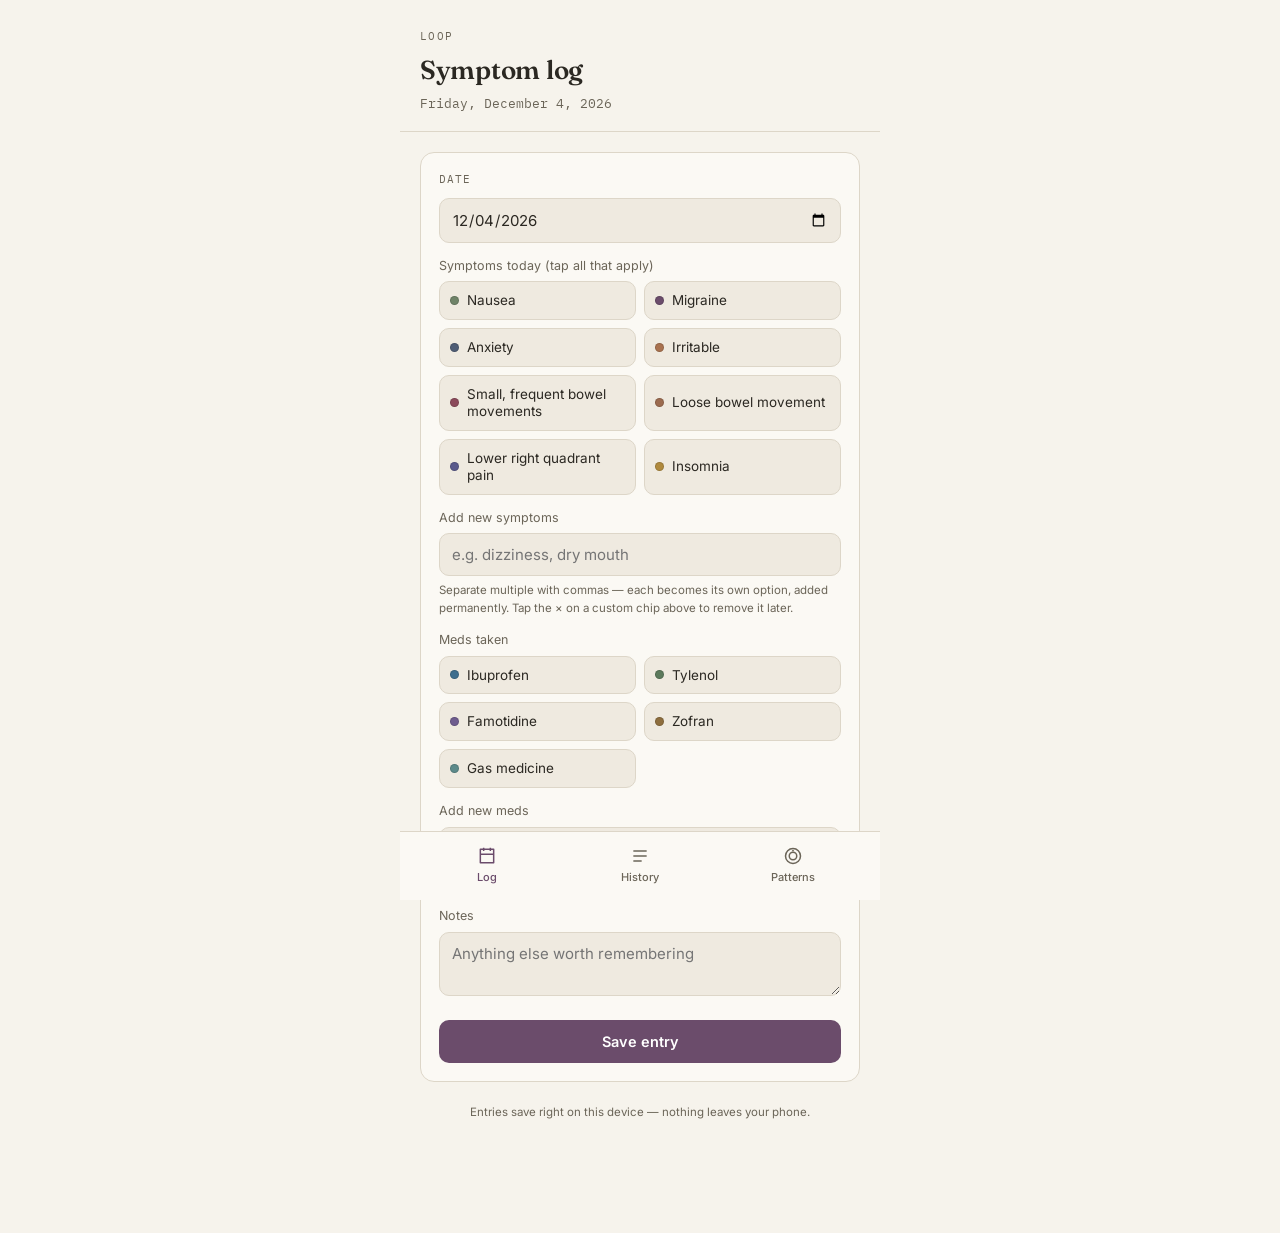
<file: loop-artifact-v6.html>
<!DOCTYPE html>
<html lang="en">
<head>
<meta charset="UTF-8">
<meta name="viewport" content="width=device-width, initial-scale=1, viewport-fit=cover">
<meta name="apple-mobile-web-app-capable" content="yes">
<meta name="apple-mobile-web-app-status-bar-style" content="black-translucent">
<meta name="theme-color" content="#F6F3EC">
<title>Loop — symptom log</title>
<link rel="preconnect" href="https://fonts.googleapis.com">
<link rel="preconnect" href="https://fonts.gstatic.com" crossorigin>
<link href="https://fonts.googleapis.com/css2?family=Fraunces:opsz,wght@9..144,400;9..144,500;9..144,600&family=Inter:wght@400;500;600&family=IBM+Plex+Mono:wght@400;500&display=swap" rel="stylesheet">
<style>
  :root{
    --bg:#F6F3EC;
    --bg-alt:#EFEAE0;
    --card:#FBF9F4;
    --ink:#2B2822;
    --ink-soft:#6B6558;
    --line:#DDD6C8;
    --plum:#6B4C6B;
    --plum-dark:#5A3E5A;
    --sage:#6F8368;
    --radius:14px;
  }
  *{box-sizing:border-box;-webkit-tap-highlight-color:transparent;}
  html,body{margin:0;padding:0;background:var(--bg);color:var(--ink);}
  body{
    font-family:'Inter',-apple-system,BlinkMacSystemFont,sans-serif;
    font-size:15px;
    line-height:1.5;
    -webkit-font-smoothing:antialiased;
  }
  h1,h2,h3{font-family:'Fraunces',Georgia,serif;font-weight:600;margin:0;letter-spacing:-0.01em;}
  .mono{font-family:'IBM Plex Mono',ui-monospace,monospace;}
  #shell{
    max-width:480px;
    margin:0 auto;
    min-height:100vh;
    background:var(--bg);
    display:flex;
    flex-direction:column;
    position:relative;
  }
  header{
    padding:28px 20px 18px;
    border-bottom:1px solid var(--line);
  }
  header .eyebrow{
    font-family:'IBM Plex Mono',monospace;
    font-size:11px;
    letter-spacing:0.12em;
    text-transform:uppercase;
    color:var(--ink-soft);
    margin-bottom:6px;
  }
  header h1{font-size:26px;}
  header .today{
    margin-top:4px;
    font-size:13px;
    color:var(--ink-soft);
  }
  main{
    flex:1;
    padding:20px 20px 100px;
  }
  .card{
    background:var(--card);
    border:1px solid var(--line);
    border-radius:var(--radius);
    padding:18px;
    margin-bottom:16px;
  }
  .section-label{
    font-family:'IBM Plex Mono',monospace;
    font-size:11px;
    letter-spacing:0.1em;
    text-transform:uppercase;
    color:var(--ink-soft);
    margin-bottom:10px;
    display:block;
  }
  .banner{
    font-size:12px;
    color:#8C4A5B;
    background:#F3E7E4;
    border:1px solid #E2C9C4;
    border-radius:10px;
    padding:9px 12px;
    margin-bottom:16px;
  }
  input[type="date"], input[type="number"], input[type="text"], textarea{
    width:100%;
    max-width:100%;
    min-width:0;
    box-sizing:border-box;
    font-family:'Inter',sans-serif;
    font-size:15px;
    color:var(--ink);
    background:var(--bg-alt);
    border:1px solid var(--line);
    border-radius:10px;
    padding:11px 12px;
    outline:none;
  }
  input[type="date"]{
    appearance:none;
    -webkit-appearance:none;
  }
  input:focus, textarea:focus{
    border-color:var(--plum);
  }
  textarea{resize:vertical;min-height:64px;font-family:inherit;}
  .symptom-grid{
    display:grid;
    grid-template-columns:1fr 1fr;
    gap:8px;
  }
  .symptom-toggle{
    display:flex;
    align-items:center;
    gap:8px;
    padding:10px 10px;
    border:1px solid var(--line);
    border-radius:10px;
    background:var(--bg-alt);
    cursor:pointer;
    user-select:none;
    font-size:13.5px;
    line-height:1.25;
    position:relative;
  }
  .chip-remove{
    margin-left:auto;
    padding-left:6px;
    font-size:15px;
    line-height:1;
    color:var(--ink-soft);
  }
  .symptom-toggle.active .chip-remove{color:rgba(255,255,255,0.7);}
  .symptom-toggle .dot{
    width:9px;height:9px;border-radius:50%;flex:none;
    border:1px solid rgba(0,0,0,0.15);
  }
  .symptom-toggle.active{
    background:var(--ink);
    color:#fff;
    border-color:var(--ink);
  }
  .symptom-toggle.active .dot{border-color:rgba(255,255,255,0.5);}
  label.field-label{
    display:block;
    font-size:12.5px;
    color:var(--ink-soft);
    margin:14px 0 6px;
  }
  .hint{font-size:11.5px;color:var(--ink-soft);margin-top:6px;}
  button.primary{
    width:100%;
    margin-top:18px;
    padding:13px;
    border:none;
    border-radius:10px;
    background:var(--plum);
    color:#fff;
    font-family:'Inter',sans-serif;
    font-weight:600;
    font-size:14.5px;
    cursor:pointer;
    transition:background 0.15s ease;
  }
  button.primary:active{background:var(--plum-dark);}
  button.primary.saved{background:var(--sage);}
  .empty-state{
    text-align:center;
    padding:36px 16px;
    color:var(--ink-soft);
  }
  .empty-state h3{font-size:17px;color:var(--ink);margin-bottom:6px;}
  .empty-state p{font-size:13.5px;margin:0;}
  .month-header{
    font-family:'IBM Plex Mono',monospace;
    font-size:11px;
    letter-spacing:0.1em;
    text-transform:uppercase;
    color:var(--ink-soft);
    margin:20px 0 8px;
  }
  .month-header:first-child{margin-top:0;}
  .entry-row{
    background:var(--card);
    border:1px solid var(--line);
    border-radius:var(--radius);
    padding:14px 16px;
    margin-bottom:10px;
  }
  .entry-row .top{
    display:flex;
    justify-content:space-between;
    align-items:baseline;
    margin-bottom:8px;
  }
  .entry-row .date{font-weight:600;font-size:15px;}
  .entry-row .weekday{font-size:11.5px;color:var(--ink-soft);margin-left:6px;font-weight:400;}
  .entry-row .del{
    background:none;border:none;color:var(--ink-soft);
    font-size:12px;cursor:pointer;padding:4px 2px;
    font-family:'IBM Plex Mono',monospace;
    margin-left:10px;
  }
  .entry-row .del:first-of-type{margin-left:0;}
  .entry-row .del:active{color:#8C4A5B;}
  .tags{display:flex;flex-wrap:wrap;gap:6px;margin-bottom:6px;}
  .tag{
    font-size:11.5px;
    padding:3px 9px;
    border-radius:20px;
    color:#fff;
    font-weight:500;
  }
  .entry-row .notes{font-size:13px;color:var(--ink-soft);margin-top:4px;}
  .wheel-wrap{display:flex;justify-content:center;margin:6px 0 4px;}
  .legend{
    display:flex;
    flex-direction:column;
    gap:7px;
    margin-top:16px;
  }
  .legend-row{
    display:flex;
    align-items:center;
    gap:9px;
    font-size:13px;
  }
  .legend-row .dot{width:9px;height:9px;border-radius:50%;flex:none;}
  .legend-row .count{margin-left:auto;color:var(--ink-soft);font-family:'IBM Plex Mono',monospace;font-size:12px;}
  .cycle-input-row{
    display:flex;
    align-items:center;
    gap:10px;
    margin-bottom:16px;
  }
  .cycle-input-row input{width:72px;flex:none;}
  .cycle-input-row span{font-size:13px;color:var(--ink-soft);}
  nav.tabbar{
    position:fixed;
    bottom:0;left:0;right:0;
    max-width:480px;
    margin:0 auto;
    background:var(--card);
    border-top:1px solid var(--line);
    display:flex;
    padding:8px 10px calc(10px + env(safe-area-inset-bottom));
  }
  nav.tabbar button{
    flex:1;
    background:none;
    border:none;
    display:flex;
    flex-direction:column;
    align-items:center;
    gap:4px;
    padding:6px 4px;
    cursor:pointer;
    color:var(--ink-soft);
    font-family:'Inter',sans-serif;
    font-size:11px;
    font-weight:500;
  }
  nav.tabbar button.active{color:var(--plum);}
  nav.tabbar svg{width:20px;height:20px;}
  .footer-note{
    text-align:center;
    font-size:11.5px;
    color:var(--ink-soft);
    margin-top:22px;
  }
  .footer-note button{
    background:none;border:none;color:var(--ink-soft);
    text-decoration:underline;font-size:11.5px;cursor:pointer;
    font-family:inherit;padding:0;
  }
</style>
</head>
<body>
<div id="shell">
  <header>
    <div class="eyebrow">Loop</div>
    <h1>Symptom log</h1>
    <div class="today mono" id="today-label"></div>
  </header>
  <main id="main"></main>
  <nav class="tabbar">
    <button data-view="log" id="tab-log">
      <svg viewBox="0 0 24 24" fill="none" stroke="currentColor" stroke-width="1.8"><path d="M4 4h16v16H4z" stroke-linejoin="round"/><path d="M8 2v4M16 2v4M4 10h16"/></svg>
      Log
    </button>
    <button data-view="history" id="tab-history">
      <svg viewBox="0 0 24 24" fill="none" stroke="currentColor" stroke-width="1.8"><path d="M4 6h16M4 12h16M4 18h10"/></svg>
      History
    </button>
    <button data-view="patterns" id="tab-patterns">
      <svg viewBox="0 0 24 24" fill="none" stroke="currentColor" stroke-width="1.8"><circle cx="12" cy="12" r="9"/><circle cx="12" cy="12" r="4.5"/><circle cx="12" cy="5.5" r="1.1" fill="currentColor" stroke="none"/></svg>
      Patterns
    </button>
  </nav>
</div>

<script>
const BASE_SYMPTOMS = [
  {id:'nausea', label:'Nausea', color:'#6F8368'},
  {id:'migraine', label:'Migraine', color:'#6B4C6B'},
  {id:'anxiety', label:'Anxiety', color:'#4F5D75'},
  {id:'irritable', label:'Irritable', color:'#A9724F'},
  {id:'bowel-frequent', label:'Small, frequent bowel movements', color:'#8C4A5B'},
  {id:'bowel-loose', label:'Loose bowel movement', color:'#9C6B4F'},
  {id:'rlq-pain', label:'Lower right quadrant pain', color:'#5A5A8C'},
  {id:'insomnia', label:'Insomnia', color:'#B08A3E'},
];
const CUSTOM_PALETTE = ['#7C9A92','#8A8272','#4F7A6B','#7A5C6B','#5C7A9C','#9C8A4F','#6B4A5C','#5C8A5C','#8A5C4A','#4A6B8A'];
const BASE_MEDS = [
  {id:'ibuprofen', label:'Ibuprofen', color:'#3E6E8E'},
  {id:'tylenol', label:'Tylenol', color:'#5C7A5C'},
  {id:'famotidine', label:'Famotidine', color:'#6E5C8E'},
  {id:'zofran', label:'Zofran', color:'#8E6E3E'},
  {id:'gas-medicine', label:'Gas medicine', color:'#5C8A8A'},
];
const MEDS_CUSTOM_PALETTE = ['#4A6B8A','#6B4A8A','#8A6B4A','#4A8A6B','#8A4A6B','#6B8A4A','#4A4A8A','#8A8A4A'];
const STORAGE_KEY = 'loop-tracker-data';

let storageAvailable = true;
let state = {
  entries: [],
  cycleLength: 28,
  customSymptoms: [],
  customMeds: [],
  loaded: false,
  view: 'log',
  editing: null, // date string of the entry currently being edited, or null
  form: { date: todayISO(), symptoms: new Set(), meds: new Set(), other: '', otherMeds: '', notes: '' }
};

function allSymptoms(){
  return BASE_SYMPTOMS.concat(state.customSymptoms);
}
function allMeds(){
  return BASE_MEDS.concat(state.customMeds);
}
function todayISO(){
  const d = new Date();
  const off = d.getTimezoneOffset();
  const local = new Date(d.getTime() - off*60000);
  return local.toISOString().slice(0,10);
}
function fmtDate(iso){
  const [y,m,d] = iso.split('-').map(Number);
  const dt = new Date(y, m-1, d);
  return dt.toLocaleDateString(undefined, {month:'short', day:'numeric', year:'numeric'});
}
function fmtWeekday(iso){
  const [y,m,d] = iso.split('-').map(Number);
  return new Date(y,m-1,d).toLocaleDateString(undefined, {weekday:'short'});
}
function fmtMonthHeader(iso){
  const [y,m] = iso.split('-').map(Number);
  return new Date(y,m-1,1).toLocaleDateString(undefined, {month:'long', year:'numeric'});
}
function daysBetween(aISO, bISO){
  const [ay,am,ad]=aISO.split('-').map(Number);
  const [by,bm,bd]=bISO.split('-').map(Number);
  const a = Date.UTC(ay,am-1,ad);
  const b = Date.UTC(by,bm-1,bd);
  return Math.round((b-a)/86400000);
}
function slugify(str){
  return str.toLowerCase().trim().replace(/[^a-z0-9]+/g,'-').replace(/^-+|-+$/g,'');
}

// Uses the browser's own local storage — works entirely on your device,
// with no dependency on Claude's servers, so it's reliable once this page
// is loaded as a real published link in Safari (not previewed in Claude).
function loadData(){
  try{
    const raw = window.localStorage.getItem(STORAGE_KEY);
    if(raw){
      const parsed = JSON.parse(raw);
      state.entries = parsed.entries || [];
      state.cycleLength = parsed.cycleLength || 28;
      state.customSymptoms = parsed.customSymptoms || [];
      state.customMeds = parsed.customMeds || [];
    }
  }catch(e){
    storageAvailable = false;
    console.error('Storage unavailable:', e);
  }
  state.loaded = true;
  render();
}

function saveData(){
  try{
    window.localStorage.setItem(STORAGE_KEY, JSON.stringify({
      entries: state.entries,
      cycleLength: state.cycleLength,
      customSymptoms: state.customSymptoms,
      customMeds: state.customMeds
    }));
    storageAvailable = true;
    return true;
  }catch(e){
    storageAvailable = false;
    console.error('Storage error:', e);
    return false;
  }
}

function setView(v){
  state.view = v;
  render();
}
function toggleSymptom(id){
  if(state.form.symptoms.has(id)) state.form.symptoms.delete(id);
  else state.form.symptoms.add(id);
  render();
}
function toggleMed(id){
  if(state.form.meds.has(id)) state.form.meds.delete(id);
  else state.form.meds.add(id);
  render();
}
// Splits a comma-separated field so multiple typed items each become
// their own separate, reusable option in the given list.
function resolveOtherItems(text, allItemsFn, customArray, palette){
  const labels = text.split(',').map(s => s.trim()).filter(Boolean);
  const ids = [];
  for(const label of labels){
    let id = slugify(label);
    if(!id) continue;
    const existing = allItemsFn().find(s => s.id === id || s.label.toLowerCase() === label.toLowerCase());
    if(existing){
      ids.push(existing.id);
      continue;
    }
    const color = palette[customArray.length % palette.length];
    customArray.push({id, label, color});
    ids.push(id);
  }
  return ids;
}
function resolveOtherSymptoms(text){
  return resolveOtherItems(text, allSymptoms, state.customSymptoms, CUSTOM_PALETTE);
}
function resolveOtherMeds(text){
  return resolveOtherItems(text, allMeds, state.customMeds, MEDS_CUSTOM_PALETTE);
}

async function removeCustomSymptom(id){
  if(!confirm('Remove this symptom option? It will also be cleared from any past entries.')) return;
  state.customSymptoms = state.customSymptoms.filter(s => s.id !== id);
  state.entries = state.entries.map(e => ({...e, symptoms: e.symptoms.filter(sid => sid !== id)}));
  await saveData();
  render();
}
async function removeCustomMed(id){
  if(!confirm('Remove this med option? It will also be cleared from any past entries.')) return;
  state.customMeds = state.customMeds.filter(s => s.id !== id);
  state.entries = state.entries.map(e => ({...e, meds: (e.meds||[]).filter(mid => mid !== id)}));
  await saveData();
  render();
}

function editEntry(date){
  const entry = state.entries.find(e => e.date === date);
  if(!entry) return;
  state.editing = date;
  state.form = {
    date: entry.date,
    symptoms: new Set(entry.symptoms || []),
    meds: new Set(entry.meds || []),
    other: '',
    otherMeds: '',
    notes: entry.notes || ''
  };
  state.view = 'log';
  render();
}
function cancelEdit(){
  state.editing = null;
  state.form = { date: todayISO(), symptoms: new Set(), meds: new Set(), other: '', otherMeds: '', notes: '' };
  render();
}

async function saveEntry(){
  const f = state.form;
  const otherSymptomIds = resolveOtherSymptoms(f.other);
  const otherMedIds = resolveOtherMeds(f.otherMeds);
  const symptomIds = Array.from(new Set([...Array.from(f.symptoms), ...otherSymptomIds]));
  const medIds = Array.from(new Set([...Array.from(f.meds), ...otherMedIds]));
  if(symptomIds.length === 0 && medIds.length === 0){ return; }

  const idx = state.entries.findIndex(e => e.date === f.date);
  const isEditingThis = state.editing === f.date;
  let finalSymptoms, finalMeds;
  if(idx >= 0 && !isEditingThis){
    // Quick add to an existing day (not an explicit edit) — merge in.
    finalSymptoms = Array.from(new Set([...state.entries[idx].symptoms, ...symptomIds]));
    finalMeds = Array.from(new Set([...(state.entries[idx].meds||[]), ...medIds]));
  } else {
    // Explicit edit, or a brand new entry — use exactly what's checked now.
    finalSymptoms = symptomIds;
    finalMeds = medIds;
  }
  const entry = {
    date: f.date,
    symptoms: finalSymptoms,
    meds: finalMeds,
    notes: f.notes.trim() || (idx >= 0 && !isEditingThis ? state.entries[idx].notes : '')
  };
  if(idx >= 0) state.entries[idx] = entry;
  else state.entries.push(entry);
  state.entries.sort((a,b) => a.date < b.date ? 1 : -1);

  const ok = await saveData();
  const btn = document.getElementById('save-btn');
  if(btn){
    btn.textContent = ok ? 'Saved' : 'Could not save on this device';
    btn.classList.toggle('saved', ok);
    setTimeout(() => { btn.textContent = 'Save entry'; btn.classList.remove('saved'); }, 1400);
  }
  state.editing = null;
  state.form = { date: todayISO(), symptoms: new Set(), meds: new Set(), other: '', otherMeds: '', notes: '' };
  render();
}
async function deleteEntry(date){
  state.entries = state.entries.filter(e => e.date !== date);
  if(state.editing === date) cancelEdit();
  await saveData();
  render();
}
function updateCycleLength(val){
  const n = parseInt(val, 10);
  state.cycleLength = (n && n > 0 && n <= 90) ? n : state.cycleLength;
  saveData();
  render();
}

function renderStorageBanner(){
  if(storageAvailable) return '';
  return '<div class="banner">This browser is blocking on-device storage (common in private/incognito mode), so entries won\'t save between visits. Try opening this file in a normal Safari tab.</div>';
}

function renderLog(){
  const f = state.form;
  const baseSymptomIds = new Set(BASE_SYMPTOMS.map(s => s.id));
  const baseMedIds = new Set(BASE_MEDS.map(s => s.id));

  const symptomChips = allSymptoms().map(s => {
    const removable = !baseSymptomIds.has(s.id);
    return `
    <div class="symptom-toggle ${f.symptoms.has(s.id) ? 'active' : ''}" data-toggle="${s.id}">
      <span class="dot" style="background:${s.color}"></span>${escapeHtml(s.label)}
      ${removable ? `<span class="chip-remove" data-remove-custom="${s.id}">&times;</span>` : ''}
    </div>
  `;
  }).join('');

  const medChips = allMeds().map(m => {
    const removable = !baseMedIds.has(m.id);
    return `
    <div class="symptom-toggle ${f.meds.has(m.id) ? 'active' : ''}" data-toggle-med="${m.id}">
      <span class="dot" style="background:${m.color}"></span>${escapeHtml(m.label)}
      ${removable ? `<span class="chip-remove" data-remove-med="${m.id}">&times;</span>` : ''}
    </div>
  `;
  }).join('');

  const editingBanner = state.editing ? `
    <div class="banner" style="color:var(--plum);background:#EFE7EC;border-color:#DCC9D6;">
      Editing ${fmtDate(state.editing)}.
      <button id="cancel-edit-btn" style="background:none;border:none;color:var(--plum);text-decoration:underline;font-size:12px;cursor:pointer;font-family:inherit;padding:0;margin-left:4px;">Cancel</button>
    </div>
  ` : '';

  return `
    ${renderStorageBanner()}
    ${editingBanner}
    <div class="card">
      <span class="section-label">Date</span>
      <input type="date" id="date-input" value="${f.date}" max="${todayISO()}">

      <label class="field-label">Symptoms today (tap all that apply)</label>
      <div class="symptom-grid">${symptomChips}</div>
      <label class="field-label">Add new symptoms</label>
      <input type="text" id="other-input" placeholder="e.g. dizziness, dry mouth" value="${escapeHtml(f.other)}">
      <div class="hint">Separate multiple with commas — each becomes its own option, added permanently. Tap the × on a custom chip above to remove it later.</div>

      <label class="field-label">Meds taken</label>
      <div class="symptom-grid">${medChips}</div>
      <label class="field-label">Add new meds</label>
      <input type="text" id="other-meds-input" placeholder="e.g. melatonin, magnesium" value="${escapeHtml(f.otherMeds)}">
      <div class="hint">Same as above — separate multiple with commas.</div>

      <label class="field-label">Notes</label>
      <textarea id="notes-input" placeholder="Anything else worth remembering">${escapeHtml(f.notes)}</textarea>
      <button class="primary" id="save-btn">${state.editing ? 'Update entry' : 'Save entry'}</button>
    </div>
    <p class="footer-note">Entries save right on this device — nothing leaves your phone.</p>
  `;
}

function renderHistory(){
  if(state.entries.length === 0){
    return `
      ${renderStorageBanner()}
      <div class="empty-state">
        <h3>No entries yet</h3>
        <p>Log today's symptoms and they'll show up here.</p>
      </div>
    `;
  }
  const symptomMap = {};
  allSymptoms().forEach(s => symptomMap[s.id] = s);
  const medMap = {};
  allMeds().forEach(m => medMap[m.id] = m);

  let html = renderStorageBanner();
  let lastMonth = '';
  for(const e of state.entries){
    const monthKey = e.date.slice(0,7);
    if(monthKey !== lastMonth){
      html += `<div class="month-header">${fmtMonthHeader(e.date)}</div>`;
      lastMonth = monthKey;
    }
    const tags = e.symptoms.map(id => {
      const s = symptomMap[id];
      return s ? `<span class="tag" style="background:${s.color}">${escapeHtml(s.label)}</span>` : '';
    }).join('');
    const medTags = (e.meds || []).map(id => {
      const m = medMap[id];
      return m ? `<span class="tag" style="background:${m.color}">${escapeHtml(m.label)}</span>` : '';
    }).join('');

    html += `
      <div class="entry-row">
        <div class="top">
          <div><span class="date">${fmtDate(e.date)}</span><span class="weekday">${fmtWeekday(e.date)}</span></div>
          <div>
            <button class="del" data-edit="${e.date}">edit</button>
            <button class="del" data-del="${e.date}">delete</button>
          </div>
        </div>
        <div class="tags">${tags || '<span style="color:var(--ink-soft);font-size:12.5px;">no symptoms marked</span>'}</div>
        ${medTags ? `<div class="tags" style="margin-top:2px;"><span style="font-size:11px;color:var(--ink-soft);margin-right:4px;align-self:center;">Took:</span>${medTags}</div>` : ''}
        ${e.notes ? `<div class="notes">${escapeHtml(e.notes)}</div>` : ''}
      </div>
    `;
  }
  return html;
}

function renderPatterns(){
  if(state.entries.length < 3){
    return `
      ${renderStorageBanner()}
      <div class="empty-state">
        <h3>Not enough data yet</h3>
        <p>Log at least a few days — patterns start to show once you have some history.</p>
      </div>
    `;
  }

  const rings = allSymptoms();
  const cycleLength = state.cycleLength;
  const sortedByDate = [...state.entries].sort((a,b) => a.date < b.date ? -1 : 1);
  const anchor = sortedByDate[0].date;

  const cx = 170, cy = 170, innerR = 46, outerR = 160;
  const spacing = (outerR - innerR) / rings.length;

  let ringsSvg = '';
  rings.forEach((r, i) => {
    ringsSvg += `<circle cx="${cx}" cy="${cy}" r="${innerR + spacing*i}" fill="none" stroke="var(--line)" stroke-width="1"/>`;
  });
  ringsSvg += `<circle cx="${cx}" cy="${cy}" r="${outerR}" fill="none" stroke="var(--line)" stroke-width="1"/>`;
  ringsSvg += `<line x1="${cx}" y1="${cy-innerR}" x2="${cx}" y2="${cy-outerR}" stroke="var(--line)" stroke-width="1"/>`;
  const midDay = Math.round(cycleLength/2);
  ringsSvg += `<line x1="${cx}" y1="${cy+innerR}" x2="${cx}" y2="${cy+outerR}" stroke="var(--line)" stroke-width="1" stroke-dasharray="2,3"/>`;

  const counts = {};
  rings.forEach(r => counts[r.id] = 0);

  let dotsSvg = '';
  for(const e of state.entries){
    const raw = daysBetween(anchor, e.date) % cycleLength;
    const dayIdx = ((raw % cycleLength) + cycleLength) % cycleLength;
    const angle = (dayIdx / cycleLength) * 2 * Math.PI - Math.PI/2;
    e.symptoms.forEach(id => {
      const ringIndex = rings.findIndex(r => r.id === id);
      if(ringIndex === -1) return;
      counts[id] = (counts[id] || 0) + 1;
      const rad = innerR + spacing * (ringIndex + 0.5);
      const x = cx + rad * Math.cos(angle);
      const y = cy + rad * Math.sin(angle);
      const color = rings[ringIndex].color;
      dotsSvg += `<circle cx="${x.toFixed(1)}" cy="${y.toFixed(1)}" r="4.2" fill="${color}" fill-opacity="0.82" stroke="var(--card)" stroke-width="0.8"/>`;
    });
  }

  const svg = `
    <svg viewBox="0 0 340 340" width="300" height="300">
      ${ringsSvg}
      ${dotsSvg}
      <text x="${cx}" y="${cy-4}" text-anchor="middle" font-family="IBM Plex Mono, monospace" font-size="11" fill="var(--ink)">${cycleLength}-day</text>
      <text x="${cx}" y="${cy+11}" text-anchor="middle" font-family="IBM Plex Mono, monospace" font-size="9.5" fill="var(--ink-soft)">cycle</text>
      <text x="${cx}" y="${cy-outerR-8}" text-anchor="middle" font-family="IBM Plex Mono, monospace" font-size="10" fill="var(--ink-soft)">day 1</text>
      <text x="${cx}" y="${cy+outerR+16}" text-anchor="middle" font-family="IBM Plex Mono, monospace" font-size="10" fill="var(--ink-soft)">day ${midDay+1}</text>
    </svg>
  `;

  const legend = rings.map(r => `
    <div class="legend-row">
      <span class="dot" style="background:${r.color}"></span>
      <span>${r.label}</span>
      <span class="count">${counts[r.id] || 0}</span>
    </div>
  `).join('');

  return `
    ${renderStorageBanner()}
    <div class="card">
      <span class="section-label">Assumed cycle length</span>
      <div class="cycle-input-row">
        <input type="number" id="cycle-input" value="${cycleLength}" min="14" max="90">
        <span>days — adjust to match your pill pack or what feels right</span>
      </div>
      <div class="wheel-wrap">${svg}</div>
      <p style="font-size:12.5px;color:var(--ink-soft);text-align:center;margin:10px 0 0;">
        Each dot is a day a symptom was logged, placed by where that day fell in the cycle above.
        Dots clustering around the same angle across rings hint at a cyclical pattern.
      </p>
      <div class="legend">${legend}</div>
    </div>
    <p class="footer-note">First entry logged: ${fmtDate(anchor)} — used as the wheel's starting point.
      <button id="clear-data-btn">Clear all data</button>
    </p>
  `;
}

function escapeHtml(str){
  return (str || '').replace(/[&<>"']/g, c => ({'&':'&amp;','<':'&lt;','>':'&gt;','"':'&quot;',"'":'&#39;'}[c]));
}

function render(){
  document.getElementById('today-label').textContent = new Date().toLocaleDateString(undefined, {weekday:'long', month:'long', day:'numeric', year:'numeric'});
  ['log','history','patterns'].forEach(v => {
    document.getElementById('tab-'+v).classList.toggle('active', state.view === v);
  });
  const main = document.getElementById('main');
  if(!state.loaded){
    main.innerHTML = `<div class="empty-state"><p>Loading…</p></div>`;
    return;
  }
  if(state.view === 'log') main.innerHTML = renderLog();
  else if(state.view === 'history') main.innerHTML = renderHistory();
  else main.innerHTML = renderPatterns();
  attachHandlers();
}

function attachHandlers(){
  document.querySelectorAll('[data-toggle]').forEach(el => {
    el.addEventListener('click', () => toggleSymptom(el.getAttribute('data-toggle')));
  });
  document.querySelectorAll('[data-remove-custom]').forEach(el => {
    el.addEventListener('click', (ev) => {
      ev.stopPropagation();
      removeCustomSymptom(el.getAttribute('data-remove-custom'));
    });
  });
  document.querySelectorAll('[data-toggle-med]').forEach(el => {
    el.addEventListener('click', () => toggleMed(el.getAttribute('data-toggle-med')));
  });
  document.querySelectorAll('[data-remove-med]').forEach(el => {
    el.addEventListener('click', (ev) => {
      ev.stopPropagation();
      removeCustomMed(el.getAttribute('data-remove-med'));
    });
  });
  const dateInput = document.getElementById('date-input');
  if(dateInput) dateInput.addEventListener('change', e => { state.form.date = e.target.value; });
  const otherInput = document.getElementById('other-input');
  if(otherInput) otherInput.addEventListener('input', e => { state.form.other = e.target.value; });
  const otherMedsInput = document.getElementById('other-meds-input');
  if(otherMedsInput) otherMedsInput.addEventListener('input', e => { state.form.otherMeds = e.target.value; });
  const notesInput = document.getElementById('notes-input');
  if(notesInput) notesInput.addEventListener('input', e => { state.form.notes = e.target.value; });
  const saveBtn = document.getElementById('save-btn');
  if(saveBtn) saveBtn.addEventListener('click', saveEntry);
  const cancelEditBtn = document.getElementById('cancel-edit-btn');
  if(cancelEditBtn) cancelEditBtn.addEventListener('click', cancelEdit);
  document.querySelectorAll('[data-edit]').forEach(el => {
    el.addEventListener('click', () => editEntry(el.getAttribute('data-edit')));
  });
  document.querySelectorAll('[data-del]').forEach(el => {
    el.addEventListener('click', () => {
      if(confirm('Delete this entry?')) deleteEntry(el.getAttribute('data-del'));
    });
  });
  const cycleInput = document.getElementById('cycle-input');
  if(cycleInput) cycleInput.addEventListener('change', e => updateCycleLength(e.target.value));
  const clearBtn = document.getElementById('clear-data-btn');
  if(clearBtn) clearBtn.addEventListener('click', async () => {
    if(confirm('Delete all logged entries? This cannot be undone.')){
      state.entries = [];
      await saveData();
      render();
    }
  });
}

document.querySelectorAll('nav.tabbar button').forEach(btn => {
  btn.addEventListener('click', () => setView(btn.getAttribute('data-view')));
});

loadData();
</script>
</body>
</html>
</file>
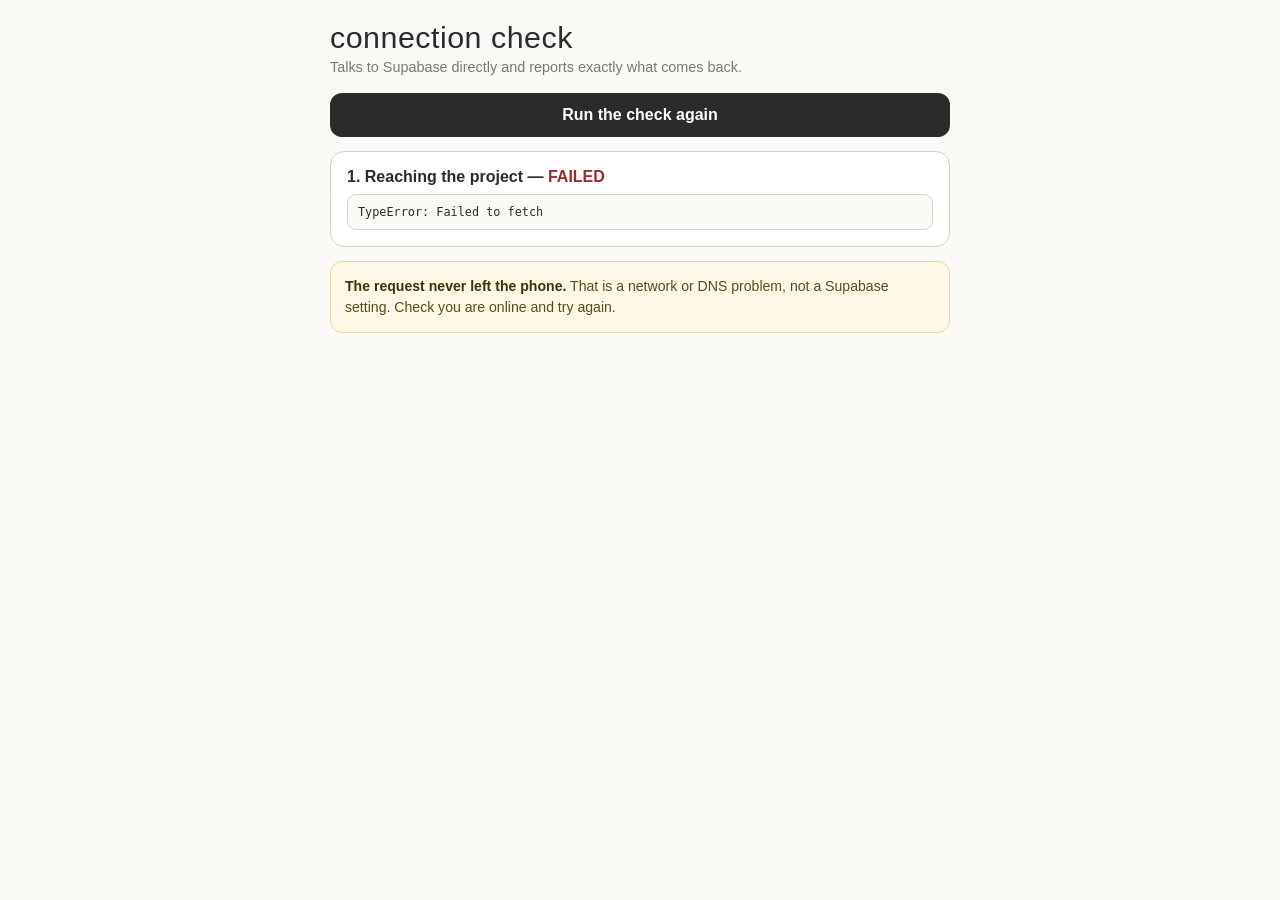
<file: blobblob/check.html>
<!DOCTYPE html>
<html lang="en">
<head>
<meta charset="UTF-8">
<meta name="viewport" content="width=device-width, initial-scale=1">
<title>Blob Blob — Connection Check</title>
<style>
  :root{--ink:#2b2b2b;--paper:#fbfaf7;--line:#d8d3c8;--card:#fff;--green:#3f7a3f;--bad:#9a2b2b;}
  *{box-sizing:border-box;}
  body{margin:0;background:var(--paper);color:var(--ink);padding:20px;
       font-family:'Segoe UI',-apple-system,BlinkMacSystemFont,sans-serif;}
  .wrap{max-width:620px;margin:0 auto;}
  h1{font-weight:300;font-size:1.9rem;margin:0 0 4px;letter-spacing:0.5px;}
  .sub{color:#777;font-size:0.9rem;margin-bottom:18px;}
  .card{background:var(--card);border:1px solid var(--line);border-radius:14px;padding:16px;margin-bottom:14px;}
  .t{font-weight:600;margin-bottom:6px;}
  .pass{color:var(--green);font-weight:600;}
  .fail{color:var(--bad);font-weight:600;}
  pre{background:var(--paper);border:1px solid var(--line);border-radius:9px;padding:10px;
      font-size:0.74rem;overflow:auto;white-space:pre-wrap;word-break:break-word;margin:8px 0 0;}
  .fix{background:#fff8e6;border:1px solid #e6d5a8;border-radius:12px;padding:14px;
       font-size:0.88rem;line-height:1.5;color:#5c4a1f;}
  .fix b{color:#3d3109;}
  button{width:100%;border:none;background:var(--ink);color:#fff;border-radius:12px;padding:13px;
         font-size:1rem;font-weight:600;cursor:pointer;font-family:inherit;margin-bottom:14px;}
</style>
</head>
<body>
<div class="wrap">
  <h1>connection check</h1>
  <div class="sub">Talks to Supabase directly and reports exactly what comes back.</div>
  <button id="run">Run the check again</button>
  <div id="out"></div>
</div>
<script>
const SUPABASE_URL = "https://vmxgrkhxykjeibrwdgkt.supabase.co";
const SUPABASE_ANON_KEY = "eyJhbGciOiJIUzI1NiIsInR5cCI6IkpXVCJ9.eyJpc3MiOiJzdXBhYmFzZSIsInJlZiI6InZteGdya2h4eWtqZWlicndkZ2t0Iiwicm9sZSI6ImFub24iLCJpYXQiOjE3ODg3MDc4MzYsImV4cCI6MjEwNDI4MzgzNn0.plP4eMzgfyubtXyYq_K0RuOAdO8E_2MfeuMO3PjtwDk";
const TABLE = "bitbybit";
const out = document.getElementById('out');

function card(title, okFlag, detail){
  const d = document.createElement('div');
  d.className = 'card';
  d.innerHTML = '<div class="t">' + title + ' — <span class="' + (okFlag?'pass':'fail') + '">' +
    (okFlag ? 'OK' : 'FAILED') + '</span></div>' +
    (detail ? '<pre>' + detail.replace(/[<>&]/g, c=>({'<':'&lt;','>':'&gt;','&':'&amp;'}[c])) + '</pre>' : '');
  out.appendChild(d);
  return okFlag;
}
function advise(html){
  const d = document.createElement('div');
  d.className = 'card fix';
  d.innerHTML = html;
  out.appendChild(d);
}

const H = {
  'apikey': SUPABASE_ANON_KEY,
  'Authorization': 'Bearer ' + SUPABASE_ANON_KEY,
  'Content-Type': 'application/json'
};

async function run(){
  out.innerHTML = '';
  let status = {};

  // 1. can we reach the project at all
  try{
    const r = await fetch(SUPABASE_URL + '/rest/v1/', {headers:H});
    status.reach = r.status;
    card('1. Reaching the project', r.status < 500, 'HTTP ' + r.status);
  }catch(e){
    card('1. Reaching the project', false, String(e));
    advise('<b>The request never left the phone.</b> That is a network or DNS problem, not a Supabase setting. Check you are online and try again.');
    return;
  }

  // 2. read from the table
  let readBody = '';
  try{
    const r = await fetch(SUPABASE_URL + '/rest/v1/' + TABLE + '?select=key&limit=1', {headers:H});
    readBody = await r.text();
    status.read = r.status;
    card('2. Reading the table', r.ok, 'HTTP ' + r.status + '\n' + readBody);
  }catch(e){
    card('2. Reading the table', false, String(e));
    status.read = 0;
  }

  // 3. write to the table
  let writeBody = '';
  try{
    const r = await fetch(SUPABASE_URL + '/rest/v1/' + TABLE, {
      method:'POST',
      headers: Object.assign({}, H, {'Prefer':'resolution=merge-duplicates,return=minimal'}),
      body: JSON.stringify([{key:'__check', value:'hello ' + new Date().toISOString()}])
    });
    writeBody = await r.text();
    status.write = r.status;
    card('3. Writing to the table', r.ok, 'HTTP ' + r.status + (writeBody ? '\n' + writeBody : '\n(empty response, which is normal on success)'));
  }catch(e){
    card('3. Writing to the table', false, String(e));
    status.write = 0;
  }

  // 4. read back what we just wrote
  try{
    const r = await fetch(SUPABASE_URL + '/rest/v1/' + TABLE + '?key=eq.__check&select=value', {headers:H});
    const b = await r.text();
    const got = r.ok && b.indexOf('hello') !== -1;
    card('4. Reading it back', got, 'HTTP ' + r.status + '\n' + b);
    status.roundtrip = got;
  }catch(e){
    card('4. Reading it back', false, String(e));
  }

  // diagnosis
  const all = (status.read === 200) && (status.write === 201 || status.write === 200 || status.write === 204) && status.roundtrip;
  if(all){
    advise('<b>Everything works.</b> Sync should be live — reopen the app and the badge should go green. If it still says offline, fully close the app and open it again.');
    return;
  }
  const codes = [status.read, status.write].filter(Boolean);
  if(codes.indexOf(404) !== -1){
    advise('<b>404 means the table is not there.</b> Either the SQL ran in a different project, or the table has another name. In Supabase open <b>Table Editor</b> and check there is a table called <b>bitbybit</b> in the <b>public</b> schema. If it is missing, run the setup SQL again in this project.');
  } else if(codes.indexOf(401) !== -1 || codes.indexOf(403) !== -1){
    advise('<b>401 or 403 means permission, not plumbing.</b> The table exists but the anon role is being turned away. In Supabase open <b>Authentication → Policies</b>, find <b>bitbybit</b>, and confirm three policies exist for SELECT, INSERT and UPDATE, each one applying to <b>public</b> or <b>anon</b>. Re-running the setup SQL creates them.');
  } else if(codes.indexOf(400) !== -1){
    advise('<b>400 means the table columns do not match.</b> It needs exactly <b>key</b> (text, primary key), <b>value</b> (text) and <b>updated_at</b>. Check the column names in Table Editor.');
  } else {
    advise('<b>Unexpected result.</b> Screenshot this whole page and send it over.');
  }
}

document.getElementById('run').addEventListener('click', run);
run();
</script>
</body>
</html>
</file>
